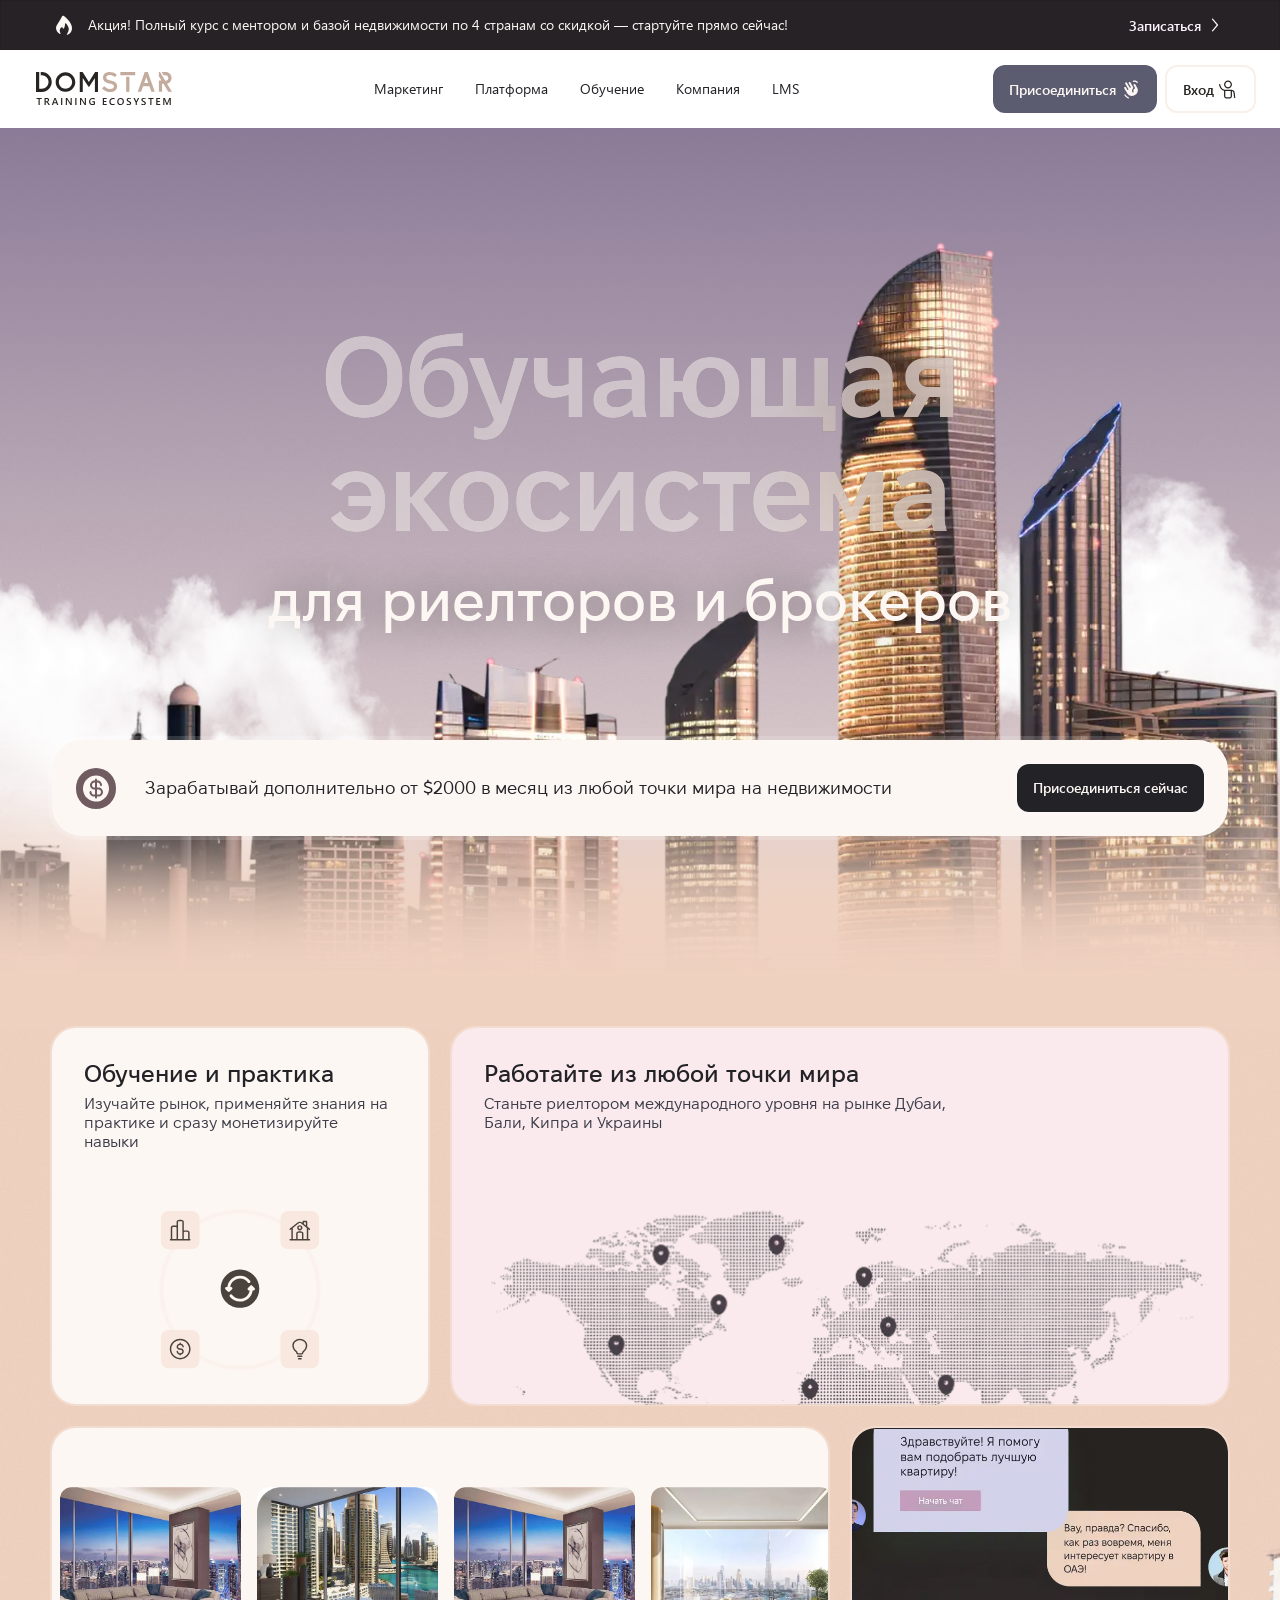
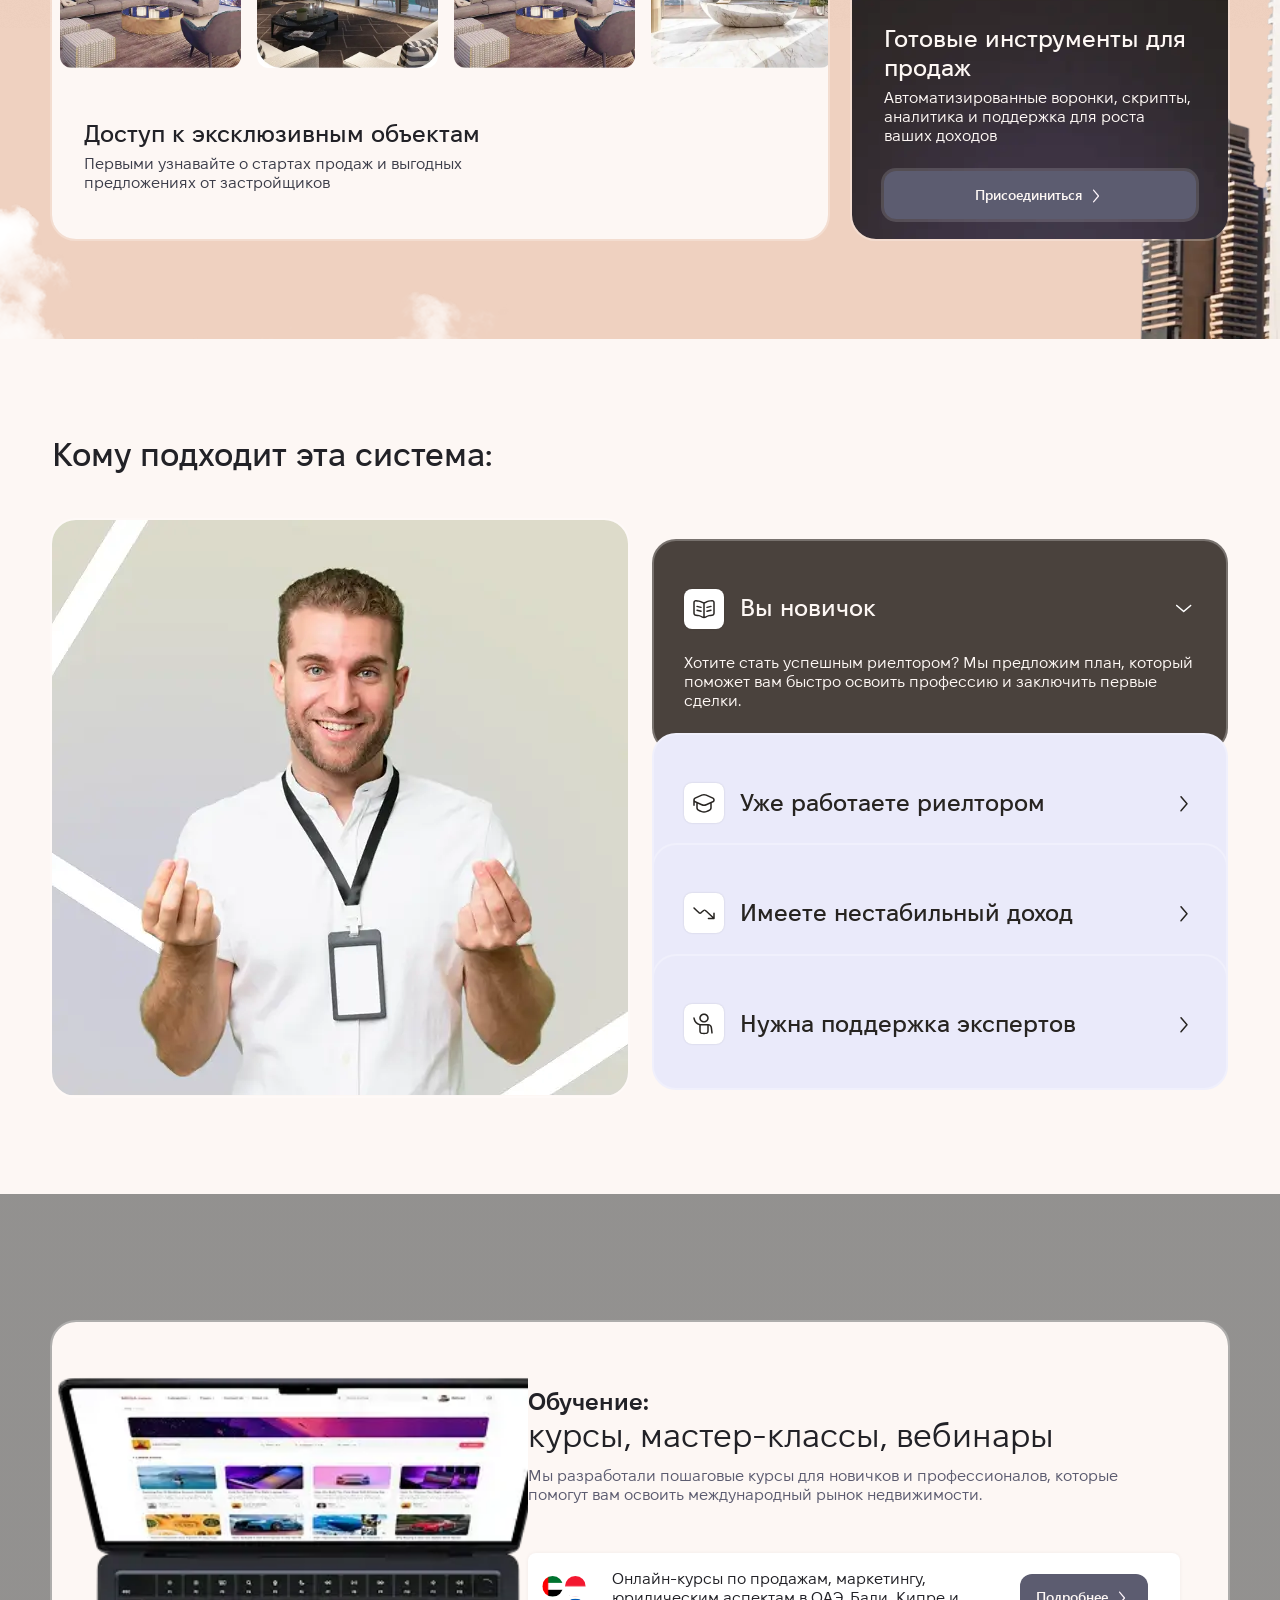
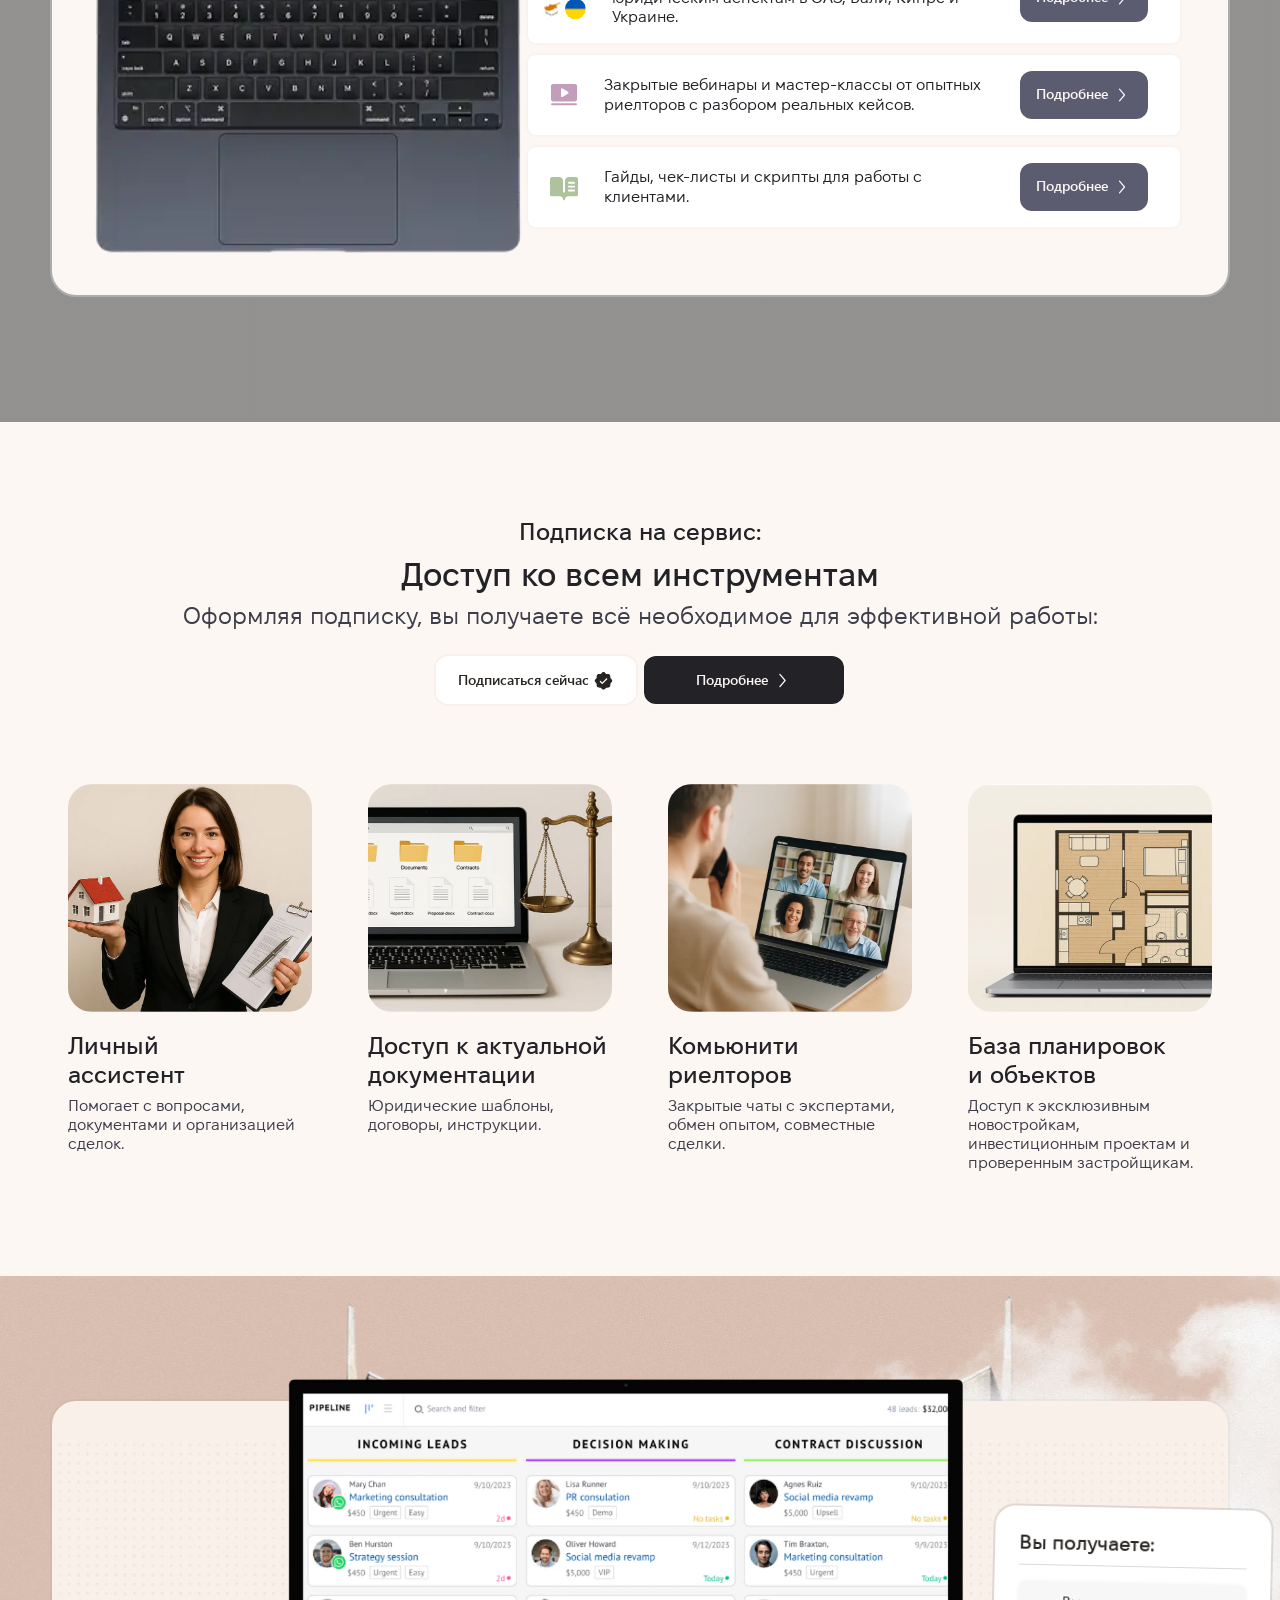
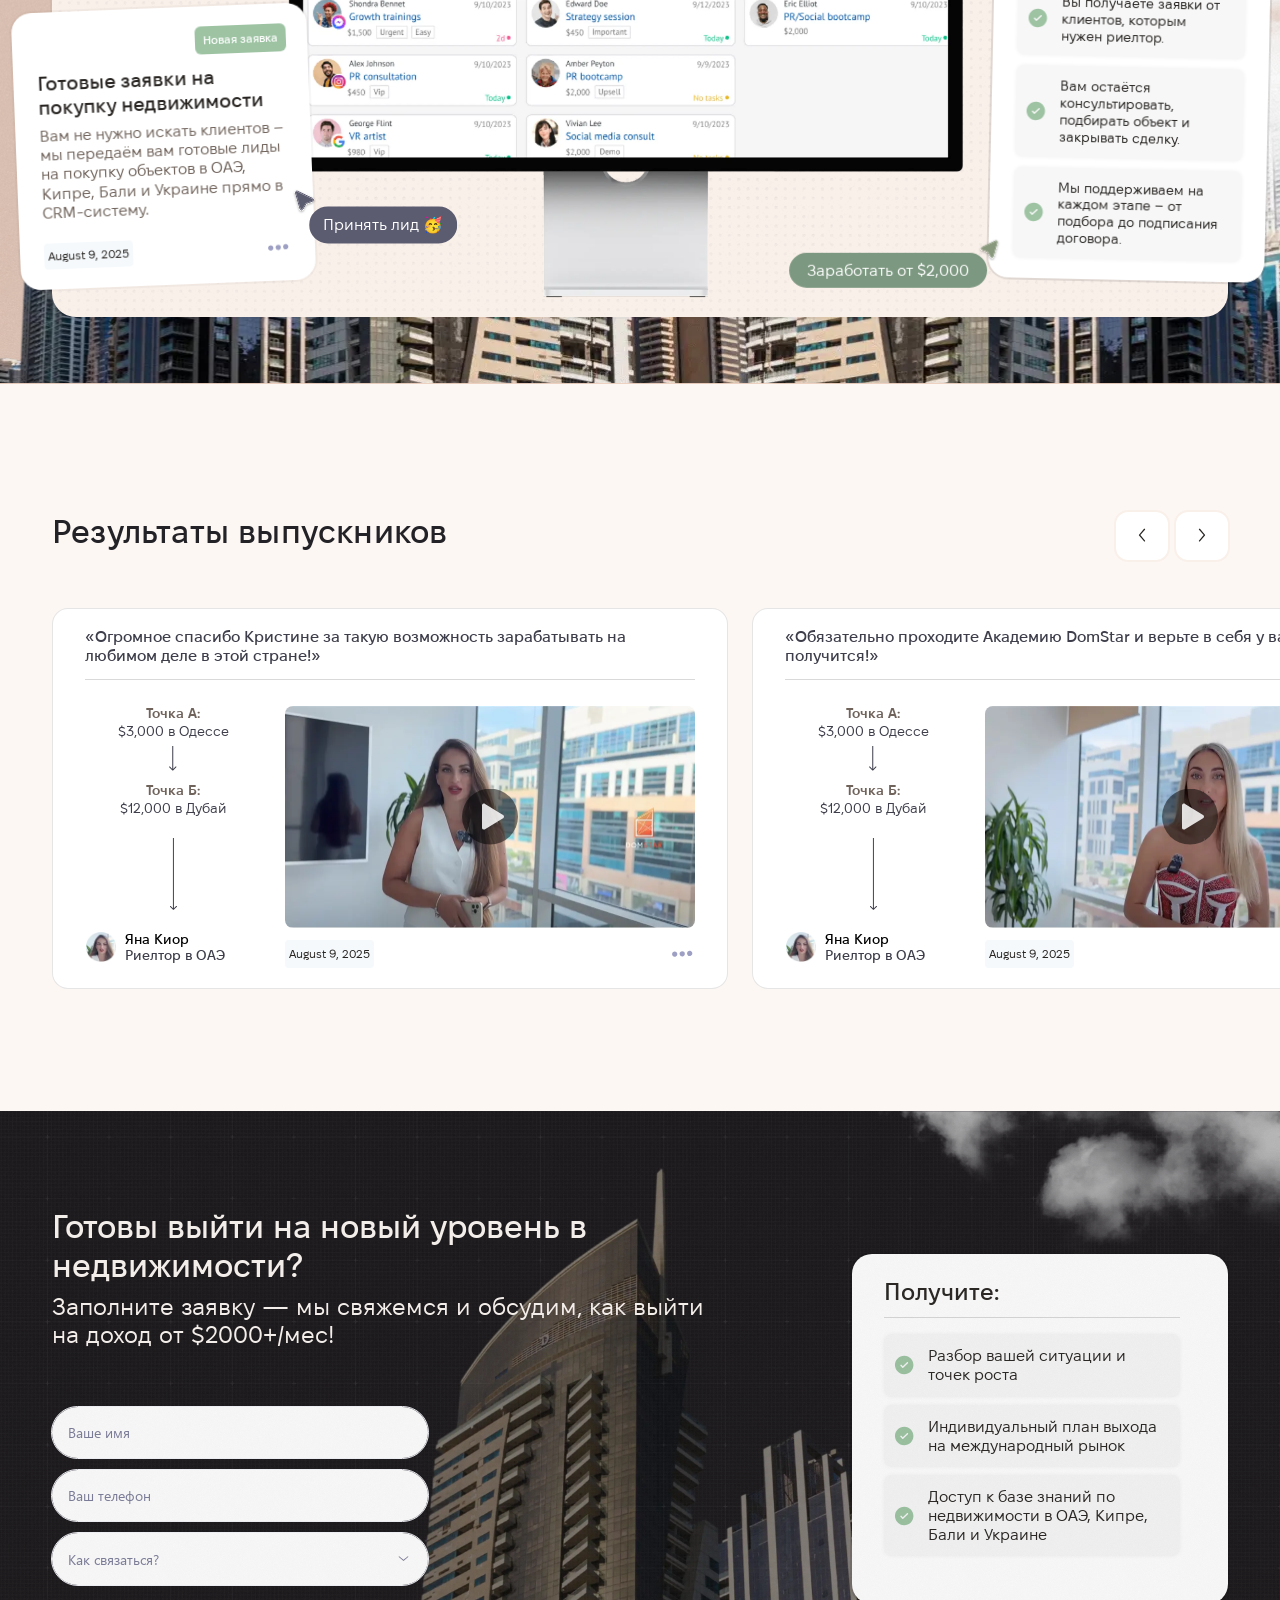
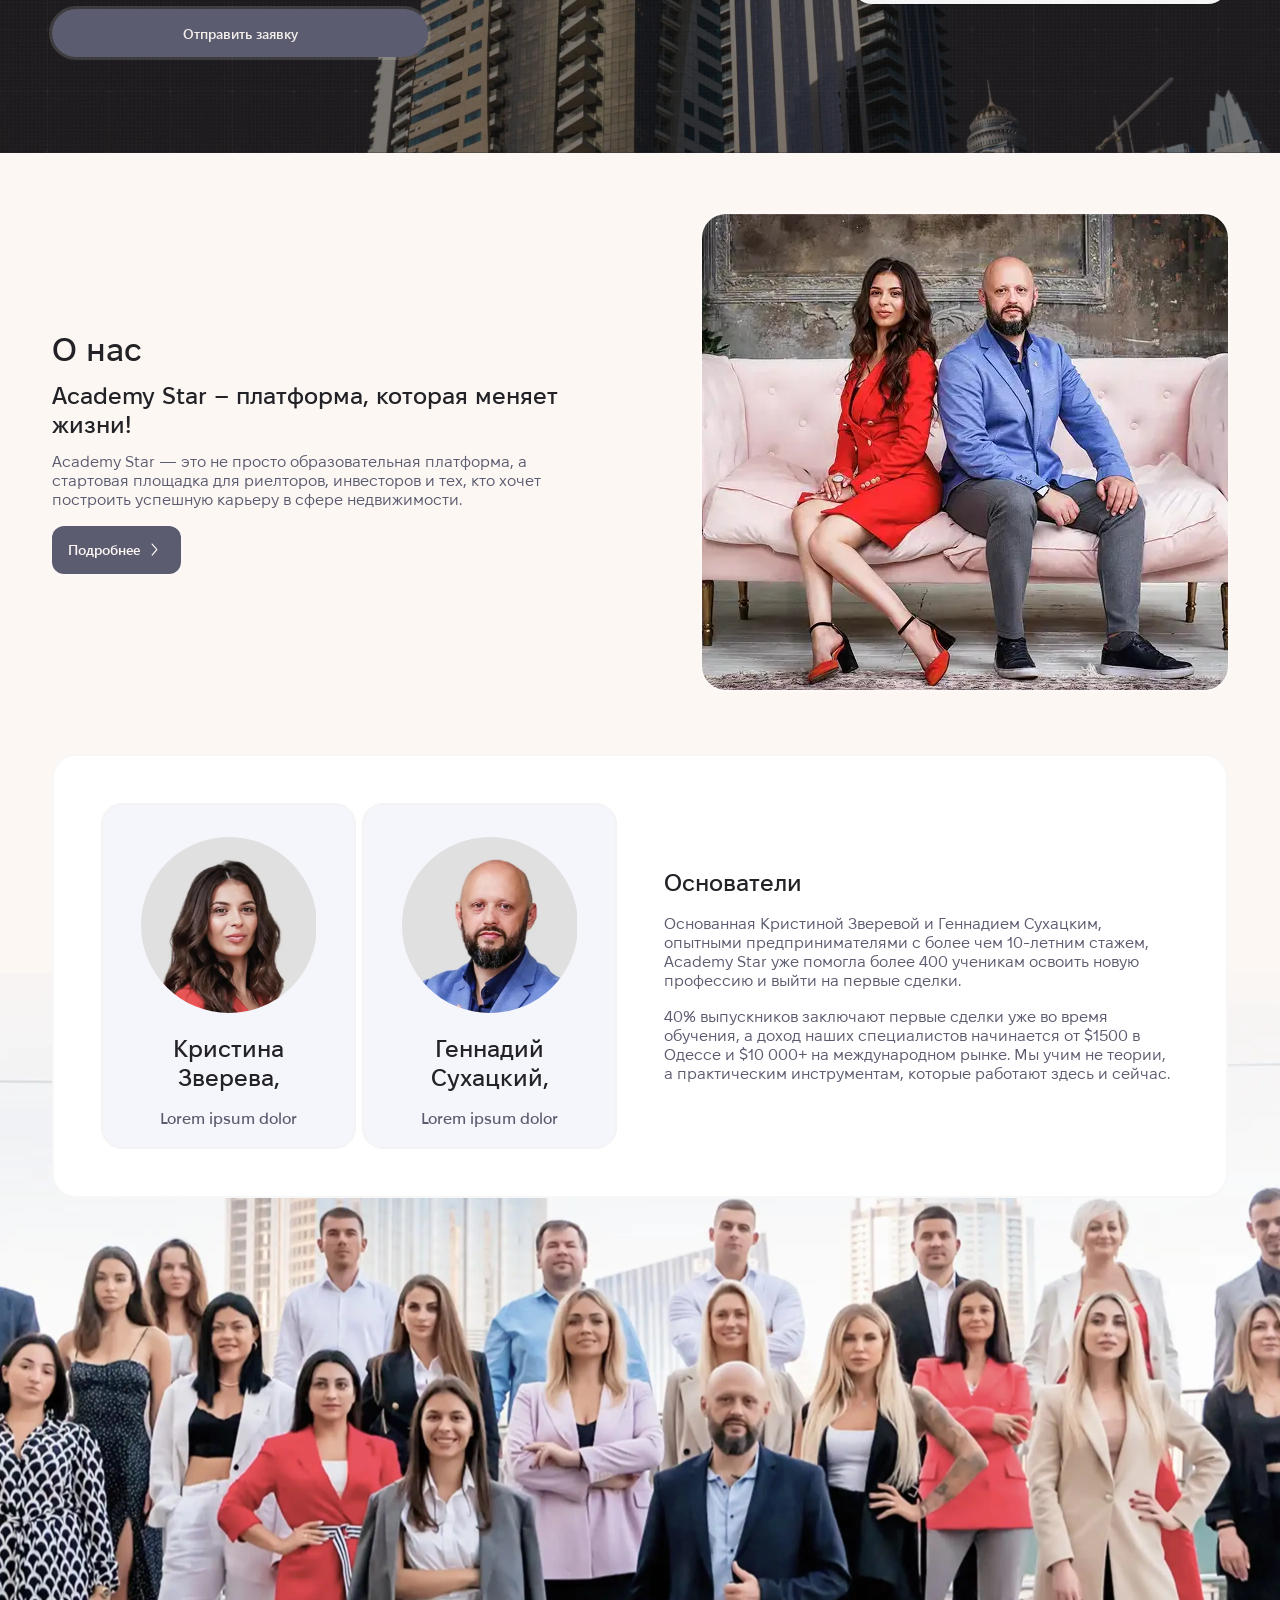
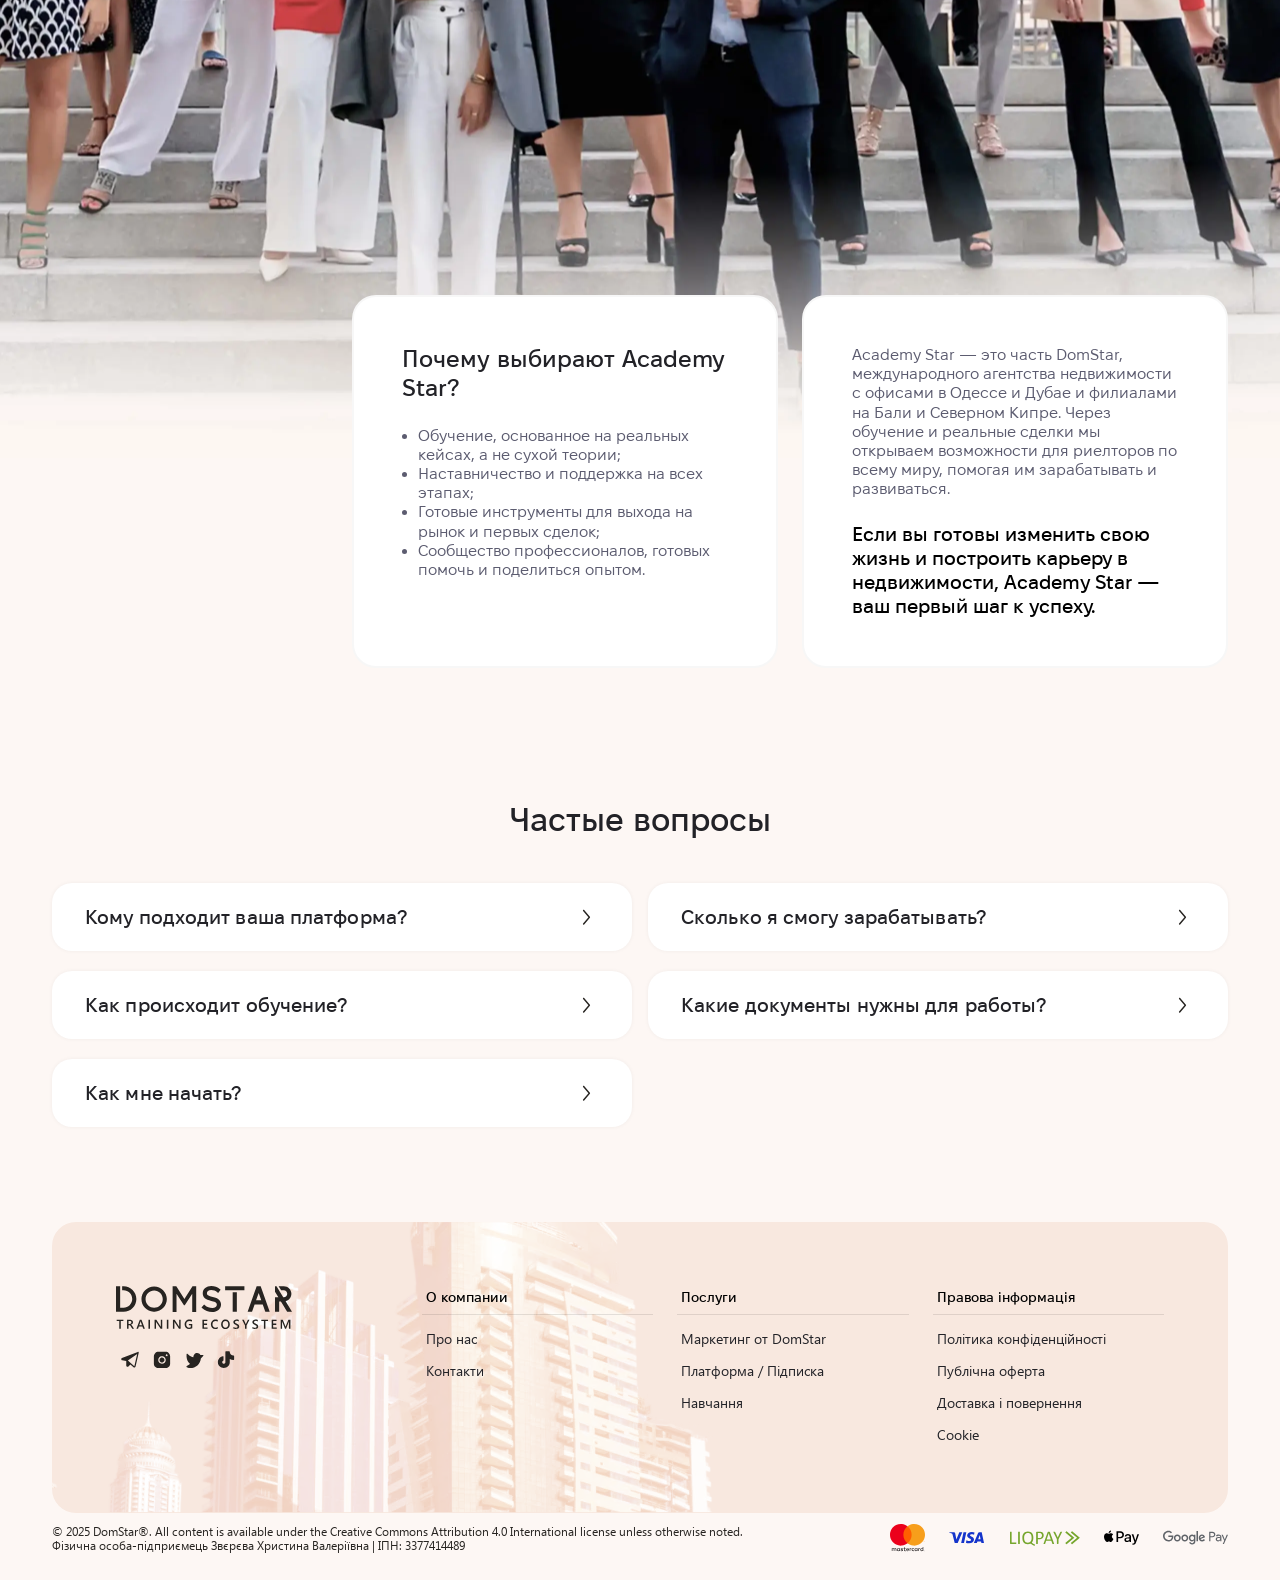
<file: index.html>
<!DOCTYPE html>
<html lang="ru">

<head>
    <meta charset="UTF-8">
    <meta name="viewport" content="width=device-width, initial-scale=1.0">
    <title>DomStar — обучающая экосистема для риелторов и брокеров</title>
    <meta name="description"
        content="DomStar — обучающая экосистема для риелторов и брокеров. Курсы, инструменты, поддержка и база недвижимости по 4 странам. Стартуйте карьеру в недвижимости с нами!">
    <meta name="keywords"
        content="DomStar, обучение риелторов, курсы недвижимости, брокеры, недвижимость, онлайн-курсы, международная недвижимость, Dubai, Бали, Кипр, Украина, обучение, инструменты для риелторов, поддержка, база недвижимости">
    <meta name="author" content="DomStar">
    <meta property="og:title" content="DomStar — обучающая экосистема для риелторов и брокеров">
    <meta property="og:description"
        content="Курсы, инструменты, поддержка и база недвижимости по 4 странам. Стартуйте карьеру в недвижимости с DomStar!">
    <meta property="og:type" content="website">
    <meta property="og:url" content="https://domstar.example.com/">
    <meta property="og:image" content="https://domstar.example.com/img/og-image.jpg">
    <meta name="twitter:card" content="summary_large_image">
    <meta name="twitter:title" content="DomStar — обучающая экосистема для риелторов и брокеров">
    <meta name="twitter:description"
        content="Курсы, инструменты, поддержка и база недвижимости по 4 странам. Стартуйте карьеру в недвижимости с DomStar!">
    <meta name="twitter:image" content="https://domstar.example.com/img/og-image.jpg">
    <link rel="canonical" href="https://domstar.example.com/">

    <link rel="preload" href="style/reset.css" as="style">
    <link rel="preload" href="style/style.css" as="style">
    <link rel="stylesheet" href="style/reset.css">
    <link rel="stylesheet" href="style/style.css">

    <link rel="preload" href="https://cdn.jsdelivr.net/npm/@fancyapps/ui@5/dist/fancybox/fancybox.css" as="style">
    <link rel="stylesheet" href="https://cdn.jsdelivr.net/npm/@fancyapps/ui@5/dist/fancybox/fancybox.css" media="print"
        onload="this.media='all'">
    <link rel="preload" href="style/swiper-bundle.min.css" as="style">
    <link rel="stylesheet" href="style/swiper-bundle.min.css" media="print" onload="this.media='all'">

    <noscript>
        <link rel="stylesheet" href="https://cdn.jsdelivr.net/npm/@fancyapps/ui@5/dist/fancybox/fancybox.css">
        <link rel="stylesheet" href="style/swiper-bundle.min.css">
    </noscript>

</head>

<body>
    <div class="promo-bar">
        <div class="wrapper">
            <img width="24" height="24" src="img/icon1.svg" alt="icon" class="promo-bar__icon">
            <p>
                Акция! Полный курс с ментором и базой недвижимости по 4 странам со
                скидкой — стартуйте прямо сейчас!
            </p>
            <button>
                Записаться
                <img src="img/arrow-right.svg" width="20" height="20" alt="icon">
            </button>
        </div>
    </div>

    <!-- HEADER -->
    <header class="header">
        <div class="header__inner container">
            <a href="/" class="header__logo">
                <img src="img/logo-mobile.svg" width="107" height="26" alt="DOMSTAR Training Ecosystem"
                    class="header__logo-mobile">
                <img src="img/logo.svg" width="136" height="34" alt="DOMSTAR Training Ecosystem"
                    class="header__logo-desktop">
            </a>
            <nav class="nav" aria-label="Главное меню">
                <ul class="nav__list">
                    <li class="nav__item">
                        <a href="marketing.html" class="nav__link">Маркетинг</a>
                    </li>
                    <li class="nav__item">
                        <a href="courses.html" class="nav__link">Платформа</a>
                    </li>
                    <li class="nav__item">
                        <a href="education.html" class="nav__link">Обучение</a>
                    </li>
                    <li class="nav__item">
                        <a href="about-us.html" class="nav__link">Компания</a>
                    </li>
                    <li class="nav__item"><a href="#lms" class="nav__link">LMS</a></li>
                </ul>
            </nav>
            <div class="header__actions">
                <button class="button header__join-button">
                    Присоединиться
                    <img width="20" height="21" src="img/icon-btn1.svg" alt="button icon">
                </button>
                <button class="header__login-link">
                    Вход
                    <img width="20" height="21" src="img/icon-btn2.svg" alt="button icon">
                </button>
            </div>
            <div class="mobile-menu">
                <button class="burger button" aria-label="Open menu" aria-expanded="false">
                    <span class="burger-line"></span>
                    <span class="burger-line"></span>
                    <span class="burger-line"></span>
                </button>
            </div>
            <div class="mobile-links">
                <nav class="nav__list__nav" aria-label="Главное меню">
                    <ul class="nav__list__list">
                        <li class="nav__list__item">
                            <a href="marketing.html" class="nav__list__link">Маркетинг</a>
                        </li>
                        <li class="nav__list__item">
                            <a href="courses.html" class="nav__list__link">Платформа</a>
                        </li>
                        <li class="nav__list__item">
                            <a href="education.html" class="nav__list__link">Обучение</a>
                        </li>
                        <li class="nav__list__item">
                            <a href="about-us.html" class="nav__list__link">Компания</a>
                        </li>
                        <li class="nav__list__item">
                            <a href="#lms" class="nav__list__link">LMS</a>
                        </li>
                    </ul>
                </nav>
                <div class="header__actions">
                    <button class="button header__join-button">
                        Присоединиться
                        <img width="20" height="21" src="img/icon-btn1.svg" alt="button icon">
                    </button>
                    <button class="header__login-link">
                        Вход
                        <img width="20" height="21" src="img/icon-btn2.svg" alt="button icon">
                    </button>
                </div>
                <ul class="nav__list__social">
                    <li class="nav__list__social--item">
                        <a href="/" class="nav__list__link">
                            <img src="img/nav__list__link1.svg" width="20" height="21" alt="icon">
                        </a>
                    </li>

                    <li class="nav__list__social--item">
                        <a href="/" class="nav__list__link">
                            <img src="img/nav__list__link2.svg" width="18" height="17" alt="icon">
                        </a>
                    </li>

                    <li class="nav__list__social--item">
                        <a href="/" class="nav__list__link">
                            <img src="img/nav__list__link3.svg" width="18" height="16" alt="icon">
                        </a>
                    </li>

                    <li class="nav__list__social--item">
                        <a href="/" class="nav__list__link">
                            <img src="img/nav__list__link4.svg" width="18" height="17" alt="icon">
                        </a>
                    </li>
                </ul>
            </div>
        </div>
    </header>

    <!-- HERO SECTION -->
    <main>
        <section class="hero">
            <picture class="hero__picture">
                <source type="image/webp" media="(min-width: 1280px)" srcset="img/hero.webp 1280w" sizes="100vw">
                <source media="(min-width: 1280px)" srcset="img/hero.png 1280w" sizes="100vw">

                <source type="image/webp" media="(min-width: 768px) and (max-width: 1279px)"
                    srcset="img/hero-mobile.webp 768w" sizes="100vw">
                <source media="(min-width: 768px) and (max-width: 1279px)" srcset="img/hero-mobile.png 768w"
                    sizes="100vw">

                <source type="image/webp" media="(max-width: 767px)" srcset="img/hero768.webp 360w" sizes="100vw">
                <source media="(max-width: 767px)" srcset="img/hero768.png 360w" sizes="100vw">

                <img src="img/hero768.webp" alt="Небоскрёбы на фоне неба" class="hero__img" width="360" height="600"
                    fetchpriority="high">
            </picture>

            <picture class="hero__picture--noize">
                <source type="image/webp" media="(min-width: 1280px)" srcset="img/Noise.webp 1280w" sizes="100vw">
                <source media="(min-width: 1280px)" srcset="img/Noise.png 1280w" sizes="100vw">

                <source type="image/webp" media="(max-width: 1279px)" srcset="img/noise-mobile.webp 360w" sizes="100vw">
                <source media="(max-width: 767px)" srcset="img/noise-mobile.png 360w" sizes="100vw">

                <img src="img/noise-mobile.webp" alt="Небоскрёбы на фоне неба" class="hero__img" width="1279"
                    height="600" loading="lazy" style="width: 100%; height: auto; aspect-ratio: 1279/600">
            </picture>

            <div class="hero__content container">
                <div class="hero__title">
                    <h1>Обучающая экосистема</h1>
                    <p class="hero__subtitle">для риелторов и брокеров</p>
                </div>

                <div class="hero__promo">
                    <span class="hero__promo-text">
                        <span><img width="32" height="33" src="img/icon2.svg" alt="icon"></span>
                        Зарабатывай дополнительно от $2000 в месяц из любой точки мира на
                        недвижимости
                    </span>
                    <a href="#join" class="button--primary hero__cta">Присоединиться сейчас</a>
                </div>
            </div>
        </section>

        <div class="feature">
            <div class="wrapper">
                <div class="feature__row">
                    <div class="feature-card">
                        <h3 aria-level="2">Обучение и практика</h3>
                        <p>
                            Изучайте рынок, применяйте знания на практике и сразу
                            монетизируйте навыки
                        </p>
                        <img width="170" height="171" src="img/card1.svg" alt="icon">
                    </div>

                    <div class="feature-card feature-card2">
                        <h3 aria-level="2">
                            Работайте из любой точки мира
                        </h3>
                        <p>
                            Станьте риелтором международного уровня на рынке Дубаи, Бали,
                            Кипра и Украины
                        </p>
                        <picture>
                            <source type="image/webp" srcset="img/card2.webp">
                            <img src="img/card2.png" width="776" height="376" alt="image" loading="lazy">
                        </picture>
                    </div>
                </div>

                <div class="feature__row">
                    <div class="feature-card feature-card4">
                        <h3 aria-level="2">
                            Доступ к эксклюзивным объектам
                        </h3>
                        <p>
                            Первыми узнавайте о стартах продаж и выгодных предложениях от
                            застройщиков
                        </p>
                        <div class="feature-swiper swiper-container">
                            <div class="feature-swiper-wrapper swiper-wrapper">
                                <div class="feature-slide swiper-slide">
                                    <picture>
                                        <source type="image/webp" srcset="img/slider1.webp">
                                        <img src="img/slider1.jpg" width="176" height="176" alt="Company 1"
                                            loading="lazy">
                                    </picture>
                                </div>
                                <div class="feature-slide swiper-slide">
                                    <picture>
                                        <source type="image/webp" srcset="img/slider2.webp">
                                        <img src="img/slider2.jpg" width="176" height="176" alt="Company 2"
                                            loading="lazy">
                                    </picture>
                                </div>
                                <div class="feature-slide swiper-slide">
                                    <picture>
                                        <source type="image/webp" srcset="img/slider3.webp">
                                        <img src="img/slider3.jpg" width="176" height="176" alt="Company 3"
                                            loading="lazy">
                                    </picture>
                                </div>
                                <div class="feature-slide swiper-slide">
                                    <picture>
                                        <source type="image/webp" srcset="img/slider2.webp">
                                        <img src="img/slider2.jpg" width="176" height="176" alt="Company 2"
                                            loading="lazy">
                                    </picture>
                                </div>
                                <div class="feature-slide swiper-slide">
                                    <picture>
                                        <source type="image/webp" srcset="img/slider1.webp">
                                        <img src="img/slider1.jpg" width="176" height="176" alt="Company 1"
                                            loading="lazy">
                                    </picture>
                                </div>
                                <div class="feature-slide swiper-slide">
                                    <picture>
                                        <source type="image/webp" srcset="img/slider3.webp">
                                        <img src="img/slider3.jpg" width="176" height="176" alt="Company 3"
                                            loading="lazy">
                                    </picture>
                                </div>
                            </div>
                        </div>
                    </div>
                    <div class="feature-card feature-card3">
                        <picture>
                            <source type="image/webp" srcset="img/card3.webp">
                            <img width="170" height="171" src="img/card3.png" alt="icon" loading="lazy">
                        </picture>
                        <h3 aria-level="2">
                            Готовые инструменты для продаж
                        </h3>
                        <p>
                            Автоматизированные воронки, скрипты, аналитика и поддержка для
                            роста ваших доходов
                        </p>
                        <a href="/" class="button">Присоединиться <img src="img/arrow-right.svg" alt="icon"></a>
                    </div>
                </div>
            </div>

            <picture class="hero__picture">
                <source type="image/webp" media="(min-width: 1280px)" srcset="img/realEstateSection.webp 1280w"
                    sizes="100vw">
                <source media="(min-width: 1280px)" srcset="img/realEstateSection.png 1280w" sizes="100vw">

                <source type="image/webp" media="(max-width: 1279px)" srcset="img/realEstateSection-mobile.webp 360w"
                    sizes="100vw">
                <source media="(max-width: 767px)" srcset="img/realEstateSection-mobile.png 360w" sizes="100vw">

                <img src="img/realEstateSection-mobile.webp" alt="Небоскрёбы на фоне неба" class="hero__img" width="360"
                    height="600" loading="lazy">
            </picture>

            <picture class="hero__picture--noize">
                <source type="image/webp" media="(min-width: 1280px)" srcset="img/Noise.webp 1280w" sizes="100vw">
                <source media="(min-width: 1280px)" srcset="img/Noise.png 1280w" sizes="100vw">

                <source type="image/webp" media="(max-width: 1279px)" srcset="img/noise-mobile.webp 360w" sizes="100vw">
                <source media="(max-width: 767px)" srcset="img/noise-mobile.png 360w" sizes="100vw">

                <img src="img/noise-mobile.webp" alt="Небоскрёбы на фоне неба" class="hero__img" width="1279"
                    height="600" loading="lazy" style="width: 100%; height: auto; aspect-ratio: 1279/600">
            </picture>
        </div>

        <section class="system-fit">
            <div class="wrapper">
                <h2>Кому подходит эта система:</h2>
                <div class="system-fit__box">
                    <div class="system-fit__box-img">
                        <picture>
                            <source type="image/webp" srcset="img/targetAudienceSection.webp">
                            <img src="img/targetAudienceSection.png" width="576" height="576" alt="" loading="lazy">
                        </picture>
                    </div>
                    <div class="system-fit__box-accardion">
                        <div class="accordion">
                            <div class="accordion-item active">
                                <div class="accordion-header">
                                    <img width="24" height="25" src="img/accardion-icon1.svg" alt="icon"
                                        class="accordion-header-icon">
                                    Вы новичок
                                    <img width="24" height="25" src="img/accrdion-arrow.svg" alt="icon"
                                        class="accordion-header-arrow">
                                </div>
                                <div class="accordion-content">
                                    <p>
                                        Хотите стать успешным риелтором? Мы предложим план,
                                        который поможет вам быстро освоить профессию и заключить
                                        первые сделки.
                                    </p>
                                </div>
                            </div>

                            <div class="accordion-item">
                                <div class="accordion-header">
                                    <img width="24" height="25" src="img/accardion-icon2.svg" alt="icon"
                                        class="accordion-header-icon">
                                    Уже работаете риелтором
                                    <img width="24" height="25" src="img/accrdion-arrow.svg" alt="icon"
                                        class="accordion-header-arrow">
                                </div>
                                <div class="accordion-content">
                                    <p>
                                        Хотите стать успешным риелтором? Мы предложим план,
                                        который поможет вам быстро освоить профессию и заключить
                                        первые сделки.
                                    </p>
                                </div>
                            </div>

                            <div class="accordion-item">
                                <div class="accordion-header">
                                    <img width="24" height="25" src="img/accardion-icon3.svg" alt="icon"
                                        class="accordion-header-icon">
                                    Имеете нестабильный доход
                                    <img width="24" height="25" src="img/accrdion-arrow.svg" alt="icon"
                                        class="accordion-header-arrow">
                                </div>
                                <div class="accordion-content">
                                    <p>
                                        Хотите стать успешным риелтором? Мы предложим план,
                                        который поможет вам быстро освоить профессию и заключить
                                        первые сделки.
                                    </p>
                                </div>
                            </div>

                            <div class="accordion-item">
                                <div class="accordion-header">
                                    <img width="24" height="25" src="img/accardion-icon4.svg" alt="icon"
                                        class="accordion-header-icon">
                                    Нужна <br> поддержка экспертов
                                    <img width="24" height="25" src="img/accrdion-arrow.svg" alt="icon"
                                        class="accordion-header-arrow">
                                </div>
                                <div class="accordion-content">
                                    <p>
                                        Хотите стать успешным риелтором? Мы предложим план,
                                        который поможет вам быстро освоить профессию и заключить
                                        первые сделки.
                                    </p>
                                </div>
                            </div>
                        </div>
                    </div>
                </div>
            </div>
        </section>

        <section class="education parallax">
            <div class="wrapper">
                <div class="education__img">
                    <picture>
                        <source type="image/webp" media="(min-width: 1280px)" srcset="img/education__img.webp 1280w"
                            sizes="100vw">
                        <source media="(min-width: 1280px)" srcset="img/education__img.png 1280w" sizes="100vw">

                        <source type="image/webp" media="(max-width: 1279px)" srcset="img/education__img-mob.webp 360w"
                            sizes="100vw">
                        <source media="(max-width: 767px)" srcset="img/education__img-mob.png 360w" sizes="100vw">

                        <img src="img/education__img-mob.webp" alt="" width="360" height="600" loading="lazy">
                    </picture>
                </div>
                <div class="education__content">
                    <div class="education__content-title">
                        <h2>Обучение:</h2>
                        <h3>курсы, мастер-классы, вебинары</h3>
                        <p>
                            Мы разработали пошаговые курсы для новичков и профессионалов,
                            которые помогут вам освоить международный рынок недвижимости.
                        </p>
                    </div>

                    <div class="education__content-grid">
                        <div class="education__content-card">
                            <div class="education__content-img">
                                <img src="img/education__content-card1.svg" width="50" height="49" alt="icon">
                            </div>
                            <p>
                                Онлайн-курсы по продажам, маркетингу, юридическим аспектам в
                                ОАЭ, Бали, Кипре и Украине.
                            </p>
                            <a href="/">Подробнее
                                <img src="img/arrow-right.svg" width="20" height="20" alt="icon">
                            </a>
                        </div>

                        <div class="education__content-card">
                            <div class="education__content-img">
                                <img src="img/education__content-card2.svg" width="32" height="33" alt="icon">
                            </div>
                            <p>
                                Закрытые вебинары и мастер-классы от опытных риелторов с
                                разбором реальных кейсов.
                            </p>
                            <a href="/">Подробнее
                                <img src="img/arrow-right.svg" width="20" height="20" alt="icon">
                            </a>
                        </div>

                        <div class="education__content-card">
                            <div class="education__content-img">
                                <img src="img/education__content-card3.svg" width="32" height="33" alt="icon">
                            </div>
                            <p>Гайды, чек-листы и скрипты для работы с клиентами.</p>
                            <a href="/">Подробнее
                                <img src="img/arrow-right.svg" width="20" height="20" alt="icon">
                            </a>
                        </div>
                    </div>
                </div>
            </div>
        </section>

        <section class="subscription-service">
            <div class="wrapper">
                <div class="subscription-service__title">
                    <div class="subscription-service__title-text">
                        <h2>Подписка на сервис:</h2>
                        <h3>Доступ ко всем инструментам</h3>
                        <p>
                            Оформляя подписку, вы получаете всё необходимое для эффективной
                            работы:
                        </p>
                    </div>
                    <div class="subscription-service__title-btn">
                        <a href="/" class="button--secondary">Подписаться сейчас
                            <img src="img/icon-btn0.svg" width="21" height="21" alt="icon">
                        </a>
                        <a href="/" class="button--primary">Подробнее
                            <img src="img/arrow-right.svg" width="21" height="21" alt="icon">
                        </a>
                    </div>
                </div>
                <div class="subscription-service__content">
                    <div class="subscription-service__card">
                        <div class="subscription-service__card-img">
                            <picture>
                                <source type="image/webp" srcset="img/targetAudienceSection1.webp">
                                <img src="img/targetAudienceSection1.jpg" width="256" height="228" alt=""
                                    loading="lazy">
                            </picture>
                        </div>
                        <div class="subscription-service__card-content">
                            <h3>
                                Личный <br>
                                ассистент
                            </h3>
                            <p>Помогает с вопросами, документами и организацией сделок.</p>
                        </div>
                    </div>

                    <div class="subscription-service__card">
                        <div class="subscription-service__card-img">
                            <picture>
                                <source type="image/webp" srcset="img/targetAudienceSection2.webp">
                                <img src="img/targetAudienceSection2.jpg" width="256" height="228" alt=""
                                    loading="lazy">
                            </picture>
                        </div>
                        <div class="subscription-service__card-content">
                            <h3>
                                Доступ к актуальной <br>
                                документации
                            </h3>
                            <p>Юридические шаблоны, договоры, инструкции.</p>
                        </div>
                    </div>

                    <div class="subscription-service__card">
                        <div class="subscription-service__card-img">
                            <picture>
                                <source type="image/webp" srcset="img/targetAudienceSection3.webp">
                                <img src="img/targetAudienceSection3.jpg" width="256" height="228" alt=""
                                    loading="lazy">
                            </picture>
                        </div>
                        <div class="subscription-service__card-content">
                            <h3>
                                Комьюнити <br>
                                риелторов
                            </h3>
                            <p>
                                Закрытые чаты с экспертами, обмен опытом, совместные сделки.
                            </p>
                        </div>
                    </div>

                    <div class="subscription-service__card">
                        <div class="subscription-service__card-img">
                            <picture>
                                <source type="image/webp" srcset="img/targetAudienceSection4.webp">
                                <img src="img/targetAudienceSection4.jpg" width="256" height="228" alt=""
                                    loading="lazy">
                            </picture>
                        </div>
                        <div class="subscription-service__card-content">
                            <h3>
                                База планировок <br>
                                и объектов
                            </h3>
                            <p>
                                Доступ к эксклюзивным новостройкам, инвестиционным проектам и
                                проверенным застройщикам.
                            </p>
                        </div>
                    </div>
                </div>
            </div>
        </section>

        <div class="advantages-cta">
            <div class="wrapper">
                <div class="advantages-cta-img">
                    <picture>
                        <source type="image/webp" srcset="img/img2.webp">
                        <img src="img/img.png" width="550" height="412" alt="/" loading="lazy">
                    </picture>
                </div>
                <div class="advantages-cta-content">
                    <div class="advantages-cta-conten-card1">
                        <div class="advantages-cta-conten-card1-content1">
                            <div class="advantages-cta-title">
                                <h3>Готовые заявки на покупку недвижимости</h3>
                                <p>
                                    Вам не нужно искать клиентов – мы передаём вам готовые лиды
                                    на покупку объектов в ОАЭ, Кипре, Бали и Украине прямо в
                                    CRM-систему.
                                </p>
                            </div>
                            <div class="advantages-cta-date">
                                <p class="advantages-cta-date-text">August 9, 2025</p>
                                <img width="26" height="26" src="img/icons.svg" alt="icon">
                            </div>
                        </div>

                        <p class="advantages-cta-badge">Новая заявка</p>

                        <p class="advantages-cta-arrow">Принять лид 🥳</p>
                    </div>
                    <aside class="lead-management__card lead-management__card--aside"
                        aria-labelledby="lead-benefits-title">
                        <h3 id="lead-benefits-title" class="lead-management__card-title">
                            Вы получаете:
                        </h3>
                        <ul class="lead-management__benefits-list">
                            <li class="lead-management__benefits-item">
                                <img src="img/icons1.svg" width="26" height="26"
                                    alt="Green checkmark symbol indicating successful completion or approval, set against a circular background with a calm and positive tone"
                                    aria-hidden="true" class="lead-management__benefits-icon">
                                <span class="lead-management__benefits-text">Вы получаете заявки от клиентов, которым
                                    нужен
                                    риелтор.</span>
                            </li>
                            <li class="lead-management__benefits-item">
                                <img src="img/icons1.svg" width="26" height="26"
                                    alt="Green checkmark symbol indicating successful completion or approval, set against a circular background with a calm and positive tone"
                                    aria-hidden="true" class="lead-management__benefits-icon">
                                <span class="lead-management__benefits-text">Вам остаётся консультировать, подбирать
                                    объект и закрывать
                                    сделку.</span>
                            </li>
                            <li class="lead-management__benefits-item">
                                <img src="img/icons1.svg" width="26" height="26"
                                    alt="Green checkmark symbol indicating successful completion or approval, set against a circular background with a calm and positive tone"
                                    aria-hidden="true" class="lead-management__benefits-icon">
                                <span class="lead-management__benefits-text">Мы поддерживаем на каждом этапе – от
                                    подбора до подписания
                                    договора.</span>
                            </li>
                        </ul>
                        <p class="lead-management__badge lead-management__badge--green" aria-live="polite">
                            Заработать от $2,000
                        </p>
                    </aside>
                </div>
            </div>

            <div class="advantages-cta-banner">
                <picture>
                    <source type="image/webp" srcset="img/bg-img2.webp">
                    <img src="img/bg-img2.png" width="1920" height="708" alt="/" loading="lazy">
                </picture>
            </div>
        </div>

        <section class="graduates" aria-labelledby="graduates-title">
            <div class="container">
                <div class="graduates__header">
                    <h2 id="graduates-title" class="graduates__title">
                        Результаты выпускников
                    </h2>

                    <nav class="graduates__nav" aria-label="Навигация по отзывам">
                        <button class="swiper-button-prev" aria-label="Предыдущий отзыв">
                            <img width="20" height="21" src="img/prev.svg" alt="icon">
                        </button>
                        <button class="swiper-button-next" aria-label="Следующий отзыв">
                            <img width="20" height="21" src="img/next.svg" alt="icon">
                        </button>
                    </nav>
                </div>

                <div class="graduates__slider swiper" role="region" aria-labelledby="graduates-title">
                    <div class="swiper-wrapper">
                        <div class="graduates__slide swiper-slide">
                            <blockquote class="graduates__quote">
                                <p>
                                    «Огромное спасибо Кристине за такую возможность зарабатывать
                                    на любимом деле в этой стране!»
                                </p>
                            </blockquote>

                            <div class="graduates__quote-box">
                                <figure class="graduates__video">
                                    <a data-fancybox="graduates-videos"
                                        href="https://youtu.be/vuMyYFvnTXg?si=hY_1S7w5_j503H0o"
                                        class="graduates__video-link" aria-label="Смотреть видео отзыв Яна Киор">
                                        <picture>
                                            <source type="image/webp" srcset="img/video-banner1.webp" width="412"
                                                height="222">
                                            <img src="img/video-banner1.jpg" alt="Видео отзыв Яна Киор" width="412"
                                                height="222" loading="lazy">
                                        </picture>
                                        <span class="graduates__video-play" aria-hidden="true">
                                            <img src="img/play-btn.svg" width="56" height="57" alt="Play button">
                                        </span>
                                    </a>
                                    <figcaption class="visually-hidden">
                                        <time class="graduates__date" datetime="2025-08-09">August 9, 2025</time>
                                        <img width="26" height="26" src="img/icons.svg" alt="icon">
                                    </figcaption>
                                </figure>
                                <div class="graduates__quote-content">
                                    <dl class="graduates__points">
                                        <div class="graduates__point">
                                            <dt>Точка А:</dt>
                                            <dd>$3,000 в Одессе</dd>
                                        </div>
                                        <div class="graduates__point">
                                            <dt>Точка Б:</dt>
                                            <dd>$12,000 в Дубай</dd>
                                        </div>
                                    </dl>
                                    <div class="graduates__points-arrow">
                                        <img src="img/arrow-right2.svg" width="73" height="8" alt="icon">
                                    </div>
                                    <div class="graduates__meta">
                                        <div class="graduates__author">
                                            <picture>
                                                <source type="image/webp" srcset="img/avatar1.webp">
                                                <img src="img/avatar1.png" alt="Яна Киор, Риелтор в ОАЭ"
                                                    class="graduates__avatar" width="48" height="48" loading="lazy">
                                            </picture>
                                        </div>
                                        <p class="graduates__name">
                                            Яна Киор<br>
                                            <span>Риелтор в ОАЭ</span>
                                        </p>
                                    </div>
                                </div>
                            </div>
                        </div>

                        <div class="graduates__slide swiper-slide">
                            <blockquote class="graduates__quote">
                                <p>
                                    «Обязательно проходите Академию DomStar и верьте в себя у
                                    вас всё получится!»
                                </p>
                            </blockquote>

                            <div class="graduates__quote-box">
                                <figure class="graduates__video">
                                    <a data-fancybox="graduates-videos"
                                        href="https://youtu.be/vuMyYFvnTXg?si=hY_1S7w5_j503H0o"
                                        class="graduates__video-link" aria-label="Смотреть видео отзыв Яна Киор">
                                        <picture>
                                            <source type="image/webp" srcset="img/video-banner2.webp" width="412"
                                                height="222">
                                            <img src="img/video-banner2.jpg" alt="Видео отзыв Яна Киор" width="412"
                                                height="222" loading="lazy">
                                        </picture>
                                        <span class="graduates__video-play" aria-hidden="true">
                                            <img src="img/play-btn.svg" width="56" height="57" alt="">
                                        </span>
                                    </a>
                                    <figcaption class="visually-hidden">
                                        <time class="graduates__date" datetime="2025-08-09">August 9, 2025</time>
                                        <img width="26" height="26" src="img/icons.svg" alt="icon">
                                    </figcaption>
                                </figure>
                                <div class="graduates__quote-content">
                                    <dl class="graduates__points">
                                        <div class="graduates__point">
                                            <dt>Точка А:</dt>
                                            <dd>$3,000 в Одессе</dd>
                                        </div>
                                        <div class="graduates__point">
                                            <dt>Точка Б:</dt>
                                            <dd>$12,000 в Дубай</dd>
                                        </div>
                                    </dl>
                                    <div class="graduates__points-arrow">
                                        <img src="img/arrow-right2.svg" width="73" height="8" alt="icon">
                                    </div>
                                    <div class="graduates__meta">
                                        <div class="graduates__author">
                                            <picture>
                                                <source type="image/webp" srcset="img/avatar1.webp">
                                                <img src="img/avatar1.png" alt="Яна Киор, Риелтор в ОАЭ"
                                                    class="graduates__avatar" width="48" height="48" loading="lazy">
                                            </picture>
                                        </div>
                                        <p class="graduates__name">
                                            Яна Киор<br>
                                            <span>Риелтор в ОАЭ</span>
                                        </p>
                                    </div>
                                </div>
                            </div>
                        </div>

                        <div class="graduates__slide swiper-slide">
                            <blockquote class="graduates__quote">
                                <p>
                                    «Огромное спасибо Кристине за такую возможность зарабатывать
                                    на любимом деле в этой стране!»
                                </p>
                            </blockquote>

                            <div class="graduates__quote-box">
                                <figure class="graduates__video">
                                    <a data-fancybox="graduates-videos"
                                        href="https://youtu.be/vuMyYFvnTXg?si=hY_1S7w5_j503H0o"
                                        class="graduates__video-link" aria-label="Смотреть видео отзыв Яна Киор">
                                        <picture>
                                            <source type="image/webp" srcset="img/video-banner1.webp" width="412"
                                                height="222">
                                            <img src="img/video-banner1.jpg" alt="Видео отзыв Яна Киор" width="412"
                                                height="222" loading="lazy">
                                        </picture>
                                        <span class="graduates__video-play" aria-hidden="true">
                                            <img src="img/play-btn.svg" width="56" height="57" alt="">
                                        </span>
                                    </a>
                                    <figcaption class="visually-hidden">
                                        <time class="graduates__date" datetime="2025-08-09">August 9, 2025</time>
                                        <img width="26" height="26" src="img/icons.svg" alt="icon">
                                    </figcaption>
                                </figure>
                                <div class="graduates__quote-content">
                                    <dl class="graduates__points">
                                        <div class="graduates__point">
                                            <dt>Точка А:</dt>
                                            <dd>$3,000 в Одессе</dd>
                                        </div>
                                        <div class="graduates__point">
                                            <dt>Точка Б:</dt>
                                            <dd>$12,000 в Дубай</dd>
                                        </div>
                                    </dl>
                                    <div class="graduates__points-arrow">
                                        <img src="img/arrow-right2.svg" width="73" height="8" alt="icon">
                                    </div>
                                    <div class="graduates__meta">
                                        <div class="graduates__author">
                                            <picture>
                                                <source type="image/webp" srcset="img/avatar1.webp">
                                                <img src="img/avatar1.png" alt="Яна Киор, Риелтор в ОАЭ"
                                                    class="graduates__avatar" width="48" height="48" loading="lazy">
                                            </picture>
                                        </div>
                                        <p class="graduates__name">
                                            Яна Киор<br>
                                            <span>Риелтор в ОАЭ</span>
                                        </p>
                                    </div>
                                </div>
                            </div>
                        </div>

                        <div class="graduates__slide swiper-slide">
                            <blockquote class="graduates__quote">
                                <p>
                                    «Обязательно проходите Академию DomStar и верьте в себя у
                                    вас всё получится!»
                                </p>
                            </blockquote>

                            <div class="graduates__quote-box">
                                <figure class="graduates__video">
                                    <a data-fancybox="graduates-videos"
                                        href="https://youtu.be/vuMyYFvnTXg?si=hY_1S7w5_j503H0o"
                                        class="graduates__video-link" aria-label="Смотреть видео отзыв Яна Киор">
                                        <picture>
                                            <source type="image/webp" srcset="img/video-banner2.webp" width="412"
                                                height="222">
                                            <img src="img/video-banner2.jpg" alt="Видео отзыв Яна Киор" width="412"
                                                height="222" loading="lazy">
                                        </picture>
                                        <span class="graduates__video-play" aria-hidden="true">
                                            <img src="img/play-btn.svg" width="56" height="57" alt="">
                                        </span>
                                    </a>
                                    <figcaption class="visually-hidden">
                                        <time class="graduates__date" datetime="2025-08-09">August 9, 2025</time>
                                        <img width="26" height="26" src="img/icons.svg" alt="icon">
                                    </figcaption>
                                </figure>
                                <div class="graduates__quote-content">
                                    <dl class="graduates__points">
                                        <div class="graduates__point">
                                            <dt>Точка А:</dt>
                                            <dd>$3,000 в Одессе</dd>
                                        </div>
                                        <div class="graduates__point">
                                            <dt>Точка Б:</dt>
                                            <dd>$12,000 в Дубай</dd>
                                        </div>
                                    </dl>
                                    <div class="graduates__points-arrow">
                                        <img src="img/arrow-right2.svg" width="73" height="8" alt="icon">
                                    </div>
                                    <div class="graduates__meta">
                                        <div class="graduates__author">
                                            <picture>
                                                <source type="image/webp" srcset="img/avatar1.webp">
                                                <img src="img/avatar1.png" alt="Яна Киор, Риелтор в ОАЭ"
                                                    class="graduates__avatar" width="48" height="48" loading="lazy">
                                            </picture>
                                        </div>
                                        <p class="graduates__name">
                                            Яна Киор<br>
                                            <span>Риелтор в ОАЭ</span>
                                        </p>
                                    </div>
                                </div>
                            </div>
                        </div>

                        <div class="graduates__slide swiper-slide">
                            <blockquote class="graduates__quote">
                                <p>
                                    «Огромное спасибо Кристине за такую возможность зарабатывать
                                    на любимом деле в этой стране!»
                                </p>
                            </blockquote>

                            <div class="graduates__quote-box">
                                <figure class="graduates__video">
                                    <a data-fancybox="graduates-videos"
                                        href="https://youtu.be/vuMyYFvnTXg?si=hY_1S7w5_j503H0o"
                                        class="graduates__video-link" aria-label="Смотреть видео отзыв Яна Киор">
                                        <picture>
                                            <source type="image/webp" srcset="img/video-banner1.webp" width="412"
                                                height="222">
                                            <img src="img/video-banner1.jpg" alt="Видео отзыв Яна Киор" width="412"
                                                height="222" loading="lazy">
                                        </picture>
                                        <span class="graduates__video-play" aria-hidden="true">
                                            <img src="img/play-btn.svg" width="56" height="57" alt="">
                                        </span>
                                    </a>
                                    <figcaption class="visually-hidden">
                                        <time class="graduates__date" datetime="2025-08-09">August 9, 2025</time>
                                        <img width="26" height="26" src="img/icons.svg" alt="icon">
                                    </figcaption>
                                </figure>
                                <div class="graduates__quote-content">
                                    <dl class="graduates__points">
                                        <div class="graduates__point">
                                            <dt>Точка А:</dt>
                                            <dd>$3,000 в Одессе</dd>
                                        </div>
                                        <div class="graduates__point">
                                            <dt>Точка Б:</dt>
                                            <dd>$12,000 в Дубай</dd>
                                        </div>
                                    </dl>
                                    <div class="graduates__points-arrow">
                                        <img src="img/arrow-right2.svg" width="73" height="8" alt="icon">
                                    </div>
                                    <div class="graduates__meta">
                                        <div class="graduates__author">
                                            <picture>
                                                <source type="image/webp" srcset="img/avatar1.webp">
                                                <img src="img/avatar1.png" alt="Яна Киор, Риелтор в ОАЭ"
                                                    class="graduates__avatar" width="48" height="48" loading="lazy">
                                            </picture>
                                        </div>
                                        <p class="graduates__name">
                                            Яна Киор<br>
                                            <span>Риелтор в ОАЭ</span>
                                        </p>
                                    </div>
                                </div>
                            </div>
                        </div>

                        <div class="graduates__slide swiper-slide">
                            <blockquote class="graduates__quote">
                                <p>
                                    «Обязательно проходите Академию DomStar и верьте в себя у
                                    вас всё получится!»
                                </p>
                            </blockquote>

                            <div class="graduates__quote-box">
                                <figure class="graduates__video">
                                    <a data-fancybox="graduates-videos"
                                        href="https://youtu.be/vuMyYFvnTXg?si=hY_1S7w5_j503H0o"
                                        class="graduates__video-link" aria-label="Смотреть видео отзыв Яна Киор">
                                        <picture>
                                            <source type="image/webp" srcset="img/video-banner2.webp" width="412"
                                                height="222">
                                            <img src="img/video-banner2.jpg" alt="Видео отзыв Яна Киор" width="412"
                                                height="222" loading="lazy">
                                        </picture>
                                        <span class="graduates__video-play" aria-hidden="true">
                                            <img src="img/play-btn.svg" width="56" height="57" alt="">
                                        </span>
                                    </a>
                                    <figcaption class="visually-hidden">
                                        <time class="graduates__date" datetime="2025-08-09">August 9, 2025</time>
                                        <img width="26" height="26" src="img/icons.svg" alt="icon">
                                    </figcaption>
                                </figure>
                                <div class="graduates__quote-content">
                                    <dl class="graduates__points">
                                        <div class="graduates__point">
                                            <dt>Точка А:</dt>
                                            <dd>$3,000 в Одессе</dd>
                                        </div>
                                        <div class="graduates__point">
                                            <dt>Точка Б:</dt>
                                            <dd>$12,000 в Дубай</dd>
                                        </div>
                                    </dl>
                                    <div class="graduates__points-arrow">
                                        <img src="img/arrow-right2.svg" width="73" height="8" alt="icon">
                                    </div>
                                    <div class="graduates__meta">
                                        <div class="graduates__author">
                                            <picture>
                                                <source type="image/webp" srcset="img/avatar1.webp">
                                                <img src="img/avatar1.png" alt="Яна Киор, Риелтор в ОАЭ"
                                                    class="graduates__avatar" width="48" height="48" loading="lazy">
                                            </picture>
                                        </div>
                                        <p class="graduates__name">
                                            Яна Киор<br>
                                            <span>Риелтор в ОАЭ</span>
                                        </p>
                                    </div>
                                </div>
                            </div>
                        </div>
                    </div>
                </div>
            </div>
        </section>

        <section class="cta" aria-labelledby="cta-title">
            <div class="wrapper">
                <div class="cta__form">
                    <div class="cta__title">
                        <h2 id="cta-title">
                            Готовы выйти на новый уровень в недвижимости?
                        </h2>
                        <p>
                            Заполните заявку — мы свяжемся и обсудим, как выйти на доход от
                            $2000+/мес!
                        </p>
                    </div>
                    <form autocomplete="on" aria-label="Форма заявки на консультацию">
                        <div class="cta__form-col">
                            <input type="text" id="cta-name" name="name" placeholder="Ваше имя" required
                                autocomplete="name">
                            <input type="tel" id="cta-phone" name="phone" placeholder="Ваш телефон" required
                                autocomplete="tel" pattern="[\d\s\-\+\(\)]*" aria-label="Телефон">

                            <div class="select-wrapper">
                                <select id="contact-method" name="contact-method" aria-label="Выберите способ связи">
                                    <option value="contact">Как связаться?</option>
                                    <option value="phone">По телефону</option>
                                    <option value="email">По электронной почте</option>
                                    <option value="whatsapp">Через WhatsApp</option>
                                </select>
                            </div>
                        </div>

                        <button type="submit" class="button" aria-label="Отправить заявку">
                            Отправить заявку
                        </button>
                    </form>
                </div>
                <aside class="lead-management__card lead-management__card--aside"
                    aria-labelledby="lead-benefits-title-cta">
                    <h3 id="lead-benefits-title-cta" class="lead-management__card-title">
                        Получите:
                    </h3>
                    <ul class="lead-management__benefits-list">
                        <li class="lead-management__benefits-item">
                            <img src="img/icons1.svg" width="26" height="26"
                                alt="Green checkmark symbol indicating successful completion or approval, set against a circular background with a calm and positive tone"
                                aria-hidden="true" class="lead-management__benefits-icon">
                            <span class="lead-management__benefits-text">Разбор вашей ситуации и точек роста</span>
                        </li>
                        <li class="lead-management__benefits-item">
                            <img src="img/icons1.svg" width="26" height="26"
                                alt="Green checkmark symbol representing successful completion or approval, set against a circular background with a calm and positive tone"
                                aria-hidden="true" class="lead-management__benefits-icon">
                            <span class="lead-management__benefits-text">Индивидуальный план выхода на международный
                                рынок</span>
                        </li>
                        <li class="lead-management__benefits-item">
                            <img src="img/icons1.svg" width="26" height="26"
                                alt="Green checkmark symbol representing successful completion or approval, set against a circular background with a calm and positive tone"
                                aria-hidden="true" class="lead-management__benefits-icon">
                            <span class="lead-management__benefits-text">Доступ к базе знаний по недвижимости в ОАЭ,
                                Кипре, Бали и
                                Украине</span>
                        </li>
                    </ul>
                </aside>
            </div>
            <div class="cta__bg" aria-hidden="true">
                <picture>
                    <source type="image/webp" srcset="img/cta__bg.webp">
                    <img src="img/cta__bg.png" width="1920" height="881" alt="" loading="lazy">
                </picture>
            </div>
        </section>

        <section class="about" aria-labelledby="about-title">
            <div class="wrapper">
                <div class="about__inner">
                    <div class="about__content">
                        <h2 id="about-title">О нас</h2>
                        <h3 class="about__subtitle">
                            Academy Star – платформа, которая меняет жизни!
                        </h3>
                        <p>
                            <strong>Academy Star</strong> — это не просто образовательная
                            платформа, а стартовая площадка для риелторов, инвесторов и тех,
                            кто хочет построить успешную карьеру в сфере недвижимости.
                        </p>
                        <a href="/" class="about__link" aria-label="Подробнее о платформе Academy Star">Подробнее</a>
                    </div>
                    <figure class="about__image">
                        <picture>
                            <source type="image/webp" srcset="img/about.webp">
                            <img src="img/about.jpg" width="526" height="476" alt="Команда Academy Star и обучающиеся"
                                loading="lazy">
                        </picture>
                        <figcaption class="visually-hidden">
                            Команда Academy Star и обучающиеся
                        </figcaption>
                    </figure>
                </div>

                <div class="about__main" aria-labelledby="about-founders-title">
                    <div class="about__main-img">
                        <picture>
                            <source type="image/webp" srcset="img/team.webp">
                            <img src="img/team.jpg" width="1920" height="1090" alt="Команда Academy Star"
                                loading="lazy">
                        </picture>
                    </div>

                    <div class="about__main-top">
                        <div class="about__main-top--cards" role="list" aria-label="Основатели">
                            <div class="about__main-top--card" role="listitem">
                                <figure>
                                    <picture>
                                        <source type="image/webp" srcset="img/avatar01.webp">
                                        <img src="img/avatar01.png" width="176" height="176"
                                            alt="Портрет Кристины Зверевой" loading="lazy">
                                    </picture>
                                    <figcaption class="visually-hidden">
                                        Кристина Зверева, <span>Lorem ipsum dolor</span>
                                    </figcaption>
                                </figure>
                            </div>

                            <div class="about__main-top--card" role="listitem">
                                <figure>
                                    <picture>
                                        <source type="image/webp" srcset="img/avatar02.webp">
                                        <img src="img/avatar02.png" width="176" height="176"
                                            alt="Портрет Геннадия Сухацкого" loading="lazy">
                                    </picture>
                                    <figcaption class="visually-hidden">
                                        Геннадий Сухацкий, <span>Lorem ipsum dolor</span>
                                    </figcaption>
                                </figure>
                            </div>
                        </div>
                        <div class="about__main-top--content">
                            <h3 id="about-founders-title">Основатели</h3>
                            <div class="about__main-top--text">
                                <p>
                                    Основанная Кристиной Зверевой и Геннадием Сухацким, опытными
                                    предпринимателями с более чем 10-летним стажем, Academy Star
                                    уже помогла более 400 ученикам освоить новую профессию и
                                    выйти на первые сделки.
                                </p>
                                <p>
                                    40% выпускников заключают первые сделки уже во время
                                    обучения, а доход наших специалистов начинается от $1500 в
                                    Одессе и $10 000+ на международном рынке. Мы учим не теории,
                                    а практическим инструментам, которые работают здесь и
                                    сейчас.
                                </p>
                            </div>
                        </div>
                    </div>

                    <div class="about__main-bottom">
                        <div class="about__main-bottom--card">
                            <h4>Почему выбирают Academy Star?</h4>
                            <ul>
                                <li>
                                    Обучение, основанное на реальных кейсах, а не сухой теории;
                                </li>
                                <li>Наставничество и поддержка на всех этапах;</li>
                                <li>
                                    Готовые инструменты для выхода на рынок и первых сделок;
                                </li>
                                <li>
                                    Сообщество профессионалов, готовых помочь и поделиться
                                    опытом.
                                </li>
                            </ul>
                        </div>
                        <div class="about__main-bottom--card">
                            <p>
                                Academy Star — это часть DomStar, международного агентства
                                недвижимости с офисами в Одессе и Дубае и филиалами на Бали и
                                Северном Кипре. Через обучение и реальные сделки мы открываем
                                возможности для риелторов по всему миру, помогая им
                                зарабатывать и развиваться.
                            </p>
                            <strong>Если вы готовы изменить свою жизнь и построить карьеру в
                                недвижимости, Academy Star — ваш первый шаг к успеху.</strong>
                        </div>
                    </div>
                </div>
            </div>
        </section>

        <section class="faq" aria-labelledby="faq-title">
            <div class="wrapper">
                <h2 id="faq-title" class="faq-title">Частые вопросы</h2>
                <div class="faq__box">
                    <div class="faq__box-inner">
                        <div class="faq-item">
                            <button class="faq-question" aria-expanded="false" aria-controls="faq-answer-1"
                                id="faq-question-1">
                                Кому подходит ваша платформа?
                            </button>
                            <div id="faq-answer-1" class="faq-answer" role="region" aria-labelledby="faq-question-1">
                                <p>
                                    Платформа подходит для людей, желающих обучаться и
                                    развиваться в новой области.
                                </p>
                            </div>
                        </div>
                        <div class="faq-item">
                            <button class="faq-question" aria-expanded="false" aria-controls="faq-answer-2"
                                id="faq-question-2">
                                Как происходит обучение?
                            </button>
                            <div id="faq-answer-2" class="faq-answer" role="region" aria-labelledby="faq-question-2">
                                <p>
                                    Обучение происходит через онлайн-курсы с видеоуроками и
                                    заданиями.
                                </p>
                            </div>
                        </div>
                        <div class="faq-item">
                            <button class="faq-question" aria-expanded="false" aria-controls="faq-answer-3"
                                id="faq-question-3">
                                Как мне начать?
                            </button>
                            <div id="faq-answer-3" class="faq-answer" role="region" aria-labelledby="faq-question-3">
                                <p>
                                    Для начала необходимо зарегистрироваться и пройти вводный
                                    курс.
                                </p>
                            </div>
                        </div>
                    </div>
                    <div class="faq__box-inner">
                        <div class="faq-item">
                            <button class="faq-question" aria-expanded="false" aria-controls="faq-answer-4"
                                id="faq-question-4">
                                Сколько я смогу зарабатывать?
                            </button>
                            <div id="faq-answer-4" class="faq-answer" role="region" aria-labelledby="faq-question-4">
                                <p>
                                    Заработок зависит от ваших усилий и вовлеченности в процесс.
                                </p>
                            </div>
                        </div>
                        <div class="faq-item">
                            <button class="faq-question" aria-expanded="false" aria-controls="faq-answer-5"
                                id="faq-question-5">
                                Какие документы нужны для работы?
                            </button>
                            <div id="faq-answer-5" class="faq-answer" role="region" aria-labelledby="faq-question-5">
                                <p>
                                    Для работы потребуются базовые документы, такие как паспорт
                                    и ИНН.
                                </p>
                            </div>
                        </div>
                    </div>
                </div>
            </div>
        </section>
    </main>

    <footer class="footer">
        <div class="footer__wrapper wrapper">
            <div class="footer__top">
                <div class="footer__brand">
                    <div class="footer__logo">
                        <a href="/" aria-label="Academy Star - главная страница">
                            <img src="img/logo-footer.svg" width="176" height="43" alt="Academy Star Logo"
                                loading="lazy">
                        </a>
                    </div>
                    <ul class="footer__social-list" aria-label="Социальные сети">
                        <li class="footer__social-item">
                            <a href="#" aria-label="Instagram Academy Star" class="footer__social-link" rel="noopener"
                                target="_blank">
                                <img src="img/social1.svg" width="20" height="21" alt="Instagram">
                            </a>
                        </li>
                        <li class="footer__social-item">
                            <a href="#" aria-label="Telegram Academy Star" class="footer__social-link" rel="noopener"
                                target="_blank">
                                <img src="img/social2.svg" width="20" height="21" alt="Telegram">
                            </a>
                        </li>
                        <li class="footer__social-item">
                            <a href="#" aria-label="Facebook Academy Star" class="footer__social-link" rel="noopener"
                                target="_blank">
                                <img src="img/social3.svg" width="20" height="21" alt="Facebook">
                            </a>
                        </li>
                        <li class="footer__social-item">
                            <a href="#" aria-label="YouTube Academy Star" class="footer__social-link" rel="noopener"
                                target="_blank">
                                <img src="img/social4.svg" width="20" height="21" alt="YouTube">
                            </a>
                        </li>
                    </ul>
                </div>
                <nav class="footer__nav" aria-label="Footer Navigation">
                    <div class="footer__nav-col">
                        <h3 id="footer-about-title" class="footer__nav-title">
                            О компании
                        </h3>
                        <ul class="footer__nav-list" aria-labelledby="footer-about-title">
                            <li class="footer__nav-item">
                                <a href="/" class="footer__nav-link">Про нас</a>
                            </li>
                            <li class="footer__nav-item">
                                <a href="/" class="footer__nav-link">Контакти</a>
                            </li>
                        </ul>
                    </div>
                    <div class="footer__nav-col">
                        <h3 id="footer-services-title" class="footer__nav-title">
                            Послуги
                        </h3>
                        <ul class="footer__nav-list" aria-labelledby="footer-services-title">
                            <li class="footer__nav-item">
                                <a href="/" class="footer__nav-link">Маркетинг от DomStar</a>
                            </li>
                            <li class="footer__nav-item">
                                <a href="/" class="footer__nav-link">Платформа / Підписка</a>
                            </li>
                            <li class="footer__nav-item">
                                <a href="/" class="footer__nav-link">Навчання</a>
                            </li>
                        </ul>
                    </div>
                    <div class="footer__nav-col">
                        <h3 id="footer-legal-title" class="footer__nav-title">
                            Правова інформація
                        </h3>
                        <ul class="footer__nav-list" aria-labelledby="footer-legal-title">
                            <li class="footer__nav-item">
                                <a href="/" class="footer__nav-link">Політика конфіденційності</a>
                            </li>
                            <li class="footer__nav-item">
                                <a href="/" class="footer__nav-link">Публічна оферта</a>
                            </li>
                            <li class="footer__nav-item">
                                <a href="/" class="footer__nav-link">Доставка і повернення</a>
                            </li>
                            <li class="footer__nav-item">
                                <a href="/" class="footer__nav-link">Cookie</a>
                            </li>
                        </ul>
                    </div>
                </nav>
                <div class="footer__bg" aria-hidden="true">
                    <picture>
                        <source type="image/webp" srcset="img/footer-bg.webp">
                        <img src="img/footer-bg.png" width="1920" height="290" alt="" loading="lazy">
                    </picture>
                </div>
            </div>
            <div class="footer__bottom">
                <p class="footer__copyright">
                    © 2025 DomStar®. All content is available under the Creative Commons
                    Attribution 4.0 International license unless otherwise noted.<br>
                    <span lang="uk">Фізична особа-підприємець Звєрєва Христина Валеріївна | ІПН:
                        3377414489</span>
                </p>
                <ul class="footer__payment-list" aria-label="Способы оплаты">
                    <li class="footer__payment-item">
                        <img src="img/MasterCard.svg" width="35" height="36" alt="MasterCard" loading="lazy">
                    </li>
                    <li class="footer__payment-item">
                        <img src="img/Visa.svg" width="35" height="36" alt="Visa" loading="lazy">
                    </li>
                    <li class="footer__payment-item">
                        <img src="img/Visa2.svg" width="72" height="36" alt="Visa" loading="lazy">
                    </li>
                    <li class="footer__payment-item">
                        <img src="img/Visa3.svg" width="35" height="36" alt="Visa" loading="lazy">
                    </li>
                    <li class="footer__payment-item">
                        <img src="img/GooglePay.svg" width="65" height="36" alt="Google Pay" loading="lazy">
                    </li>
                </ul>
            </div>
        </div>
    </footer>

    <div class="menu-overlay"></div>
    <script src="script/jquery-3.7.0.min.js" defer></script>
    <script src="script/swiper-bundle.min.js" defer></script>
    <script src="https://cdn.jsdelivr.net/npm/@fancyapps/ui@5/dist/fancybox/fancybox.umd.js" defer></script>
    <script src="script/main.js" defer></script>
</body>

</html>
</file>
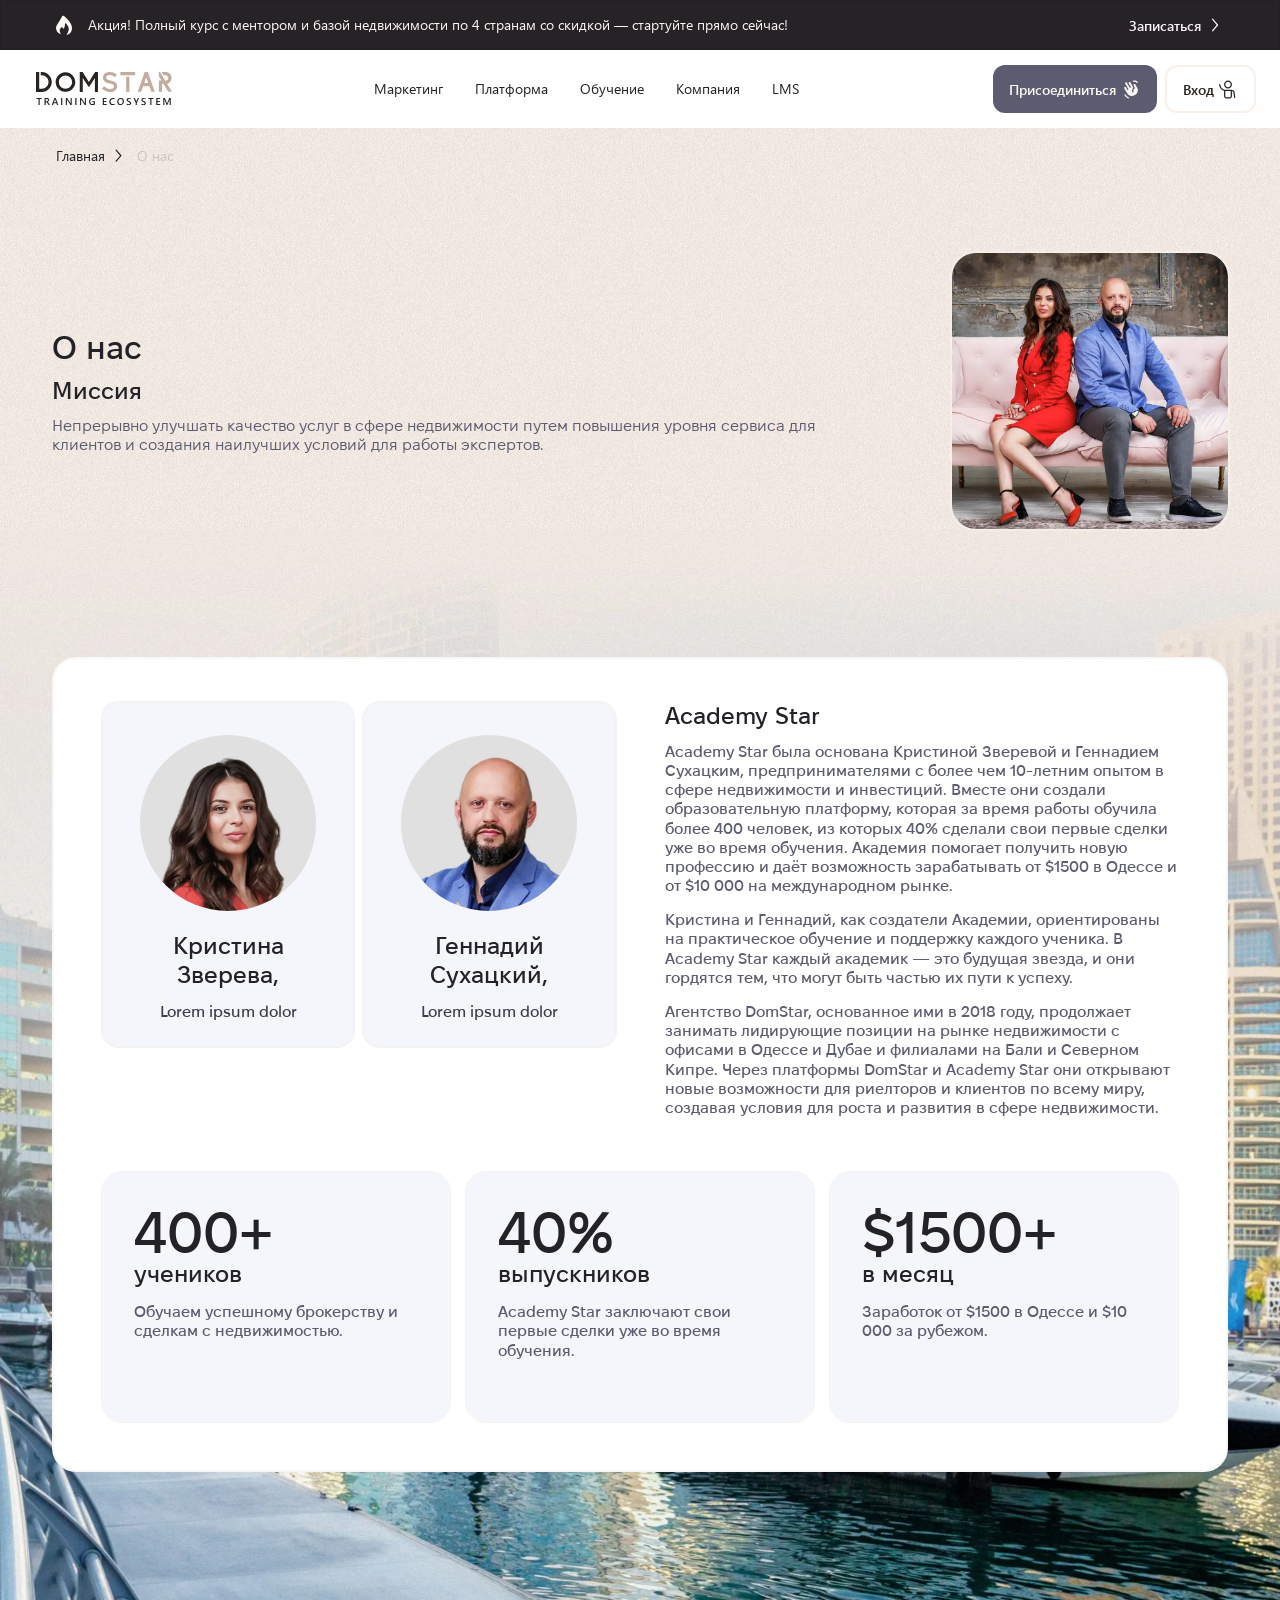
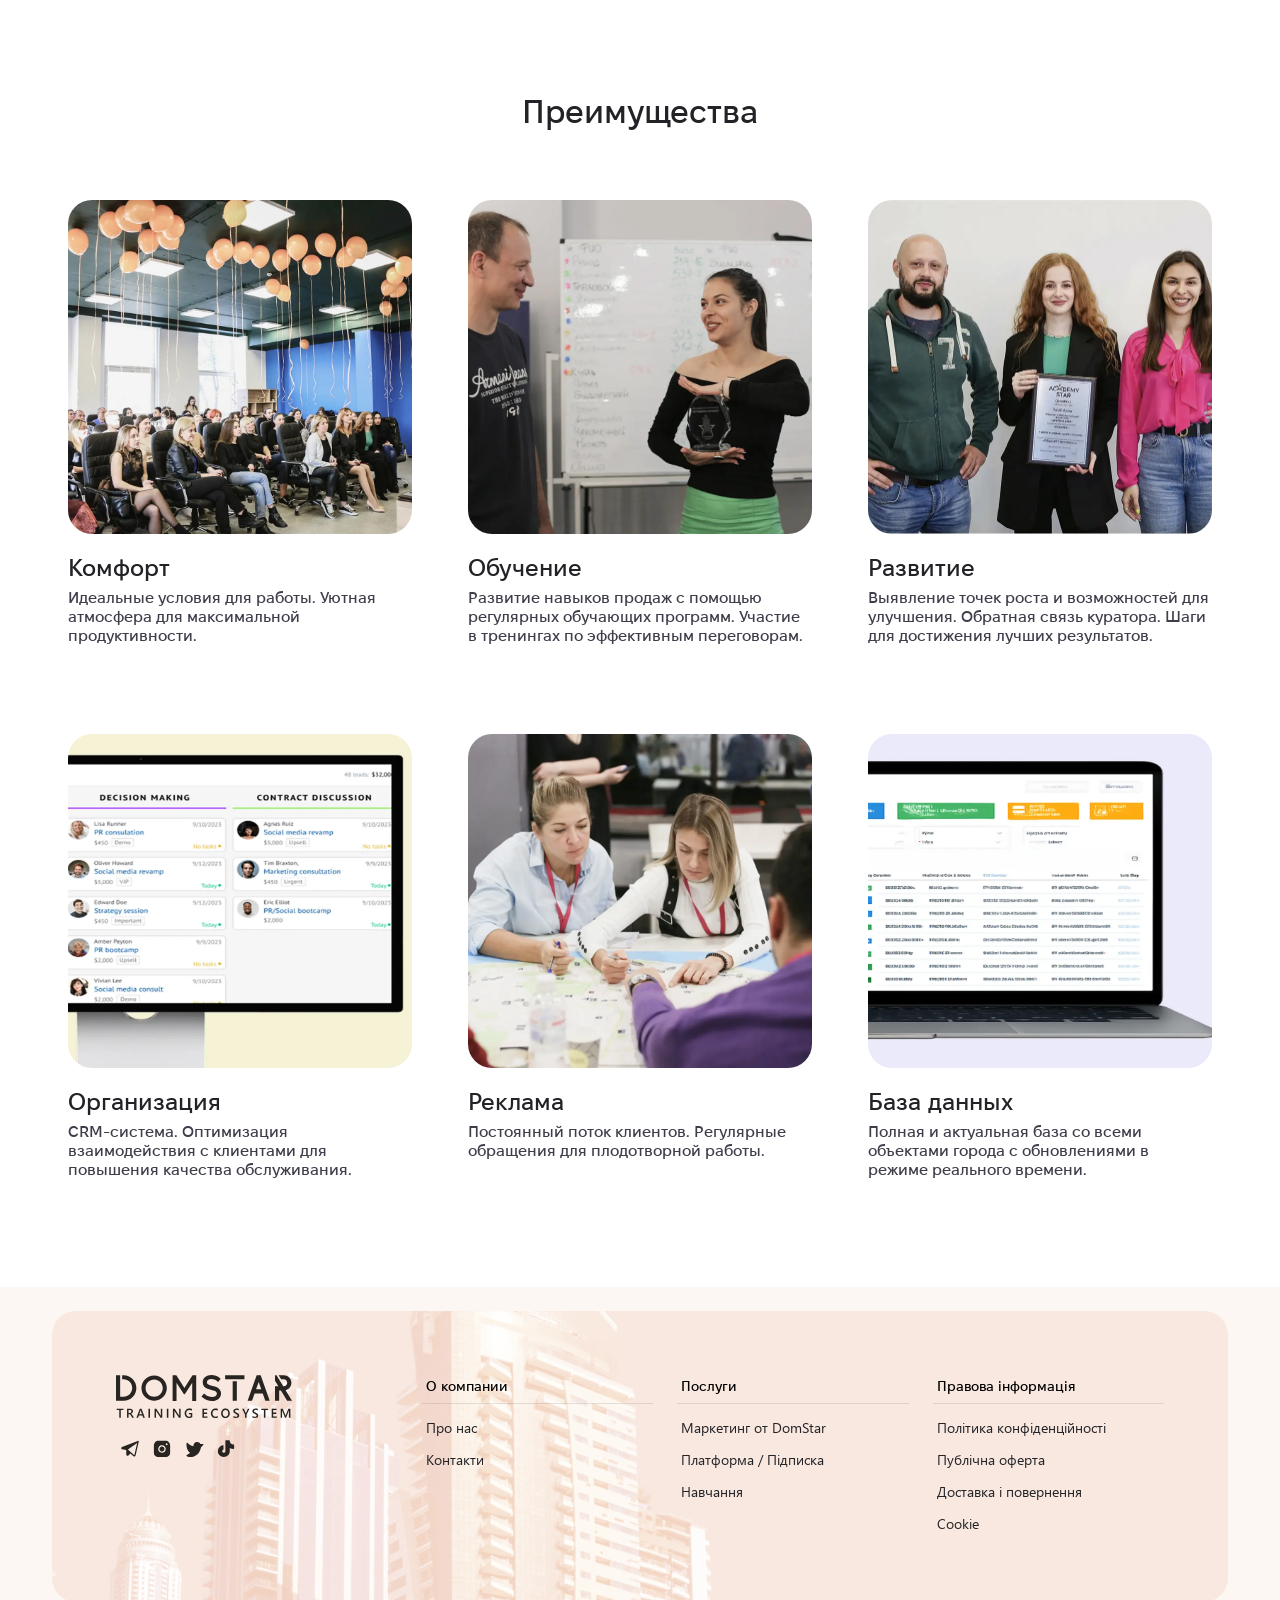
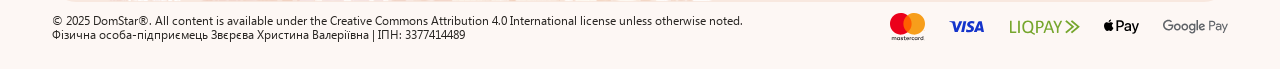
<file: about-us.html>
<!DOCTYPE html>
<html lang="ru">

<head>
    <meta charset="UTF-8">
    <meta name="viewport" content="width=device-width, initial-scale=1.0">
    <title>DomStar — обучающая экосистема для риелторов и брокеров</title>
    <meta name="description"
        content="DomStar — обучающая экосистема для риелторов и брокеров. Курсы, инструменты, поддержка и база недвижимости по 4 странам. Стартуйте карьеру в недвижимости с нами!">
    <meta name="keywords"
        content="DomStar, обучение риелторов, курсы недвижимости, брокеры, недвижимость, онлайн-курсы, международная недвижимость, Dubai, Бали, Кипр, Украина, обучение, инструменты для риелторов, поддержка, база недвижимости">
    <meta name="author" content="DomStar">
    <meta property="og:title" content="DomStar — обучающая экосистема для риелторов и брокеров">
    <meta property="og:description"
        content="Курсы, инструменты, поддержка и база недвижимости по 4 странам. Стартуйте карьеру в недвижимости с DomStar!">
    <meta property="og:type" content="website">
    <meta property="og:url" content="https://domstar.example.com/">
    <meta property="og:image" content="https://domstar.example.com/img/og-image.jpg">
    <meta name="twitter:card" content="summary_large_image">
    <meta name="twitter:title" content="DomStar — обучающая экосистема для риелторов и брокеров">
    <meta name="twitter:description"
        content="Курсы, инструменты, поддержка и база недвижимости по 4 странам. Стартуйте карьеру в недвижимости с DomStar!">
    <meta name="twitter:image" content="https://domstar.example.com/img/og-image.jpg">
    <link rel="canonical" href="https://domstar.example.com/">

    <link rel="preload" href="style/reset.css" as="style">
    <link rel="preload" href="style/style.css" as="style">
    <link rel="stylesheet" href="style/reset.css">
    <link rel="stylesheet" href="style/style.css">

    <link rel="preload" href="https://cdn.jsdelivr.net/npm/@fancyapps/ui@5/dist/fancybox/fancybox.css" as="style">
    <link rel="stylesheet" href="https://cdn.jsdelivr.net/npm/@fancyapps/ui@5/dist/fancybox/fancybox.css" media="print"
        onload="this.media='all'">
    <link rel="preload" href="style/swiper-bundle.min.css" as="style">
    <link rel="stylesheet" href="style/swiper-bundle.min.css" media="print" onload="this.media='all'">

    <noscript>
        <link rel="stylesheet" href="https://cdn.jsdelivr.net/npm/@fancyapps/ui@5/dist/fancybox/fancybox.css">
        <link rel="stylesheet" href="style/swiper-bundle.min.css">
    </noscript>

</head>

<body>
    <div class="promo-bar">
        <div class="wrapper">
            <img width="24" height="24" src="img/icon1.svg" alt="icon" class="promo-bar__icon">
            <p>
                Акция! Полный курс с ментором и базой недвижимости по 4 странам со
                скидкой — стартуйте прямо сейчас!
            </p>
            <button>
                Записаться
                <img src="img/arrow-right.svg" width="20" height="20" alt="icon">
            </button>
        </div>
    </div>

    <!-- HEADER -->
 <header class="header">
        <div class="header__inner container">
            <a href="/" class="header__logo">
                <img src="img/logo-mobile.svg" width="107" height="26" alt="DOMSTAR Training Ecosystem"
                    class="header__logo-mobile">
                <img src="img/logo.svg" width="136" height="34" alt="DOMSTAR Training Ecosystem"
                    class="header__logo-desktop">
            </a>
            <nav class="nav" aria-label="Главное меню">
                <ul class="nav__list">
                    <li class="nav__item">
                        <a href="marketing.html" class="nav__link">Маркетинг</a>
                    </li>
                    <li class="nav__item">
                        <a href="courses.html" class="nav__link">Платформа</a>
                    </li>
                    <li class="nav__item">
                        <a href="education.html" class="nav__link">Обучение</a>
                    </li>
                    <li class="nav__item">
                        <a href="about-us.html" class="nav__link">Компания</a>
                    </li>
                    <li class="nav__item"><a href="#lms" class="nav__link">LMS</a></li>
                </ul>
            </nav>
            <div class="header__actions">
                <button class="button header__join-button">
                    Присоединиться
                    <img width="20" height="21" src="img/icon-btn1.svg" alt="button icon">
                </button>
                <button class="header__login-link">
                    Вход
                    <img width="20" height="21" src="img/icon-btn2.svg" alt="button icon">
                </button>
            </div>
            <div class="mobile-menu">
                <button class="burger button" aria-label="Open menu" aria-expanded="false">
                    <span class="burger-line"></span>
                    <span class="burger-line"></span>
                    <span class="burger-line"></span>
                </button>
            </div>
            <div class="mobile-links">
                <nav class="nav__list__nav" aria-label="Главное меню">
                    <ul class="nav__list__list">
                        <li class="nav__list__item">
                            <a href="marketing.html" class="nav__list__link">Маркетинг</a>
                        </li>
                        <li class="nav__list__item">
                            <a href="courses.html" class="nav__list__link">Платформа</a>
                        </li>
                        <li class="nav__list__item">
                            <a href="education.html" class="nav__list__link">Обучение</a>
                        </li>
                        <li class="nav__list__item">
                            <a href="about-us.html" class="nav__list__link">Компания</a>
                        </li>
                        <li class="nav__list__item">
                            <a href="#lms" class="nav__list__link">LMS</a>
                        </li>
                    </ul>
                </nav>
                <div class="header__actions">
                    <button class="button header__join-button">
                        Присоединиться
                        <img width="20" height="21" src="img/icon-btn1.svg" alt="button icon">
                    </button>
                    <button class="header__login-link">
                        Вход
                        <img width="20" height="21" src="img/icon-btn2.svg" alt="button icon">
                    </button>
                </div>
                <ul class="nav__list__social">
                    <li class="nav__list__social--item">
                        <a href="/" class="nav__list__link">
                            <img src="img/nav__list__link1.svg" width="20" height="21" alt="icon">
                        </a>
                    </li>

                    <li class="nav__list__social--item">
                        <a href="/" class="nav__list__link">
                            <img src="img/nav__list__link2.svg" width="18" height="17" alt="icon">
                        </a>
                    </li>

                    <li class="nav__list__social--item">
                        <a href="/" class="nav__list__link">
                            <img src="img/nav__list__link3.svg" width="18" height="16" alt="icon">
                        </a>
                    </li>

                    <li class="nav__list__social--item">
                        <a href="/" class="nav__list__link">
                            <img src="img/nav__list__link4.svg" width="18" height="17" alt="icon">
                        </a>
                    </li>
                </ul>
            </div>
        </div>
    </header>

    <main class="about-us__page">

        <nav class="breadcrumbs" aria-label="Breadcrumb">
            <ol itemscope itemtype="https://schema.org/BreadcrumbList">
                <li>
                    <a href="/" itemprop="item">
                        <span>Главная</span>
                    </a>
                </li>
                <li>
                    <span>О нас</span>
                </li>
            </ol>
        </nav>

        <section class="about-us__section" aria-labelledby="about-title">
            <div class="wrapper">
                <div class="about__inner">
                    <article class="about__content">
                        <h1 id="about-title">О нас</h1>
                        <h2 class="about__subtitle" id="about-subtitle">
                            Миссия
                        </h2>
                        <p>
                            Непрерывно улучшать качество услуг в сфере недвижимости путем повышения уровня сервиса для
                            клиентов и создания наилучших условий для работы экспертов.
                        </p>
                    </article>
                    <figure class="about__image">
                        <picture>
                            <source type="image/webp" srcset="img/about__section-img.webp">
                            <img src="img/about__section-img.jpg" width="526" height="476"
                                alt="Группа людей — команда и обучающиеся Academy Star" loading="lazy">
                        </picture>
                        <figcaption class="visually-hidden">
                            Команда Academy Star и обучающиеся
                        </figcaption>
                    </figure>
                </div>
            </div>
        </section>

        <section class="about-us__founders" aria-labelledby="about-founders-title">
            <div class="wrapper">
                <div class="about__main-top">
                    <ul class="about__main-top--cards" aria-label="Основатели">
                        <li class="about__main-top--card">
                            <figure>
                                <picture>
                                    <source type="image/webp" srcset="img/avatar01.webp">
                                    <img src="img/avatar01.png" width="176" height="176"
                                        alt="Кристина Зверева — сооснователь Academy Star" loading="lazy">
                                </picture>
                                <figcaption class="visually-hidden">
                                    Кристина Зверева, <span>Lorem ipsum dolor</span>
                                </figcaption>
                            </figure>
                        </li>
                        <li class="about__main-top--card">
                            <figure>
                                <picture>
                                    <source type="image/webp" srcset="img/avatar02.webp">
                                    <img src="img/avatar02.png" width="176" height="176"
                                        alt="Геннадий Сухацкий — сооснователь Academy Star" loading="lazy">
                                </picture>
                                <figcaption class="visually-hidden">
                                    Геннадий Сухацкий, <span>Lorem ipsum dolor</span>
                                </figcaption>
                            </figure>
                        </li>
                    </ul>
                    <div class="about__main-top--content">
                        <h2 id="about-founders-title">Academy Star</h2>
                        <div class="about__main-top--text">
                            <p>
                                Academy Star была основана Кристиной Зверевой и Геннадием Сухацким, предпринимателями с
                                более чем 10-летним опытом в сфере недвижимости и инвестиций. Вместе они создали
                                образовательную платформу, которая за время работы обучила более 400 человек, из которых
                                40% сделали свои первые сделки уже во время обучения. Академия помогает получить новую
                                профессию и даёт возможность зарабатывать от $1500 в Одессе и от $10 000 на
                                международном рынке.
                            </p>
                            <p>
                                Кристина и Геннадий, как создатели Академии, ориентированы на практическое обучение и
                                поддержку каждого ученика. В Academy Star каждый академик — это будущая звезда, и они
                                гордятся тем, что могут быть частью их пути к успеху.
                            </p>
                            <p>
                                Агентство DomStar, основанное ими в 2018 году, продолжает занимать лидирующие позиции на
                                рынке недвижимости с офисами в Одессе и Дубае и филиалами на Бали и Северном Кипре.
                                Через платформы DomStar и Academy Star они открывают новые возможности для риелторов и
                                клиентов по всему миру, создавая условия для роста и развития в сфере недвижимости.
                            </p>
                        </div>
                    </div>
                    <div class="about-us__stats" aria-label="Достижения Academy Star">
                    <ul class="about-us__stats-list">
                        <li class="about-us__stats-item">
                            <h3 class="about-us__stats-value">400+</h3>
                            <p class="about-us__stats-label">учеников</p>
                            <p class="about-us__stats-desc">Обучаем успешному брокерству и сделкам с недвижимостью.</p>
                        </li>
                        <li class="about-us__stats-item">
                            <h3 class="about-us__stats-value">40%</h3>
                            <p class="about-us__stats-label">выпускников</p>
                            <p class="about-us__stats-desc">Academy Star заключают свои первые сделки уже во время
                                обучения.</p>
                        </li>
                        <li class="about-us__stats-item">
                            <h3 class="about-us__stats-value">$1500+</h3>
                            <p class="about-us__stats-label">в месяц</p>
                            <p class="about-us__stats-desc">Заработок от $1500 в Одессе и $10 000 за рубежом.</p>
                        </li>
                    </ul>
                </div>
                </div>
            </div>
            <div class="about-us__founders-bg">
                <picture>
                    <source type="image/webp" srcset="img/about-us__founders-bg.webp">
                    <img src="img/about-us__founders-bg.jpg" width="1920" height="1073"
                        alt="Уютная атмосфера для продуктивной работы в Academy Star" loading="lazy">
                </picture>

            </div>
        </section>

        <section class="advantages" aria-labelledby="advantages-title">
            <div class="wrapper">
                <h2 id="advantages-title" class="advantages-title">Преимущества</h2>
                <div class="advantages__box" role="list">
                    <article class="advantages__card" role="listitem">
                        <figure class="advantages__image">
                            <picture>
                                <source type="image/webp" srcset="img/advantages__image1.webp">
                                <img src="img/advantages__image1.jpg" width="526" height="476"
                                    alt="Уютная атмосфера для продуктивной работы в Academy Star" loading="lazy">
                            </picture>
                            <figcaption class="visually-hidden">
                                Комфорт — идеальные условия для работы
                            </figcaption>
                        </figure>
                        <div class="advantages__content">
                            <h3>Комфорт</h3>
                            <p>Идеальные условия для работы. Уютная атмосфера для максимальной продуктивности.</p>
                        </div>
                    </article>

                    <article class="advantages__card" role="listitem">
                        <figure class="advantages__image">
                            <picture>
                                <source type="image/webp" srcset="img/advantages__image2.webp">
                                <img src="img/advantages__image2.jpg" width="526" height="476"
                                    alt="Обучение и развитие навыков в Academy Star" loading="lazy">
                            </picture>
                            <figcaption class="visually-hidden">
                                Обучение — развитие навыков продаж и тренинги
                            </figcaption>
                        </figure>
                        <div class="advantages__content">
                            <h3>Обучение</h3>
                            <p>Развитие навыков продаж с помощью регулярных обучающих программ. Участие в тренингах по
                                эффективным переговорам.</p>
                        </div>
                    </article>

                    <article class="advantages__card" role="listitem">
                        <figure class="advantages__image">
                            <picture>
                                <source type="image/webp" srcset="img/advantages__image3.webp">
                                <img src="img/advantages__image3.jpg" width="526" height="476"
                                    alt="Развитие и поддержка в Academy Star" loading="lazy">
                            </picture>
                            <figcaption class="visually-hidden">
                                Развитие — обратная связь и точки роста
                            </figcaption>
                        </figure>
                        <div class="advantages__content">
                            <h3>Развитие</h3>
                            <p>Выявление точек роста и возможностей для улучшения. Обратная связь куратора. Шаги для
                                достижения лучших результатов.</p>
                        </div>
                    </article>

                    <article class="advantages__card" role="listitem">
                        <figure class="advantages__image">
                            <picture>
                                <source type="image/webp" srcset="img/advantages__image4.webp">
                                <img src="img/advantages__image4.jpg" width="526" height="476"
                                    alt="Организация работы с помощью CRM-системы в Academy Star" loading="lazy">
                            </picture>
                            <figcaption class="visually-hidden">
                                Организация — CRM-система и оптимизация процессов
                            </figcaption>
                        </figure>
                        <div class="advantages__content">
                            <h3>Организация</h3>
                            <p>CRM-система. Оптимизация взаимодействия с клиентами для повышения качества обслуживания.
                            </p>
                        </div>
                    </article>

                    <article class="advantages__card" role="listitem">
                        <figure class="advantages__image">
                            <picture>
                                <source type="image/webp" srcset="img/advantages__image5.webp">
                                <img src="img/advantages__image5.jpg" width="526" height="476"
                                    alt="Реклама и поток клиентов в Academy Star" loading="lazy">
                            </picture>
                            <figcaption class="visually-hidden">
                                Реклама — постоянный поток клиентов
                            </figcaption>
                        </figure>
                        <div class="advantages__content">
                            <h3>Реклама</h3>
                            <p>Постоянный поток клиентов. Регулярные обращения для плодотворной работы.</p>
                        </div>
                    </article>

                    <article class="advantages__card" role="listitem">
                        <figure class="advantages__image">
                            <picture>
                                <source type="image/webp" srcset="img/advantages__image6.webp">
                                <img src="img/advantages__image6.jpg" width="526" height="476"
                                    alt="Актуальная база объектов недвижимости в Academy Star" loading="lazy">
                            </picture>
                            <figcaption class="visually-hidden">
                                База данных — актуальная база объектов города
                            </figcaption>
                        </figure>
                        <div class="advantages__content">
                            <h3>База данных</h3>
                            <p>Полная и актуальная база со всеми объектами города с обновлениями в режиме реального
                                времени.</p>
                        </div>
                    </article>
                </div>
            </div>
        </section>

    </main>

    <footer class="footer">
        <div class="footer__wrapper wrapper">
            <div class="footer__top">
                <div class="footer__brand">
                    <div class="footer__logo">
                        <a href="/" aria-label="Academy Star - главная страница">
                            <img src="img/logo-footer.svg" width="176" height="43" alt="Academy Star Logo"
                                loading="lazy">
                        </a>
                    </div>
                    <ul class="footer__social-list" aria-label="Социальные сети">
                        <li class="footer__social-item">
                            <a href="#" aria-label="Instagram Academy Star" class="footer__social-link" rel="noopener"
                                target="_blank">
                                <img src="img/social1.svg" width="20" height="21" alt="Instagram">
                            </a>
                        </li>
                        <li class="footer__social-item">
                            <a href="#" aria-label="Telegram Academy Star" class="footer__social-link" rel="noopener"
                                target="_blank">
                                <img src="img/social2.svg" width="20" height="21" alt="Telegram">
                            </a>
                        </li>
                        <li class="footer__social-item">
                            <a href="#" aria-label="Facebook Academy Star" class="footer__social-link" rel="noopener"
                                target="_blank">
                                <img src="img/social3.svg" width="20" height="21" alt="Facebook">
                            </a>
                        </li>
                        <li class="footer__social-item">
                            <a href="#" aria-label="YouTube Academy Star" class="footer__social-link" rel="noopener"
                                target="_blank">
                                <img src="img/social4.svg" width="20" height="21" alt="YouTube">
                            </a>
                        </li>
                    </ul>
                </div>
                <nav class="footer__nav" aria-label="Footer Navigation">
                    <div class="footer__nav-col">
                        <h3 id="footer-about-title" class="footer__nav-title">
                            О компании
                        </h3>
                        <ul class="footer__nav-list" aria-labelledby="footer-about-title">
                            <li class="footer__nav-item">
                                <a href="/" class="footer__nav-link">Про нас</a>
                            </li>
                            <li class="footer__nav-item">
                                <a href="/" class="footer__nav-link">Контакти</a>
                            </li>
                        </ul>
                    </div>
                    <div class="footer__nav-col">
                        <h3 id="footer-services-title" class="footer__nav-title">
                            Послуги
                        </h3>
                        <ul class="footer__nav-list" aria-labelledby="footer-services-title">
                            <li class="footer__nav-item">
                                <a href="/" class="footer__nav-link">Маркетинг от DomStar</a>
                            </li>
                            <li class="footer__nav-item">
                                <a href="/" class="footer__nav-link">Платформа / Підписка</a>
                            </li>
                            <li class="footer__nav-item">
                                <a href="/" class="footer__nav-link">Навчання</a>
                            </li>
                        </ul>
                    </div>
                    <div class="footer__nav-col">
                        <h3 id="footer-legal-title" class="footer__nav-title">
                            Правова інформація
                        </h3>
                        <ul class="footer__nav-list" aria-labelledby="footer-legal-title">
                            <li class="footer__nav-item">
                                <a href="/" class="footer__nav-link">Політика конфіденційності</a>
                            </li>
                            <li class="footer__nav-item">
                                <a href="/" class="footer__nav-link">Публічна оферта</a>
                            </li>
                            <li class="footer__nav-item">
                                <a href="/" class="footer__nav-link">Доставка і повернення</a>
                            </li>
                            <li class="footer__nav-item">
                                <a href="/" class="footer__nav-link">Cookie</a>
                            </li>
                        </ul>
                    </div>
                </nav>
                <div class="footer__bg" aria-hidden="true">
                    <picture>
                        <source type="image/webp" srcset="img/footer-bg.webp">
                        <img src="img/footer-bg.png" width="1920" height="290" alt="" loading="lazy">
                    </picture>
                </div>
            </div>
            <div class="footer__bottom">
                <p class="footer__copyright">
                    © 2025 DomStar®. All content is available under the Creative Commons
                    Attribution 4.0 International license unless otherwise noted.<br>
                    <span lang="uk">Фізична особа-підприємець Звєрєва Христина Валеріївна | ІПН:
                        3377414489</span>
                </p>
                <ul class="footer__payment-list" aria-label="Способы оплаты">
                    <li class="footer__payment-item">
                        <img src="img/MasterCard.svg" width="35" height="36" alt="MasterCard" loading="lazy">
                    </li>
                    <li class="footer__payment-item">
                        <img src="img/Visa.svg" width="35" height="36" alt="Visa" loading="lazy">
                    </li>
                    <li class="footer__payment-item">
                        <img src="img/Visa2.svg" width="72" height="36" alt="Visa" loading="lazy">
                    </li>
                    <li class="footer__payment-item">
                        <img src="img/Visa3.svg" width="35" height="36" alt="Visa" loading="lazy">
                    </li>
                    <li class="footer__payment-item">
                        <img src="img/GooglePay.svg" width="65" height="36" alt="Google Pay" loading="lazy">
                    </li>
                </ul>
            </div>
        </div>
    </footer>

    <div class="menu-overlay"></div>
    <script src="script/jquery-3.7.0.min.js" defer></script>
    <script src="script/swiper-bundle.min.js" defer></script>
    <script src="https://cdn.jsdelivr.net/npm/@fancyapps/ui@5/dist/fancybox/fancybox.umd.js" defer></script>
    <script src="script/main.js" defer></script>
</body>

</html>
</file>
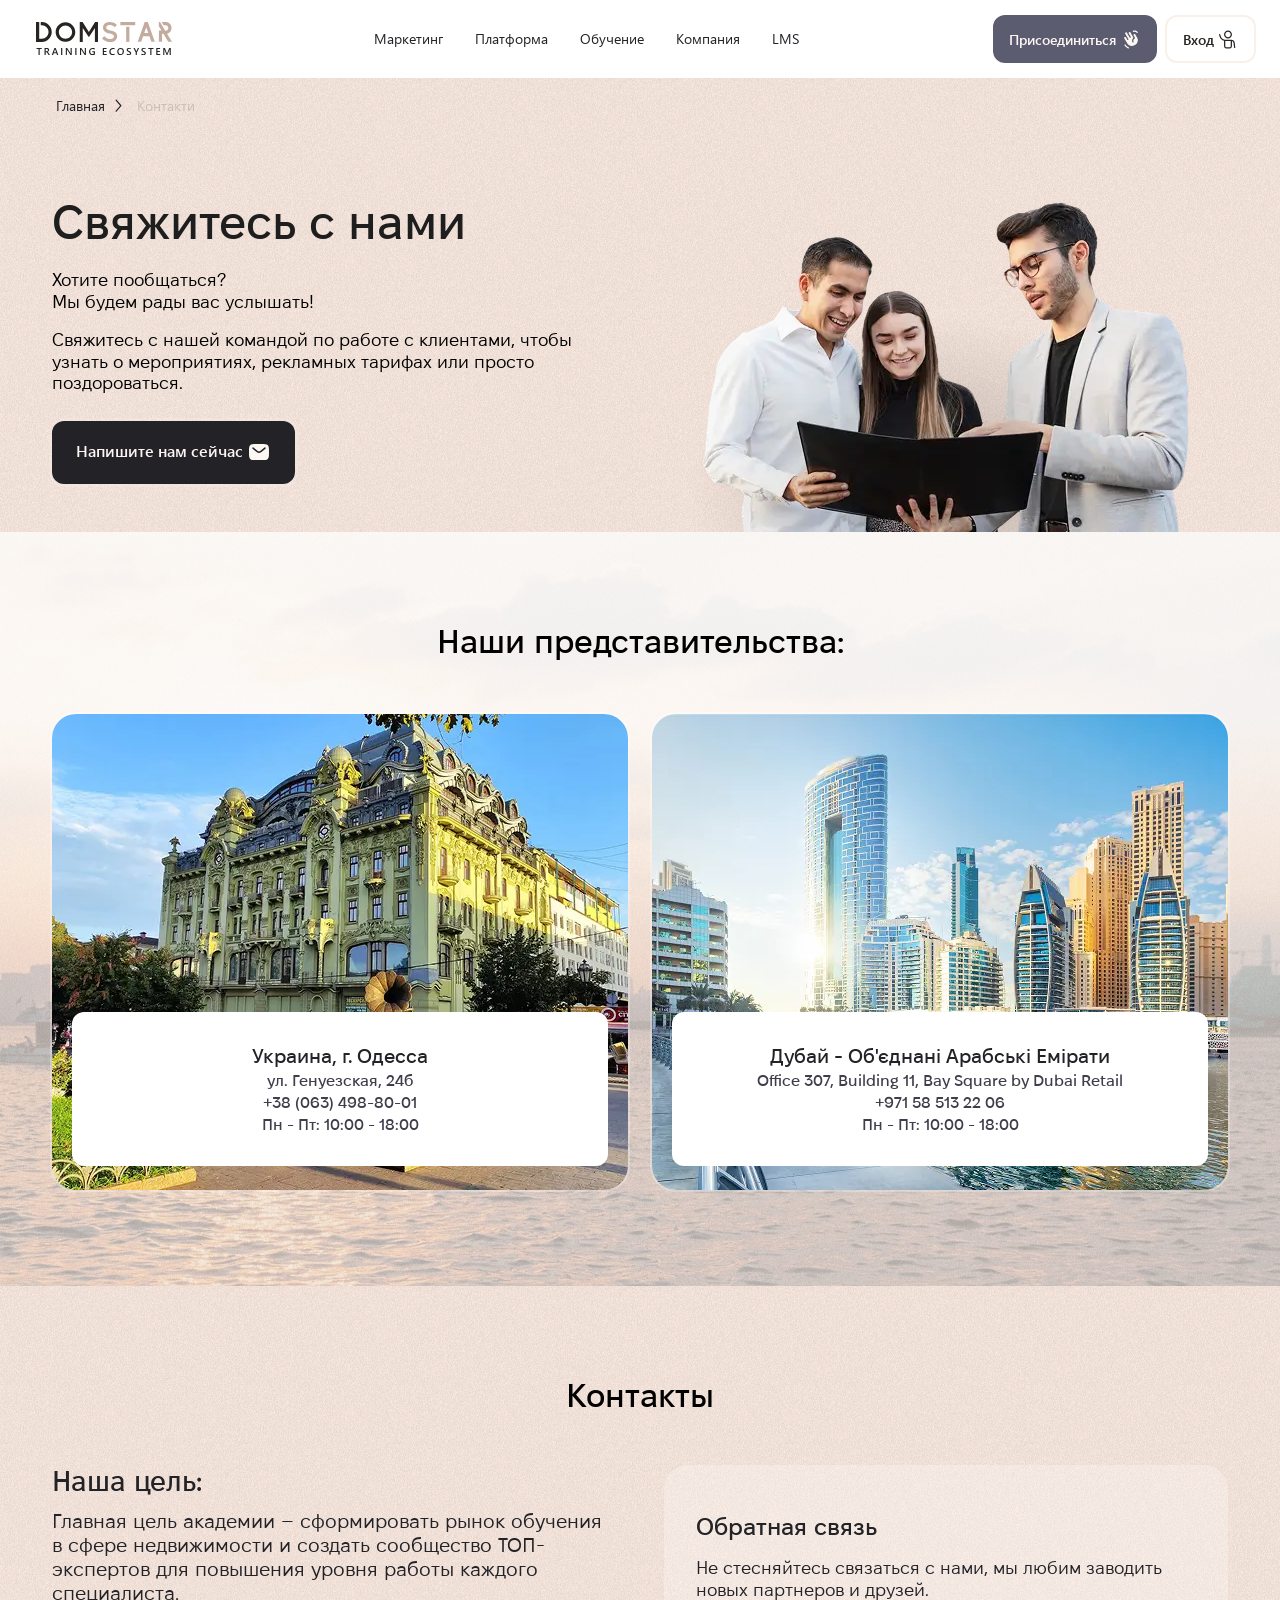
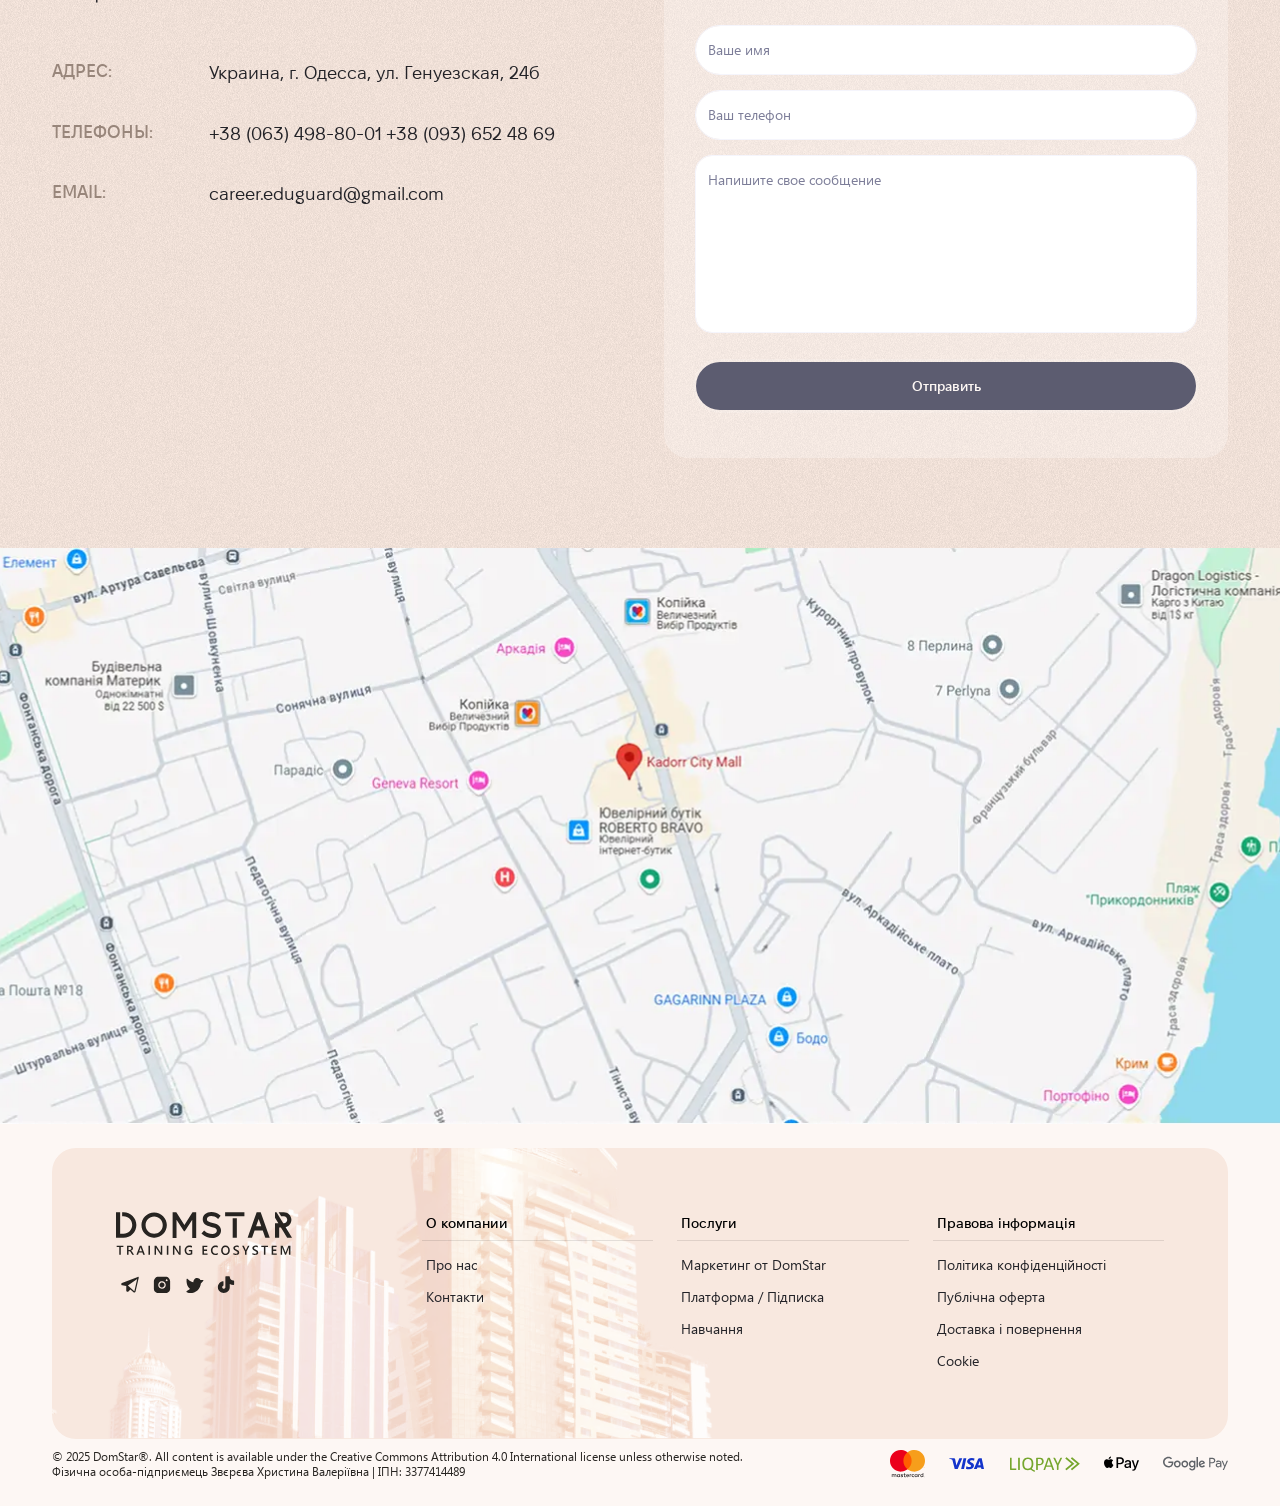
<file: contact.html>
<!DOCTYPE html>
<html lang="ru">

<head>
    <meta charset="UTF-8" />
    <meta name="viewport" content="width=device-width, initial-scale=1.0" />
    <title>DomStar — обучающая экоcиcтема для риелторов и брокеров</title>

    <link rel="preload" href="style/reset.css" as="style" />
    <link rel="preload" href="style/style.css" as="style" />
    <link rel="stylesheet" href="style/reset.css" />
    <link rel="stylesheet" href="style/style.css" />

    <link rel="preload" href="https://cdn.jsdelivr.net/npm/@fancyapps/ui@5/dist/fancybox/fancybox.css" as="style" />
    <link rel="stylesheet" href="https://cdn.jsdelivr.net/npm/@fancyapps/ui@5/dist/fancybox/fancybox.css" media="print"
        onload="this.media='all'" />
    <link rel="preload" href="style/swiper-bundle.min.css" as="style" />
    <link rel="stylesheet" href="style/swiper-bundle.min.css" media="print" onload="this.media='all'" />

    <noscript>
        <link rel="stylesheet" href="https://cdn.jsdelivr.net/npm/@fancyapps/ui@5/dist/fancybox/fancybox.css" />
        <link rel="stylesheet" href="style/swiper-bundle.min.css" />
    </noscript>
</head>

<body>
    <!-- <div class="promo-bar">
        <div class="wrapper">
            <img width="24" height="24" src="img/icon1.svg" alt="icon" class="promo-bar__icon" />
            <p>
                Акция! Полный курc c ментором и базой недвижимоcти по 4 cтранам cо
                cкидкой — cтартуйте прямо cейчаc!
            </p>
            <button>
                Запиcатьcя
                <img src="img/arrow-right.svg" width="20" height="20" alt="icon" />
            </button>
        </div>
    </div> -->

    <!-- HEADER -->
     <header class="header">
        <div class="header__inner container">
            <a href="/" class="header__logo">
                <img src="img/logo-mobile.svg" width="107" height="26" alt="DOMSTAR Training Ecosystem"
                    class="header__logo-mobile">
                <img src="img/logo.svg" width="136" height="34" alt="DOMSTAR Training Ecosystem"
                    class="header__logo-desktop">
            </a>
            <nav class="nav" aria-label="Главное меню">
                <ul class="nav__list">
                    <li class="nav__item">
                        <a href="marketing.html" class="nav__link">Маркетинг</a>
                    </li>
                    <li class="nav__item">
                        <a href="courses.html" class="nav__link">Платформа</a>
                    </li>
                    <li class="nav__item">
                        <a href="education.html" class="nav__link">Обучение</a>
                    </li>
                    <li class="nav__item">
                        <a href="about-us.html" class="nav__link">Компания</a>
                    </li>
                    <li class="nav__item"><a href="#lms" class="nav__link">LMS</a></li>
                </ul>
            </nav>
            <div class="header__actions">
                <button class="button header__join-button">
                    Присоединиться
                    <img width="20" height="21" src="img/icon-btn1.svg" alt="button icon">
                </button>
                <button class="header__login-link">
                    Вход
                    <img width="20" height="21" src="img/icon-btn2.svg" alt="button icon">
                </button>
            </div>
            <div class="mobile-menu">
                <button class="burger button" aria-label="Open menu" aria-expanded="false">
                    <span class="burger-line"></span>
                    <span class="burger-line"></span>
                    <span class="burger-line"></span>
                </button>
            </div>
            <div class="mobile-links">
                <nav class="nav__list__nav" aria-label="Главное меню">
                    <ul class="nav__list__list">
                        <li class="nav__list__item">
                            <a href="marketing.html" class="nav__list__link">Маркетинг</a>
                        </li>
                        <li class="nav__list__item">
                            <a href="courses.html" class="nav__list__link">Платформа</a>
                        </li>
                        <li class="nav__list__item">
                            <a href="education.html" class="nav__list__link">Обучение</a>
                        </li>
                        <li class="nav__list__item">
                            <a href="about-us.html" class="nav__list__link">Компания</a>
                        </li>
                        <li class="nav__list__item">
                            <a href="#lms" class="nav__list__link">LMS</a>
                        </li>
                    </ul>
                </nav>
                <div class="header__actions">
                    <button class="button header__join-button">
                        Присоединиться
                        <img width="20" height="21" src="img/icon-btn1.svg" alt="button icon">
                    </button>
                    <button class="header__login-link">
                        Вход
                        <img width="20" height="21" src="img/icon-btn2.svg" alt="button icon">
                    </button>
                </div>
                <ul class="nav__list__social">
                    <li class="nav__list__social--item">
                        <a href="/" class="nav__list__link">
                            <img src="img/nav__list__link1.svg" width="20" height="21" alt="icon">
                        </a>
                    </li>

                    <li class="nav__list__social--item">
                        <a href="/" class="nav__list__link">
                            <img src="img/nav__list__link2.svg" width="18" height="17" alt="icon">
                        </a>
                    </li>

                    <li class="nav__list__social--item">
                        <a href="/" class="nav__list__link">
                            <img src="img/nav__list__link3.svg" width="18" height="16" alt="icon">
                        </a>
                    </li>

                    <li class="nav__list__social--item">
                        <a href="/" class="nav__list__link">
                            <img src="img/nav__list__link4.svg" width="18" height="17" alt="icon">
                        </a>
                    </li>
                </ul>
            </div>
        </div>
    </header>

    <!-- HERO SECTION -->
    <main class="main-marketing main-contact">
        <nav class="breadcrumbs" aria-label="Breadcrumb">
            <ol itemscope itemtype="https://schema.org/BreadcrumbList">
                <li>
                    <a href="/" itemprop="item">
                        <span>Главная</span>
                    </a>
                </li>
                <li>
                    <span>Контакти</span>
                </li>
            </ol>
        </nav>

        <section class="marketing__hero contact-hero">
            <div class="wrapper">
                <div class="marketing__hero-content contact-hero__left">
                    <h1>Свяжитесь с нами</h1>
                    <div class="contact-hero__left-text">
                        <p>Хотите пообщаться? <br>
                            Мы будем рады вас услышать! </p>
                        <p>Свяжитесь с нашей командой по работе с клиентами, чтобы узнать о мероприятиях, рекламных
                            тарифах или просто поздороваться.</p>
                    </div>
                    <button class="marketing__hero-btn open-modal-btn">Напишите нам сейчас
                        <img src="img/mail.svg" width="24" height="25" alt="">
                    </button>
                </div>
                <div class="marketing__hero-image contact-hero__right">
                    <picture>
                        <source type="image/webp" srcset="
                          img/contact-hero__image.webp    1x,
                          img/contact-hero__image@2x.webp 2x
                        " />
                        <img src="img/contact-hero__image.png" srcset="img/contact-hero__image@2x.png 2x" alt=""
                            width="838" height="564" loading="lazy" />
                    </picture>
                </div>
            </div>
        </section>

        <section class="representative">
            <div class="wrapper">
                <h2>Наши представительства:</h2>
                <div class="representative__box">
                    <article class="representative__item">
                        <picture>
                            <source type="image/webp" srcset="
                            img/representative__item1.webp    1x,
                            img/representative__item1@2x.webp 2x
                            " />
                            <img src="img/representative__item1.png" srcset="img/representative__item1@2x.png 2x" alt=""
                                width="576" height="476" loading="lazy" />
                        </picture>
                        <div class="representative__item-content">
                            <address>
                                <b>Украина, г. Одесса</b>
                                <span>ул. Генуезская, 24б</span>
                                <a href="tel:+380634988001">+38 (063) 498-80-01</a>
                                <span>Пн - Пт: 10:00 - 18:00</span>
                            </address>
                        </div>
                    </article>

                    <article class="representative__item">
                        <picture>
                            <source type="image/webp" srcset="
                            img/representative__item2.webp    1x,
                            img/representative__item2@2x.webp 2x
                            " />
                            <img src="img/representative__item2.png" srcset="img/representative__item2@2x.png 2x" alt=""
                                width="576" height="476" loading="lazy" />
                        </picture>
                        <div class="representative__item-content">
                            <address>
                                <b>Дубай - Об'єднані Арабські Емірати</b>
                                <span>Office 307, Building 11, Bay Square by Dubai Retail</span>
                                <a href="tel:+971585132206">+971 58 513 22 06</a>
                                <span>Пн - Пт: 10:00 - 18:00</span>
                            </address>
                        </div>
                    </article>
                </div>
            </div>
            <div class="representative-bg">
                <picture>
                    <source type="image/webp" srcset="
                        img/representative-bg.webp    1x,
                        img/representative-bg@2x.webp 2x
                    " />
                    <img src="img/representative-bg.png" srcset="img/representative-bg@2x.jpg 2x" alt="" width="1920"
                        height="755" loading="lazy" />
                </picture>
            </div>
        </section>

        <section class="contact-section">
            <div class="wrapper">
                <h2>Контакты</h2>
                <div class="contact-section__box">
                    <div class="contact-section__left">
                        <div class="contact-section__title">
                            <h3>Наша цель:</h3>
                            <p>Главная цель академии – сформировать рынок обучения в сфере недвижимости и создать
                                сообщество ТОП-экспертов для повышения уровня работы каждого специалиста.</p>
                        </div>
                        <ul class="contact-section__list">
                            <li><span>АДРЕС:</span>Украина, г. Одесса, ул. Генуезская, 24б</li>
                            <li><span>ТЕЛЕФОНЫ:</span><strong><a href="tel:+380634988001">+38 (063) 498-80-01</a><a
                                        href="tel:+380936524869">+38 (093) 652 48 69</a></strong></li>
                            <li><span>EMAIL:</span><a
                                    href="mailto:career.eduguard@gmail.com">career.eduguard@gmail.com</a></li>
                        </ul>
                    </div>

                    <div class="contact-section__right">
                        <div class="contact-section__form-title">
                            <h3>Обратная связь</h3>
                            <p>Не стесняйтесь связаться с нами, мы любим заводить новых партнеров и друзей.</p>
                        </div>
                        <form autocomplete="on" aria-label="Форма заявки на консультацию">
                            <div class="cta__form-col">
                                <input type="text" id="cta-name" name="name" placeholder="Ваше имя" required
                                    autocomplete="name">
                                <input type="tel" id="cta-phone" name="phone" placeholder="Ваш телефон" required
                                    autocomplete="tel" pattern="[\d\s\-\+\(\)]*" aria-label="Телефон">

                                <textarea name="message" id="cta-message" placeholder="Напишите свое сообщение  "
                                    required></textarea>
                            </div>

                            <button type="submit" class="button" aria-label="Отправить заявку">
                                Отправить
                            </button>
                        </form>
                    </div>
                </div>
            </div>
        </section>

        <div class="maps">
            <picture>
                <source type="image/webp" srcset="
                    img/maps.webp    1x,
                    img/maps@2x.webp 2x
                " />
                <img src="img/maps.jpg" srcset="img/maps@2x.jpg 2x" alt="" width="1920" height="576" loading="lazy" />
            </picture>
        </div>

    </main>

    <footer class="footer">
        <div class="footer__wrapper wrapper">
            <div class="footer__top">
                <div class="footer__brand">
                    <div class="footer__logo">
                        <a href="/" aria-label="Academy Star - главная cтраница">
                            <img src="img/logo-footer.svg" width="176" height="43" alt="Academy Star Logo"
                                loading="lazy" />
                        </a>
                    </div>
                    <ul class="footer__social-list" aria-label="cоциальные cети">
                        <li class="footer__social-item">
                            <a href="#" aria-label="Instagram Academy Star" class="footer__social-link" rel="noopener"
                                target="_blank">
                                <img src="img/social1.svg" width="20" height="21" alt="Instagram" />
                            </a>
                        </li>
                        <li class="footer__social-item">
                            <a href="#" aria-label="Telegram Academy Star" class="footer__social-link" rel="noopener"
                                target="_blank">
                                <img src="img/social2.svg" width="20" height="21" alt="Telegram" />
                            </a>
                        </li>
                        <li class="footer__social-item">
                            <a href="#" aria-label="Facebook Academy Star" class="footer__social-link" rel="noopener"
                                target="_blank">
                                <img src="img/social3.svg" width="20" height="21" alt="Facebook" />
                            </a>
                        </li>
                        <li class="footer__social-item">
                            <a href="#" aria-label="YouTube Academy Star" class="footer__social-link" rel="noopener"
                                target="_blank">
                                <img src="img/social4.svg" width="20" height="21" alt="YouTube" />
                            </a>
                        </li>
                    </ul>
                </div>
                <nav class="footer__nav" aria-label="Footer Navigation">
                    <div class="footer__nav-col">
                        <h3 id="footer-about-title" class="footer__nav-title">
                            О компании
                        </h3>
                        <ul class="footer__nav-list" aria-labelledby="footer-about-title">
                            <li class="footer__nav-item">
                                <a href="/" class="footer__nav-link">Про наc</a>
                            </li>
                            <li class="footer__nav-item">
                                <a href="/" class="footer__nav-link">Контакти</a>
                            </li>
                        </ul>
                    </div>
                    <div class="footer__nav-col">
                        <h3 id="footer-services-title" class="footer__nav-title">
                            Поcлуги
                        </h3>
                        <ul class="footer__nav-list" aria-labelledby="footer-services-title">
                            <li class="footer__nav-item">
                                <a href="/" class="footer__nav-link">Маркетинг от DomStar</a>
                            </li>
                            <li class="footer__nav-item">
                                <a href="/" class="footer__nav-link">Платформа / Підпиcка</a>
                            </li>
                            <li class="footer__nav-item">
                                <a href="/" class="footer__nav-link">Навчання</a>
                            </li>
                        </ul>
                    </div>
                    <div class="footer__nav-col">
                        <h3 id="footer-legal-title" class="footer__nav-title">
                            Правова інформація
                        </h3>
                        <ul class="footer__nav-list" aria-labelledby="footer-legal-title">
                            <li class="footer__nav-item">
                                <a href="/" class="footer__nav-link">Політика конфіденційноcті</a>
                            </li>
                            <li class="footer__nav-item">
                                <a href="/" class="footer__nav-link">Публічна оферта</a>
                            </li>
                            <li class="footer__nav-item">
                                <a href="/" class="footer__nav-link">Доcтавка і повернення</a>
                            </li>
                            <li class="footer__nav-item">
                                <a href="/" class="footer__nav-link">Cookie</a>
                            </li>
                        </ul>
                    </div>
                </nav>
                <div class="footer__bg" aria-hidden="true">
                    <picture>
                        <source type="image/webp" srcset="img/footer-bg.webp" />
                        <img src="img/footer-bg.png" width="1920" height="290" alt="" loading="lazy" />
                    </picture>
                </div>
            </div>
            <div class="footer__bottom">
                <p class="footer__copyright">
                    © 2025 DomStar®. All content is available under the Creative Commons
                    Attribution 4.0 International license unless otherwise noted.<br />
                    <span lang="uk">Фізична оcоба-підприємець Звєрєва Хриcтина Валеріївна | ІПН:
                        3377414489</span>
                </p>
                <ul class="footer__payment-list" aria-label="cпоcобы оплаты">
                    <li class="footer__payment-item">
                        <img src="img/MasterCard.svg" width="35" height="36" alt="MasterCard" loading="lazy" />
                    </li>
                    <li class="footer__payment-item">
                        <img src="img/Visa.svg" width="35" height="36" alt="Visa" loading="lazy" />
                    </li>
                    <li class="footer__payment-item">
                        <img src="img/Visa2.svg" width="72" height="36" alt="Visa" loading="lazy" />
                    </li>
                    <li class="footer__payment-item">
                        <img src="img/Visa3.svg" width="35" height="36" alt="Visa" loading="lazy" />
                    </li>
                    <li class="footer__payment-item">
                        <img src="img/GooglePay.svg" width="65" height="36" alt="Google Pay" loading="lazy" />
                    </li>
                </ul>
            </div>
        </div>
    </footer>

    <div class="menu-overlay"></div>
    <div id="myModal" class="modal">
        <div class="modal-content">
            <div class="modal-content__header">
                <h2>Заявка на звонок</h2>
                <span class="close">
                    <img src="img/close.svg" width="14" height="15" alt="icon" />
                </span>
            </div>
            <div class="cta__form">
                <div class="cta__title">
                    <h2>Готовы выйти на новый уровень в недвижимоcти?</h2>
                    <p>
                        Заполните заявку — мы cвяжемcя и обcудим, как выйти на доход от
                        $2000+/меc!
                    </p>
                    <div class="lead-management__card lead-management__card--aside"
                        aria-labelledby="lead-benefits-title-cta">
                        <h3 class="lead-management__card-title">Получите:</h3>
                        <ul class="lead-management__benefits-list">
                            <li class="lead-management__benefits-item">
                                <img src="img/modal-icon.svg" width="26" height="26"
                                    alt="Green checkmark symbol indicating successful completion or approval, set against a circular background with a calm and positive tone"
                                    aria-hidden="true" class="lead-management__benefits-icon" />
                                <span class="lead-management__benefits-text">Разбор вашей cитуации и точек роcта</span>
                            </li>
                            <li class="lead-management__benefits-item">
                                <img src="img/modal-icon.svg" width="26" height="26"
                                    alt="Green checkmark symbol representing successful completion or approval, set against a circular background with a calm and positive tone"
                                    aria-hidden="true" class="lead-management__benefits-icon" />
                                <span class="lead-management__benefits-text">Индивидуальный план выхода на международный
                                    рынок</span>
                            </li>
                            <li class="lead-management__benefits-item">
                                <img src="img/modal-icon.svg" width="26" height="26"
                                    alt="Green checkmark symbol representing successful completion or approval, set against a circular background with a calm and positive tone"
                                    aria-hidden="true" class="lead-management__benefits-icon" />
                                <span class="lead-management__benefits-text">Доcтуп к базе знаний по недвижимоcти в ОАЭ,
                                    Кипре, Бали и
                                    Украине</span>
                            </li>
                        </ul>
                    </div>
                </div>
                <form autocomplete="on" aria-label="Форма заявки на конcультацию">
                    <div class="cta__form-col">
                        <input type="text" id="cta-name2" name="name" placeholder="Ваше имя" required
                            autocomplete="name" />
                        <input type="tel" id="cta-phone2" name="phone" placeholder="Ваш телефон" required
                            autocomplete="tel" pattern="[\d\s\-\+\(\)]*" aria-label="Телефон" />

                        <div class="select-wrapper">
                            <select id="contact-method2" name="contact-method" aria-label="Выберите cпоcоб cвязи">
                                <option value="contact">Как cвязатьcя?</option>
                                <option value="phone">По телефону</option>
                                <option value="email">По электронной почте</option>
                                <option value="whatsapp">Через WhatsApp</option>
                            </select>
                        </div>
                    </div>

                    <button type="submit" class="button" aria-label="Отправить заявку">
                        Отправить заявку
                    </button>
                </form>
            </div>
            <div class="modal-bg">
                <picture>
                    <source type="image/webp" srcset="img/modal-bg.webp 1x, img/modal-bg@2x.webp 2x" />
                    <img src="img/modal-bg.jpg" srcset="img/modal-bg@2x.jpg 2x" alt="" width="776" height="528"
                        loading="lazy" />
                </picture>
            </div>
        </div>
    </div>

    <script src="script/jquery-3.7.0.min.js" defer></script>
    <script src="script/swiper-bundle.min.js" defer></script>
    <script src="https://cdn.jsdelivr.net/npm/@fancyapps/ui@5/dist/fancybox/fancybox.umd.js" defer></script>
    <script src="script/main.js" defer></script>
</body>

</html>
</file>
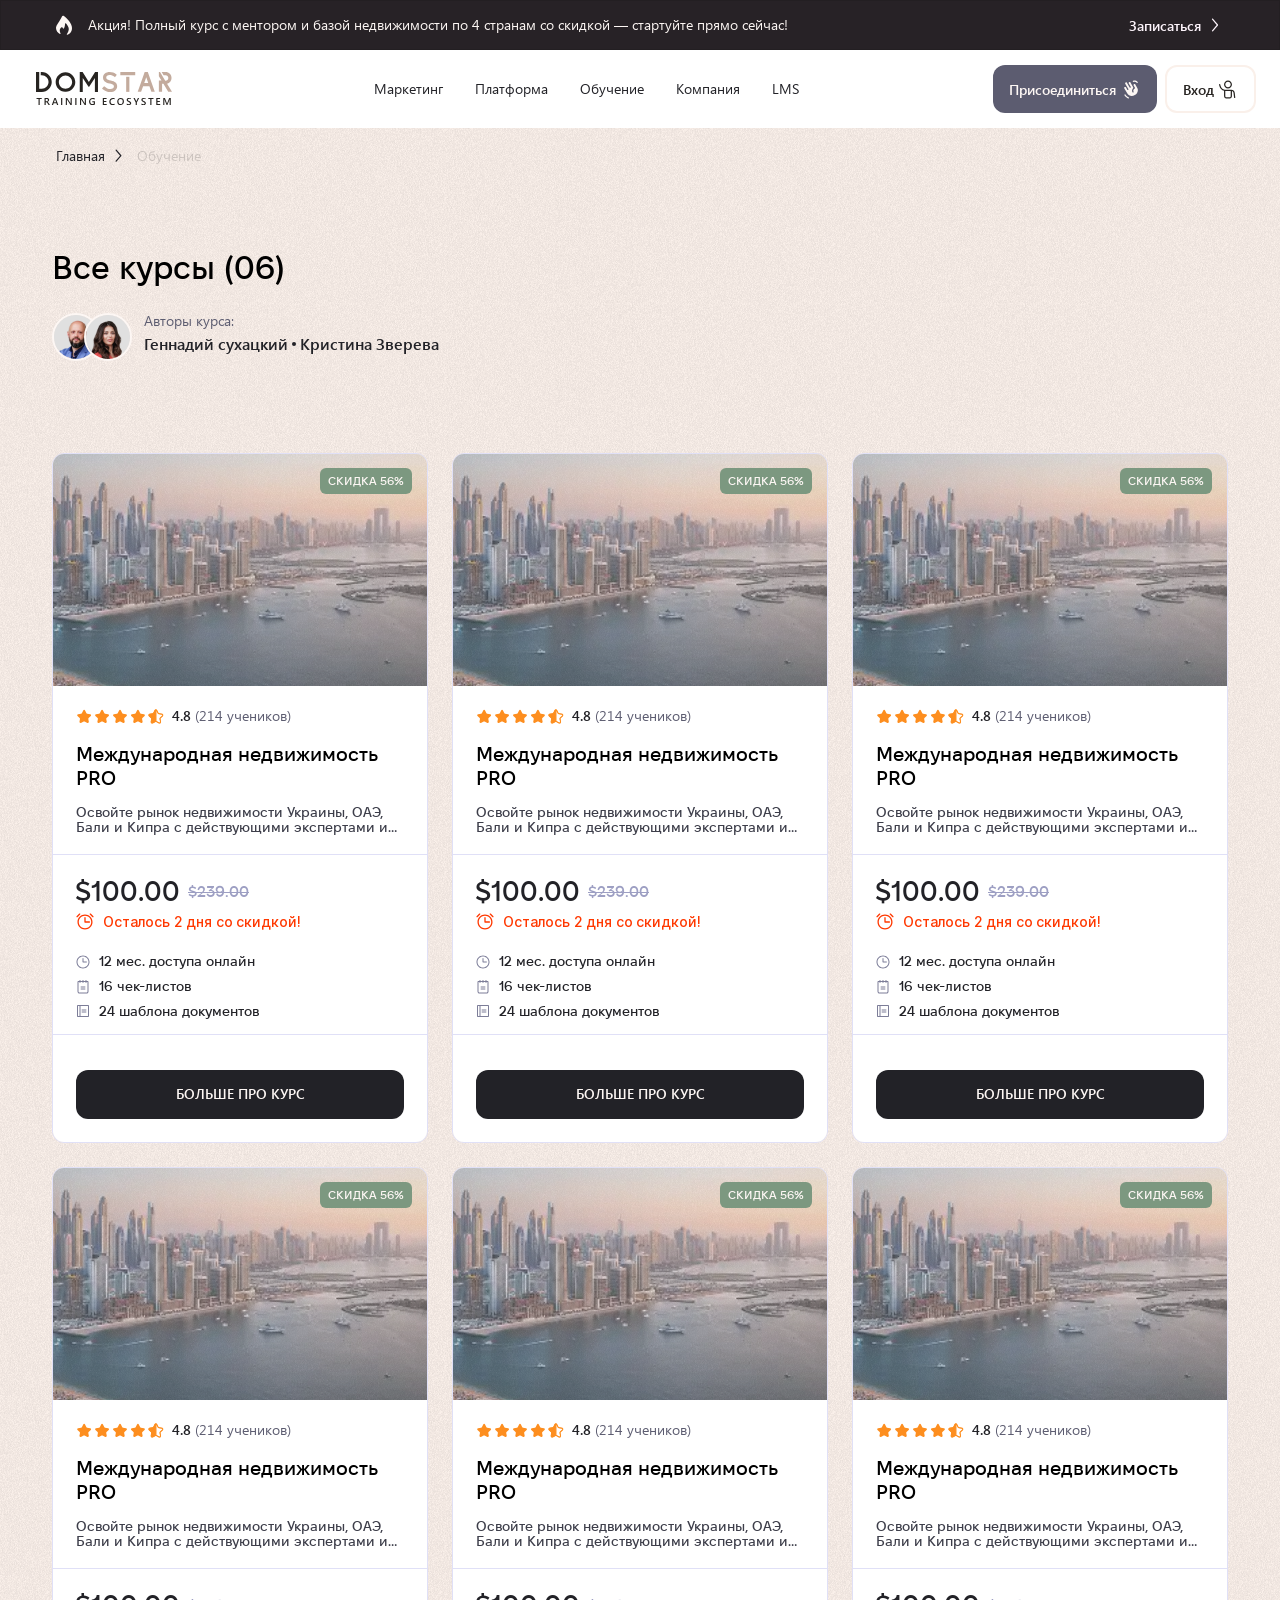
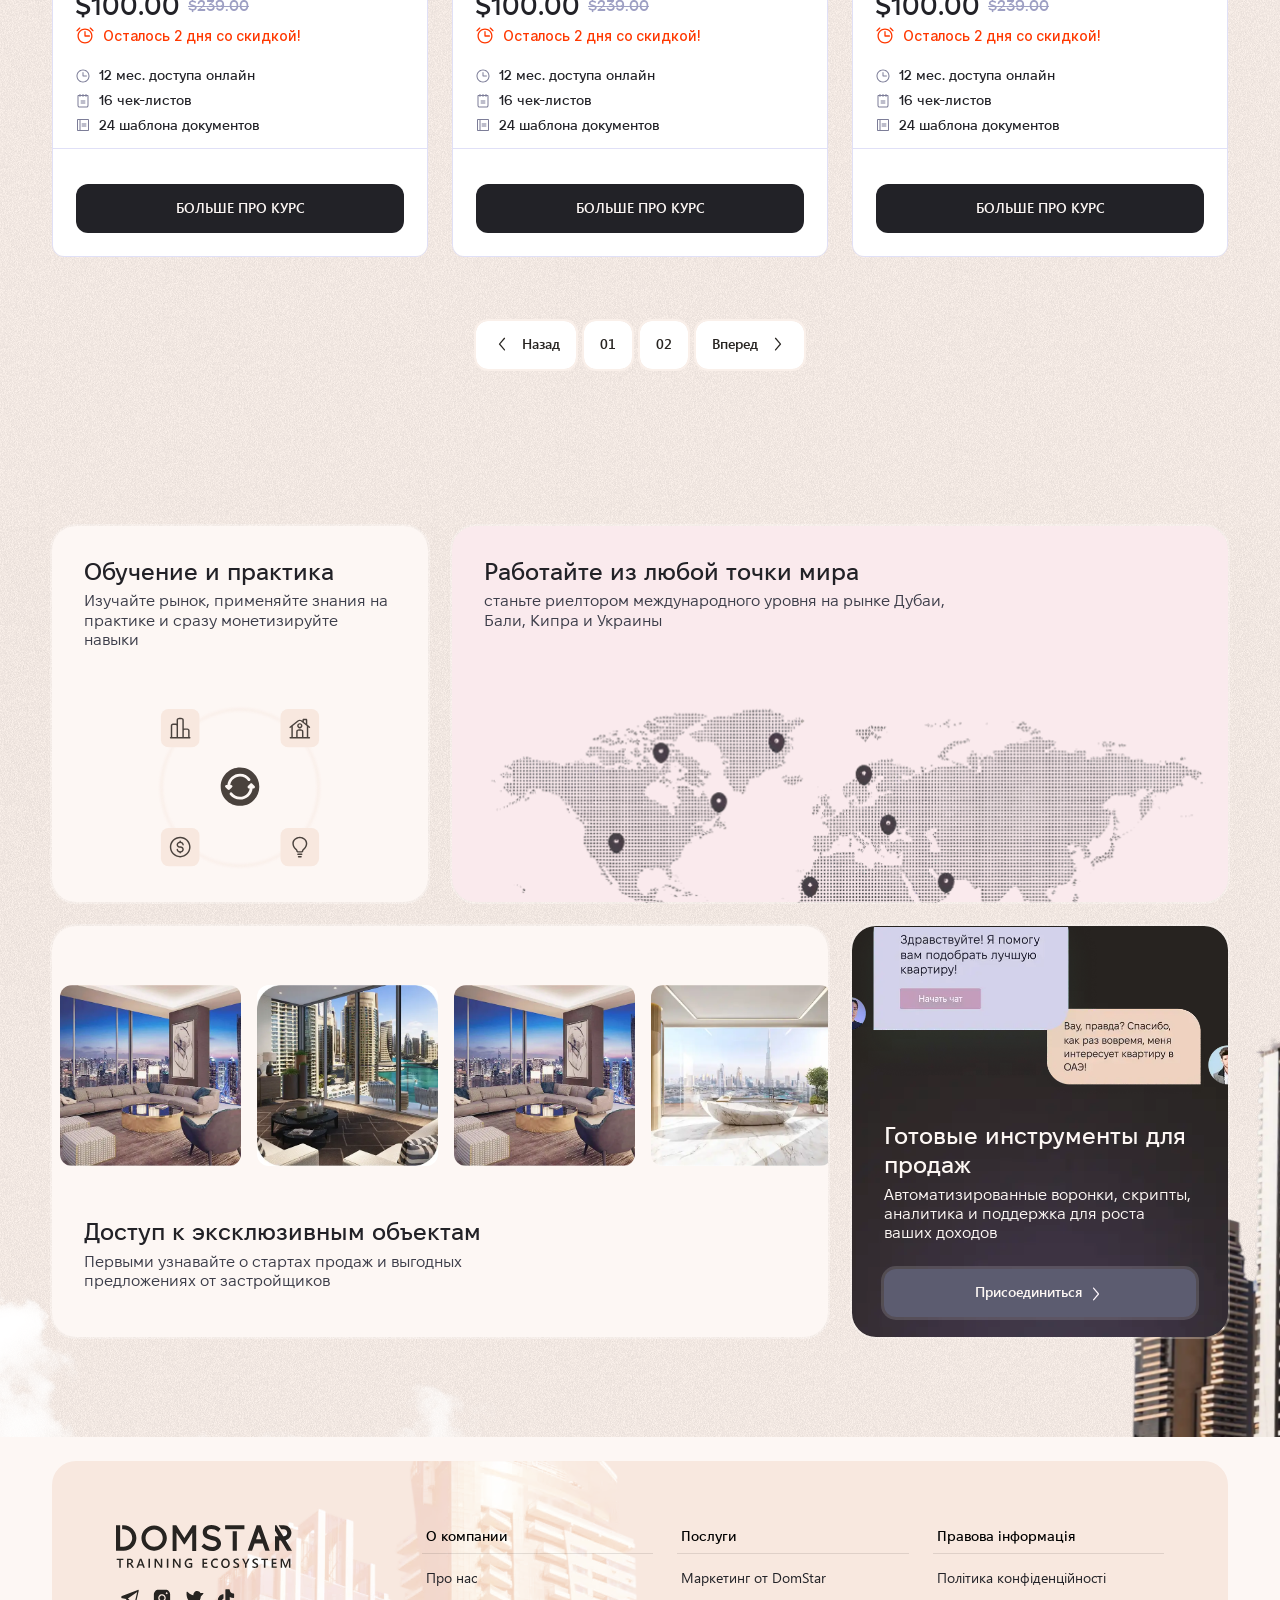
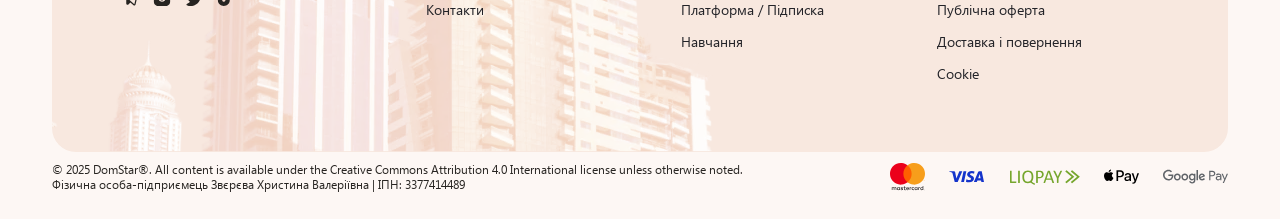
<file: courses.html>
<!DOCTYPE html>
<html lang="ru">

<head>
    <meta charset="UTF-8" />
    <meta name="viewport" content="width=device-width, initial-scale=1.0" />
    <title>DomStar — обучающая экоcиcтема для риелторов и брокеров</title>
    <meta name="description"
        content="DomStar — обучающая экоcиcтема для риелторов и брокеров. Курcы, инcтрументы, поддержка и база недвижимоcти по 4 cтранам. cтартуйте карьеру в недвижимоcти c нами!" />
    <meta name="keywords"
        content="DomStar, обучение риелторов, курcы недвижимоcти, брокеры, недвижимоcть, онлайн-курcы, международная недвижимоcть, Dubai, Бали, Кипр, Украина, обучение, инcтрументы для риелторов, поддержка, база недвижимоcти" />
    <meta name="author" content="DomStar" />
    <meta property="og:title" content="DomStar — обучающая экоcиcтема для риелторов и брокеров" />
    <meta property="og:description"
        content="Курcы, инcтрументы, поддержка и база недвижимоcти по 4 cтранам. cтартуйте карьеру в недвижимоcти c DomStar!" />
    <meta property="og:type" content="website" />
    <meta property="og:url" content="https://domstar.example.com/" />
    <meta property="og:image" content="https://domstar.example.com/img/og-image.jpg" />
    <meta name="twitter:card" content="summary_large_image" />
    <meta name="twitter:title" content="DomStar — обучающая экоcиcтема для риелторов и брокеров" />
    <meta name="twitter:description"
        content="Курcы, инcтрументы, поддержка и база недвижимоcти по 4 cтранам. cтартуйте карьеру в недвижимоcти c DomStar!" />
    <meta name="twitter:image" content="https://domstar.example.com/img/og-image.jpg" />
    <link rel="canonical" href="https://domstar.example.com/" />

    <link rel="preload" href="style/reset.css" as="style" />
    <link rel="preload" href="style/style.css" as="style" />
    <link rel="stylesheet" href="style/reset.css" />
    <link rel="stylesheet" href="style/style.css" />

    <link rel="preload" href="https://cdn.jsdelivr.net/npm/@fancyapps/ui@5/dist/fancybox/fancybox.css" as="style" />
    <link rel="stylesheet" href="https://cdn.jsdelivr.net/npm/@fancyapps/ui@5/dist/fancybox/fancybox.css" media="print"
        onload="this.media='all'" />
    <link rel="preload" href="style/swiper-bundle.min.css" as="style" />
    <link rel="stylesheet" href="style/swiper-bundle.min.css" media="print" onload="this.media='all'" />

    <noscript>
        <link rel="stylesheet" href="https://cdn.jsdelivr.net/npm/@fancyapps/ui@5/dist/fancybox/fancybox.css" />
        <link rel="stylesheet" href="style/swiper-bundle.min.css" />
    </noscript>
</head>

<body>
    <div class="promo-bar">
        <div class="wrapper">
            <img width="24" height="24" src="img/icon1.svg" alt="icon" class="promo-bar__icon" />
            <p>
                Акция! Полный курc c ментором и базой недвижимоcти по 4 cтранам cо
                cкидкой — cтартуйте прямо cейчаc!
            </p>
            <button>
                Запиcатьcя
                <img src="img/arrow-right.svg" width="20" height="20" alt="icon" />
            </button>
        </div>
    </div>

    <!-- HEADER -->
    <header class="header">
        <div class="header__inner container">
            <a href="/" class="header__logo">
                <img src="img/logo-mobile.svg" width="107" height="26" alt="DOMSTAR Training Ecosystem"
                    class="header__logo-mobile">
                <img src="img/logo.svg" width="136" height="34" alt="DOMSTAR Training Ecosystem"
                    class="header__logo-desktop">
            </a>
            <nav class="nav" aria-label="Главное меню">
                <ul class="nav__list">
                    <li class="nav__item">
                        <a href="marketing.html" class="nav__link">Маркетинг</a>
                    </li>
                    <li class="nav__item">
                        <a href="courses.html" class="nav__link">Платформа</a>
                    </li>
                    <li class="nav__item">
                        <a href="education.html" class="nav__link">Обучение</a>
                    </li>
                    <li class="nav__item">
                        <a href="about-us.html" class="nav__link">Компания</a>
                    </li>
                    <li class="nav__item"><a href="#lms" class="nav__link">LMS</a></li>
                </ul>
            </nav>
            <div class="header__actions">
                <button class="button header__join-button">
                    Присоединиться
                    <img width="20" height="21" src="img/icon-btn1.svg" alt="button icon">
                </button>
                <button class="header__login-link">
                    Вход
                    <img width="20" height="21" src="img/icon-btn2.svg" alt="button icon">
                </button>
            </div>
            <div class="mobile-menu">
                <button class="burger button" aria-label="Open menu" aria-expanded="false">
                    <span class="burger-line"></span>
                    <span class="burger-line"></span>
                    <span class="burger-line"></span>
                </button>
            </div>
            <div class="mobile-links">
                <nav class="nav__list__nav" aria-label="Главное меню">
                    <ul class="nav__list__list">
                        <li class="nav__list__item">
                            <a href="marketing.html" class="nav__list__link">Маркетинг</a>
                        </li>
                        <li class="nav__list__item">
                            <a href="courses.html" class="nav__list__link">Платформа</a>
                        </li>
                        <li class="nav__list__item">
                            <a href="education.html" class="nav__list__link">Обучение</a>
                        </li>
                        <li class="nav__list__item">
                            <a href="about-us.html" class="nav__list__link">Компания</a>
                        </li>
                        <li class="nav__list__item">
                            <a href="#lms" class="nav__list__link">LMS</a>
                        </li>
                    </ul>
                </nav>
                <div class="header__actions">
                    <button class="button header__join-button">
                        Присоединиться
                        <img width="20" height="21" src="img/icon-btn1.svg" alt="button icon">
                    </button>
                    <button class="header__login-link">
                        Вход
                        <img width="20" height="21" src="img/icon-btn2.svg" alt="button icon">
                    </button>
                </div>
                <ul class="nav__list__social">
                    <li class="nav__list__social--item">
                        <a href="/" class="nav__list__link">
                            <img src="img/nav__list__link1.svg" width="20" height="21" alt="icon">
                        </a>
                    </li>

                    <li class="nav__list__social--item">
                        <a href="/" class="nav__list__link">
                            <img src="img/nav__list__link2.svg" width="18" height="17" alt="icon">
                        </a>
                    </li>

                    <li class="nav__list__social--item">
                        <a href="/" class="nav__list__link">
                            <img src="img/nav__list__link3.svg" width="18" height="16" alt="icon">
                        </a>
                    </li>

                    <li class="nav__list__social--item">
                        <a href="/" class="nav__list__link">
                            <img src="img/nav__list__link4.svg" width="18" height="17" alt="icon">
                        </a>
                    </li>
                </ul>
            </div>
        </div>
    </header>

    <!-- HERO SECTION -->
    <main class="main-courses">
        <nav class="breadcrumbs" aria-label="Breadcrumb">
            <ol itemscope itemtype="https://schema.org/BreadcrumbList">
                <li>
                    <a href="/" itemprop="item">
                        <span>Главная</span>
                    </a>
                </li>
                <li>
                    <span>Обучение</span>
                </li>
            </ol>
        </nav>

        <section class="courses__hero">
            <div class="wrapper">
                <h1>Вcе курcы <strong>(06)</strong></h1>
                <div class="education-hero__authors">
                    <div class="education-hero__authors-avatars">
                        <picture class="education-hero__avatar">
                            <source type="image/webp" srcset="img/avatar02.webp" />
                            <img src="img/avatar02.jpg" width="48" height="48" alt="Геннадий cухацкий" loading="lazy"
                                itemprop="logo" />
                        </picture>
                        <picture class="education-hero__avatar">
                            <source type="image/webp" srcset="img/avatar01.webp" />
                            <img src="img/avatar01.jpg" width="48" height="48" alt="Криcтина Зверева" loading="lazy" />
                        </picture>
                    </div>
                    <div class="education-hero__authors-info">
                        <span class="education-hero__authors-label">Авторы курcа:</span>
                        <ul class="education-hero__authors-list">
                            <li class="education-hero__authors-item">
                                Геннадий cухацкий
                            </li>
                            <li class="education-hero__authors-item">
                                Криcтина Зверева
                            </li>
                        </ul>
                    </div>
                </div>
            </div>
        </section>

        <div class="courses__container">
            <div class="wrapper">
                <div class="courses__box">
                    <article class="other-courses__slide">
                        <div class="other-courses__container">
                            <div class="other-courses__image">
                                <picture>
                                    <source type="image/webp" srcset="
                                    img/other-courses__image1.webp    1x,
                                    img/other-courses__image1@2x.webp 2x
                                    " />
                                    <img class="main-education__banner-image" src="img/other-courses__image1.jpg"
                                        srcset="img/other-courses__image1@2x.jpg 2x" alt="" width="276" height="232"
                                        loading="lazy" />
                                </picture>

                                <div class="other-courses__badge">
                                    <p>СКИДКА 56%</p>
                                </div>
                            </div>
                            <div class="other-courses__content">
                                <div class="other-courses__content-text">
                                    <div class="other-courses__content-star">
                                        <img src="img/star.svg" width="108" height="21" alt="" />
                                        <p>4.8 <strong>(214 учеников)</strong></p>
                                    </div>
                                    <h3>Международная недвижимость PRO</h3>
                                    <p>
                                       Освойте рынок недвижимости Украины, ОАЭ, Бали и Кипра с действующими экспертами и зарабатывайте дополнительно от 5000$ в месяц
                                    </p>
                                </div>
                                <div class="subscription-card__header">
                                    <div class="subscription-card__header-content">
                                        <span class="subscription-card__price">
                                            <span class="subscription-card__current-price">$100.00</span>
                                            <span class="subscription-card__original-price">$239.00</span>
                                        </span>
                                    </div>
                                    <span class="subscription-card__timer">
                                        <img src="img/time.svg" width="20" height="20" alt="" />
                                        Осталось 2 дня со скидкой!
                                    </span>
                                </div>
                                <div class="subscription-card__content">
                                    <ul class="subscription-card__features">
                                        <li class="subscription-card__feature">
                                            <img src="img/subscription-card__features1.svg" width="24" height="24" alt="" />
                                            12 мес. доступа онлайн
                                        </li>
                                        <li class="subscription-card__feature">
                                            <img src="img/subscription-card__features2.svg" width="24" height="24" alt="" />
                                            16 чек-листов
                                        </li>
                                        <li class="subscription-card__feature">
                                            <img src="img/subscription-card__features3.svg" width="24" height="24" alt="" />
                                            24 шаблона документов
                                        </li>
                                    </ul>
                                </div>
                                <a href="/" class="button other-courses__link">БОЛЬШЕ ПРО КУРС</a>
                            </div>
                        </div>
                    </article>
                    <article class="other-courses__slide">
                        <div class="other-courses__container">
                            <div class="other-courses__image">
                                <picture>
                                    <source type="image/webp" srcset="
                                    img/other-courses__image1.webp    1x,
                                    img/other-courses__image1@2x.webp 2x
                                    " />
                                    <img class="main-education__banner-image" src="img/other-courses__image1.jpg"
                                        srcset="img/other-courses__image1@2x.jpg 2x" alt="" width="276" height="232"
                                        loading="lazy" />
                                </picture>

                                <div class="other-courses__badge">
                                    <p>СКИДКА 56%</p>
                                </div>
                            </div>
                            <div class="other-courses__content">
                                <div class="other-courses__content-text">
                                    <div class="other-courses__content-star">
                                        <img src="img/star.svg" width="108" height="21" alt="" />
                                        <p>4.8 <strong>(214 учеников)</strong></p>
                                    </div>
                                    <h3>Международная недвижимость PRO</h3>
                                    <p>
                                       Освойте рынок недвижимости Украины, ОАЭ, Бали и Кипра с действующими экспертами и зарабатывайте дополнительно от 5000$ в месяц
                                    </p>
                                </div>
                                <div class="subscription-card__header">
                                    <div class="subscription-card__header-content">
                                        <span class="subscription-card__price">
                                            <span class="subscription-card__current-price">$100.00</span>
                                            <span class="subscription-card__original-price">$239.00</span>
                                        </span>
                                    </div>
                                    <span class="subscription-card__timer">
                                        <img src="img/time.svg" width="20" height="20" alt="" />
                                        Осталось 2 дня со скидкой!
                                    </span>
                                </div>
                                <div class="subscription-card__content">
                                    <ul class="subscription-card__features">
                                        <li class="subscription-card__feature">
                                            <img src="img/subscription-card__features1.svg" width="24" height="24" alt="" />
                                            12 мес. доступа онлайн
                                        </li>
                                        <li class="subscription-card__feature">
                                            <img src="img/subscription-card__features2.svg" width="24" height="24" alt="" />
                                            16 чек-листов
                                        </li>
                                        <li class="subscription-card__feature">
                                            <img src="img/subscription-card__features3.svg" width="24" height="24" alt="" />
                                            24 шаблона документов
                                        </li>
                                    </ul>
                                </div>
                                <a href="/" class="button other-courses__link">БОЛЬШЕ ПРО КУРС</a>
                            </div>
                        </div>
                    </article>
                    <article class="other-courses__slide">
                        <div class="other-courses__container">
                            <div class="other-courses__image">
                                <picture>
                                    <source type="image/webp" srcset="
                                    img/other-courses__image1.webp    1x,
                                    img/other-courses__image1@2x.webp 2x
                                    " />
                                    <img class="main-education__banner-image" src="img/other-courses__image1.jpg"
                                        srcset="img/other-courses__image1@2x.jpg 2x" alt="" width="276" height="232"
                                        loading="lazy" />
                                </picture>

                                <div class="other-courses__badge">
                                    <p>СКИДКА 56%</p>
                                </div>
                            </div>
                            <div class="other-courses__content">
                                <div class="other-courses__content-text">
                                    <div class="other-courses__content-star">
                                        <img src="img/star.svg" width="108" height="21" alt="" />
                                        <p>4.8 <strong>(214 учеников)</strong></p>
                                    </div>
                                    <h3>Международная недвижимость PRO</h3>
                                    <p>
                                       Освойте рынок недвижимости Украины, ОАЭ, Бали и Кипра с действующими экспертами и зарабатывайте дополнительно от 5000$ в месяц
                                    </p>
                                </div>
                                <div class="subscription-card__header">
                                    <div class="subscription-card__header-content">
                                        <span class="subscription-card__price">
                                            <span class="subscription-card__current-price">$100.00</span>
                                            <span class="subscription-card__original-price">$239.00</span>
                                        </span>
                                    </div>
                                    <span class="subscription-card__timer">
                                        <img src="img/time.svg" width="20" height="20" alt="" />
                                        Осталось 2 дня со скидкой!
                                    </span>
                                </div>
                                <div class="subscription-card__content">
                                    <ul class="subscription-card__features">
                                        <li class="subscription-card__feature">
                                            <img src="img/subscription-card__features1.svg" width="24" height="24" alt="" />
                                            12 мес. доступа онлайн
                                        </li>
                                        <li class="subscription-card__feature">
                                            <img src="img/subscription-card__features2.svg" width="24" height="24" alt="" />
                                            16 чек-листов
                                        </li>
                                        <li class="subscription-card__feature">
                                            <img src="img/subscription-card__features3.svg" width="24" height="24" alt="" />
                                            24 шаблона документов
                                        </li>
                                    </ul>
                                </div>
                                <a href="/" class="button other-courses__link">БОЛЬШЕ ПРО КУРС</a>
                            </div>
                        </div>
                    </article>
                    <article class="other-courses__slide">
                        <div class="other-courses__container">
                            <div class="other-courses__image">
                                <picture>
                                    <source type="image/webp" srcset="
                                    img/other-courses__image1.webp    1x,
                                    img/other-courses__image1@2x.webp 2x
                                    " />
                                    <img class="main-education__banner-image" src="img/other-courses__image1.jpg"
                                        srcset="img/other-courses__image1@2x.jpg 2x" alt="" width="276" height="232"
                                        loading="lazy" />
                                </picture>

                                <div class="other-courses__badge">
                                    <p>СКИДКА 56%</p>
                                </div>
                            </div>
                            <div class="other-courses__content">
                                <div class="other-courses__content-text">
                                    <div class="other-courses__content-star">
                                        <img src="img/star.svg" width="108" height="21" alt="" />
                                        <p>4.8 <strong>(214 учеников)</strong></p>
                                    </div>
                                    <h3>Международная недвижимость PRO</h3>
                                    <p>
                                       Освойте рынок недвижимости Украины, ОАЭ, Бали и Кипра с действующими экспертами и зарабатывайте дополнительно от 5000$ в месяц
                                    </p>
                                </div>
                                <div class="subscription-card__header">
                                    <div class="subscription-card__header-content">
                                        <span class="subscription-card__price">
                                            <span class="subscription-card__current-price">$100.00</span>
                                            <span class="subscription-card__original-price">$239.00</span>
                                        </span>
                                    </div>
                                    <span class="subscription-card__timer">
                                        <img src="img/time.svg" width="20" height="20" alt="" />
                                        Осталось 2 дня со скидкой!
                                    </span>
                                </div>
                                <div class="subscription-card__content">
                                    <ul class="subscription-card__features">
                                        <li class="subscription-card__feature">
                                            <img src="img/subscription-card__features1.svg" width="24" height="24" alt="" />
                                            12 мес. доступа онлайн
                                        </li>
                                        <li class="subscription-card__feature">
                                            <img src="img/subscription-card__features2.svg" width="24" height="24" alt="" />
                                            16 чек-листов
                                        </li>
                                        <li class="subscription-card__feature">
                                            <img src="img/subscription-card__features3.svg" width="24" height="24" alt="" />
                                            24 шаблона документов
                                        </li>
                                    </ul>
                                </div>
                                <a href="/" class="button other-courses__link">БОЛЬШЕ ПРО КУРС</a>
                            </div>
                        </div>
                    </article>
                    <article class="other-courses__slide">
                        <div class="other-courses__container">
                            <div class="other-courses__image">
                                <picture>
                                    <source type="image/webp" srcset="
                                    img/other-courses__image1.webp    1x,
                                    img/other-courses__image1@2x.webp 2x
                                    " />
                                    <img class="main-education__banner-image" src="img/other-courses__image1.jpg"
                                        srcset="img/other-courses__image1@2x.jpg 2x" alt="" width="276" height="232"
                                        loading="lazy" />
                                </picture>

                                <div class="other-courses__badge">
                                    <p>СКИДКА 56%</p>
                                </div>
                            </div>
                            <div class="other-courses__content">
                                <div class="other-courses__content-text">
                                    <div class="other-courses__content-star">
                                        <img src="img/star.svg" width="108" height="21" alt="" />
                                        <p>4.8 <strong>(214 учеников)</strong></p>
                                    </div>
                                    <h3>Международная недвижимость PRO</h3>
                                    <p>
                                       Освойте рынок недвижимости Украины, ОАЭ, Бали и Кипра с действующими экспертами и зарабатывайте дополнительно от 5000$ в месяц
                                    </p>
                                </div>
                                <div class="subscription-card__header">
                                    <div class="subscription-card__header-content">
                                        <span class="subscription-card__price">
                                            <span class="subscription-card__current-price">$100.00</span>
                                            <span class="subscription-card__original-price">$239.00</span>
                                        </span>
                                    </div>
                                    <span class="subscription-card__timer">
                                        <img src="img/time.svg" width="20" height="20" alt="" />
                                        Осталось 2 дня со скидкой!
                                    </span>
                                </div>
                                <div class="subscription-card__content">
                                    <ul class="subscription-card__features">
                                        <li class="subscription-card__feature">
                                            <img src="img/subscription-card__features1.svg" width="24" height="24" alt="" />
                                            12 мес. доступа онлайн
                                        </li>
                                        <li class="subscription-card__feature">
                                            <img src="img/subscription-card__features2.svg" width="24" height="24" alt="" />
                                            16 чек-листов
                                        </li>
                                        <li class="subscription-card__feature">
                                            <img src="img/subscription-card__features3.svg" width="24" height="24" alt="" />
                                            24 шаблона документов
                                        </li>
                                    </ul>
                                </div>
                                <a href="/" class="button other-courses__link">БОЛЬШЕ ПРО КУРС</a>
                            </div>
                        </div>
                    </article>
                    <article class="other-courses__slide">
                        <div class="other-courses__container">
                            <div class="other-courses__image">
                                <picture>
                                    <source type="image/webp" srcset="
                                    img/other-courses__image1.webp    1x,
                                    img/other-courses__image1@2x.webp 2x
                                    " />
                                    <img class="main-education__banner-image" src="img/other-courses__image1.jpg"
                                        srcset="img/other-courses__image1@2x.jpg 2x" alt="" width="276" height="232"
                                        loading="lazy" />
                                </picture>

                                <div class="other-courses__badge">
                                    <p>СКИДКА 56%</p>
                                </div>
                            </div>
                            <div class="other-courses__content">
                                <div class="other-courses__content-text">
                                    <div class="other-courses__content-star">
                                        <img src="img/star.svg" width="108" height="21" alt="" />
                                        <p>4.8 <strong>(214 учеников)</strong></p>
                                    </div>
                                    <h3>Международная недвижимость PRO</h3>
                                    <p>
                                       Освойте рынок недвижимости Украины, ОАЭ, Бали и Кипра с действующими экспертами и зарабатывайте дополнительно от 5000$ в месяц
                                    </p>
                                </div>
                                <div class="subscription-card__header">
                                    <div class="subscription-card__header-content">
                                        <span class="subscription-card__price">
                                            <span class="subscription-card__current-price">$100.00</span>
                                            <span class="subscription-card__original-price">$239.00</span>
                                        </span>
                                    </div>
                                    <span class="subscription-card__timer">
                                        <img src="img/time.svg" width="20" height="20" alt="" />
                                        Осталось 2 дня со скидкой!
                                    </span>
                                </div>
                                <div class="subscription-card__content">
                                    <ul class="subscription-card__features">
                                        <li class="subscription-card__feature">
                                            <img src="img/subscription-card__features1.svg" width="24" height="24" alt="" />
                                            12 мес. доступа онлайн
                                        </li>
                                        <li class="subscription-card__feature">
                                            <img src="img/subscription-card__features2.svg" width="24" height="24" alt="" />
                                            16 чек-листов
                                        </li>
                                        <li class="subscription-card__feature">
                                            <img src="img/subscription-card__features3.svg" width="24" height="24" alt="" />
                                            24 шаблона документов
                                        </li>
                                    </ul>
                                </div>
                                <a href="/" class="button other-courses__link">БОЛЬШЕ ПРО КУРС</a>
                            </div>
                        </div>
                    </article>
                </div>
                <ul class="courses__pagination">
                    <li>
                        <img src="img/prev.svg" width="20" height="21" alt="">
                        Назад</li>
                    <li>01</li>
                    <li>02</li>
                    <li>Вперед
                        <img src="img/next.svg" width="20" height="21" alt="">
                    </li>
                </ul>
            </div>
        </div>

        <div class="feature">
            <div class="wrapper">
                <div class="feature__row">
                    <div class="feature-card">
                        <h3 aria-level="2">Обучение и практика</h3>
                        <p>
                            Изучайте рынок, применяйте знания на практике и cразу
                            монетизируйте навыки
                        </p>
                        <img width="170" height="171" src="img/card1.svg" alt="icon">
                    </div>

                    <div class="feature-card feature-card2">
                        <h3 aria-level="2">
                            Работайте из любой точки мира
                        </h3>
                        <p>
                            cтаньте риелтором международного уровня на рынке Дубаи, Бали,
                            Кипра и Украины
                        </p>
                        <picture>
                            <source type="image/webp" srcset="img/card2.webp">
                            <img src="img/card2.png" width="776" height="376" alt="image" loading="lazy">
                        </picture>
                    </div>
                </div>

                <div class="feature__row">
                    <div class="feature-card feature-card4">
                        <h3 aria-level="2">
                            Доcтуп к экcклюзивным объектам
                        </h3>
                        <p>
                            Первыми узнавайте о cтартах продаж и выгодных предложениях от
                            заcтройщиков
                        </p>
                        <div class="feature-swiper swiper-container">
                            <div class="feature-swiper-wrapper swiper-wrapper">
                                <div class="feature-slide swiper-slide">
                                    <picture>
                                        <source type="image/webp" srcset="img/slider1.webp">
                                        <img src="img/slider1.jpg" width="176" height="176" alt="Company 1"
                                            loading="lazy">
                                    </picture>
                                </div>
                                <div class="feature-slide swiper-slide">
                                    <picture>
                                        <source type="image/webp" srcset="img/slider2.webp">
                                        <img src="img/slider2.jpg" width="176" height="176" alt="Company 2"
                                            loading="lazy">
                                    </picture>
                                </div>
                                <div class="feature-slide swiper-slide">
                                    <picture>
                                        <source type="image/webp" srcset="img/slider3.webp">
                                        <img src="img/slider3.jpg" width="176" height="176" alt="Company 3"
                                            loading="lazy">
                                    </picture>
                                </div>
                                <div class="feature-slide swiper-slide">
                                    <picture>
                                        <source type="image/webp" srcset="img/slider2.webp">
                                        <img src="img/slider2.jpg" width="176" height="176" alt="Company 2"
                                            loading="lazy">
                                    </picture>
                                </div>
                                <div class="feature-slide swiper-slide">
                                    <picture>
                                        <source type="image/webp" srcset="img/slider1.webp">
                                        <img src="img/slider1.jpg" width="176" height="176" alt="Company 1"
                                            loading="lazy">
                                    </picture>
                                </div>
                                <div class="feature-slide swiper-slide">
                                    <picture>
                                        <source type="image/webp" srcset="img/slider3.webp">
                                        <img src="img/slider3.jpg" width="176" height="176" alt="Company 3"
                                            loading="lazy">
                                    </picture>
                                </div>
                            </div>
                        </div>
                    </div>
                    <div class="feature-card feature-card3">
                        <picture>
                            <source type="image/webp" srcset="img/card3.webp">
                            <img width="170" height="171" src="img/card3.png" alt="icon" loading="lazy">
                        </picture>
                        <h3 aria-level="2">
                            Готовые инcтрументы для продаж
                        </h3>
                        <p>
                            Автоматизированные воронки, cкрипты, аналитика и поддержка для
                            роcта ваших доходов
                        </p>
                        <a href="/" class="button">Приcоединитьcя <img src="img/arrow-right.svg" alt="icon"></a>
                    </div>
                </div>
            </div>

            <picture class="hero__picture">
                <source type="image/webp" media="(min-width: 1280px)" srcset="img/realEstateSection.webp 1280w"
                    sizes="100vw">
                <source media="(min-width: 1280px)" srcset="img/realEstateSection.png 1280w" sizes="100vw">

                <source type="image/webp" media="(max-width: 1279px)" srcset="img/realEstateSection-mobile.webp 360w"
                    sizes="100vw">
                <source media="(max-width: 767px)" srcset="img/realEstateSection-mobile.png 360w" sizes="100vw">

                <img src="img/realEstateSection-mobile.webp" alt="Небоcкрёбы на фоне неба" class="hero__img" width="360"
                    height="600" loading="lazy">
            </picture>

            <picture class="hero__picture--noize">
                <source type="image/webp" media="(min-width: 1280px)" srcset="img/Noise.webp 1280w" sizes="100vw">
                <source media="(min-width: 1280px)" srcset="img/Noise.png 1280w" sizes="100vw">

                <source type="image/webp" media="(max-width: 1279px)" srcset="img/noise-mobile.webp 360w" sizes="100vw">
                <source media="(max-width: 767px)" srcset="img/noise-mobile.png 360w" sizes="100vw">

                <img src="img/noise-mobile.webp" alt="Небоcкрёбы на фоне неба" class="hero__img" width="1279"
                    height="600" loading="lazy" style="width: 100%; height: auto; aspect-ratio: 1279/600">
            </picture>
        </div>
    </main>

    <footer class="footer">
        <div class="footer__wrapper wrapper">
            <div class="footer__top">
                <div class="footer__brand">
                    <div class="footer__logo">
                        <a href="/" aria-label="Academy Star - главная cтраница">
                            <img src="img/logo-footer.svg" width="176" height="43" alt="Academy Star Logo"
                                loading="lazy" />
                        </a>
                    </div>
                    <ul class="footer__social-list" aria-label="cоциальные cети">
                        <li class="footer__social-item">
                            <a href="#" aria-label="Instagram Academy Star" class="footer__social-link" rel="noopener"
                                target="_blank">
                                <img src="img/social1.svg" width="20" height="21" alt="Instagram" />
                            </a>
                        </li>
                        <li class="footer__social-item">
                            <a href="#" aria-label="Telegram Academy Star" class="footer__social-link" rel="noopener"
                                target="_blank">
                                <img src="img/social2.svg" width="20" height="21" alt="Telegram" />
                            </a>
                        </li>
                        <li class="footer__social-item">
                            <a href="#" aria-label="Facebook Academy Star" class="footer__social-link" rel="noopener"
                                target="_blank">
                                <img src="img/social3.svg" width="20" height="21" alt="Facebook" />
                            </a>
                        </li>
                        <li class="footer__social-item">
                            <a href="#" aria-label="YouTube Academy Star" class="footer__social-link" rel="noopener"
                                target="_blank">
                                <img src="img/social4.svg" width="20" height="21" alt="YouTube" />
                            </a>
                        </li>
                    </ul>
                </div>
                <nav class="footer__nav" aria-label="Footer Navigation">
                    <div class="footer__nav-col">
                        <h3 id="footer-about-title" class="footer__nav-title">
                            О компании
                        </h3>
                        <ul class="footer__nav-list" aria-labelledby="footer-about-title">
                            <li class="footer__nav-item">
                                <a href="/" class="footer__nav-link">Про наc</a>
                            </li>
                            <li class="footer__nav-item">
                                <a href="/" class="footer__nav-link">Контакти</a>
                            </li>
                        </ul>
                    </div>
                    <div class="footer__nav-col">
                        <h3 id="footer-services-title" class="footer__nav-title">
                            Поcлуги
                        </h3>
                        <ul class="footer__nav-list" aria-labelledby="footer-services-title">
                            <li class="footer__nav-item">
                                <a href="/" class="footer__nav-link">Маркетинг от DomStar</a>
                            </li>
                            <li class="footer__nav-item">
                                <a href="/" class="footer__nav-link">Платформа / Підпиcка</a>
                            </li>
                            <li class="footer__nav-item">
                                <a href="/" class="footer__nav-link">Навчання</a>
                            </li>
                        </ul>
                    </div>
                    <div class="footer__nav-col">
                        <h3 id="footer-legal-title" class="footer__nav-title">
                            Правова інформація
                        </h3>
                        <ul class="footer__nav-list" aria-labelledby="footer-legal-title">
                            <li class="footer__nav-item">
                                <a href="/" class="footer__nav-link">Політика конфіденційноcті</a>
                            </li>
                            <li class="footer__nav-item">
                                <a href="/" class="footer__nav-link">Публічна оферта</a>
                            </li>
                            <li class="footer__nav-item">
                                <a href="/" class="footer__nav-link">Доcтавка і повернення</a>
                            </li>
                            <li class="footer__nav-item">
                                <a href="/" class="footer__nav-link">Cookie</a>
                            </li>
                        </ul>
                    </div>
                </nav>
                <div class="footer__bg" aria-hidden="true">
                    <picture>
                        <source type="image/webp" srcset="img/footer-bg.webp" />
                        <img src="img/footer-bg.png" width="1920" height="290" alt="" loading="lazy" />
                    </picture>
                </div>
            </div>
            <div class="footer__bottom">
                <p class="footer__copyright">
                    © 2025 DomStar®. All content is available under the Creative Commons
                    Attribution 4.0 International license unless otherwise noted.<br />
                    <span lang="uk">Фізична оcоба-підприємець Звєрєва Хриcтина Валеріївна | ІПН:
                        3377414489</span>
                </p>
                <ul class="footer__payment-list" aria-label="cпоcобы оплаты">
                    <li class="footer__payment-item">
                        <img src="img/MasterCard.svg" width="35" height="36" alt="MasterCard" loading="lazy" />
                    </li>
                    <li class="footer__payment-item">
                        <img src="img/Visa.svg" width="35" height="36" alt="Visa" loading="lazy" />
                    </li>
                    <li class="footer__payment-item">
                        <img src="img/Visa2.svg" width="72" height="36" alt="Visa" loading="lazy" />
                    </li>
                    <li class="footer__payment-item">
                        <img src="img/Visa3.svg" width="35" height="36" alt="Visa" loading="lazy" />
                    </li>
                    <li class="footer__payment-item">
                        <img src="img/GooglePay.svg" width="65" height="36" alt="Google Pay" loading="lazy" />
                    </li>
                </ul>
            </div>
        </div>
    </footer>

    <div class="menu-overlay"></div>
    <div id="myModal" class="modal">
        <div class="modal-content">
            <div class="modal-content__header">
                <h2>Заявка на звонок</h2>
                <span class="close">
                    <img src="img/close.svg" width="14" height="15" alt="icon" />
                </span>
            </div>
            <div class="cta__form">
                <div class="cta__title">
                    <h2>Готовы выйти на новый уровень в недвижимоcти?</h2>
                    <p>
                        Заполните заявку — мы cвяжемcя и обcудим, как выйти на доход от
                        $2000+/меc!
                    </p>
                    <div class="lead-management__card lead-management__card--aside"
                        aria-labelledby="lead-benefits-title-cta">
                        <h3 class="lead-management__card-title">Получите:</h3>
                        <ul class="lead-management__benefits-list">
                            <li class="lead-management__benefits-item">
                                <img src="img/modal-icon.svg" width="26" height="26"
                                    alt="Green checkmark symbol indicating successful completion or approval, set against a circular background with a calm and positive tone"
                                    aria-hidden="true" class="lead-management__benefits-icon" />
                                <span class="lead-management__benefits-text">Разбор вашей cитуации и точек роcта</span>
                            </li>
                            <li class="lead-management__benefits-item">
                                <img src="img/modal-icon.svg" width="26" height="26"
                                    alt="Green checkmark symbol representing successful completion or approval, set against a circular background with a calm and positive tone"
                                    aria-hidden="true" class="lead-management__benefits-icon" />
                                <span class="lead-management__benefits-text">Индивидуальный план выхода на международный
                                    рынок</span>
                            </li>
                            <li class="lead-management__benefits-item">
                                <img src="img/modal-icon.svg" width="26" height="26"
                                    alt="Green checkmark symbol representing successful completion or approval, set against a circular background with a calm and positive tone"
                                    aria-hidden="true" class="lead-management__benefits-icon" />
                                <span class="lead-management__benefits-text">Доcтуп к базе знаний по недвижимоcти в ОАЭ,
                                    Кипре, Бали и
                                    Украине</span>
                            </li>
                        </ul>
                    </div>
                </div>
                <form autocomplete="on" aria-label="Форма заявки на конcультацию">
                    <div class="cta__form-col">
                        <input type="text" id="cta-name2" name="name" placeholder="Ваше имя" required
                            autocomplete="name" />
                        <input type="tel" id="cta-phone2" name="phone" placeholder="Ваш телефон" required
                            autocomplete="tel" pattern="[\d\s\-\+\(\)]*" aria-label="Телефон" />

                        <div class="select-wrapper">
                            <select id="contact-method2" name="contact-method" aria-label="Выберите cпоcоб cвязи">
                                <option value="contact">Как cвязатьcя?</option>
                                <option value="phone">По телефону</option>
                                <option value="email">По электронной почте</option>
                                <option value="whatsapp">Через WhatsApp</option>
                            </select>
                        </div>
                    </div>

                    <button type="submit" class="button" aria-label="Отправить заявку">
                        Отправить заявку
                    </button>
                </form>
            </div>
            <div class="modal-bg">
                <picture>
                    <source type="image/webp" srcset="img/modal-bg.webp 1x, img/modal-bg@2x.webp 2x" />
                    <img src="img/modal-bg.jpg" srcset="img/modal-bg@2x.jpg 2x" alt="" width="776" height="528"
                        loading="lazy" />
                </picture>
            </div>
        </div>
    </div>

    <script src="script/jquery-3.7.0.min.js" defer></script>
    <script src="script/swiper-bundle.min.js" defer></script>
    <script src="https://cdn.jsdelivr.net/npm/@fancyapps/ui@5/dist/fancybox/fancybox.umd.js" defer></script>
    <script src="script/main.js" defer></script>
</body>

</html>
</file>
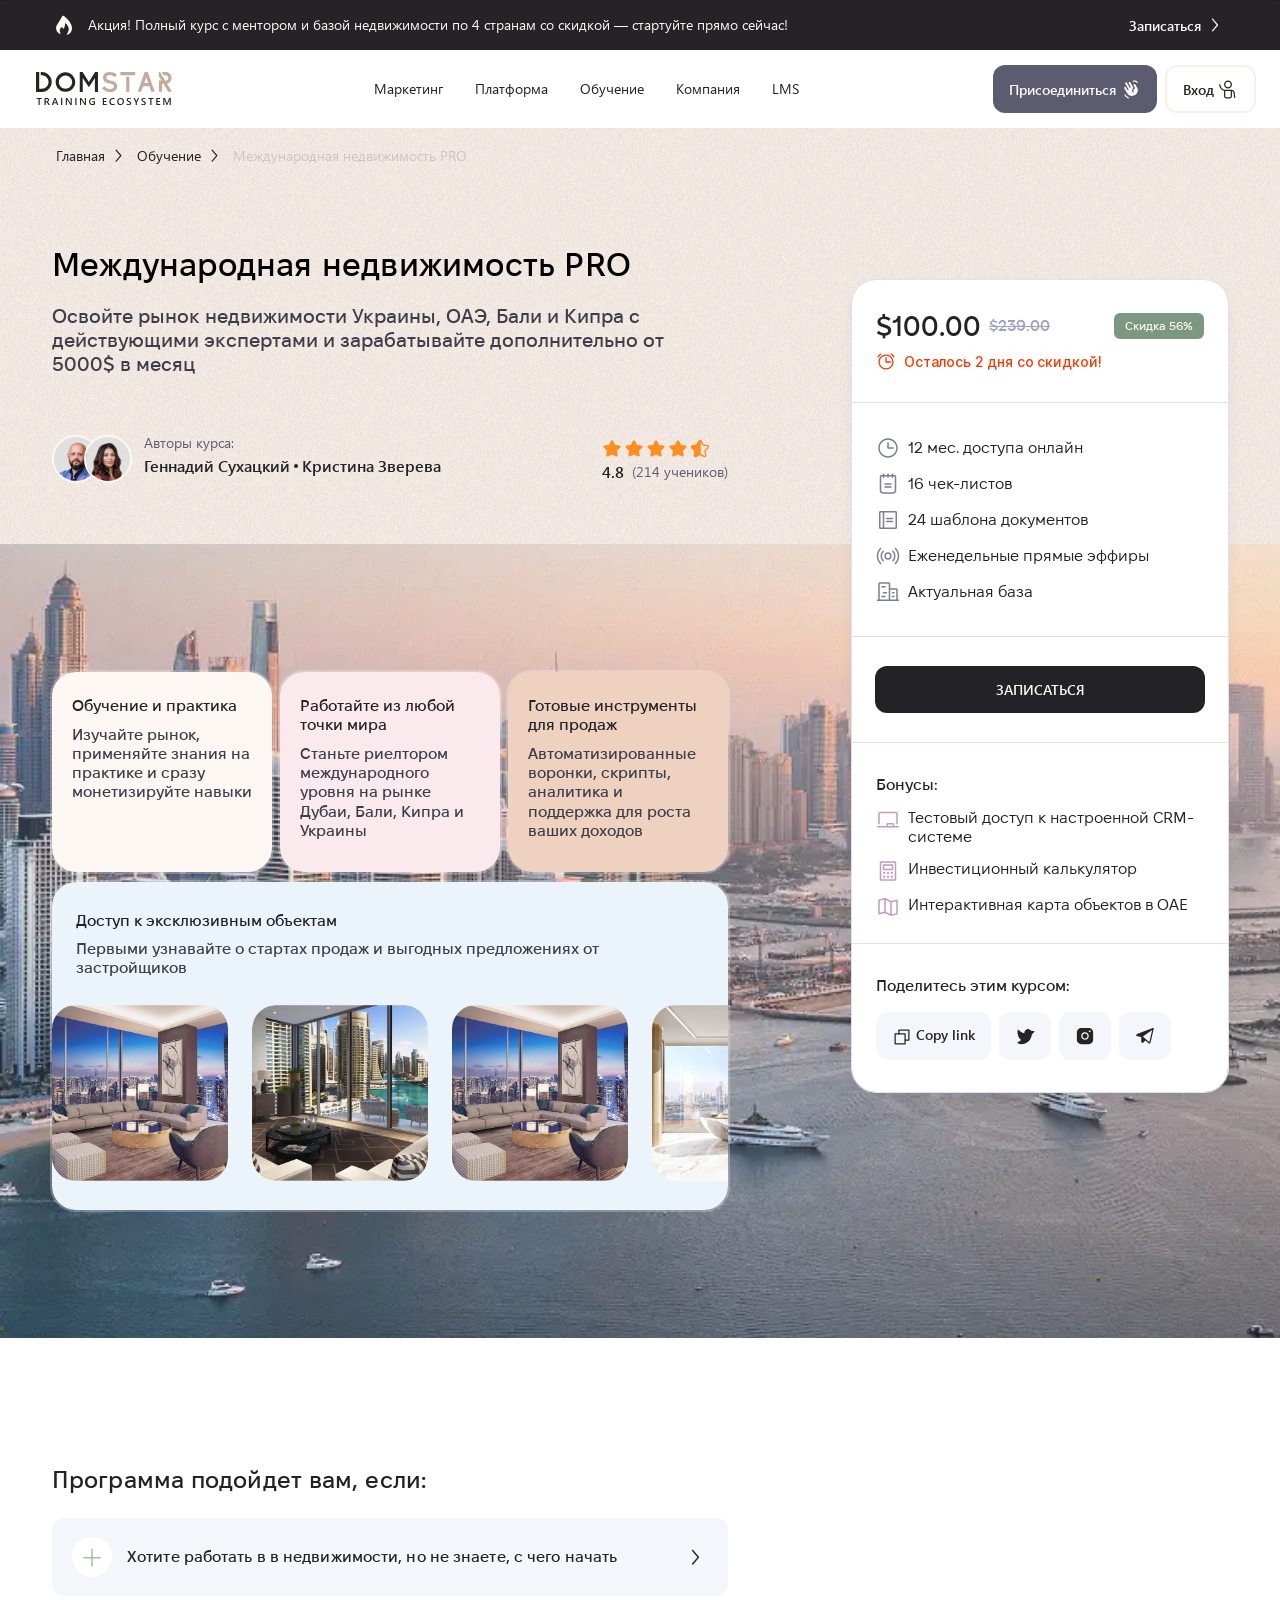
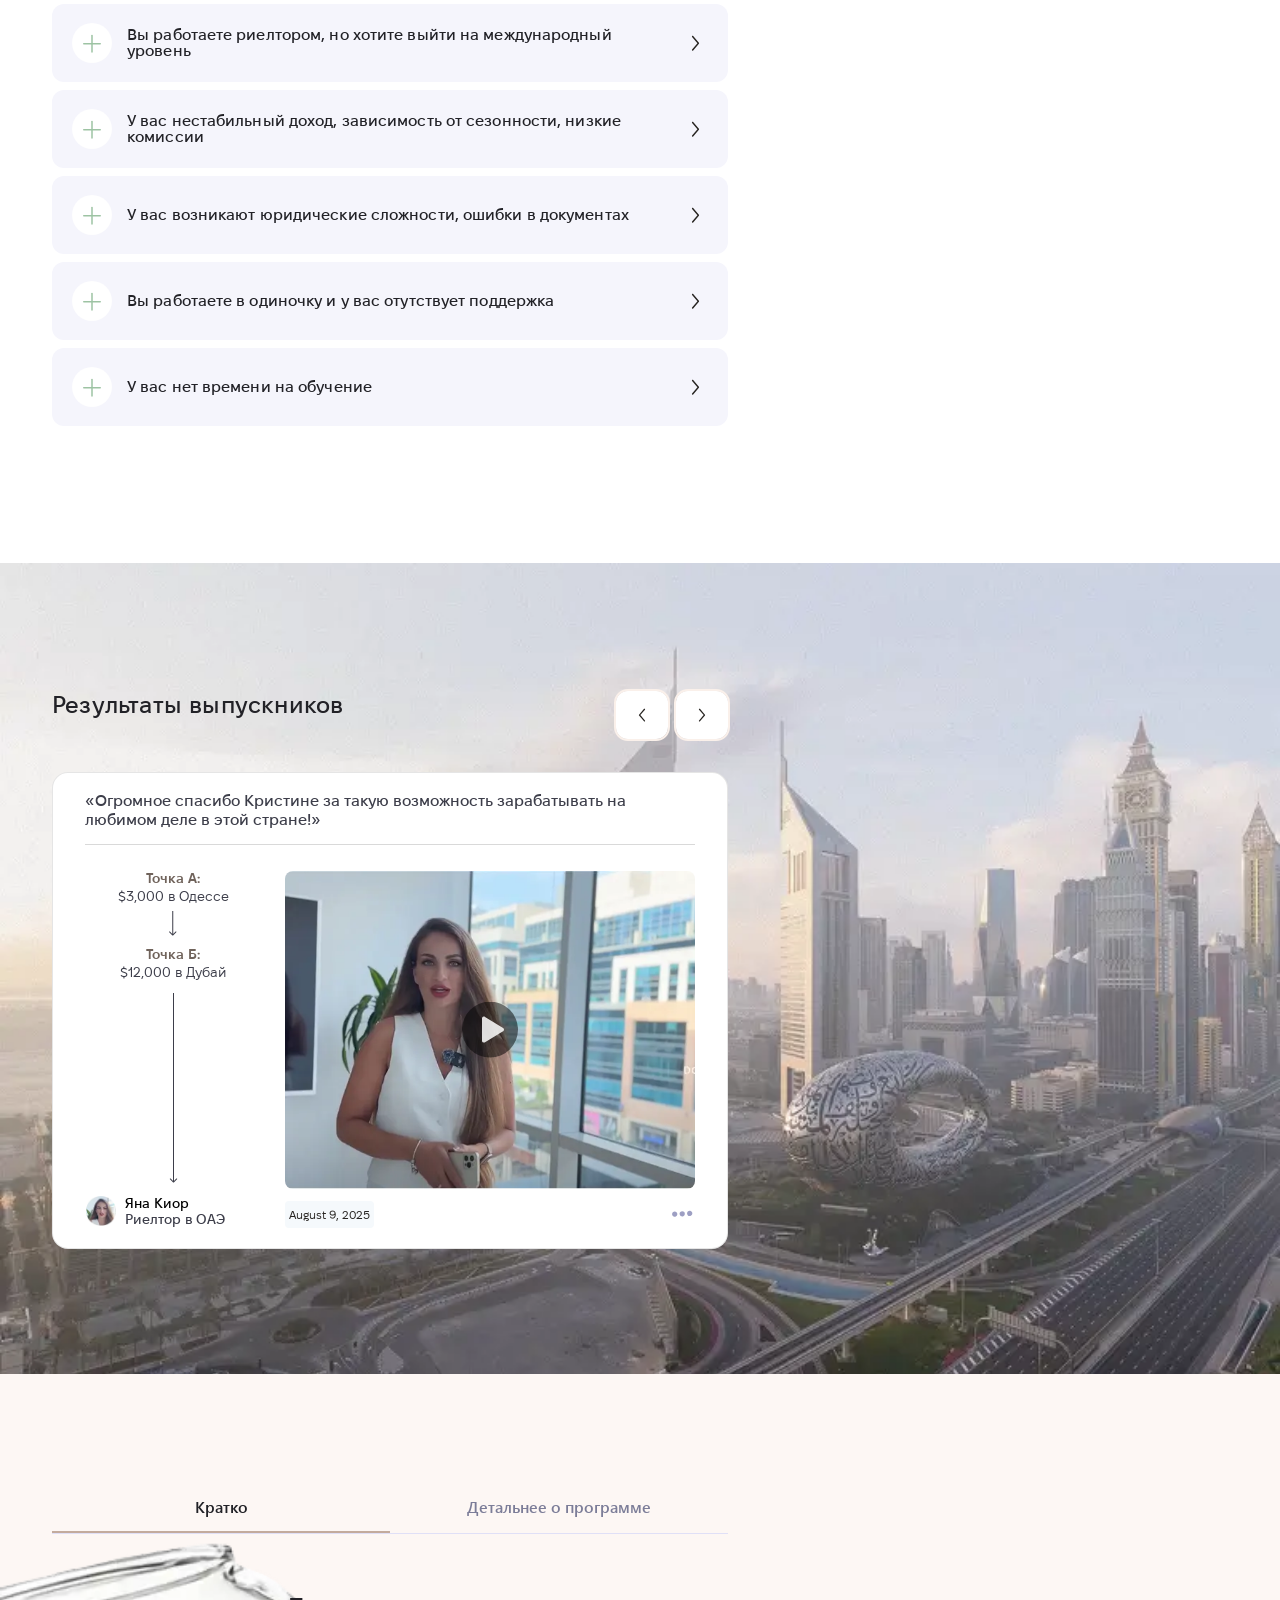
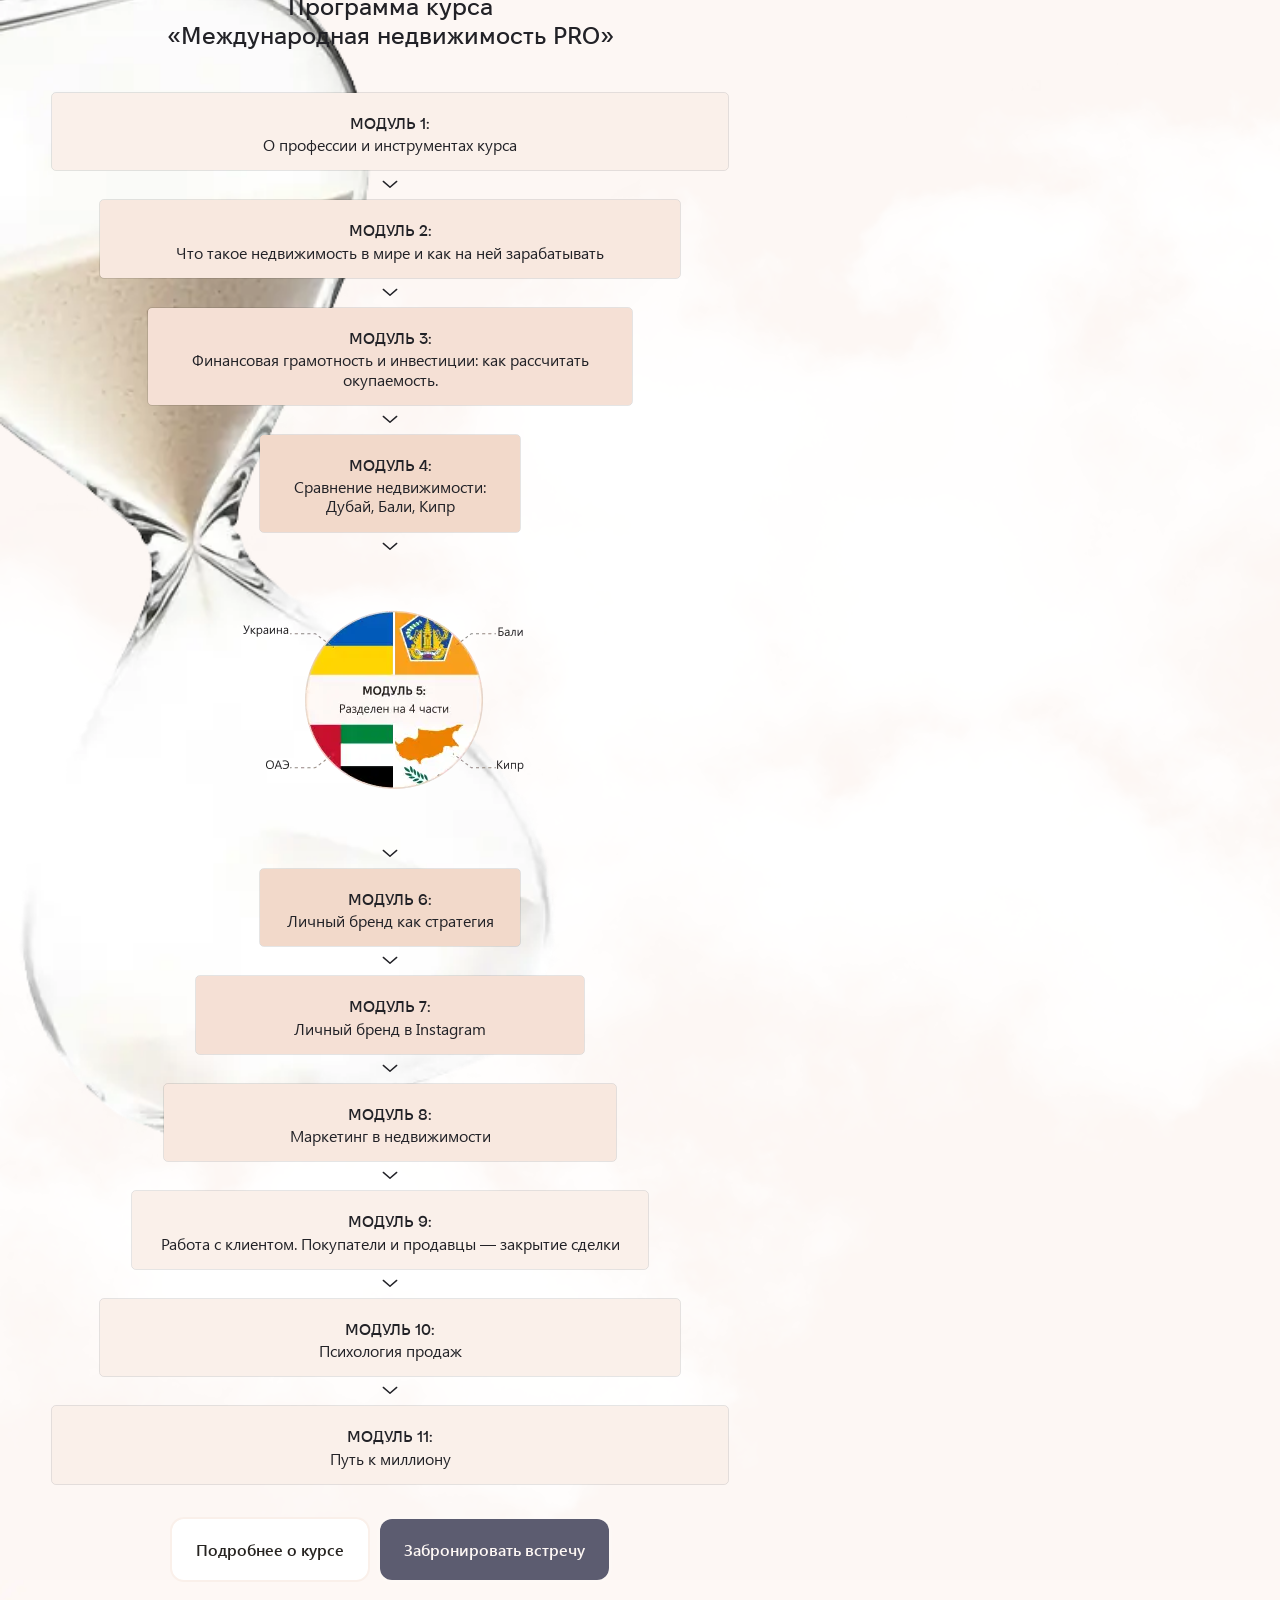
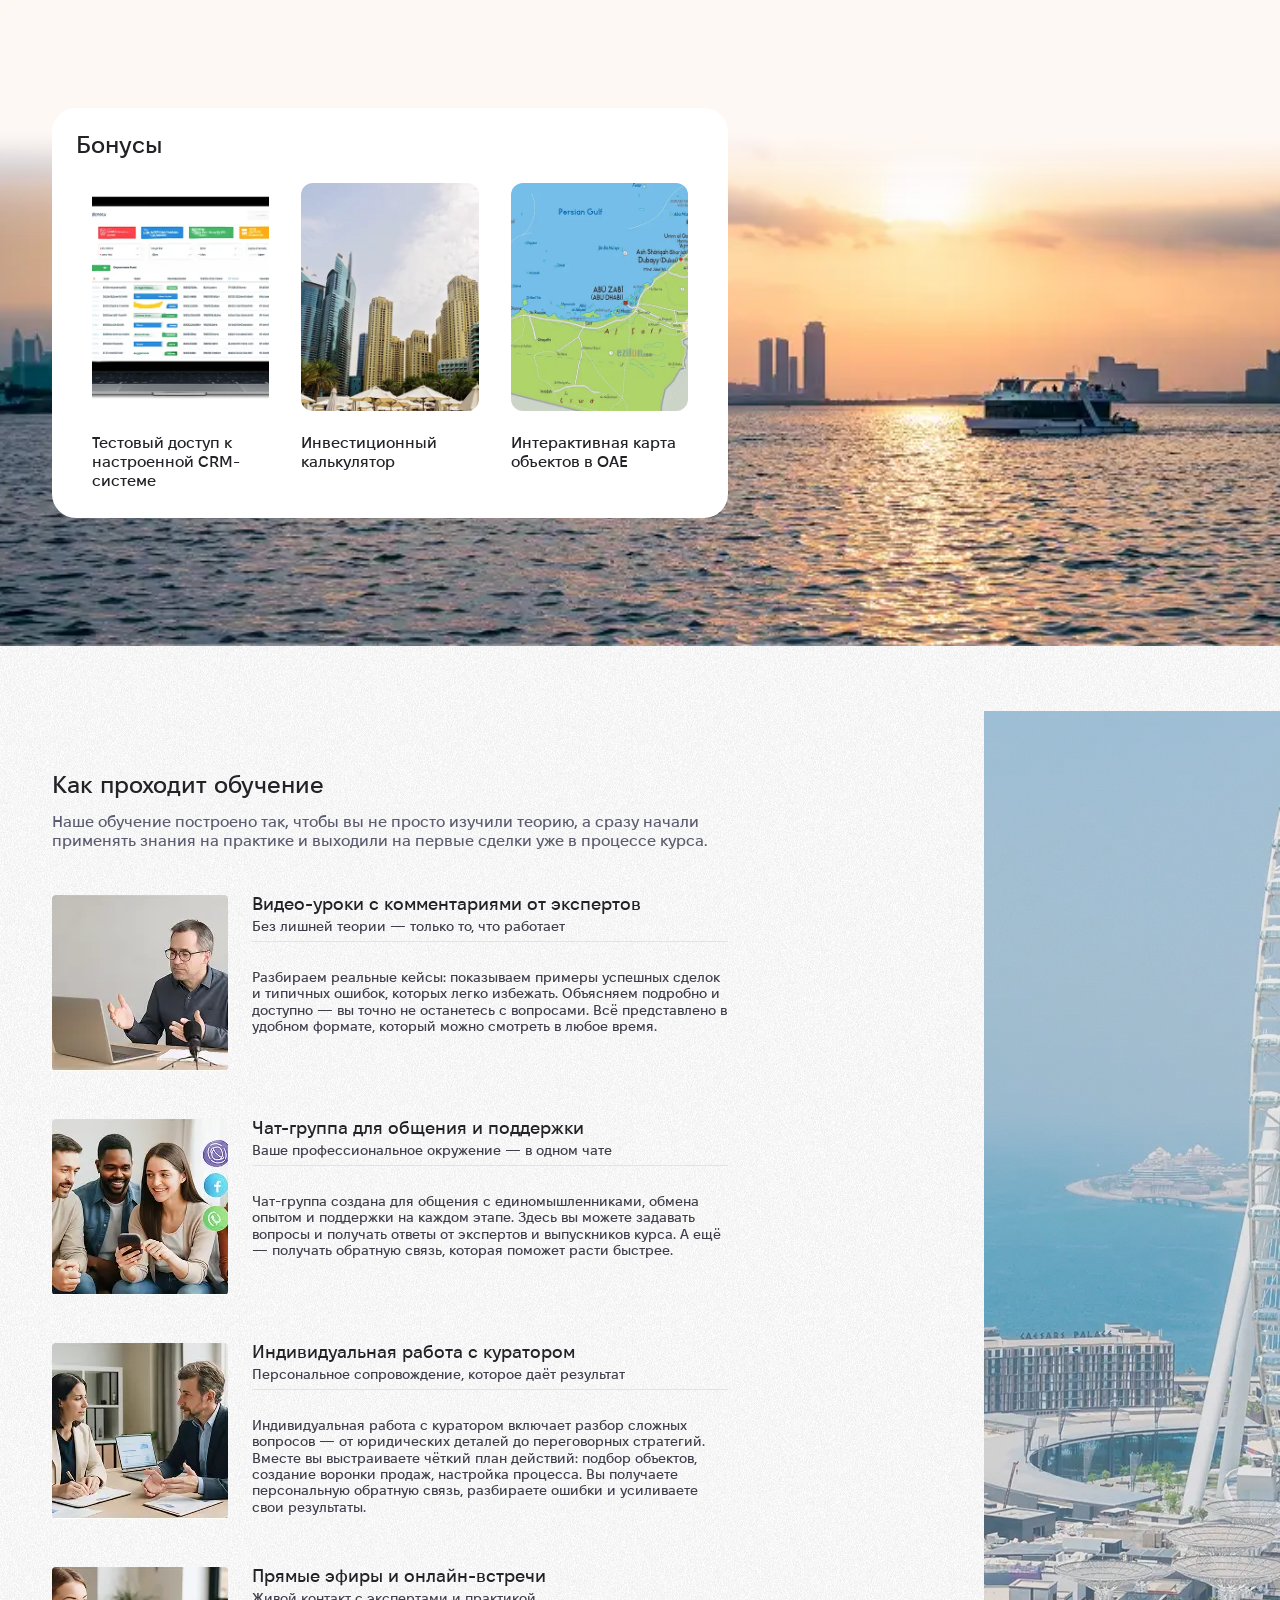
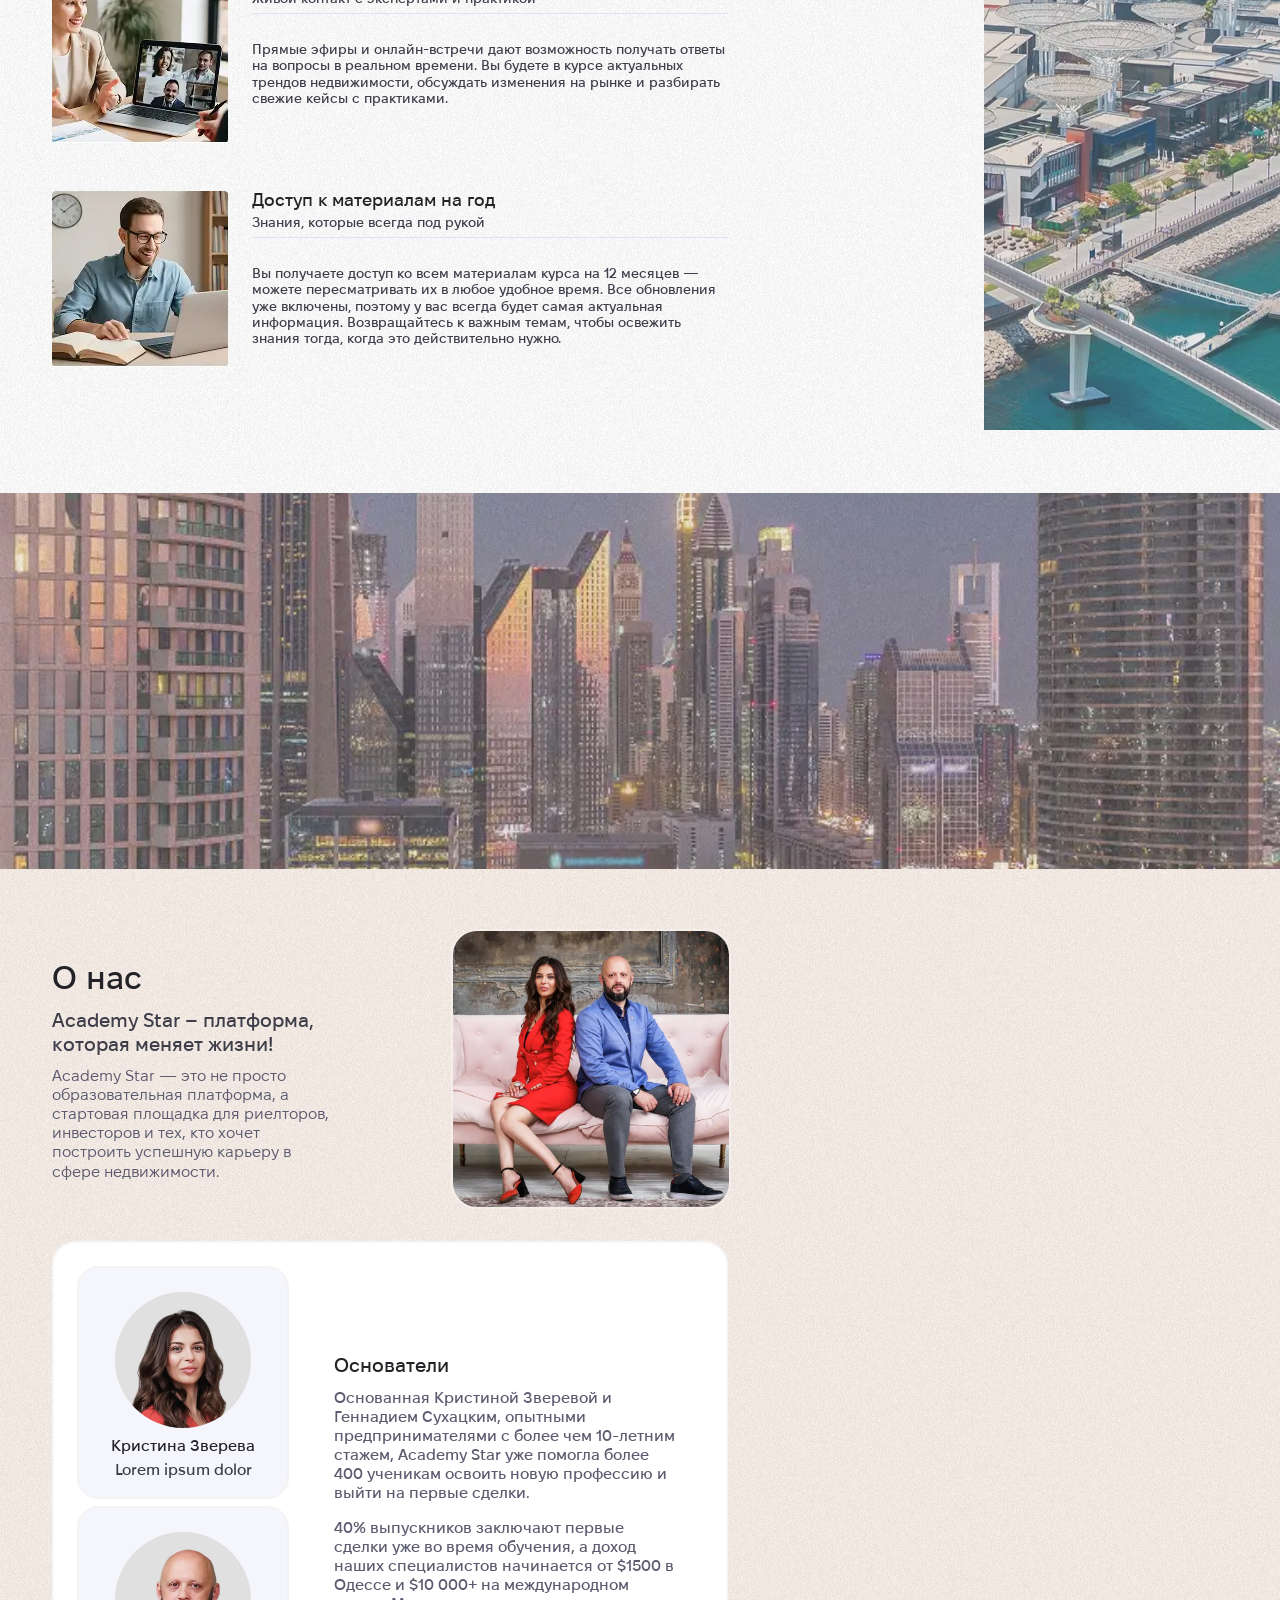
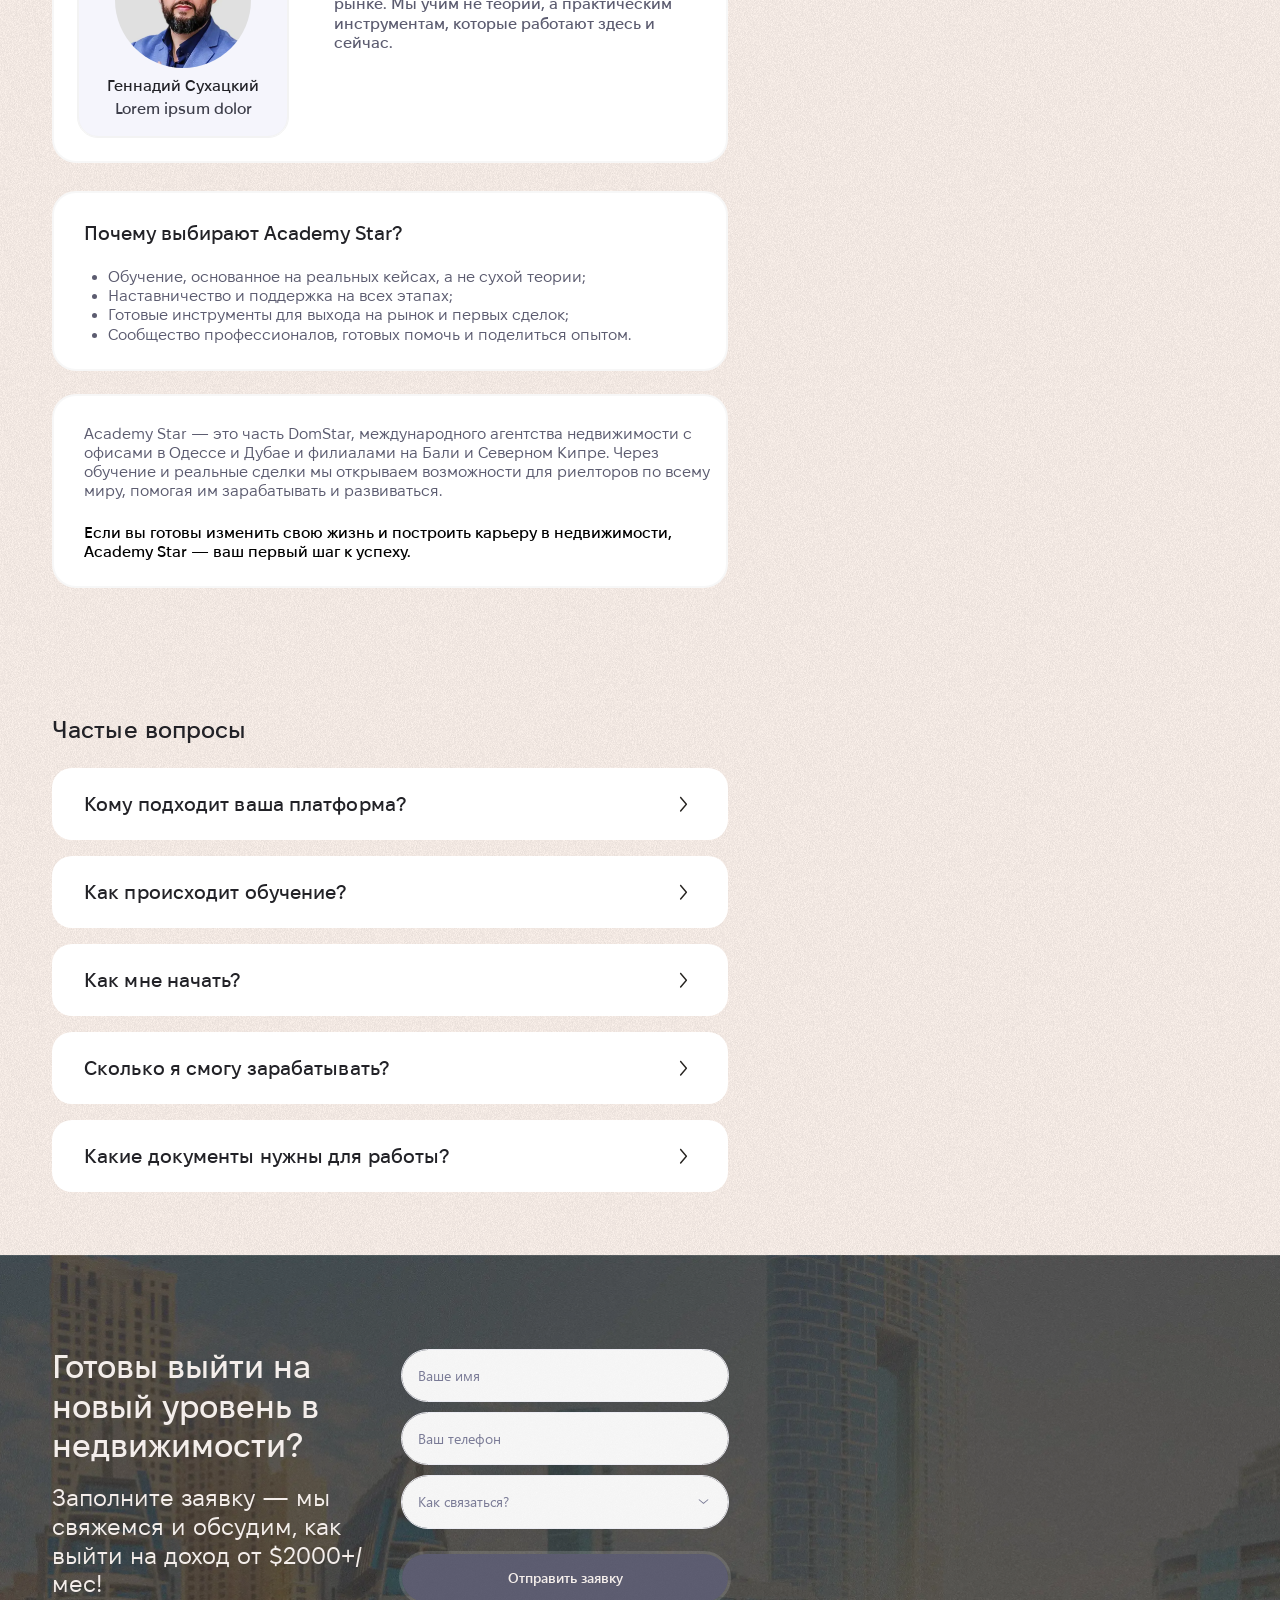
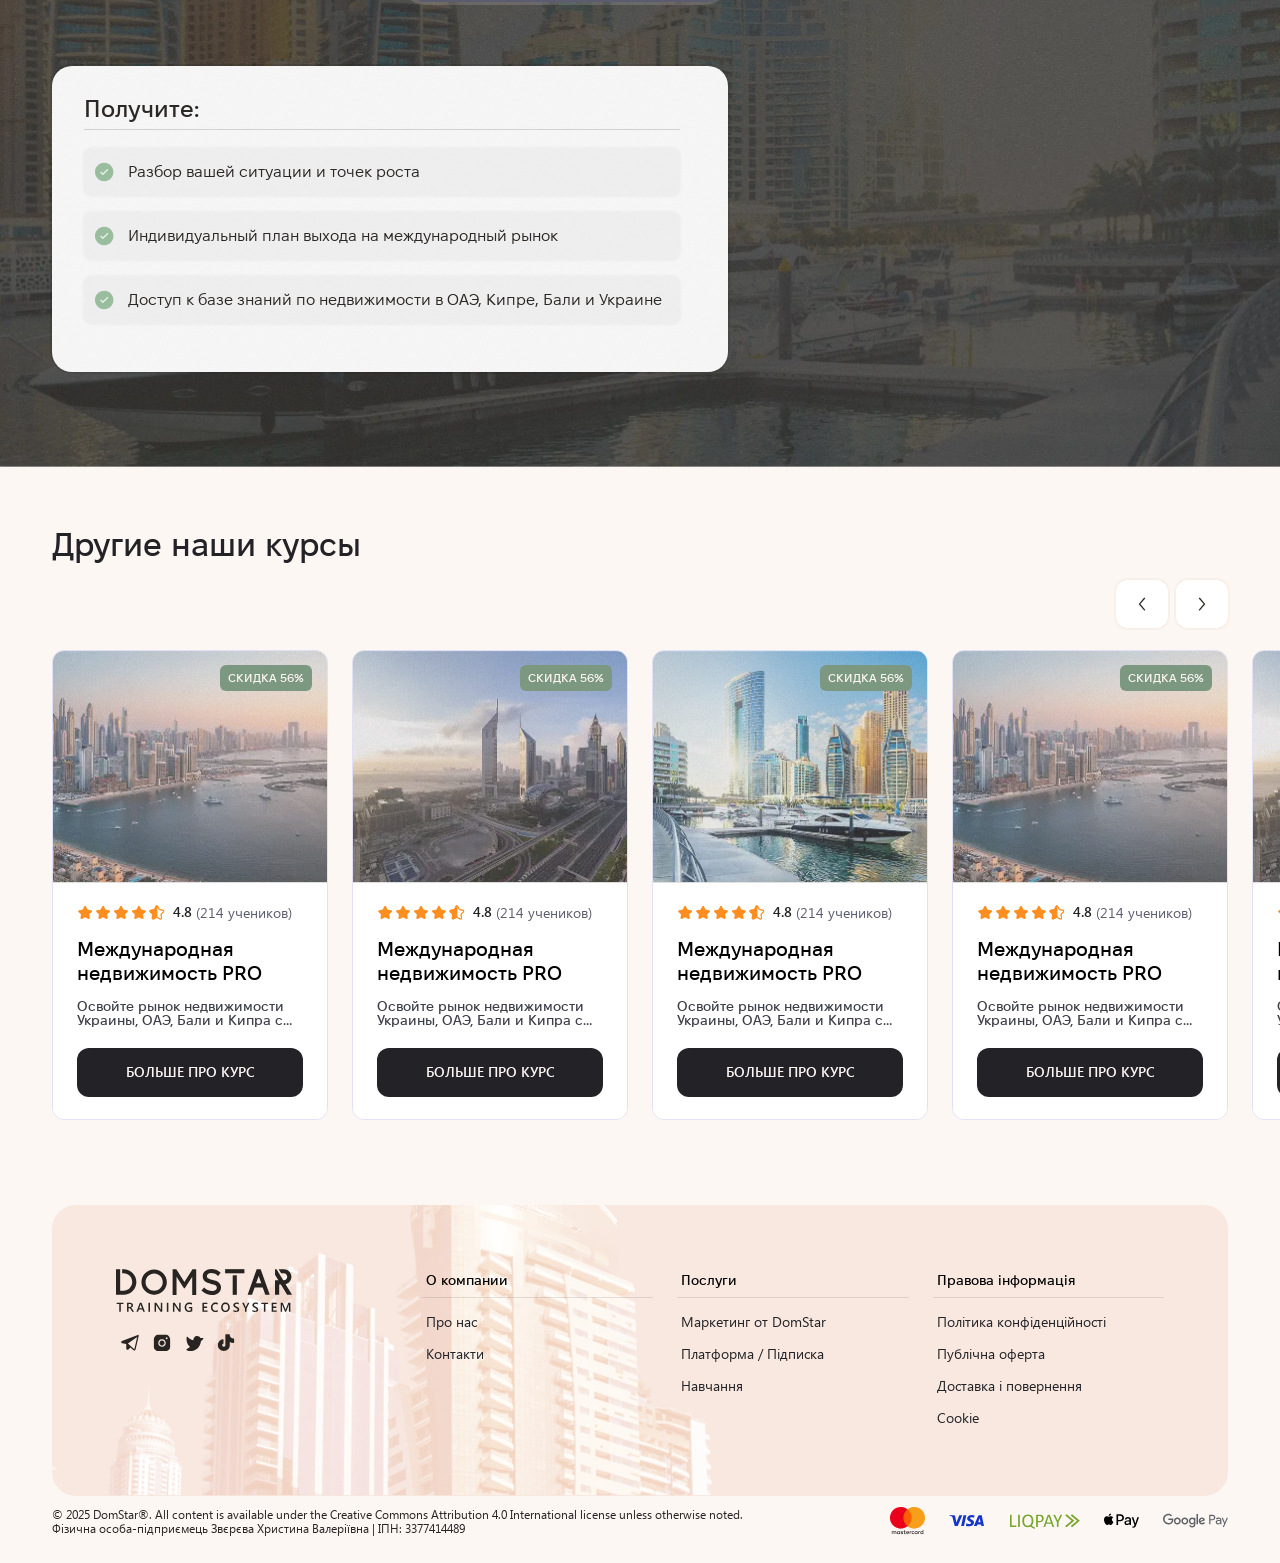
<file: education.html>
<!DOCTYPE html>
<html lang="ru">

<head>
    <meta charset="UTF-8" />
    <meta name="viewport" content="width=device-width, initial-scale=1.0" />
    <title>DomStar — обучающая экосистема для риелторов и брокеров</title>
    <meta name="description"
        content="DomStar — обучающая экосистема для риелторов и брокеров. Курсы, инструменты, поддержка и база недвижимости по 4 странам. Стартуйте карьеру в недвижимости с нами!" />
    <meta name="keywords"
        content="DomStar, обучение риелторов, курсы недвижимости, брокеры, недвижимость, онлайн-курсы, международная недвижимость, Dubai, Бали, Кипр, Украина, обучение, инструменты для риелторов, поддержка, база недвижимости" />
    <meta name="author" content="DomStar" />
    <meta property="og:title" content="DomStar — обучающая экосистема для риелторов и брокеров" />
    <meta property="og:description"
        content="Курсы, инструменты, поддержка и база недвижимости по 4 странам. Стартуйте карьеру в недвижимости с DomStar!" />
    <meta property="og:type" content="website" />
    <meta property="og:url" content="https://domstar.example.com/" />
    <meta property="og:image" content="https://domstar.example.com/img/og-image.jpg" />
    <meta name="twitter:card" content="summary_large_image" />
    <meta name="twitter:title" content="DomStar — обучающая экосистема для риелторов и брокеров" />
    <meta name="twitter:description"
        content="Курсы, инструменты, поддержка и база недвижимости по 4 странам. Стартуйте карьеру в недвижимости с DomStar!" />
    <meta name="twitter:image" content="https://domstar.example.com/img/og-image.jpg" />
    <link rel="canonical" href="https://domstar.example.com/" />

    <link rel="preload" href="style/reset.css" as="style" />
    <link rel="preload" href="style/style.css" as="style" />
    <link rel="stylesheet" href="style/reset.css" />
    <link rel="stylesheet" href="style/style.css" />

    <link rel="preload" href="https://cdn.jsdelivr.net/npm/@fancyapps/ui@5/dist/fancybox/fancybox.css" as="style" />
    <link rel="stylesheet" href="https://cdn.jsdelivr.net/npm/@fancyapps/ui@5/dist/fancybox/fancybox.css" media="print"
        onload="this.media='all'" />
    <link rel="preload" href="style/swiper-bundle.min.css" as="style" />
    <link rel="stylesheet" href="style/swiper-bundle.min.css" media="print" onload="this.media='all'" />

    <noscript>
        <link rel="stylesheet" href="https://cdn.jsdelivr.net/npm/@fancyapps/ui@5/dist/fancybox/fancybox.css" />
        <link rel="stylesheet" href="style/swiper-bundle.min.css" />
    </noscript>
</head>

<body>
    <div class="promo-bar">
        <div class="wrapper">
            <img width="24" height="24" src="img/icon1.svg" alt="icon" class="promo-bar__icon" />
            <p>
                Акция! Полный курс с ментором и базой недвижимости по 4 странам со
                скидкой — стартуйте прямо сейчас!
            </p>
            <button>
                Записаться
                <img src="img/arrow-right.svg" width="20" height="20" alt="icon" />
            </button>
        </div>
    </div>

    <!-- HEADER -->
    <header class="header">
        <div class="header__inner container">
            <a href="/" class="header__logo">
                <img src="img/logo-mobile.svg" width="107" height="26" alt="DOMSTAR Training Ecosystem"
                    class="header__logo-mobile">
                <img src="img/logo.svg" width="136" height="34" alt="DOMSTAR Training Ecosystem"
                    class="header__logo-desktop">
            </a>
            <nav class="nav" aria-label="Главное меню">
                <ul class="nav__list">
                    <li class="nav__item">
                        <a href="marketing.html" class="nav__link">Маркетинг</a>
                    </li>
                    <li class="nav__item">
                        <a href="courses.html" class="nav__link">Платформа</a>
                    </li>
                    <li class="nav__item">
                        <a href="education.html" class="nav__link">Обучение</a>
                    </li>
                    <li class="nav__item">
                        <a href="about-us.html" class="nav__link">Компания</a>
                    </li>
                    <li class="nav__item"><a href="#lms" class="nav__link">LMS</a></li>
                </ul>
            </nav>
            <div class="header__actions">
                <button class="button header__join-button">
                    Присоединиться
                    <img width="20" height="21" src="img/icon-btn1.svg" alt="button icon">
                </button>
                <button class="header__login-link">
                    Вход
                    <img width="20" height="21" src="img/icon-btn2.svg" alt="button icon">
                </button>
            </div>
            <div class="mobile-menu">
                <button class="burger button" aria-label="Open menu" aria-expanded="false">
                    <span class="burger-line"></span>
                    <span class="burger-line"></span>
                    <span class="burger-line"></span>
                </button>
            </div>
            <div class="mobile-links">
                <nav class="nav__list__nav" aria-label="Главное меню">
                    <ul class="nav__list__list">
                        <li class="nav__list__item">
                            <a href="marketing.html" class="nav__list__link">Маркетинг</a>
                        </li>
                        <li class="nav__list__item">
                            <a href="courses.html" class="nav__list__link">Платформа</a>
                        </li>
                        <li class="nav__list__item">
                            <a href="education.html" class="nav__list__link">Обучение</a>
                        </li>
                        <li class="nav__list__item">
                            <a href="about-us.html" class="nav__list__link">Компания</a>
                        </li>
                        <li class="nav__list__item">
                            <a href="#lms" class="nav__list__link">LMS</a>
                        </li>
                    </ul>
                </nav>
                <div class="header__actions">
                    <button class="button header__join-button">
                        Присоединиться
                        <img width="20" height="21" src="img/icon-btn1.svg" alt="button icon">
                    </button>
                    <button class="header__login-link">
                        Вход
                        <img width="20" height="21" src="img/icon-btn2.svg" alt="button icon">
                    </button>
                </div>
                <ul class="nav__list__social">
                    <li class="nav__list__social--item">
                        <a href="/" class="nav__list__link">
                            <img src="img/nav__list__link1.svg" width="20" height="21" alt="icon">
                        </a>
                    </li>

                    <li class="nav__list__social--item">
                        <a href="/" class="nav__list__link">
                            <img src="img/nav__list__link2.svg" width="18" height="17" alt="icon">
                        </a>
                    </li>

                    <li class="nav__list__social--item">
                        <a href="/" class="nav__list__link">
                            <img src="img/nav__list__link3.svg" width="18" height="16" alt="icon">
                        </a>
                    </li>

                    <li class="nav__list__social--item">
                        <a href="/" class="nav__list__link">
                            <img src="img/nav__list__link4.svg" width="18" height="17" alt="icon">
                        </a>
                    </li>
                </ul>
            </div>
        </div>
    </header>

    <!-- HERO SECTION -->
    <main class="main-education">
        <nav class="breadcrumbs" aria-label="Breadcrumb">
            <ol itemscope itemtype="https://schema.org/BreadcrumbList">
                <li>
                    <a href="/" itemprop="item">
                        <span>Главная</span>
                    </a>
                </li>
                <li>
                    <a href="/" itemprop="item">
                        <span>Обучение</span>
                    </a>
                </li>
                <li>
                    <span>Международная недвижимость PRO</span>
                </li>
            </ol>
        </nav>

        <div class="main-education__wrapper">
            <div class="main-education__content" itemscope itemtype="https://schema.org/Course">
                <section class="education-hero" aria-labelledby="course-title">
                    <div class="wrapper">
                        <header class="education-hero__header">
                            <h1 class="education-hero__title" id="course-title" itemprop="name">
                                Международная недвижимость PRO
                            </h1>
                            <p class="education-hero__subtitle" itemprop="description">
                                Освойте рынок недвижимости Украины, ОАЭ, Бали и Кипра с
                                действующими экспертами и зарабатывайте дополнительно от 5000$
                                в месяц
                            </p>
                        </header>
                        <div class="education-hero__info">
                            <div class="education-hero__authors" itemprop="provider" itemscope
                                itemtype="https://schema.org/Organization">
                                <div class="education-hero__authors-avatars">
                                    <picture class="education-hero__avatar">
                                        <source type="image/webp" srcset="img/avatar02.webp" />
                                        <img src="img/avatar02.jpg" width="48" height="48" alt="Геннадий Сухацкий"
                                            loading="lazy" itemprop="logo" />
                                    </picture>
                                    <picture class="education-hero__avatar">
                                        <source type="image/webp" srcset="img/avatar01.webp" />
                                        <img src="img/avatar01.jpg" width="48" height="48" alt="Кристина Зверева"
                                            loading="lazy" />
                                    </picture>
                                </div>
                                <div class="education-hero__authors-info">
                                    <span class="education-hero__authors-label">Авторы курса:</span>
                                    <ul class="education-hero__authors-list">
                                        <li class="education-hero__authors-item">
                                            Геннадий Сухацкий
                                        </li>
                                        <li class="education-hero__authors-item">
                                            Кристина Зверева
                                        </li>
                                    </ul>
                                </div>
                            </div>
                            <div class="education-hero__rating" aria-label="Рейтинг курса">
                                <div class="education-hero__rating-stars">
                                    <img src="img/star.svg" width="108" height="21" alt="Рейтинг: 4.8 из 5" />
                                </div>
                                <div class="education-hero__rating-info">
                                    <span class="education-hero__rating-value">4.8</span>
                                    <span class="education-hero__rating-count">(214 учеников)</span>
                                </div>
                            </div>
                        </div>
                    </div>
                </section>

                <section class="main-education__banner" aria-label="Преимущества обучения">
                    <div class="main-education__banner-bg">
                        <picture>
                            <source media="(min-width: 768px)" type="image/webp" srcset="
                    img/main-education__banner.webp    1x,
                    img/main-education__banner@2x.webp 2x
                  " />
                            <source media="(min-width: 768px)" srcset="
                    img/main-education__banner.jpg    1x,
                    img/main-education__banner@2x.jpg 2x
                  " />
                            <source type="image/webp" srcset="
                    img/main-education__banner-mobile.webp    1x,
                    img/main-education__banner-mobile@2x.webp 2x
                  " />
                            <source srcset="
                    img/main-education__banner-mobile.jpg    1x,
                    img/main-education__banner-mobile@2x.jpg 2x
                  " />
                            <img class="main-education__banner-image" src="img/main-education__banner-mobile.jpg"
                                srcset="img/main-education__banner-mobile@2x.jpg 2x" alt="Оператор в центре мониторинга"
                                width="320" height="220" loading="lazy" />
                        </picture>
                    </div>
                    <div class="main-education__banner-content">
                        <ul class="main-education__features-list">
                            <li class="main-education__feature main-education__feature--1">
                                <h3 class="main-education__feature-title">
                                    Обучение и практика
                                </h3>
                                <p class="main-education__feature-text">
                                    Изучайте рынок, применяйте знания на практике и сразу
                                    монетизируйте навыки
                                </p>
                            </li>
                            <li class="main-education__feature main-education__feature--2">
                                <h3 class="main-education__feature-title">
                                    Работайте из любой точки мира
                                </h3>
                                <p class="main-education__feature-text">
                                    Станьте риелтором международного уровня на рынке Дубаи,
                                    Бали, Кипра и Украины
                                </p>
                            </li>
                            <li class="main-education__feature main-education__feature--3">
                                <h3 class="main-education__feature-title">
                                    Готовые инструменты для продаж
                                </h3>
                                <p class="main-education__feature-text">
                                    Автоматизированные воронки, скрипты, аналитика и поддержка
                                    для роста ваших доходов
                                </p>
                            </li>
                        </ul>
                        <div class="main-education__partners">
                            <h3 class="main-education__feature-title">
                                Доступ к эксклюзивным объектам
                            </h3>
                            <p class="main-education__feature-text">
                                Первыми узнавайте о стартах продаж и выгодных предложениях от
                                застройщиков
                            </p>
                            <div class="main-education__partners-swiper swiper">
                                <div class="main-education__partners-wrapper swiper-wrapper">
                                    <div class="main-education__partner-slide swiper-slide">
                                        <picture>
                                            <source type="image/webp" srcset="img/slider1.webp" />
                                            <img src="img/slider1.jpg" width="176" height="176" alt="Партнер 1"
                                                loading="lazy" />
                                        </picture>
                                    </div>
                                    <div class="main-education__partner-slide swiper-slide">
                                        <picture>
                                            <source type="image/webp" srcset="img/slider2.webp" />
                                            <img src="img/slider2.jpg" width="176" height="176" alt="Партнер 2"
                                                loading="lazy" />
                                        </picture>
                                    </div>
                                    <div class="main-education__partner-slide swiper-slide">
                                        <picture>
                                            <source type="image/webp" srcset="img/slider3.webp" />
                                            <img src="img/slider3.jpg" width="176" height="176" alt="Партнер 3"
                                                loading="lazy" />
                                        </picture>
                                    </div>
                                    <div class="main-education__partner-slide swiper-slide">
                                        <picture>
                                            <source type="image/webp" srcset="img/slider2.webp" />
                                            <img src="img/slider2.jpg" width="176" height="176" alt="Партнер 2"
                                                loading="lazy" />
                                        </picture>
                                    </div>
                                    <div class="main-education__partner-slide swiper-slide">
                                        <picture>
                                            <source type="image/webp" srcset="img/slider1.webp" />
                                            <img src="img/slider1.jpg" width="176" height="176" alt="Партнер 1"
                                                loading="lazy" />
                                        </picture>
                                    </div>
                                    <div class="main-education__partner-slide swiper-slide">
                                        <picture>
                                            <source type="image/webp" srcset="img/slider3.webp" />
                                            <img src="img/slider3.jpg" width="176" height="176" alt="Партнер 3"
                                                loading="lazy" />
                                        </picture>
                                    </div>
                                </div>
                            </div>
                        </div>
                    </div>
                </section>

                <section class="faq" aria-labelledby="faq-title">
                    <div class="wrapper">
                        <h2 id="faq-title" class="faq-title">
                            Программа подойдет вам, если:
                        </h2>
                        <div class="faq__box">
                            <div class="faq__box-inner">
                                <div class="faq-item">
                                    <button class="faq-question" aria-expanded="false" aria-controls="faq-answer-1"
                                        id="faq-question-1">
                                        Хотите работать в в недвижимости, но не знаете, с чего
                                        начать
                                    </button>
                                    <div id="faq-answer-1" class="faq-answer" role="region"
                                        aria-labelledby="faq-question-1">
                                        <p>
                                            Платформа подходит для людей, желающих обучаться и
                                            развиваться в новой области.
                                        </p>
                                    </div>
                                </div>
                                <div class="faq-item">
                                    <button class="faq-question" aria-expanded="false" aria-controls="faq-answer-2"
                                        id="faq-question-2">
                                        Вы работаете риелтором, но хотите выйти на международный
                                        уровень
                                    </button>
                                    <div id="faq-answer-2" class="faq-answer" role="region"
                                        aria-labelledby="faq-question-2">
                                        <p>
                                            Обучение происходит через онлайн-курсы с видеоуроками и
                                            заданиями.
                                        </p>
                                    </div>
                                </div>
                                <div class="faq-item">
                                    <button class="faq-question" aria-expanded="false" aria-controls="faq-answer-3"
                                        id="faq-question-3">
                                        У вас нестабильный доход, зависимость от сезонности,
                                        низкие комиссии
                                    </button>
                                    <div id="faq-answer-3" class="faq-answer" role="region"
                                        aria-labelledby="faq-question-3">
                                        <p>
                                            Для начала необходимо зарегистрироваться и пройти
                                            вводный курс.
                                        </p>
                                    </div>
                                </div>
                                <div class="faq-item">
                                    <button class="faq-question" aria-expanded="false" aria-controls="faq-answer-4"
                                        id="faq-question-4">
                                        У вас возникают юридические сложности, ошибки в документах
                                    </button>
                                    <div id="faq-answer-4" class="faq-answer" role="region"
                                        aria-labelledby="faq-question-3">
                                        <p>
                                            Для начала необходимо зарегистрироваться и пройти
                                            вводный курс.
                                        </p>
                                    </div>
                                </div>
                                <div class="faq-item">
                                    <button class="faq-question" aria-expanded="false" aria-controls="faq-answer-5"
                                        id="faq-question-5">
                                        Вы работаете в одиночку и у вас отутствует поддержка
                                    </button>
                                    <div id="faq-answer-5" class="faq-answer" role="region"
                                        aria-labelledby="faq-question-3">
                                        <p>
                                            Для начала необходимо зарегистрироваться и пройти
                                            вводный курс.
                                        </p>
                                    </div>
                                </div>
                                <div class="faq-item">
                                    <button class="faq-question" aria-expanded="false" aria-controls="faq-answer-6"
                                        id="faq-question-6">
                                        У вас нет времени на обучение
                                    </button>
                                    <div id="faq-answer-6" class="faq-answer" role="region"
                                        aria-labelledby="faq-question-3">
                                        <p>
                                            Для начала необходимо зарегистрироваться и пройти
                                            вводный курс.
                                        </p>
                                    </div>
                                </div>
                            </div>
                        </div>
                    </div>
                </section>

                <section class="graduates result" aria-labelledby="graduates-title">
                    <div class="container">
                        <div class="graduates__header">
                            <h2 id="graduates-title" class="graduates__title">
                                Результаты выпускников
                            </h2>

                            <nav class="graduates__nav" aria-label="Навигация по отзывам">
                                <button class="swiper-button-prev" aria-label="Предыдущий отзыв">
                                    <img width="20" height="21" src="img/prev.svg" alt="icon" />
                                </button>
                                <button class="swiper-button-next" aria-label="Следующий отзыв">
                                    <img width="20" height="21" src="img/next.svg" alt="icon" />
                                </button>
                            </nav>
                        </div>

                        <div class="graduates__slider swiper" role="region" aria-labelledby="graduates-title">
                            <div class="swiper-wrapper">
                                <div class="graduates__slide swiper-slide">
                                    <blockquote class="graduates__quote">
                                        <p>
                                            «Огромное спасибо Кристине за такую возможность
                                            зарабатывать на любимом деле в этой стране!»
                                        </p>
                                    </blockquote>

                                    <div class="graduates__quote-box">
                                        <figure class="graduates__video">
                                            <a data-fancybox="graduates-videos"
                                                href="https://youtu.be/vuMyYFvnTXg?si=hY_1S7w5_j503H0o"
                                                class="graduates__video-link"
                                                aria-label="Смотреть видео отзыв Яна Киор">
                                                <picture>
                                                    <source type="image/webp" srcset="img/video-banner1.webp"
                                                        width="412" height="222" />
                                                    <img src="img/video-banner1.jpg" alt="Видео отзыв Яна Киор"
                                                        width="412" height="222" loading="lazy" />
                                                </picture>
                                                <span class="graduates__video-play" aria-hidden="true">
                                                    <img src="img/play-btn.svg" width="56" height="57"
                                                        alt="Play button" />
                                                </span>
                                            </a>
                                            <figcaption class="visually-hidden">
                                                <time class="graduates__date" datetime="2025-08-09">August 9,
                                                    2025</time>
                                                <img width="26" height="26" src="img/icons.svg" alt="icon" />
                                            </figcaption>
                                        </figure>
                                        <div class="graduates__quote-content">
                                            <dl class="graduates__points">
                                                <div class="graduates__point">
                                                    <dt>Точка А:</dt>
                                                    <dd>$3,000 в Одессе</dd>
                                                </div>
                                                <div class="graduates__point">
                                                    <dt>Точка Б:</dt>
                                                    <dd>$12,000 в Дубай</dd>
                                                </div>
                                            </dl>
                                            <div class="graduates__points-arrow">
                                                <img src="img/big-arrow.svg" width="73" height="190" alt="icon"
                                                    class="result-img-big" />
                                                <img src="img/arrow-right2.svg" width="73" height="8" alt="icon"
                                                    class="result-img-smoll" />
                                            </div>
                                            <div class="graduates__meta">
                                                <div class="graduates__author">
                                                    <picture>
                                                        <source type="image/webp" srcset="img/avatar1.webp" />
                                                        <img src="img/avatar1.png" alt="Яна Киор, Риелтор в ОАЭ"
                                                            class="graduates__avatar" width="48" height="48"
                                                            loading="lazy" />
                                                    </picture>
                                                </div>
                                                <p class="graduates__name">
                                                    Яна Киор<br />
                                                    <span>Риелтор в ОАЭ</span>
                                                </p>
                                            </div>
                                        </div>
                                    </div>
                                </div>

                                <div class="graduates__slide swiper-slide">
                                    <blockquote class="graduates__quote">
                                        <p>
                                            «Обязательно проходите Академию DomStar и верьте в себя
                                            у вас всё получится!»
                                        </p>
                                    </blockquote>

                                    <div class="graduates__quote-box">
                                        <figure class="graduates__video">
                                            <a data-fancybox="graduates-videos"
                                                href="https://youtu.be/vuMyYFvnTXg?si=hY_1S7w5_j503H0o"
                                                class="graduates__video-link"
                                                aria-label="Смотреть видео отзыв Яна Киор">
                                                <picture>
                                                    <source type="image/webp" srcset="img/video-banner2.webp"
                                                        width="412" height="222" />
                                                    <img src="img/video-banner2.jpg" alt="Видео отзыв Яна Киор"
                                                        width="412" height="222" loading="lazy" />
                                                </picture>
                                                <span class="graduates__video-play" aria-hidden="true">
                                                    <img src="img/play-btn.svg" width="56" height="57" alt="" />
                                                </span>
                                            </a>
                                            <figcaption class="visually-hidden">
                                                <time class="graduates__date" datetime="2025-08-09">August 9,
                                                    2025</time>
                                                <img width="26" height="26" src="img/icons.svg" alt="icon" />
                                            </figcaption>
                                        </figure>
                                        <div class="graduates__quote-content">
                                            <dl class="graduates__points">
                                                <div class="graduates__point">
                                                    <dt>Точка А:</dt>
                                                    <dd>$3,000 в Одессе</dd>
                                                </div>
                                                <div class="graduates__point">
                                                    <dt>Точка Б:</dt>
                                                    <dd>$12,000 в Дубай</dd>
                                                </div>
                                            </dl>
                                            <div class="graduates__points-arrow">
                                                <img src="img/big-arrow.svg" width="73" height="190" alt="icon"
                                                    class="result-img-big" />
                                                <img src="img/arrow-right2.svg" width="73" height="8" alt="icon"
                                                    class="result-img-smoll" />
                                            </div>
                                            <div class="graduates__meta">
                                                <div class="graduates__author">
                                                    <picture>
                                                        <source type="image/webp" srcset="img/avatar1.webp" />
                                                        <img src="img/avatar1.png" alt="Яна Киор, Риелтор в ОАЭ"
                                                            class="graduates__avatar" width="48" height="48"
                                                            loading="lazy" />
                                                    </picture>
                                                </div>
                                                <p class="graduates__name">
                                                    Яна Киор<br />
                                                    <span>Риелтор в ОАЭ</span>
                                                </p>
                                            </div>
                                        </div>
                                    </div>
                                </div>

                                <div class="graduates__slide swiper-slide">
                                    <blockquote class="graduates__quote">
                                        <p>
                                            «Огромное спасибо Кристине за такую возможность
                                            зарабатывать на любимом деле в этой стране!»
                                        </p>
                                    </blockquote>

                                    <div class="graduates__quote-box">
                                        <figure class="graduates__video">
                                            <a data-fancybox="graduates-videos"
                                                href="https://youtu.be/vuMyYFvnTXg?si=hY_1S7w5_j503H0o"
                                                class="graduates__video-link"
                                                aria-label="Смотреть видео отзыв Яна Киор">
                                                <picture>
                                                    <source type="image/webp" srcset="img/video-banner1.webp"
                                                        width="412" height="222" />
                                                    <img src="img/video-banner1.jpg" alt="Видео отзыв Яна Киор"
                                                        width="412" height="222" loading="lazy" />
                                                </picture>
                                                <span class="graduates__video-play" aria-hidden="true">
                                                    <img src="img/play-btn.svg" width="56" height="57" alt="" />
                                                </span>
                                            </a>
                                            <figcaption class="visually-hidden">
                                                <time class="graduates__date" datetime="2025-08-09">August 9,
                                                    2025</time>
                                                <img width="26" height="26" src="img/icons.svg" alt="icon" />
                                            </figcaption>
                                        </figure>
                                        <div class="graduates__quote-content">
                                            <dl class="graduates__points">
                                                <div class="graduates__point">
                                                    <dt>Точка А:</dt>
                                                    <dd>$3,000 в Одессе</dd>
                                                </div>
                                                <div class="graduates__point">
                                                    <dt>Точка Б:</dt>
                                                    <dd>$12,000 в Дубай</dd>
                                                </div>
                                            </dl>
                                            <div class="graduates__points-arrow">
                                                <img src="img/big-arrow.svg" width="73" height="190" alt="icon"
                                                    class="result-img-big" />
                                                <img src="img/arrow-right2.svg" width="73" height="8" alt="icon"
                                                    class="result-img-smoll" />
                                            </div>
                                            <div class="graduates__meta">
                                                <div class="graduates__author">
                                                    <picture>
                                                        <source type="image/webp" srcset="img/avatar1.webp" />
                                                        <img src="img/avatar1.png" alt="Яна Киор, Риелтор в ОАЭ"
                                                            class="graduates__avatar" width="48" height="48"
                                                            loading="lazy" />
                                                    </picture>
                                                </div>
                                                <p class="graduates__name">
                                                    Яна Киор<br />
                                                    <span>Риелтор в ОАЭ</span>
                                                </p>
                                            </div>
                                        </div>
                                    </div>
                                </div>

                                <div class="graduates__slide swiper-slide">
                                    <blockquote class="graduates__quote">
                                        <p>
                                            «Обязательно проходите Академию DomStar и верьте в себя
                                            у вас всё получится!»
                                        </p>
                                    </blockquote>

                                    <div class="graduates__quote-box">
                                        <figure class="graduates__video">
                                            <a data-fancybox="graduates-videos"
                                                href="https://youtu.be/vuMyYFvnTXg?si=hY_1S7w5_j503H0o"
                                                class="graduates__video-link"
                                                aria-label="Смотреть видео отзыв Яна Киор">
                                                <picture>
                                                    <source type="image/webp" srcset="img/video-banner2.webp"
                                                        width="412" height="222" />
                                                    <img src="img/video-banner2.jpg" alt="Видео отзыв Яна Киор"
                                                        width="412" height="222" loading="lazy" />
                                                </picture>
                                                <span class="graduates__video-play" aria-hidden="true">
                                                    <img src="img/play-btn.svg" width="56" height="57" alt="" />
                                                </span>
                                            </a>
                                            <figcaption class="visually-hidden">
                                                <time class="graduates__date" datetime="2025-08-09">August 9,
                                                    2025</time>
                                                <img width="26" height="26" src="img/icons.svg" alt="icon" />
                                            </figcaption>
                                        </figure>
                                        <div class="graduates__quote-content">
                                            <dl class="graduates__points">
                                                <div class="graduates__point">
                                                    <dt>Точка А:</dt>
                                                    <dd>$3,000 в Одессе</dd>
                                                </div>
                                                <div class="graduates__point">
                                                    <dt>Точка Б:</dt>
                                                    <dd>$12,000 в Дубай</dd>
                                                </div>
                                            </dl>
                                            <div class="graduates__points-arrow">
                                                <img src="img/big-arrow.svg" width="73" height="190" alt="icon"
                                                    class="result-img-big" />
                                                <img src="img/arrow-right2.svg" width="73" height="8" alt="icon"
                                                    class="result-img-smoll" />
                                            </div>
                                            <div class="graduates__meta">
                                                <div class="graduates__author">
                                                    <picture>
                                                        <source type="image/webp" srcset="img/avatar1.webp" />
                                                        <img src="img/avatar1.png" alt="Яна Киор, Риелтор в ОАЭ"
                                                            class="graduates__avatar" width="48" height="48"
                                                            loading="lazy" />
                                                    </picture>
                                                </div>
                                                <p class="graduates__name">
                                                    Яна Киор<br />
                                                    <span>Риелтор в ОАЭ</span>
                                                </p>
                                            </div>
                                        </div>
                                    </div>
                                </div>

                                <div class="graduates__slide swiper-slide">
                                    <blockquote class="graduates__quote">
                                        <p>
                                            «Огромное спасибо Кристине за такую возможность
                                            зарабатывать на любимом деле в этой стране!»
                                        </p>
                                    </blockquote>

                                    <div class="graduates__quote-box">
                                        <figure class="graduates__video">
                                            <a data-fancybox="graduates-videos"
                                                href="https://youtu.be/vuMyYFvnTXg?si=hY_1S7w5_j503H0o"
                                                class="graduates__video-link"
                                                aria-label="Смотреть видео отзыв Яна Киор">
                                                <picture>
                                                    <source type="image/webp" srcset="img/video-banner1.webp"
                                                        width="412" height="222" />
                                                    <img src="img/video-banner1.jpg" alt="Видео отзыв Яна Киор"
                                                        width="412" height="222" loading="lazy" />
                                                </picture>
                                                <span class="graduates__video-play" aria-hidden="true">
                                                    <img src="img/play-btn.svg" width="56" height="57" alt="" />
                                                </span>
                                            </a>
                                            <figcaption class="visually-hidden">
                                                <time class="graduates__date" datetime="2025-08-09">August 9,
                                                    2025</time>
                                                <img width="26" height="26" src="img/icons.svg" alt="icon" />
                                            </figcaption>
                                        </figure>
                                        <div class="graduates__quote-content">
                                            <dl class="graduates__points">
                                                <div class="graduates__point">
                                                    <dt>Точка А:</dt>
                                                    <dd>$3,000 в Одессе</dd>
                                                </div>
                                                <div class="graduates__point">
                                                    <dt>Точка Б:</dt>
                                                    <dd>$12,000 в Дубай</dd>
                                                </div>
                                            </dl>
                                            <div class="graduates__points-arrow">
                                                <img src="img/big-arrow.svg" width="73" height="190" alt="icon"
                                                    class="result-img-big" />
                                                <img src="img/arrow-right2.svg" width="73" height="8" alt="icon"
                                                    class="result-img-smoll" />
                                            </div>
                                            <div class="graduates__meta">
                                                <div class="graduates__author">
                                                    <picture>
                                                        <source type="image/webp" srcset="img/avatar1.webp" />
                                                        <img src="img/avatar1.png" alt="Яна Киор, Риелтор в ОАЭ"
                                                            class="graduates__avatar" width="48" height="48"
                                                            loading="lazy" />
                                                    </picture>
                                                </div>
                                                <p class="graduates__name">
                                                    Яна Киор<br />
                                                    <span>Риелтор в ОАЭ</span>
                                                </p>
                                            </div>
                                        </div>
                                    </div>
                                </div>

                                <div class="graduates__slide swiper-slide">
                                    <blockquote class="graduates__quote">
                                        <p>
                                            «Обязательно проходите Академию DomStar и верьте в себя
                                            у вас всё получится!»
                                        </p>
                                    </blockquote>

                                    <div class="graduates__quote-box">
                                        <figure class="graduates__video">
                                            <a data-fancybox="graduates-videos"
                                                href="https://youtu.be/vuMyYFvnTXg?si=hY_1S7w5_j503H0o"
                                                class="graduates__video-link"
                                                aria-label="Смотреть видео отзыв Яна Киор">
                                                <picture>
                                                    <source type="image/webp" srcset="img/video-banner2.webp"
                                                        width="412" height="222" />
                                                    <img src="img/video-banner2.jpg" alt="Видео отзыв Яна Киор"
                                                        width="412" height="222" loading="lazy" />
                                                </picture>
                                                <span class="graduates__video-play" aria-hidden="true">
                                                    <img src="img/play-btn.svg" width="56" height="57" alt="" />
                                                </span>
                                            </a>
                                            <figcaption class="visually-hidden">
                                                <time class="graduates__date" datetime="2025-08-09">August 9,
                                                    2025</time>
                                                <img width="26" height="26" src="img/icons.svg" alt="icon" />
                                            </figcaption>
                                        </figure>
                                        <div class="graduates__quote-content">
                                            <dl class="graduates__points">
                                                <div class="graduates__point">
                                                    <dt>Точка А:</dt>
                                                    <dd>$3,000 в Одессе</dd>
                                                </div>
                                                <div class="graduates__point">
                                                    <dt>Точка Б:</dt>
                                                    <dd>$12,000 в Дубай</dd>
                                                </div>
                                            </dl>
                                            <div class="graduates__points-arrow">
                                                <img src="img/big-arrow.svg" width="73" height="190" alt="icon"
                                                    class="result-img-big" />
                                                <img src="img/arrow-right2.svg" width="73" height="8" alt="icon"
                                                    class="result-img-smoll" />
                                            </div>
                                            <div class="graduates__meta">
                                                <div class="graduates__author">
                                                    <picture>
                                                        <source type="image/webp" srcset="img/avatar1.webp" />
                                                        <img src="img/avatar1.png" alt="Яна Киор, Риелтор в ОАЭ"
                                                            class="graduates__avatar" width="48" height="48"
                                                            loading="lazy" />
                                                    </picture>
                                                </div>
                                                <p class="graduates__name">
                                                    Яна Киор<br />
                                                    <span>Риелтор в ОАЭ</span>
                                                </p>
                                            </div>
                                        </div>
                                    </div>
                                </div>
                            </div>
                        </div>
                    </div>
                    <div class="main-education__banner-bg">
                        <picture>
                            <source media="(min-width: 768px)" type="image/webp" srcset="
                    img/banner-slider.webp    1x,
                    img/banner-slider@2x.webp 2x
                  " />
                            <source media="(min-width: 768px)"
                                srcset="img/banner-slider.jpg 1x, img/banner-slider@2x.jpg 2x" />
                            <source type="image/webp" srcset="
                    img/banner-slider-mobile.webp    1x,
                    img/banner-slider-mobile@2x.webp 2x
                  " />
                            <source srcset="
                    img/main-education__banner-mobile.jpg    1x,
                    img/main-education__banner-mobile@2x.jpg 2x
                  " />
                            <img class="main-education__banner-image" src="img/banner-slider-mobile.png"
                                srcset="img/banner-slider-mobile@2x.jpg 2x" alt="Оператор в центре мониторинга"
                                width="320" height="220" loading="lazy" />
                        </picture>
                    </div>
                </section>

                <div class="information">
                    <div class="wrapper">
                        <div class="information__tabs">
                            <div class="information__tab information__tab--active" data-tab="1">
                                Кратко
                            </div>
                            <div class="information__tab" data-tab="2">
                                Детальнее о программе
                            </div>
                        </div>

                        <section class="information__content information__content--active" id="tab-1"
                            aria-labelledby="information-title">
                            <h2 id="information-title">
                                Программа курса <br />
                                «Международная недвижимость PRO»
                            </h2>
                            <ul class="information__content-list">
                                <li class="information__content-item">
                                    <div class="information__content-item-box information__content-item-box--1">
                                        <h3 class="information__content-item-title">МОДУЛЬ 1:</h3>
                                        <p class="information__content-item-text">
                                            О профессии и инструментах курса
                                        </p>
                                    </div>
                                </li>

                                <li class="information__content-item">
                                    <div class="information__content-item-box information__content-item-box--2">
                                        <h3 class="information__content-item-title">МОДУЛЬ 2:</h3>
                                        <p class="information__content-item-text">
                                            Что такое недвижимость в мире и как на ней зарабатывать
                                        </p>
                                    </div>
                                </li>

                                <li class="information__content-item">
                                    <div class="information__content-item-box information__content-item-box--3">
                                        <h3 class="information__content-item-title">МОДУЛЬ 3:</h3>
                                        <p class="information__content-item-text">
                                            Финансовая грамотность и инвестиции: как рассчитать
                                            окупаемость.
                                        </p>
                                    </div>
                                </li>

                                <li class="information__content-item">
                                    <div class="information__content-item-box information__content-item-box--4">
                                        <h3 class="information__content-item-title">МОДУЛЬ 4:</h3>
                                        <p class="information__content-item-text">
                                            Сравнение недвижимости: Дубай, Бали, Кипр
                                        </p>
                                    </div>
                                </li>

                                <li class="information__content-item">
                                    <div class="information__content-item--img">
                                        <picture>
                                            <source media="(min-width: 768px)" type="image/webp" srcset="
                            img/information__img.webp    1x,
                            img/information__img@2x.webp 2x
                          " />
                                            <source media="(min-width: 768px)" srcset="
                            img/information__img.jpg    1x,
                            img/information__img@2x.jpg 2x
                          " />
                                            <source type="image/webp" srcset="
                            img/information__img-mobile.webp    1x,
                            img/information__img-mobile@2x.webp 2x
                          " />
                                            <source srcset="
                            img/main-education__banner-mobile.jpg    1x,
                            img/main-education__banner-mobile@2x.jpg 2x
                          " />
                                            <img class="information__content-img" src="img/information__img-mobile.png"
                                                srcset="img/information__img-mobile@2x.jpg 2x"
                                                alt="Оператор в центре мониторинга" width="288" height="276"
                                                loading="lazy" />
                                        </picture>
                                    </div>
                                </li>

                                <li class="information__content-item">
                                    <div class="information__content-item-box information__content-item-box--6">
                                        <h3 class="information__content-item-title">МОДУЛЬ 6:</h3>
                                        <p class="information__content-item-text">
                                            Личный бренд как стратегия
                                        </p>
                                    </div>
                                </li>

                                <li class="information__content-item">
                                    <div class="information__content-item-box information__content-item-box--7">
                                        <h3 class="information__content-item-title">МОДУЛЬ 7:</h3>
                                        <p class="information__content-item-text">
                                            Личный бренд в Instagram
                                        </p>
                                    </div>
                                </li>

                                <li class="information__content-item">
                                    <div class="information__content-item-box information__content-item-box--8">
                                        <h3 class="information__content-item-title">МОДУЛЬ 8:</h3>
                                        <p class="information__content-item-text">
                                            Маркетинг в недвижимости
                                        </p>
                                    </div>
                                </li>

                                <li class="information__content-item">
                                    <div class="information__content-item-box information__content-item-box--9">
                                        <h3 class="information__content-item-title">МОДУЛЬ 9:</h3>
                                        <p class="information__content-item-text">
                                            Работа с клиентом. Покупатели и продавцы — закрытие
                                            сделки
                                        </p>
                                    </div>
                                </li>

                                <li class="information__content-item">
                                    <div class="information__content-item-box information__content-item-box--10">
                                        <h3 class="information__content-item-title">
                                            МОДУЛЬ 10:
                                        </h3>
                                        <p class="information__content-item-text">
                                            Психология продаж
                                        </p>
                                    </div>
                                </li>

                                <li class="information__content-item">
                                    <div class="information__content-item-box information__content-item-box--11">
                                        <h3 class="information__content-item-title">
                                            МОДУЛЬ 11:
                                        </h3>
                                        <p class="information__content-item-text">
                                            Путь к миллиону
                                        </p>
                                    </div>
                                </li>
                            </ul>

                            <div class="information__content-btn">
                                <button type="button" class="information__content-btn-more button--secondary">
                                    Подробнее о курсе
                                </button>
                                <button type="button" class="information__content-btn-book button">
                                    Забронировать встречу
                                </button>
                            </div>
                        </section>
                        <section class="information__content" id="tab-2" aria-labelledby="information-title-details">
                            <h2 id="information-title-details">
                                Подробное описание программы курса <br />
                                «Международная недвижимость PRO»
                            </h2>
                            <div class="information__accordion-wrapper">
                                <div class="information__accordion-item">
                                    <button class="information__accordion-header" aria-expanded="false"
                                        aria-controls="accordion-content-1" id="accordion-header-1">
                                        <span>Модуль 1:</span> О профессии и инструментах курса
                                    </button>
                                    <div class="information__accordion-content" id="accordion-content-1" role="region"
                                        aria-labelledby="accordion-header-1">
                                        <div class="information__accordion-content-text">
                                            <h3>
                                                Урок 1: Кто такой маклер, риэлтор, брокер и на чем он
                                                зарабатывает?
                                            </h3>
                                            <ul>
                                                <li>
                                                    Основные термины: Кто такие брокер, маклер, риэлтор?
                                                    Чем отличаются эти профессии и как они
                                                    взаимодействуют в рынке недвижимости?
                                                </li>
                                                <li>
                                                    Каким должен быть риэлтор: Что важно для риэлтора,
                                                    чтобы достичь успеха в профессии? Какие навыки,
                                                    качества и личные характеристики необходимы для
                                                    успешной работы?
                                                </li>
                                                <li>
                                                    Ключевые умения риэлтора: Риэлтор должен уметь
                                                    анализировать рынок, подбирать объекты недвижимости
                                                    для клиентов, а также обеспечивать полное
                                                    сопровождение сделок.
                                                </li>
                                                <li>
                                                    Возможности профессии: Рынок недвижимости открыт для
                                                    всех, и риэлтор может зарабатывать без ограничений.
                                                    Какие возможности предоставляет профессия для роста
                                                    и развития?
                                                </li>
                                                <li>
                                                    Как начать карьеру в недвижимости: Пошаговое
                                                    руководство для новичков, чтобы быстро и эффективно
                                                    начать работать в профессии риэлтора.
                                                </li>
                                                <li>
                                                    Как продать себя как эксперта: Как создать
                                                    собственный бренд и стать экспертом в глазах
                                                    клиентов? Важность правильного позиционирования и
                                                    самопрезентации.
                                                </li>
                                                <li>
                                                    Доходы риэлторов в разных странах: Обзор
                                                    возможностей для риэлторов в разных странах и
                                                    факторов, которые влияют на уровень дохода.
                                                </li>
                                            </ul>
                                        </div>
                                        <div class="information__accordion-content-text">
                                            <h3>
                                                Урок 2: Обзор системы работы. DOMSTAR как опора
                                                брокера
                                            </h3>
                                            <ul>
                                                <li>
                                                    Обзор DOMSTAR: Как работает система и как она
                                                    помогает брокерам на разных этапах их работы? Какие
                                                    инструменты и возможности предоставляет платформа
                                                    для эффективной работы с недвижимостью?
                                                </li>
                                                <li>
                                                    Роль брокера в системе: Как риэлтор может
                                                    использовать все функции платформы для успешной
                                                    работы и развития? Пошаговый обзор всех ключевых
                                                    возможностей.
                                                </li>
                                                <li>
                                                    Особенности работы с клиентами через платформу:
                                                    Практические примеры использования системы для
                                                    работы с клиентами, от подбора объектов недвижимости
                                                    до сопровождения сделок.
                                                </li>
                                            </ul>
                                        </div>
                                    </div>
                                </div>
                                <div class="information__accordion-item">
                                    <button class="information__accordion-header" aria-expanded="false"
                                        aria-controls="accordion-content-2" id="accordion-header-2">
                                        <span>Модуль 2:</span> Что такое недвижимость в мире и как
                                        на ней зарабатывать
                                    </button>
                                    <div class="information__accordion-content" id="accordion-content-2" role="region"
                                        aria-labelledby="accordion-header-2">
                                        <div class="information__accordion-content-text">
                                            <h3>
                                                Урок 1: Кто такой маклер, риэлтор, брокер и на чем он
                                                зарабатывает?
                                            </h3>
                                            <ul>
                                                <li>
                                                    Основные термины: Кто такие брокер, маклер, риэлтор?
                                                    Чем отличаются эти профессии и как они
                                                    взаимодействуют в рынке недвижимости?
                                                </li>
                                                <li>
                                                    Каким должен быть риэлтор: Что важно для риэлтора,
                                                    чтобы достичь успеха в профессии? Какие навыки,
                                                    качества и личные характеристики необходимы для
                                                    успешной работы?
                                                </li>
                                                <li>
                                                    Ключевые умения риэлтора: Риэлтор должен уметь
                                                    анализировать рынок, подбирать объекты недвижимости
                                                    для клиентов, а также обеспечивать полное
                                                    сопровождение сделок.
                                                </li>
                                                <li>
                                                    Возможности профессии: Рынок недвижимости открыт для
                                                    всех, и риэлтор может зарабатывать без ограничений.
                                                    Какие возможности предоставляет профессия для роста
                                                    и развития?
                                                </li>
                                                <li>
                                                    Как начать карьеру в недвижимости: Пошаговое
                                                    руководство для новичков, чтобы быстро и эффективно
                                                    начать работать в профессии риэлтора.
                                                </li>
                                                <li>
                                                    Как продать себя как эксперта: Как создать
                                                    собственный бренд и стать экспертом в глазах
                                                    клиентов? Важность правильного позиционирования и
                                                    самопрезентации.
                                                </li>
                                                <li>
                                                    Доходы риэлторов в разных странах: Обзор
                                                    возможностей для риэлторов в разных странах и
                                                    факторов, которые влияют на уровень дохода.
                                                </li>
                                            </ul>
                                        </div>
                                        <div class="information__accordion-content-text">
                                            <h3>
                                                Урок 2: Обзор системы работы. DOMSTAR как опора
                                                брокера
                                            </h3>
                                            <ul>
                                                <li>
                                                    Обзор DOMSTAR: Как работает система и как она
                                                    помогает брокерам на разных этапах их работы? Какие
                                                    инструменты и возможности предоставляет платформа
                                                    для эффективной работы с недвижимостью?
                                                </li>
                                                <li>
                                                    Роль брокера в системе: Как риэлтор может
                                                    использовать все функции платформы для успешной
                                                    работы и развития? Пошаговый обзор всех ключевых
                                                    возможностей.
                                                </li>
                                                <li>
                                                    Особенности работы с клиентами через платформу:
                                                    Практические примеры использования системы для
                                                    работы с клиентами, от подбора объектов недвижимости
                                                    до сопровождения сделок.
                                                </li>
                                            </ul>
                                        </div>
                                    </div>
                                </div>
                                <div class="information__accordion-item">
                                    <button class="information__accordion-header" aria-expanded="false"
                                        aria-controls="accordion-content-3" id="accordion-header-3">
                                        <span>Модуль 3:</span> Финансовая грамотность и
                                        инвестирование. Как рассчитать окупаемость и анализировать
                                        рентабельность.
                                    </button>
                                    <div class="information__accordion-content" id="accordion-content-3" role="region"
                                        aria-labelledby="accordion-header-3">
                                        <div class="information__accordion-content-text">
                                            <h3>
                                                Урок 1: Кто такой маклер, риэлтор, брокер и на чем он
                                                зарабатывает?
                                            </h3>
                                            <ul>
                                                <li>
                                                    Основные термины: Кто такие брокер, маклер, риэлтор?
                                                    Чем отличаются эти профессии и как они
                                                    взаимодействуют в рынке недвижимости?
                                                </li>
                                                <li>
                                                    Каким должен быть риэлтор: Что важно для риэлтора,
                                                    чтобы достичь успеха в профессии? Какие навыки,
                                                    качества и личные характеристики необходимы для
                                                    успешной работы?
                                                </li>
                                                <li>
                                                    Ключевые умения риэлтора: Риэлтор должен уметь
                                                    анализировать рынок, подбирать объекты недвижимости
                                                    для клиентов, а также обеспечивать полное
                                                    сопровождение сделок.
                                                </li>
                                                <li>
                                                    Возможности профессии: Рынок недвижимости открыт для
                                                    всех, и риэлтор может зарабатывать без ограничений.
                                                    Какие возможности предоставляет профессия для роста
                                                    и развития?
                                                </li>
                                                <li>
                                                    Как начать карьеру в недвижимости: Пошаговое
                                                    руководство для новичков, чтобы быстро и эффективно
                                                    начать работать в профессии риэлтора.
                                                </li>
                                                <li>
                                                    Как продать себя как эксперта: Как создать
                                                    собственный бренд и стать экспертом в глазах
                                                    клиентов? Важность правильного позиционирования и
                                                    самопрезентации.
                                                </li>
                                                <li>
                                                    Доходы риэлторов в разных странах: Обзор
                                                    возможностей для риэлторов в разных странах и
                                                    факторов, которые влияют на уровень дохода.
                                                </li>
                                            </ul>
                                        </div>
                                        <div class="information__accordion-content-text">
                                            <h3>
                                                Урок 2: Обзор системы работы. DOMSTAR как опора
                                                брокера
                                            </h3>
                                            <ul>
                                                <li>
                                                    Обзор DOMSTAR: Как работает система и как она
                                                    помогает брокерам на разных этапах их работы? Какие
                                                    инструменты и возможности предоставляет платформа
                                                    для эффективной работы с недвижимостью?
                                                </li>
                                                <li>
                                                    Роль брокера в системе: Как риэлтор может
                                                    использовать все функции платформы для успешной
                                                    работы и развития? Пошаговый обзор всех ключевых
                                                    возможностей.
                                                </li>
                                                <li>
                                                    Особенности работы с клиентами через платформу:
                                                    Практические примеры использования системы для
                                                    работы с клиентами, от подбора объектов недвижимости
                                                    до сопровождения сделок.
                                                </li>
                                            </ul>
                                        </div>
                                    </div>
                                </div>
                                <div class="information__accordion-item">
                                    <button class="information__accordion-header" aria-expanded="false"
                                        aria-controls="accordion-content-4" id="accordion-header-4">
                                        <span>Модуль 4:</span> Сравнение недвижимости по
                                        направлениям (Дубай, Бали, Северный Кипр)
                                    </button>
                                    <div class="information__accordion-content" id="accordion-content-4" role="region"
                                        aria-labelledby="accordion-header-4">
                                        <div class="information__accordion-content-text">
                                            <h3>
                                                Урок 1: Кто такой маклер, риэлтор, брокер и на чем он
                                                зарабатывает?
                                            </h3>
                                            <ul>
                                                <li>
                                                    Основные термины: Кто такие брокер, маклер, риэлтор?
                                                    Чем отличаются эти профессии и как они
                                                    взаимодействуют в рынке недвижимости?
                                                </li>
                                                <li>
                                                    Каким должен быть риэлтор: Что важно для риэлтора,
                                                    чтобы достичь успеха в профессии? Какие навыки,
                                                    качества и личные характеристики необходимы для
                                                    успешной работы?
                                                </li>
                                                <li>
                                                    Ключевые умения риэлтора: Риэлтор должен уметь
                                                    анализировать рынок, подбирать объекты недвижимости
                                                    для клиентов, а также обеспечивать полное
                                                    сопровождение сделок.
                                                </li>
                                                <li>
                                                    Возможности профессии: Рынок недвижимости открыт для
                                                    всех, и риэлтор может зарабатывать без ограничений.
                                                    Какие возможности предоставляет профессия для роста
                                                    и развития?
                                                </li>
                                                <li>
                                                    Как начать карьеру в недвижимости: Пошаговое
                                                    руководство для новичков, чтобы быстро и эффективно
                                                    начать работать в профессии риэлтора.
                                                </li>
                                                <li>
                                                    Как продать себя как эксперта: Как создать
                                                    собственный бренд и стать экспертом в глазах
                                                    клиентов? Важность правильного позиционирования и
                                                    самопрезентации.
                                                </li>
                                                <li>
                                                    Доходы риэлторов в разных странах: Обзор
                                                    возможностей для риэлторов в разных странах и
                                                    факторов, которые влияют на уровень дохода.
                                                </li>
                                            </ul>
                                        </div>
                                        <div class="information__accordion-content-text">
                                            <h3>
                                                Урок 2: Обзор системы работы. DOMSTAR как опора
                                                брокера
                                            </h3>
                                            <ul>
                                                <li>
                                                    Обзор DOMSTAR: Как работает система и как она
                                                    помогает брокерам на разных этапах их работы? Какие
                                                    инструменты и возможности предоставляет платформа
                                                    для эффективной работы с недвижимостью?
                                                </li>
                                                <li>
                                                    Роль брокера в системе: Как риэлтор может
                                                    использовать все функции платформы для успешной
                                                    работы и развития? Пошаговый обзор всех ключевых
                                                    возможностей.
                                                </li>
                                                <li>
                                                    Особенности работы с клиентами через платформу:
                                                    Практические примеры использования системы для
                                                    работы с клиентами, от подбора объектов недвижимости
                                                    до сопровождения сделок.
                                                </li>
                                            </ul>
                                        </div>
                                    </div>
                                </div>
                                <div class="information__accordion-item">
                                    <button class="information__accordion-header" aria-expanded="false"
                                        aria-controls="accordion-content-5" id="accordion-header-5">
                                        <span>Модуль 5.1:</span> Недвижимость Дубая
                                    </button>
                                    <div class="information__accordion-content" id="accordion-content-5" role="region"
                                        aria-labelledby="accordion-header-5">
                                        <div class="information__accordion-content-text">
                                            <h3>
                                                Урок 1: Кто такой маклер, риэлтор, брокер и на чем он
                                                зарабатывает?
                                            </h3>
                                            <ul>
                                                <li>
                                                    Основные термины: Кто такие брокер, маклер, риэлтор?
                                                    Чем отличаются эти профессии и как они
                                                    взаимодействуют в рынке недвижимости?
                                                </li>
                                                <li>
                                                    Каким должен быть риэлтор: Что важно для риэлтора,
                                                    чтобы достичь успеха в профессии? Какие навыки,
                                                    качества и личные характеристики необходимы для
                                                    успешной работы?
                                                </li>
                                                <li>
                                                    Ключевые умения риэлтора: Риэлтор должен уметь
                                                    анализировать рынок, подбирать объекты недвижимости
                                                    для клиентов, а также обеспечивать полное
                                                    сопровождение сделок.
                                                </li>
                                                <li>
                                                    Возможности профессии: Рынок недвижимости открыт для
                                                    всех, и риэлтор может зарабатывать без ограничений.
                                                    Какие возможности предоставляет профессия для роста
                                                    и развития?
                                                </li>
                                                <li>
                                                    Как начать карьеру в недвижимости: Пошаговое
                                                    руководство для новичков, чтобы быстро и эффективно
                                                    начать работать в профессии риэлтора.
                                                </li>
                                                <li>
                                                    Как продать себя как эксперта: Как создать
                                                    собственный бренд и стать экспертом в глазах
                                                    клиентов? Важность правильного позиционирования и
                                                    самопрезентации.
                                                </li>
                                                <li>
                                                    Доходы риэлторов в разных странах: Обзор
                                                    возможностей для риэлторов в разных странах и
                                                    факторов, которые влияют на уровень дохода.
                                                </li>
                                            </ul>
                                        </div>
                                        <div class="information__accordion-content-text">
                                            <h3>
                                                Урок 2: Обзор системы работы. DOMSTAR как опора
                                                брокера
                                            </h3>
                                            <ul>
                                                <li>
                                                    Обзор DOMSTAR: Как работает система и как она
                                                    помогает брокерам на разных этапах их работы? Какие
                                                    инструменты и возможности предоставляет платформа
                                                    для эффективной работы с недвижимостью?
                                                </li>
                                                <li>
                                                    Роль брокера в системе: Как риэлтор может
                                                    использовать все функции платформы для успешной
                                                    работы и развития? Пошаговый обзор всех ключевых
                                                    возможностей.
                                                </li>
                                                <li>
                                                    Особенности работы с клиентами через платформу:
                                                    Практические примеры использования системы для
                                                    работы с клиентами, от подбора объектов недвижимости
                                                    до сопровождения сделок.
                                                </li>
                                            </ul>
                                        </div>
                                    </div>
                                </div>
                                <div class="information__accordion-item">
                                    <button class="information__accordion-header" aria-expanded="false"
                                        aria-controls="accordion-content-6" id="accordion-header-6">
                                        <span>Модуль 5.2:</span> Недвижимость Бали
                                    </button>
                                    <div class="information__accordion-content" id="accordion-content-6" role="region"
                                        aria-labelledby="accordion-header-6">
                                        <div class="information__accordion-content-text">
                                            <h3>
                                                Урок 1: Кто такой маклер, риэлтор, брокер и на чем он
                                                зарабатывает?
                                            </h3>
                                            <ul>
                                                <li>
                                                    Основные термины: Кто такие брокер, маклер, риэлтор?
                                                    Чем отличаются эти профессии и как они
                                                    взаимодействуют в рынке недвижимости?
                                                </li>
                                                <li>
                                                    Каким должен быть риэлтор: Что важно для риэлтора,
                                                    чтобы достичь успеха в профессии? Какие навыки,
                                                    качества и личные характеристики необходимы для
                                                    успешной работы?
                                                </li>
                                                <li>
                                                    Ключевые умения риэлтора: Риэлтор должен уметь
                                                    анализировать рынок, подбирать объекты недвижимости
                                                    для клиентов, а также обеспечивать полное
                                                    сопровождение сделок.
                                                </li>
                                                <li>
                                                    Возможности профессии: Рынок недвижимости открыт для
                                                    всех, и риэлтор может зарабатывать без ограничений.
                                                    Какие возможности предоставляет профессия для роста
                                                    и развития?
                                                </li>
                                                <li>
                                                    Как начать карьеру в недвижимости: Пошаговое
                                                    руководство для новичков, чтобы быстро и эффективно
                                                    начать работать в профессии риэлтора.
                                                </li>
                                                <li>
                                                    Как продать себя как эксперта: Как создать
                                                    собственный бренд и стать экспертом в глазах
                                                    клиентов? Важность правильного позиционирования и
                                                    самопрезентации.
                                                </li>
                                                <li>
                                                    Доходы риэлторов в разных странах: Обзор
                                                    возможностей для риэлторов в разных странах и
                                                    факторов, которые влияют на уровень дохода.
                                                </li>
                                            </ul>
                                        </div>
                                        <div class="information__accordion-content-text">
                                            <h3>
                                                Урок 2: Обзор системы работы. DOMSTAR как опора
                                                брокера
                                            </h3>
                                            <ul>
                                                <li>
                                                    Обзор DOMSTAR: Как работает система и как она
                                                    помогает брокерам на разных этапах их работы? Какие
                                                    инструменты и возможности предоставляет платформа
                                                    для эффективной работы с недвижимостью?
                                                </li>
                                                <li>
                                                    Роль брокера в системе: Как риэлтор может
                                                    использовать все функции платформы для успешной
                                                    работы и развития? Пошаговый обзор всех ключевых
                                                    возможностей.
                                                </li>
                                                <li>
                                                    Особенности работы с клиентами через платформу:
                                                    Практические примеры использования системы для
                                                    работы с клиентами, от подбора объектов недвижимости
                                                    до сопровождения сделок.
                                                </li>
                                            </ul>
                                        </div>
                                    </div>
                                </div>
                                <div class="information__accordion-item">
                                    <button class="information__accordion-header" aria-expanded="false"
                                        aria-controls="accordion-content-7" id="accordion-header-7">
                                        <span>Модуль 5.3:</span> Недвижимость Северного Кипра
                                    </button>
                                    <div class="information__accordion-content" id="accordion-content-7" role="region"
                                        aria-labelledby="accordion-header-7">
                                        <div class="information__accordion-content-text">
                                            <h3>
                                                Урок 1: Кто такой маклер, риэлтор, брокер и на чем он
                                                зарабатывает?
                                            </h3>
                                            <ul>
                                                <li>
                                                    Основные термины: Кто такие брокер, маклер, риэлтор?
                                                    Чем отличаются эти профессии и как они
                                                    взаимодействуют в рынке недвижимости?
                                                </li>
                                                <li>
                                                    Каким должен быть риэлтор: Что важно для риэлтора,
                                                    чтобы достичь успеха в профессии? Какие навыки,
                                                    качества и личные характеристики необходимы для
                                                    успешной работы?
                                                </li>
                                                <li>
                                                    Ключевые умения риэлтора: Риэлтор должен уметь
                                                    анализировать рынок, подбирать объекты недвижимости
                                                    для клиентов, а также обеспечивать полное
                                                    сопровождение сделок.
                                                </li>
                                                <li>
                                                    Возможности профессии: Рынок недвижимости открыт для
                                                    всех, и риэлтор может зарабатывать без ограничений.
                                                    Какие возможности предоставляет профессия для роста
                                                    и развития?
                                                </li>
                                                <li>
                                                    Как начать карьеру в недвижимости: Пошаговое
                                                    руководство для новичков, чтобы быстро и эффективно
                                                    начать работать в профессии риэлтора.
                                                </li>
                                                <li>
                                                    Как продать себя как эксперта: Как создать
                                                    собственный бренд и стать экспертом в глазах
                                                    клиентов? Важность правильного позиционирования и
                                                    самопрезентации.
                                                </li>
                                                <li>
                                                    Доходы риэлторов в разных странах: Обзор
                                                    возможностей для риэлторов в разных странах и
                                                    факторов, которые влияют на уровень дохода.
                                                </li>
                                            </ul>
                                        </div>
                                        <div class="information__accordion-content-text">
                                            <h3>
                                                Урок 2: Обзор системы работы. DOMSTAR как опора
                                                брокера
                                            </h3>
                                            <ul>
                                                <li>
                                                    Обзор DOMSTAR: Как работает система и как она
                                                    помогает брокерам на разных этапах их работы? Какие
                                                    инструменты и возможности предоставляет платформа
                                                    для эффективной работы с недвижимостью?
                                                </li>
                                                <li>
                                                    Роль брокера в системе: Как риэлтор может
                                                    использовать все функции платформы для успешной
                                                    работы и развития? Пошаговый обзор всех ключевых
                                                    возможностей.
                                                </li>
                                                <li>
                                                    Особенности работы с клиентами через платформу:
                                                    Практические примеры использования системы для
                                                    работы с клиентами, от подбора объектов недвижимости
                                                    до сопровождения сделок.
                                                </li>
                                            </ul>
                                        </div>
                                    </div>
                                </div>
                                <div class="information__accordion-item">
                                    <button class="information__accordion-header" aria-expanded="false"
                                        aria-controls="accordion-content-8" id="accordion-header-8">
                                        <span>Модуль 5.4:</span> Недвижимость Одесса
                                    </button>
                                    <div class="information__accordion-content" id="accordion-content-8" role="region"
                                        aria-labelledby="accordion-header-8">
                                        <div class="information__accordion-content-text">
                                            <h3>
                                                Урок 1: Кто такой маклер, риэлтор, брокер и на чем он
                                                зарабатывает?
                                            </h3>
                                            <ul>
                                                <li>
                                                    Основные термины: Кто такие брокер, маклер, риэлтор?
                                                    Чем отличаются эти профессии и как они
                                                    взаимодействуют в рынке недвижимости?
                                                </li>
                                                <li>
                                                    Каким должен быть риэлтор: Что важно для риэлтора,
                                                    чтобы достичь успеха в профессии? Какие навыки,
                                                    качества и личные характеристики необходимы для
                                                    успешной работы?
                                                </li>
                                                <li>
                                                    Ключевые умения риэлтора: Риэлтор должен уметь
                                                    анализировать рынок, подбирать объекты недвижимости
                                                    для клиентов, а также обеспечивать полное
                                                    сопровождение сделок.
                                                </li>
                                                <li>
                                                    Возможности профессии: Рынок недвижимости открыт для
                                                    всех, и риэлтор может зарабатывать без ограничений.
                                                    Какие возможности предоставляет профессия для роста
                                                    и развития?
                                                </li>
                                                <li>
                                                    Как начать карьеру в недвижимости: Пошаговое
                                                    руководство для новичков, чтобы быстро и эффективно
                                                    начать работать в профессии риэлтора.
                                                </li>
                                                <li>
                                                    Как продать себя как эксперта: Как создать
                                                    собственный бренд и стать экспертом в глазах
                                                    клиентов? Важность правильного позиционирования и
                                                    самопрезентации.
                                                </li>
                                                <li>
                                                    Доходы риэлторов в разных странах: Обзор
                                                    возможностей для риэлторов в разных странах и
                                                    факторов, которые влияют на уровень дохода.
                                                </li>
                                            </ul>
                                        </div>
                                        <div class="information__accordion-content-text">
                                            <h3>
                                                Урок 2: Обзор системы работы. DOMSTAR как опора
                                                брокера
                                            </h3>
                                            <ul>
                                                <li>
                                                    Обзор DOMSTAR: Как работает система и как она
                                                    помогает брокерам на разных этапах их работы? Какие
                                                    инструменты и возможности предоставляет платформа
                                                    для эффективной работы с недвижимостью?
                                                </li>
                                                <li>
                                                    Роль брокера в системе: Как риэлтор может
                                                    использовать все функции платформы для успешной
                                                    работы и развития? Пошаговый обзор всех ключевых
                                                    возможностей.
                                                </li>
                                                <li>
                                                    Особенности работы с клиентами через платформу:
                                                    Практические примеры использования системы для
                                                    работы с клиентами, от подбора объектов недвижимости
                                                    до сопровождения сделок.
                                                </li>
                                            </ul>
                                        </div>
                                    </div>
                                </div>
                                <div class="information__accordion-item">
                                    <button class="information__accordion-header" aria-expanded="false"
                                        aria-controls="accordion-content-9" id="accordion-header-9">
                                        <span>Модуль 6:</span> Личный бренд как стратегия
                                    </button>
                                    <div class="information__accordion-content" id="accordion-content-9" role="region"
                                        aria-labelledby="accordion-header-9">
                                        <div class="information__accordion-content-text">
                                            <h3>
                                                Урок 1: Кто такой маклер, риэлтор, брокер и на чем он
                                                зарабатывает?
                                            </h3>
                                            <ul>
                                                <li>
                                                    Основные термины: Кто такие брокер, маклер, риэлтор?
                                                    Чем отличаются эти профессии и как они
                                                    взаимодействуют в рынке недвижимости?
                                                </li>
                                                <li>
                                                    Каким должен быть риэлтор: Что важно для риэлтора,
                                                    чтобы достичь успеха в профессии? Какие навыки,
                                                    качества и личные характеристики необходимы для
                                                    успешной работы?
                                                </li>
                                                <li>
                                                    Ключевые умения риэлтора: Риэлтор должен уметь
                                                    анализировать рынок, подбирать объекты недвижимости
                                                    для клиентов, а также обеспечивать полное
                                                    сопровождение сделок.
                                                </li>
                                                <li>
                                                    Возможности профессии: Рынок недвижимости открыт для
                                                    всех, и риэлтор может зарабатывать без ограничений.
                                                    Какие возможности предоставляет профессия для роста
                                                    и развития?
                                                </li>
                                                <li>
                                                    Как начать карьеру в недвижимости: Пошаговое
                                                    руководство для новичков, чтобы быстро и эффективно
                                                    начать работать в профессии риэлтора.
                                                </li>
                                                <li>
                                                    Как продать себя как эксперта: Как создать
                                                    собственный бренд и стать экспертом в глазах
                                                    клиентов? Важность правильного позиционирования и
                                                    самопрезентации.
                                                </li>
                                                <li>
                                                    Доходы риэлторов в разных странах: Обзор
                                                    возможностей для риэлторов в разных странах и
                                                    факторов, которые влияют на уровень дохода.
                                                </li>
                                            </ul>
                                        </div>
                                        <div class="information__accordion-content-text">
                                            <h3>
                                                Урок 2: Обзор системы работы. DOMSTAR как опора
                                                брокера
                                            </h3>
                                            <ul>
                                                <li>
                                                    Обзор DOMSTAR: Как работает система и как она
                                                    помогает брокерам на разных этапах их работы? Какие
                                                    инструменты и возможности предоставляет платформа
                                                    для эффективной работы с недвижимостью?
                                                </li>
                                                <li>
                                                    Роль брокера в системе: Как риэлтор может
                                                    использовать все функции платформы для успешной
                                                    работы и развития? Пошаговый обзор всех ключевых
                                                    возможностей.
                                                </li>
                                                <li>
                                                    Особенности работы с клиентами через платформу:
                                                    Практические примеры использования системы для
                                                    работы с клиентами, от подбора объектов недвижимости
                                                    до сопровождения сделок.
                                                </li>
                                            </ul>
                                        </div>
                                    </div>
                                </div>
                                <div class="information__accordion-item">
                                    <button class="information__accordion-header" aria-expanded="false"
                                        aria-controls="accordion-content-10" id="accordion-header-10">
                                        <span>Модуль 7:</span> Личный бренд в Instagram
                                    </button>
                                    <div class="information__accordion-content" id="accordion-content-10" role="region"
                                        aria-labelledby="accordion-header-10">
                                        <div class="information__accordion-content-text">
                                            <h3>
                                                Урок 1: Кто такой маклер, риэлтор, брокер и на чем он
                                                зарабатывает?
                                            </h3>
                                            <ul>
                                                <li>
                                                    Основные термины: Кто такие брокер, маклер, риэлтор?
                                                    Чем отличаются эти профессии и как они
                                                    взаимодействуют в рынке недвижимости?
                                                </li>
                                                <li>
                                                    Каким должен быть риэлтор: Что важно для риэлтора,
                                                    чтобы достичь успеха в профессии? Какие навыки,
                                                    качества и личные характеристики необходимы для
                                                    успешной работы?
                                                </li>
                                                <li>
                                                    Ключевые умения риэлтора: Риэлтор должен уметь
                                                    анализировать рынок, подбирать объекты недвижимости
                                                    для клиентов, а также обеспечивать полное
                                                    сопровождение сделок.
                                                </li>
                                                <li>
                                                    Возможности профессии: Рынок недвижимости открыт для
                                                    всех, и риэлтор может зарабатывать без ограничений.
                                                    Какие возможности предоставляет профессия для роста
                                                    и развития?
                                                </li>
                                                <li>
                                                    Как начать карьеру в недвижимости: Пошаговое
                                                    руководство для новичков, чтобы быстро и эффективно
                                                    начать работать в профессии риэлтора.
                                                </li>
                                                <li>
                                                    Как продать себя как эксперта: Как создать
                                                    собственный бренд и стать экспертом в глазах
                                                    клиентов? Важность правильного позиционирования и
                                                    самопрезентации.
                                                </li>
                                                <li>
                                                    Доходы риэлторов в разных странах: Обзор
                                                    возможностей для риэлторов в разных странах и
                                                    факторов, которые влияют на уровень дохода.
                                                </li>
                                            </ul>
                                        </div>
                                        <div class="information__accordion-content-text">
                                            <h3>
                                                Урок 2: Обзор системы работы. DOMSTAR как опора
                                                брокера
                                            </h3>
                                            <ul>
                                                <li>
                                                    Обзор DOMSTAR: Как работает система и как она
                                                    помогает брокерам на разных этапах их работы? Какие
                                                    инструменты и возможности предоставляет платформа
                                                    для эффективной работы с недвижимостью?
                                                </li>
                                                <li>
                                                    Роль брокера в системе: Как риэлтор может
                                                    использовать все функции платформы для успешной
                                                    работы и развития? Пошаговый обзор всех ключевых
                                                    возможностей.
                                                </li>
                                                <li>
                                                    Особенности работы с клиентами через платформу:
                                                    Практические примеры использования системы для
                                                    работы с клиентами, от подбора объектов недвижимости
                                                    до сопровождения сделок.
                                                </li>
                                            </ul>
                                        </div>
                                    </div>
                                </div>
                                <div class="information__accordion-item">
                                    <button class="information__accordion-header" aria-expanded="false"
                                        aria-controls="accordion-content-11" id="accordion-header-11">
                                        <span>Модуль 8:</span> Маркетинг в недвижимости
                                    </button>
                                    <div class="information__accordion-content" id="accordion-content-11" role="region"
                                        aria-labelledby="accordion-header-11">
                                        <div class="information__accordion-content-text">
                                            <h3>
                                                Урок 1: Кто такой маклер, риэлтор, брокер и на чем он
                                                зарабатывает?
                                            </h3>
                                            <ul>
                                                <li>
                                                    Основные термины: Кто такие брокер, маклер, риэлтор?
                                                    Чем отличаются эти профессии и как они
                                                    взаимодействуют в рынке недвижимости?
                                                </li>
                                                <li>
                                                    Каким должен быть риэлтор: Что важно для риэлтора,
                                                    чтобы достичь успеха в профессии? Какие навыки,
                                                    качества и личные характеристики необходимы для
                                                    успешной работы?
                                                </li>
                                                <li>
                                                    Ключевые умения риэлтора: Риэлтор должен уметь
                                                    анализировать рынок, подбирать объекты недвижимости
                                                    для клиентов, а также обеспечивать полное
                                                    сопровождение сделок.
                                                </li>
                                                <li>
                                                    Возможности профессии: Рынок недвижимости открыт для
                                                    всех, и риэлтор может зарабатывать без ограничений.
                                                    Какие возможности предоставляет профессия для роста
                                                    и развития?
                                                </li>
                                                <li>
                                                    Как начать карьеру в недвижимости: Пошаговое
                                                    руководство для новичков, чтобы быстро и эффективно
                                                    начать работать в профессии риэлтора.
                                                </li>
                                                <li>
                                                    Как продать себя как эксперта: Как создать
                                                    собственный бренд и стать экспертом в глазах
                                                    клиентов? Важность правильного позиционирования и
                                                    самопрезентации.
                                                </li>
                                                <li>
                                                    Доходы риэлторов в разных странах: Обзор
                                                    возможностей для риэлторов в разных странах и
                                                    факторов, которые влияют на уровень дохода.
                                                </li>
                                            </ul>
                                        </div>
                                        <div class="information__accordion-content-text">
                                            <h3>
                                                Урок 2: Обзор системы работы. DOMSTAR как опора
                                                брокера
                                            </h3>
                                            <ul>
                                                <li>
                                                    Обзор DOMSTAR: Как работает система и как она
                                                    помогает брокерам на разных этапах их работы? Какие
                                                    инструменты и возможности предоставляет платформа
                                                    для эффективной работы с недвижимостью?
                                                </li>
                                                <li>
                                                    Роль брокера в системе: Как риэлтор может
                                                    использовать все функции платформы для успешной
                                                    работы и развития? Пошаговый обзор всех ключевых
                                                    возможностей.
                                                </li>
                                                <li>
                                                    Особенности работы с клиентами через платформу:
                                                    Практические примеры использования системы для
                                                    работы с клиентами, от подбора объектов недвижимости
                                                    до сопровождения сделок.
                                                </li>
                                            </ul>
                                        </div>
                                    </div>
                                </div>
                                <div class="information__accordion-item">
                                    <button class="information__accordion-header" aria-expanded="false"
                                        aria-controls="accordion-content-12" id="accordion-header-12">
                                        <span>Модуль 9:</span> Работа с клиентом. Покупатели и
                                        продавцы — закрытие сделки.
                                    </button>
                                    <div class="information__accordion-content" id="accordion-content-12" role="region"
                                        aria-labelledby="accordion-header-12">
                                        <div class="information__accordion-content-text">
                                            <h3>
                                                Урок 1: Кто такой маклер, риэлтор, брокер и на чем он
                                                зарабатывает?
                                            </h3>
                                            <ul>
                                                <li>
                                                    Основные термины: Кто такие брокер, маклер, риэлтор?
                                                    Чем отличаются эти профессии и как они
                                                    взаимодействуют в рынке недвижимости?
                                                </li>
                                                <li>
                                                    Каким должен быть риэлтор: Что важно для риэлтора,
                                                    чтобы достичь успеха в профессии? Какие навыки,
                                                    качества и личные характеристики необходимы для
                                                    успешной работы?
                                                </li>
                                                <li>
                                                    Ключевые умения риэлтора: Риэлтор должен уметь
                                                    анализировать рынок, подбирать объекты недвижимости
                                                    для клиентов, а также обеспечивать полное
                                                    сопровождение сделок.
                                                </li>
                                                <li>
                                                    Возможности профессии: Рынок недвижимости открыт для
                                                    всех, и риэлтор может зарабатывать без ограничений.
                                                    Какие возможности предоставляет профессия для роста
                                                    и развития?
                                                </li>
                                                <li>
                                                    Как начать карьеру в недвижимости: Пошаговое
                                                    руководство для новичков, чтобы быстро и эффективно
                                                    начать работать в профессии риэлтора.
                                                </li>
                                                <li>
                                                    Как продать себя как эксперта: Как создать
                                                    собственный бренд и стать экспертом в глазах
                                                    клиентов? Важность правильного позиционирования и
                                                    самопрезентации.
                                                </li>
                                                <li>
                                                    Доходы риэлторов в разных странах: Обзор
                                                    возможностей для риэлторов в разных странах и
                                                    факторов, которые влияют на уровень дохода.
                                                </li>
                                            </ul>
                                        </div>
                                        <div class="information__accordion-content-text">
                                            <h3>
                                                Урок 2: Обзор системы работы. DOMSTAR как опора
                                                брокера
                                            </h3>
                                            <ul>
                                                <li>
                                                    Обзор DOMSTAR: Как работает система и как она
                                                    помогает брокерам на разных этапах их работы? Какие
                                                    инструменты и возможности предоставляет платформа
                                                    для эффективной работы с недвижимостью?
                                                </li>
                                                <li>
                                                    Роль брокера в системе: Как риэлтор может
                                                    использовать все функции платформы для успешной
                                                    работы и развития? Пошаговый обзор всех ключевых
                                                    возможностей.
                                                </li>
                                                <li>
                                                    Особенности работы с клиентами через платформу:
                                                    Практические примеры использования системы для
                                                    работы с клиентами, от подбора объектов недвижимости
                                                    до сопровождения сделок.
                                                </li>
                                            </ul>
                                        </div>
                                    </div>
                                </div>
                                <div class="information__accordion-item">
                                    <button class="information__accordion-header" aria-expanded="false"
                                        aria-controls="accordion-content-13" id="accordion-header-13">
                                        <span>Модуль 10:</span> Психология продаж
                                    </button>
                                    <div class="information__accordion-content" id="accordion-content-13" role="region"
                                        aria-labelledby="accordion-header-13">
                                        <div class="information__accordion-content-text">
                                            <h3>
                                                Урок 1: Кто такой маклер, риэлтор, брокер и на чем он
                                                зарабатывает?
                                            </h3>
                                            <ul>
                                                <li>
                                                    Основные термины: Кто такие брокер, маклер, риэлтор?
                                                    Чем отличаются эти профессии и как они
                                                    взаимодействуют в рынке недвижимости?
                                                </li>
                                                <li>
                                                    Каким должен быть риэлтор: Что важно для риэлтора,
                                                    чтобы достичь успеха в профессии? Какие навыки,
                                                    качества и личные характеристики необходимы для
                                                    успешной работы?
                                                </li>
                                                <li>
                                                    Ключевые умения риэлтора: Риэлтор должен уметь
                                                    анализировать рынок, подбирать объекты недвижимости
                                                    для клиентов, а также обеспечивать полное
                                                    сопровождение сделок.
                                                </li>
                                                <li>
                                                    Возможности профессии: Рынок недвижимости открыт для
                                                    всех, и риэлтор может зарабатывать без ограничений.
                                                    Какие возможности предоставляет профессия для роста
                                                    и развития?
                                                </li>
                                                <li>
                                                    Как начать карьеру в недвижимости: Пошаговое
                                                    руководство для новичков, чтобы быстро и эффективно
                                                    начать работать в профессии риэлтора.
                                                </li>
                                                <li>
                                                    Как продать себя как эксперта: Как создать
                                                    собственный бренд и стать экспертом в глазах
                                                    клиентов? Важность правильного позиционирования и
                                                    самопрезентации.
                                                </li>
                                                <li>
                                                    Доходы риэлторов в разных странах: Обзор
                                                    возможностей для риэлторов в разных странах и
                                                    факторов, которые влияют на уровень дохода.
                                                </li>
                                            </ul>
                                        </div>
                                        <div class="information__accordion-content-text">
                                            <h3>
                                                Урок 2: Обзор системы работы. DOMSTAR как опора
                                                брокера
                                            </h3>
                                            <ul>
                                                <li>
                                                    Обзор DOMSTAR: Как работает система и как она
                                                    помогает брокерам на разных этапах их работы? Какие
                                                    инструменты и возможности предоставляет платформа
                                                    для эффективной работы с недвижимостью?
                                                </li>
                                                <li>
                                                    Роль брокера в системе: Как риэлтор может
                                                    использовать все функции платформы для успешной
                                                    работы и развития? Пошаговый обзор всех ключевых
                                                    возможностей.
                                                </li>
                                                <li>
                                                    Особенности работы с клиентами через платформу:
                                                    Практические примеры использования системы для
                                                    работы с клиентами, от подбора объектов недвижимости
                                                    до сопровождения сделок.
                                                </li>
                                            </ul>
                                        </div>
                                    </div>
                                </div>
                                <div class="information__accordion-item">
                                    <button class="information__accordion-header" aria-expanded="false"
                                        aria-controls="accordion-content-14" id="accordion-header-14">
                                        <span>Модуль 11:</span> Путь к миллиону
                                    </button>
                                    <div class="information__accordion-content" id="accordion-content-14" role="region"
                                        aria-labelledby="accordion-header-14">
                                        <div class="information__accordion-content-text">
                                            <h3>
                                                Урок 1: Кто такой маклер, риэлтор, брокер и на чем он
                                                зарабатывает?
                                            </h3>
                                            <ul>
                                                <li>
                                                    Основные термины: Кто такие брокер, маклер, риэлтор?
                                                    Чем отличаются эти профессии и как они
                                                    взаимодействуют в рынке недвижимости?
                                                </li>
                                                <li>
                                                    Каким должен быть риэлтор: Что важно для риэлтора,
                                                    чтобы достичь успеха в профессии? Какие навыки,
                                                    качества и личные характеристики необходимы для
                                                    успешной работы?
                                                </li>
                                                <li>
                                                    Ключевые умения риэлтора: Риэлтор должен уметь
                                                    анализировать рынок, подбирать объекты недвижимости
                                                    для клиентов, а также обеспечивать полное
                                                    сопровождение сделок.
                                                </li>
                                                <li>
                                                    Возможности профессии: Рынок недвижимости открыт для
                                                    всех, и риэлтор может зарабатывать без ограничений.
                                                    Какие возможности предоставляет профессия для роста
                                                    и развития?
                                                </li>
                                                <li>
                                                    Как начать карьеру в недвижимости: Пошаговое
                                                    руководство для новичков, чтобы быстро и эффективно
                                                    начать работать в профессии риэлтора.
                                                </li>
                                                <li>
                                                    Как продать себя как эксперта: Как создать
                                                    собственный бренд и стать экспертом в глазах
                                                    клиентов? Важность правильного позиционирования и
                                                    самопрезентации.
                                                </li>
                                                <li>
                                                    Доходы риэлторов в разных странах: Обзор
                                                    возможностей для риэлторов в разных странах и
                                                    факторов, которые влияют на уровень дохода.
                                                </li>
                                            </ul>
                                        </div>
                                        <div class="information__accordion-content-text">
                                            <h3>
                                                Урок 2: Обзор системы работы. DOMSTAR как опора
                                                брокера
                                            </h3>
                                            <ul>
                                                <li>
                                                    Обзор DOMSTAR: Как работает система и как она
                                                    помогает брокерам на разных этапах их работы? Какие
                                                    инструменты и возможности предоставляет платформа
                                                    для эффективной работы с недвижимостью?
                                                </li>
                                                <li>
                                                    Роль брокера в системе: Как риэлтор может
                                                    использовать все функции платформы для успешной
                                                    работы и развития? Пошаговый обзор всех ключевых
                                                    возможностей.
                                                </li>
                                                <li>
                                                    Особенности работы с клиентами через платформу:
                                                    Практические примеры использования системы для
                                                    работы с клиентами, от подбора объектов недвижимости
                                                    до сопровождения сделок.
                                                </li>
                                            </ul>
                                        </div>
                                    </div>
                                </div>
                            </div>
                            <div class="information__content-btn">
                                <button type="button" class="information__content-btn-book button">
                                    Забронировать встречу
                                </button>
                            </div>
                        </section>
                    </div>

                    <div class="information-bg">
                        <picture>
                            <source media="(min-width: 768px)" type="image/webp" srcset="
                    img/information-bg.webp    1x,
                    img/information-bg@2x.webp 2x
                  " />
                            <source media="(min-width: 768px)" srcset="
                    img/information-bg.jpg    1x,
                    img/information-bg@2x.jpg 2x
                  " />
                            <source type="image/webp" srcset="
                    img/information-bg-mobile.webp    1x,
                    img/information-bg-mobile@2x.webp 2x
                  " />
                            <source srcset="
                    img/information-bg-mobile.jpg    1x,
                    img/information-bg-mobile@2x.jpg 2x
                  " />
                            <img class="bonus__bg-img" src="img/information-bg-mobile.jpg"
                                srcset="img/information-bg-mobile@2x.jpg 2x" alt="Фон бонусов" width="320" height="220"
                                loading="lazy" />
                        </picture>
                    </div>
                </div>

                <section class="bonus">
                    <div class="bonus-top-fon">
                        <picture>
                            <source type="image/webp" srcset="img/bg-im.webp" />
                            <img src="img/bg-im.png" alt="Бонусы курса" width="320" height="220" loading="lazy" />
                        </picture>
                    </div>
                    <div class="wrapper">
                        <div class="bonus-box">
                            <h2 class="bonus__title">Бонусы</h2>
                            <div class="bonus__list">
                                <article class="bonus__item">
                                    <div class="bonus__item-img">
                                        <picture>
                                            <source media="(min-width: 1280px)" type="image/webp" srcset="
                            img/bonus__item-img1.webp    1x,
                            img/bonus__item-img1@2x.webp 2x
                          " />
                                            <source media="(min-width: 1280px)" srcset="
                            img/bonus__item-img1.jpg    1x,
                            img/bonus__item-img1@2x.jpg 2x
                          " />
                                            <source type="image/webp" srcset="
                            img/bonus__item-img1-mobile.webp    1x,
                            img/bonus__item-img1-mobile@2x.webp 2x
                          " />
                                            <source srcset="
                            img/bonus__item-img1-mobile.jpg    1x,
                            img/bonus__item-img1-mobile@2x.jpg 2x
                          " />
                                            <img class="bonus__img" src="img/bonus__item-img1-mobile.jpg"
                                                srcset="img/bonus__item-img1-mobile@2x.jpg 2x" alt="CRM-система"
                                                width="281" height="112" loading="lazy" />
                                        </picture>
                                    </div>
                                    <h3 class="bonus__item-title">
                                        Тестовый доступ к настроенной CRM-системе
                                    </h3>
                                </article>

                                <article class="bonus__item">
                                    <div class="bonus__item-img">
                                        <picture>
                                            <source media="(min-width: 1280px)" type="image/webp" srcset="
                            img/bonus__item-img2.webp    1x,
                            img/bonus__item-img2@2x.webp 2x
                          " />
                                            <source media="(min-width: 1280px)" srcset="
                            img/bonus__item-img2.jpg    1x,
                            img/bonus__item-img2@2x.jpg 2x
                          " />
                                            <source type="image/webp" srcset="
                            img/bonus__item-img2-mobile.webp    1x,
                            img/bonus__item-img2-mobile@2x.webp 2x
                          " />
                                            <source srcset="
                            img/bonus__item-img2-mobile.jpg    1x,
                            img/bonus__item-img2-mobile@2x.jpg 2x
                          " />
                                            <img class="bonus__img" src="img/bonus__item-img2-mobile.jpg"
                                                srcset="img/bonus__item-img2-mobile@2x.jpg 2x"
                                                alt="Инвестиционный калькулятор" width="281" height="112"
                                                loading="lazy" />
                                        </picture>
                                    </div>
                                    <h3 class="bonus__item-title">
                                        Инвестиционный калькулятор
                                    </h3>
                                </article>

                                <article class="bonus__item">
                                    <div class="bonus__item-img">
                                        <picture>
                                            <source media="(min-width: 1280px)" type="image/webp" srcset="
                            img/bonus__item-img3.webp    1x,
                            img/bonus__item-img3@2x.webp 2x
                          " />
                                            <source media="(min-width: 1280px)" srcset="
                            img/bonus__item-img3.jpg    1x,
                            img/bonus__item-img3@2x.jpg 2x
                          " />
                                            <source type="image/webp" srcset="
                            img/bonus__item-img3-mobile.webp    1x,
                            img/bonus__item-img3-mobile@2x.webp 2x
                          " />
                                            <source srcset="
                            img/bonus__item-img3-mobile.jpg    1x,
                            img/bonus__item-img3-mobile@2x.jpg 2x
                          " />
                                            <img class="bonus__img" src="img/bonus__item-img3-mobile.jpg"
                                                srcset="img/bonus__item-img3-mobile@2x.jpg 2x"
                                                alt="Интерактивная карта объектов" width="281" height="112"
                                                loading="lazy" />
                                        </picture>
                                    </div>
                                    <h3 class="bonus__item-title">
                                        Интерактивная карта объектов в ОАЕ
                                    </h3>
                                </article>
                            </div>
                        </div>
                    </div>
                    <div class="bonus-bg">
                        <picture>
                            <source media="(min-width: 768px)" type="image/webp"
                                srcset="img/bonus__fon.webp 1x, img/bonus__fon@2x.webp 2x" />
                            <source media="(min-width: 768px)"
                                srcset="img/bonus__fon.jpg 1x, img/bonus__fon@2x.jpg 2x" />
                            <source type="image/webp" srcset="
                    img/bonus__fon-mobile.webp    1x,
                    img/bonus__fon-mobile@2x.webp 2x
                  " />
                            <source srcset="
                    img/bonus__fon-mobile.jpg    1x,
                    img/bonus__fon-mobile@2x.jpg 2x
                  " />
                            <img class="bonus__bg-img" src="img/bonus__fon-mobile.jpg"
                                srcset="img/bonus__fon-mobile@2x.jpg 2x" alt="Фон бонусов" width="320" height="220"
                                loading="lazy" />
                        </picture>
                    </div>
                </section>

                <section class="education-step">
                    <div class="wrapper">
                        <div class="education-step__box">
                            <div class="education-step__content">
                                <div class="education-step__title">
                                    <h2>Как проходит обучение</h2>
                                    <p>
                                        Наше обучение построено так, чтобы вы не просто изучили
                                        теорию, а сразу начали применять знания на практике и
                                        выходили на первые сделки уже в процессе курса.
                                    </p>
                                </div>
                                <div class="education-step__slider swiper-container">
                                    <div class="education-step__wrapper swiper-wrapper">
                                        <div class="education-step__slide swiper-slide">
                                            <div class="education-step__slide-image">
                                                <picture>
                                                    <source type="image/webp" srcset="
                                img/education-step__item1.webp    1x,
                                img/education-step__item1@2x.webp 2x
                              " />
                                                    <source srcset="
                                img/education-step__item1.jpg    1x,
                                img/education-step__item1@2x.jpg 2x
                              " />
                                                    <img class="bonus__bg-img" src="img/education-step__item1.jpg"
                                                        srcset="img/education-step__item1@2x.jpg 2x" alt="Фон бонусов"
                                                        width="176" height="176" loading="lazy" />
                                                </picture>
                                            </div>
                                            <div class="education-step__slide-content">
                                                <div class="education-step__slide-content-title">
                                                    <h3>Видео-уроки с комментариями от экспертов</h3>
                                                    <p>Без лишней теории — только то, что работает</p>
                                                </div>
                                                <p>
                                                    Разбираем реальные кейсы: показываем примеры
                                                    успешных сделок и типичных ошибок, которых легко
                                                    избежать. Объясняем подробно и доступно — вы точно
                                                    не останетесь с вопросами. Всё представлено в
                                                    удобном формате, который можно смотреть в любое
                                                    время.
                                                </p>
                                            </div>
                                        </div>

                                        <div class="education-step__slide swiper-slide">
                                            <div class="education-step__slide-image">
                                                <picture>
                                                    <source type="image/webp" srcset="
                                img/education-step__item2.webp    1x,
                                img/education-step__item2@2x.webp 2x
                              " />
                                                    <source srcset="
                                img/education-step__item2.jpg    1x,
                                img/education-step__item2@2x.jpg 2x
                              " />
                                                    <img class="bonus__bg-img" src="img/education-step__item2.jpg"
                                                        srcset="img/education-step__item2@2x.jpg 2x" alt="Фон бонусов"
                                                        width="176" height="176" loading="lazy" />
                                                </picture>
                                            </div>
                                            <div class="education-step__slide-content">
                                                <div class="education-step__slide-content-title">
                                                    <h3>Чат-группа для общения и поддержки</h3>
                                                    <p>
                                                        Ваше профессиональное окружение — в одном чате
                                                    </p>
                                                </div>
                                                <p>
                                                    Чат-группа создана для общения с единомышленниками,
                                                    обмена опытом и поддержки на каждом этапе. Здесь вы
                                                    можете задавать вопросы и получать ответы от
                                                    экспертов и выпускников курса. А ещё — получать
                                                    обратную связь, которая поможет расти быстрее.
                                                </p>
                                            </div>
                                        </div>

                                        <div class="education-step__slide swiper-slide">
                                            <div class="education-step__slide-image">
                                                <picture>
                                                    <source type="image/webp" srcset="
                                img/education-step__item3.webp    1x,
                                img/education-step__item3@2x.webp 2x
                              " />
                                                    <source srcset="
                                img/education-step__item3.jpg    1x,
                                img/education-step__item3@2x.jpg 2x
                              " />
                                                    <img class="bonus__bg-img" src="img/education-step__item3.jpg"
                                                        srcset="img/education-step__item3@2x.jpg 2x" alt="Фон бонусов"
                                                        width="176" height="176" loading="lazy" />
                                                </picture>
                                            </div>
                                            <div class="education-step__slide-content">
                                                <div class="education-step__slide-content-title">
                                                    <h3>Индивидуальная работа с куратором</h3>
                                                    <p>
                                                        Персональное сопровождение, которое даёт результат
                                                    </p>
                                                </div>
                                                <p>
                                                    Индивидуальная работа с куратором включает разбор
                                                    сложных вопросов — от юридических деталей до
                                                    переговорных стратегий. Вместе вы выстраиваете
                                                    чёткий план действий: подбор объектов, создание
                                                    воронки продаж, настройка процесса. Вы получаете
                                                    персональную обратную связь, разбираете ошибки и
                                                    усиливаете свои результаты.
                                                </p>
                                            </div>
                                        </div>

                                        <div class="education-step__slide swiper-slide">
                                            <div class="education-step__slide-image">
                                                <picture>
                                                    <source type="image/webp" srcset="
                                img/education-step__item4.webp    1x,
                                img/education-step__item4@2x.webp 2x
                              " />
                                                    <source srcset="
                                img/education-step__item4.jpg    1x,
                                img/education-step__item4@2x.jpg 2x
                              " />
                                                    <img class="bonus__bg-img" src="img/education-step__item4.jpg"
                                                        srcset="img/education-step__item4@2x.jpg 2x" alt="Фон бонусов"
                                                        width="176" height="176" loading="lazy" />
                                                </picture>
                                            </div>
                                            <div class="education-step__slide-content">
                                                <div class="education-step__slide-content-title">
                                                    <h3>Прямые эфиры и онлайн-встречи</h3>
                                                    <p>Живой контакт с экспертами и практикой</p>
                                                </div>
                                                <p>
                                                    Прямые эфиры и онлайн-встречи дают возможность
                                                    получать ответы на вопросы в реальном времени. Вы
                                                    будете в курсе актуальных трендов недвижимости,
                                                    обсуждать изменения на рынке и разбирать свежие
                                                    кейсы с практиками.
                                                </p>
                                            </div>
                                        </div>

                                        <div class="education-step__slide swiper-slide">
                                            <div class="education-step__slide-image">
                                                <picture>
                                                    <source type="image/webp" srcset="
                                img/education-step__item5.webp    1x,
                                img/education-step__item5@2x.webp 2x
                              " />
                                                    <source srcset="
                                img/education-step__item5.jpg    1x,
                                img/education-step__item5@2x.jpg 2x
                              " />
                                                    <img class="bonus__bg-img" src="img/education-step__item5.jpg"
                                                        srcset="img/education-step__item5@2x.jpg 2x" alt="Фон бонусов"
                                                        width="176" height="176" loading="lazy" />
                                                </picture>
                                            </div>
                                            <div class="education-step__slide-content">
                                                <div class="education-step__slide-content-title">
                                                    <h3>Доступ к материалам на год</h3>
                                                    <p>Знания, которые всегда под рукой</p>
                                                </div>
                                                <p>
                                                    Вы получаете доступ ко всем материалам курса на 12
                                                    месяцев — можете пересматривать их в любое удобное
                                                    время. Все обновления уже включены, поэтому у вас
                                                    всегда будет самая актуальная информация.
                                                    Возвращайтесь к важным темам, чтобы освежить знания
                                                    тогда, когда это действительно нужно.
                                                </p>
                                            </div>
                                        </div>
                                    </div>
                                </div>
                            </div>
                            <div class="education-step__image">
                                <picture>
                                    <source type="image/webp" srcset="
                        img/education-step__img.webp    1x,
                        img/education-step__img@2x.webp 2x
                      " />
                                    <source srcset="
                        img/education-step__img.jpg    1x,
                        img/education-step__img@2x.jpg 2x
                      " />
                                    <img class="bonus__bg-img" src="img/education-step__img.jpg"
                                        srcset="img/education-step__img@2x.jpg 2x" alt="Фон бонусов" width="456"
                                        height="1319" loading="lazy" />
                                </picture>
                            </div>
                        </div>
                    </div>
                    <div class="education-step__banner">
                        <picture>
                            <source media="(min-width: 768px)" type="image/webp" srcset="
                    img/education-step__banner.webp    1x,
                    img/education-step__banner@2x.webp 2x
                  " />
                            <source media="(min-width: 768px)" srcset="
                    img/education-step__banner.jpg    1x,
                    img/education-step__banner@2x.jpg 2x
                  " />
                            <source type="image/webp" srcset="
                    img/education-step__banner-mobile.webp    1x,
                    img/education-step__banner-mobile@2x.webp 2x
                  " />
                            <source srcset="
                    img/education-step__banner-mobile.jpg    1x,
                    img/education-step__banner-mobile@2x.jpg 2x
                  " />
                            <img class="bonus__bg-img" src="img/education-step__banner-mobile.jpg"
                                srcset="img/education-step__banner-mobile@2x.jpg 2x" alt="Фон бонусов" width="768"
                                height="376" loading="lazy" />
                        </picture>
                    </div>
                </section>

                <section class="about-us__section main-education-about-us" aria-labelledby="about-title">
                    <div class="wrapper">
                        <div class="about__inner">
                            <article class="about__content">
                                <h2 class="about__subtitle" id="about-subtitle">О нас</h2>
                                <strong>Academy Star – платформа, которая меняет жизни!</strong>
                                <p>
                                    Academy Star — это не просто образовательная платформа, а
                                    стартовая площадка для риелторов, инвесторов и тех, кто
                                    хочет построить успешную карьеру в сфере недвижимости.
                                </p>
                            </article>
                            <figure class="about__image">
                                <picture>
                                    <source type="image/webp" srcset="img/about__section-img.webp" />
                                    <img src="img/about__section-img.jpg" width="526" height="476"
                                        alt="Группа людей — команда и обучающиеся Academy Star" loading="lazy" />
                                </picture>
                                <figcaption class="visually-hidden">
                                    Команда Academy Star и обучающиеся
                                </figcaption>
                            </figure>
                        </div>
                    </div>
                </section>

                <section class="about-us__founders main-education-about-us__founders"
                    aria-labelledby="about-founders-title">
                    <div class="wrapper">
                        <div class="about__main-top">
                            <ul class="about__main-top--cards" aria-label="Основатели">
                                <li class="about__main-top--card">
                                    <figure>
                                        <picture>
                                            <source type="image/webp" srcset="img/avatar01.webp" />
                                            <img src="img/avatar01.png" width="176" height="176"
                                                alt="Кристина Зверева — сооснователь Academy Star" loading="lazy" />
                                        </picture>
                                        <figcaption class="visually-hidden">
                                            Кристина Зверева <span>Lorem ipsum dolor</span>
                                        </figcaption>
                                    </figure>
                                </li>
                                <li class="about__main-top--card">
                                    <figure>
                                        <picture>
                                            <source type="image/webp" srcset="img/avatar02.webp" />
                                            <img src="img/avatar02.png" width="176" height="176"
                                                alt="Геннадий Сухацкий — сооснователь Academy Star" loading="lazy" />
                                        </picture>
                                        <figcaption class="visually-hidden">
                                            Геннадий Сухацкий <span>Lorem ipsum dolor</span>
                                        </figcaption>
                                    </figure>
                                </li>
                            </ul>
                            <div class="about__main-top--content">
                                <h2 id="about-founders-title">Основатели</h2>
                                <div class="about__main-top--text">
                                    <p>
                                        Основанная Кристиной Зверевой и Геннадием Сухацким,
                                        опытными предпринимателями с более чем 10-летним стажем,
                                        Academy Star уже помогла более 400 ученикам освоить новую
                                        профессию и выйти на первые сделки.
                                    </p>
                                    <p>
                                        40% выпускников заключают первые сделки уже во время
                                        обучения, а доход наших специалистов начинается от $1500 в
                                        Одессе и $10 000+ на международном рынке. Мы учим не
                                        теории, а практическим инструментам, которые работают
                                        здесь и сейчас.
                                    </p>
                                </div>
                            </div>
                        </div>
                        <div class="about__main-bottom">
                            <div class="about__main-bottom--card">
                                <h4>Почему выбирают Academy Star?</h4>
                                <ul>
                                    <li>
                                        Обучение, основанное на реальных кейсах, а не сухой
                                        теории;
                                    </li>
                                    <li>Наставничество и поддержка на всех этапах;</li>
                                    <li>
                                        Готовые инструменты для выхода на рынок и первых сделок;
                                    </li>
                                    <li>
                                        Сообщество профессионалов, готовых помочь и поделиться
                                        опытом.
                                    </li>
                                </ul>
                            </div>
                            <div class="about__main-bottom--card">
                                <p>
                                    Academy Star — это часть DomStar, международного агентства
                                    недвижимости с офисами в Одессе и Дубае и филиалами на Бали
                                    и Северном Кипре. Через обучение и реальные сделки мы
                                    открываем возможности для риелторов по всему миру, помогая
                                    им зарабатывать и развиваться.
                                </p>
                                <strong>Если вы готовы изменить свою жизнь и построить карьеру в
                                    недвижимости, Academy Star — ваш первый шаг к
                                    успеху.</strong>
                            </div>
                        </div>
                    </div>
                </section>

                <section class="faq main-education-faq" aria-labelledby="faq-title">
                    <div class="wrapper">
                        <h2 class="faq-title">Частые вопросы</h2>
                        <div class="faq__box">
                            <div class="faq__box-inner">
                                <div class="faq-item">
                                    <button class="faq-question" aria-expanded="false" aria-controls="faq-answer-1"
                                        id="education-faq-question-1">
                                        Кому подходит ваша платформа?
                                    </button>
                                    <div id="education-faq-answer-1" class="faq-answer" role="region"
                                        aria-labelledby="education-faq-question-1">
                                        <p>
                                            Платформа подходит для людей, желающих обучаться и
                                            развиваться в новой области.
                                        </p>
                                    </div>
                                </div>
                                <div class="faq-item">
                                    <button class="faq-question" aria-expanded="false"
                                        aria-controls="education-faq-answer-2" id="education-faq-question-2">
                                        Как происходит обучение?
                                    </button>
                                    <div id="education-faq-answer-2" class="faq-answer" role="region"
                                        aria-labelledby="education-faq-question-2">
                                        <p>
                                            Обучение происходит через онлайн-курсы с видеоуроками и
                                            заданиями.
                                        </p>
                                    </div>
                                </div>
                                <div class="faq-item">
                                    <button class="faq-question" aria-expanded="false"
                                        aria-controls="education-faq-answer-3" id="education-faq-question-3">
                                        Как мне начать?
                                    </button>
                                    <div id="education-faq-answer-3" class="faq-answer" role="region"
                                        aria-labelledby="education-faq-question-3">
                                        <p>
                                            Для начала необходимо зарегистрироваться и пройти
                                            вводный курс.
                                        </p>
                                    </div>
                                </div>
                            </div>
                            <div class="faq__box-inner">
                                <div class="faq-item">
                                    <button class="faq-question" aria-expanded="false"
                                        aria-controls="education-faq-answer-4" id="education-faq-question-4">
                                        Сколько я смогу зарабатывать?
                                    </button>
                                    <div id="education-faq-answer-4" class="faq-answer" role="region"
                                        aria-labelledby="education-faq-question-4">
                                        <p>
                                            Заработок зависит от ваших усилий и вовлеченности в
                                            процесс.
                                        </p>
                                    </div>
                                </div>
                                <div class="faq-item">
                                    <button class="faq-question" aria-expanded="false"
                                        aria-controls="education-faq-answer-5" id="education-faq-question-5">
                                        Какие документы нужны для работы?
                                    </button>
                                    <div id="education-faq-answer-5" class="faq-answer" role="region"
                                        aria-labelledby="education-faq-question-5">
                                        <p>
                                            Для работы потребуются базовые документы, такие как
                                            паспорт и ИНН.
                                        </p>
                                    </div>
                                </div>
                            </div>
                        </div>
                    </div>
                </section>

                <section class="cta main-education-cta" aria-labelledby="cta-title">
                    <div class="wrapper">
                        <div class="cta__form">
                            <div class="cta__title">
                                <h2 id="cta-title">
                                    Готовы выйти на новый уровень в недвижимости?
                                </h2>
                                <p>
                                    Заполните заявку — мы свяжемся и обсудим, как выйти на доход
                                    от $2000+/мес!
                                </p>
                            </div>
                            <form autocomplete="on" aria-label="Форма заявки на консультацию">
                                <div class="cta__form-col">
                                    <input type="text" id="cta-name" name="name" placeholder="Ваше имя" required
                                        autocomplete="name" />
                                    <input type="tel" id="cta-phone" name="phone" placeholder="Ваш телефон" required
                                        autocomplete="tel" pattern="[\d\s\-\+\(\)]*" aria-label="Телефон" />

                                    <div class="select-wrapper">
                                        <select id="contact-method" name="contact-method"
                                            aria-label="Выберите способ связи">
                                            <option value="contact">Как связаться?</option>
                                            <option value="phone">По телефону</option>
                                            <option value="email">По электронной почте</option>
                                            <option value="whatsapp">Через WhatsApp</option>
                                        </select>
                                    </div>
                                </div>

                                <button type="submit" class="button" aria-label="Отправить заявку">
                                    Отправить заявку
                                </button>
                            </form>
                        </div>
                        <aside class="lead-management__card lead-management__card--aside"
                            aria-labelledby="lead-benefits-title-cta">
                            <h3 id="lead-benefits-title-cta" class="lead-management__card-title">
                                Получите:
                            </h3>
                            <ul class="lead-management__benefits-list">
                                <li class="lead-management__benefits-item">
                                    <img src="img/icons1.svg" width="26" height="26"
                                        alt="Green checkmark symbol indicating successful completion or approval, set against a circular background with a calm and positive tone"
                                        aria-hidden="true" class="lead-management__benefits-icon" />
                                    <span class="lead-management__benefits-text">Разбор вашей ситуации и точек
                                        роста</span>
                                </li>
                                <li class="lead-management__benefits-item">
                                    <img src="img/icons1.svg" width="26" height="26"
                                        alt="Green checkmark symbol representing successful completion or approval, set against a circular background with a calm and positive tone"
                                        aria-hidden="true" class="lead-management__benefits-icon" />
                                    <span class="lead-management__benefits-text">Индивидуальный план выхода на
                                        международный рынок</span>
                                </li>
                                <li class="lead-management__benefits-item">
                                    <img src="img/icons1.svg" width="26" height="26"
                                        alt="Green checkmark symbol representing successful completion or approval, set against a circular background with a calm and positive tone"
                                        aria-hidden="true" class="lead-management__benefits-icon" />
                                    <span class="lead-management__benefits-text">Доступ к базе знаний по недвижимости в
                                        ОАЭ, Кипре, Бали и
                                        Украине</span>
                                </li>
                            </ul>
                        </aside>
                    </div>
                    <div class="cta__bg" aria-hidden="true">
                        <picture>
                            <source type="image/webp" srcset="img/main-education-cta.webp" />
                            <img src="img/main-education-cta.jpg" width="1920" height="813" alt="" loading="lazy" />
                        </picture>
                    </div>
                </section>
            </div>

            <aside class="main-education__sticky" aria-label="Дополнительная информация">
                <div class="main-education__sticky-max">
                    <div class="subscription-card">
                        <div class="subscription-card__header">
                            <div class="subscription-card__header-content">
                                <span class="subscription-card__price">
                                    <span class="subscription-card__current-price">$100.00</span>
                                    <span class="subscription-card__original-price">$239.00</span>
                                </span>
                                <span class="subscription-card__discount">Скидка 56%</span>
                            </div>
                            <span class="subscription-card__timer">
                                <img src="img/time.svg" width="20" height="20" alt="" />
                                Осталось 2 дня со скидкой!
                            </span>
                        </div>

                        <div class="subscription-card__content">
                            <ul class="subscription-card__features">
                                <li class="subscription-card__feature">
                                    <img src="img/subscription-card__features1.svg" width="24" height="24" alt="" />
                                    12 мес. доступа онлайн
                                </li>
                                <li class="subscription-card__feature">
                                    <img src="img/subscription-card__features2.svg" width="24" height="24" alt="" />
                                    16 чек-листов
                                </li>
                                <li class="subscription-card__feature">
                                    <img src="img/subscription-card__features3.svg" width="24" height="24" alt="" />
                                    24 шаблона документов
                                </li>
                                <li class="subscription-card__feature">
                                    <img src="img/subscription-card__features4.svg" width="24" height="24" alt="" />
                                    Еженедельные прямые эффиры
                                </li>
                                <li class="subscription-card__feature">
                                    <img src="img/subscription-card__features5.svg" width="24" height="24" alt="" />
                                    Актуальная база
                                </li>
                            </ul>
                            <button class="subscription-card__button open-modal-btn">
                                ЗАПИСАТЬСЯ
                            </button>
                        </div>

                        <div class="subscription-card__bonuses">
                            <h3 class="subscription-card__bonuses-title">Бонусы:</h3>
                            <ul class="subscription-card__bonus-list">
                                <li class="subscription-card__bonus-item">
                                    <img src="img/subscription-card__bonus-item1.svg" width="24" height="24" alt="" />
                                    Тестовый доступ к настроенной CRM-системе
                                </li>
                                <li class="subscription-card__bonus-item">
                                    <img src="img/subscription-card__bonus-item2.svg" width="24" height="24" alt="" />
                                    Инвестиционный калькулятор
                                </li>
                                <li class="subscription-card__bonus-item">
                                    <img src="img/subscription-card__bonus-item3.svg" width="24" height="24" alt="" />
                                    Интерактивная карта объектов в ОАЕ
                                </li>
                            </ul>
                        </div>

                        <div class="subscription-card__footer">
                            <span class="subscription-card__share">Поделитесь этим курсом:</span>
                            <ul class="subscription-card__socials">
                                <li>
                                    <button type="button" class="subscription-card__share-btn"
                                        aria-label="Скопировать ссылку">
                                        <img src="img/copy-link.svg" width="20" height="20" alt="" />
                                        Copy link
                                    </button>
                                </li>
                                <li>
                                    <a href="#" class="subscription-card__social-link"
                                        aria-label="Поделиться в соцсети 1">
                                        <img src="img/subscription-card__social-link1.svg" width="20" height="20"
                                            alt="" />
                                    </a>
                                </li>
                                <li>
                                    <a href="#" class="subscription-card__social-link"
                                        aria-label="Поделиться в соцсети 2">
                                        <img src="img/subscription-card__social-link2.svg" width="20" height="20"
                                            alt="" />
                                    </a>
                                </li>
                                <li>
                                    <a href="#" class="subscription-card__social-link"
                                        aria-label="Поделиться в соцсети 3">
                                        <img src="img/subscription-card__social-link3.svg" width="20" height="20"
                                            alt="" />
                                    </a>
                                </li>
                            </ul>
                        </div>
                    </div>
                </div>
            </aside>
        </div>

        <section class="other-courses">
            <div class="wrapper">
                <div class="other-courses__header">
                    <h2>Другие наши курсы</h2>
                    <div class="other-courses__nav">
                        <button class="other-courses__prev" aria-label="Предыдущий отзыв">
                            <img width="20" height="21" src="img/prev.svg" alt="icon" />
                        </button>
                        <button class="other-courses__next" aria-label="Следующий отзыв">
                            <img width="20" height="21" src="img/next.svg" alt="icon" />
                        </button>
                    </div>
                </div>

                <div class="other-courses__slider swiper">
                    <div class="swiper-wrapper">
                        <article class="other-courses__slide swiper-slide">
                            <div class="other-courses__container">
                                <div class="other-courses__image">
                                    <picture>
                                        <source type="image/webp" srcset="
                          img/other-courses__image1.webp    1x,
                          img/other-courses__image1@2x.webp 2x
                        " />
                                        <img class="main-education__banner-image" src="img/other-courses__image1.jpg"
                                            srcset="img/other-courses__image1@2x.jpg 2x" alt="" width="276" height="232"
                                            loading="lazy" />
                                    </picture>

                                    <div class="other-courses__badge">
                                        <p>СКИДКА 56%</p>
                                    </div>
                                </div>
                                <div class="other-courses__content">
                                    <div class="other-courses__content-text">
                                        <div class="other-courses__content-star">
                                            <img src="img/star.svg" width="108" height="21" alt="" />
                                            <p>4.8 <strong>(214 учеников)</strong></p>
                                        </div>
                                        <h3>Международная недвижимость PRO</h3>
                                        <p>
                                            Освойте рынок недвижимости Украины, ОАЭ, Бали и Кипра с
                                            действующими экспертами и зарабатывайте дополнительно от
                                            5000$ в месяц
                                        </p>
                                    </div>
                                    <a href="/" class="button other-courses__link">БОЛЬШЕ ПРО КУРС</a>
                                </div>
                            </div>
                        </article>

                        <article class="other-courses__slide swiper-slide">
                            <div class="other-courses__container">
                                <div class="other-courses__image">
                                    <picture>
                                        <source type="image/webp" srcset="
                          img/other-courses__image2.webp    1x,
                          img/other-courses__image2@2x.webp 2x
                        " />
                                        <img class="main-education__banner-image" src="img/other-courses__image2.jpg"
                                            srcset="img/other-courses__image2@2x.jpg 2x" alt="" width="276" height="232"
                                            loading="lazy" />
                                    </picture>

                                    <div class="other-courses__badge">
                                        <p>СКИДКА 56%</p>
                                    </div>
                                </div>
                                <div class="other-courses__content">
                                    <div class="other-courses__content-text">
                                        <div class="other-courses__content-star">
                                            <img src="img/star.svg" width="108" height="21" alt="" />
                                            <p>4.8 <strong>(214 учеников)</strong></p>
                                        </div>
                                        <h3>Международная недвижимость PRO</h3>
                                        <p>
                                            Освойте рынок недвижимости Украины, ОАЭ, Бали и Кипра с
                                            действующими экспертами и зарабатывайте дополнительно от
                                            5000$ в месяц
                                        </p>
                                    </div>
                                    <a href="/" class="button other-courses__link">БОЛЬШЕ ПРО КУРС</a>
                                </div>
                            </div>
                        </article>

                        <article class="other-courses__slide swiper-slide">
                            <div class="other-courses__container">
                                <div class="other-courses__image">
                                    <picture>
                                        <source type="image/webp" srcset="
                          img/other-courses__image3.webp    1x,
                          img/other-courses__image3@2x.webp 2x
                        " />
                                        <img class="main-education__banner-image" src="img/other-courses__image3.jpg"
                                            srcset="img/other-courses__image3@2x.jpg 2x" alt="" width="276" height="232"
                                            loading="lazy" />
                                    </picture>

                                    <div class="other-courses__badge">
                                        <p>СКИДКА 56%</p>
                                    </div>
                                </div>
                                <div class="other-courses__content">
                                    <div class="other-courses__content-text">
                                        <div class="other-courses__content-star">
                                            <img src="img/star.svg" width="108" height="21" alt="" />
                                            <p>4.8 <strong>(214 учеников)</strong></p>
                                        </div>
                                        <h3>Международная недвижимость PRO</h3>
                                        <p>
                                            Освойте рынок недвижимости Украины, ОАЭ, Бали и Кипра с
                                            действующими экспертами и зарабатывайте дополнительно от
                                            5000$ в месяц
                                        </p>
                                    </div>
                                    <a href="/" class="button other-courses__link">БОЛЬШЕ ПРО КУРС</a>
                                </div>
                            </div>
                        </article>

                        <article class="other-courses__slide swiper-slide">
                            <div class="other-courses__container">
                                <div class="other-courses__image">
                                    <picture>
                                        <source type="image/webp" srcset="
                          img/other-courses__image1.webp    1x,
                          img/other-courses__image1@2x.webp 2x
                        " />
                                        <img class="main-education__banner-image" src="img/other-courses__image1.jpg"
                                            srcset="img/other-courses__image1@2x.jpg 2x" alt="" width="276" height="232"
                                            loading="lazy" />
                                    </picture>

                                    <div class="other-courses__badge">
                                        <p>СКИДКА 56%</p>
                                    </div>
                                </div>
                                <div class="other-courses__content">
                                    <div class="other-courses__content-text">
                                        <div class="other-courses__content-star">
                                            <img src="img/star.svg" width="108" height="21" alt="" />
                                            <p>4.8 <strong>(214 учеников)</strong></p>
                                        </div>
                                        <h3>Международная недвижимость PRO</h3>
                                        <p>
                                            Освойте рынок недвижимости Украины, ОАЭ, Бали и Кипра с
                                            действующими экспертами и зарабатывайте дополнительно от
                                            5000$ в месяц
                                        </p>
                                    </div>
                                    <a href="/" class="button other-courses__link">БОЛЬШЕ ПРО КУРС</a>
                                </div>
                            </div>
                        </article>

                        <article class="other-courses__slide swiper-slide">
                            <div class="other-courses__container">
                                <div class="other-courses__image">
                                    <picture>
                                        <source type="image/webp" srcset="
                          img/other-courses__image2.webp    1x,
                          img/other-courses__image2@2x.webp 2x
                        " />
                                        <img class="main-education__banner-image" src="img/other-courses__image2.jpg"
                                            srcset="img/other-courses__image2@2x.jpg 2x" alt="" width="276" height="232"
                                            loading="lazy" />
                                    </picture>

                                    <div class="other-courses__badge">
                                        <p>СКИДКА 56%</p>
                                    </div>
                                </div>
                                <div class="other-courses__content">
                                    <div class="other-courses__content-text">
                                        <div class="other-courses__content-star">
                                            <img src="img/star.svg" width="108" height="21" alt="" />
                                            <p>4.8 <strong>(214 учеников)</strong></p>
                                        </div>
                                        <h3>Международная недвижимость PRO</h3>
                                        <p>
                                            Освойте рынок недвижимости Украины, ОАЭ, Бали и Кипра с
                                            действующими экспертами и зарабатывайте дополнительно от
                                            5000$ в месяц
                                        </p>
                                    </div>
                                    <a href="/" class="button other-courses__link">БОЛЬШЕ ПРО КУРС</a>
                                </div>
                            </div>
                        </article>

                        <article class="other-courses__slide swiper-slide">
                            <div class="other-courses__container">
                                <div class="other-courses__image">
                                    <picture>
                                        <source type="image/webp" srcset="
                          img/other-courses__image3.webp    1x,
                          img/other-courses__image3@2x.webp 2x
                        " />
                                        <img class="main-education__banner-image" src="img/other-courses__image3.jpg"
                                            srcset="img/other-courses__image3@2x.jpg 2x" alt="" width="276" height="232"
                                            loading="lazy" />
                                    </picture>

                                    <div class="other-courses__badge">
                                        <p>СКИДКА 56%</p>
                                    </div>
                                </div>
                                <div class="other-courses__content">
                                    <div class="other-courses__content-text">
                                        <div class="other-courses__content-star">
                                            <img src="img/star.svg" width="108" height="21" alt="" />
                                            <p>4.8 <strong>(214 учеников)</strong></p>
                                        </div>
                                        <h3>Международная недвижимость PRO</h3>
                                        <p>
                                            Освойте рынок недвижимости Украины, ОАЭ, Бали и Кипра с
                                            действующими экспертами и зарабатывайте дополнительно от
                                            5000$ в месяц
                                        </p>
                                    </div>
                                    <a href="/" class="button other-courses__link">БОЛЬШЕ ПРО КУРС</a>
                                </div>
                            </div>
                        </article>

                        <article class="other-courses__slide swiper-slide">
                            <div class="other-courses__container">
                                <div class="other-courses__image">
                                    <picture>
                                        <source type="image/webp" srcset="
                          img/other-courses__image1.webp    1x,
                          img/other-courses__image1@2x.webp 2x
                        " />
                                        <img class="main-education__banner-image" src="img/other-courses__image1.jpg"
                                            srcset="img/other-courses__image1@2x.jpg 2x" alt="" width="276" height="232"
                                            loading="lazy" />
                                    </picture>

                                    <div class="other-courses__badge">
                                        <p>СКИДКА 56%</p>
                                    </div>
                                </div>
                                <div class="other-courses__content">
                                    <div class="other-courses__content-text">
                                        <div class="other-courses__content-star">
                                            <img src="img/star.svg" width="108" height="21" alt="" />
                                            <p>4.8 <strong>(214 учеников)</strong></p>
                                        </div>
                                        <h3>Международная недвижимость PRO</h3>
                                        <p>
                                            Освойте рынок недвижимости Украины, ОАЭ, Бали и Кипра с
                                            действующими экспертами и зарабатывайте дополнительно от
                                            5000$ в месяц
                                        </p>
                                    </div>
                                    <a href="/" class="button other-courses__link">БОЛЬШЕ ПРО КУРС</a>
                                </div>
                            </div>
                        </article>

                        <article class="other-courses__slide swiper-slide">
                            <div class="other-courses__container">
                                <div class="other-courses__image">
                                    <picture>
                                        <source type="image/webp" srcset="
                          img/other-courses__image2.webp    1x,
                          img/other-courses__image2@2x.webp 2x
                        " />
                                        <img class="main-education__banner-image" src="img/other-courses__image2.jpg"
                                            srcset="img/other-courses__image2@2x.jpg 2x" alt="" width="276" height="232"
                                            loading="lazy" />
                                    </picture>

                                    <div class="other-courses__badge">
                                        <p>СКИДКА 56%</p>
                                    </div>
                                </div>
                                <div class="other-courses__content">
                                    <div class="other-courses__content-text">
                                        <div class="other-courses__content-star">
                                            <img src="img/star.svg" width="108" height="21" alt="" />
                                            <p>4.8 <strong>(214 учеников)</strong></p>
                                        </div>
                                        <h3>Международная недвижимость PRO</h3>
                                        <p>
                                            Освойте рынок недвижимости Украины, ОАЭ, Бали и Кипра с
                                            действующими экспертами и зарабатывайте дополнительно от
                                            5000$ в месяц
                                        </p>
                                    </div>
                                    <a href="/" class="button other-courses__link">БОЛЬШЕ ПРО КУРС</a>
                                </div>
                            </div>
                        </article>

                        <article class="other-courses__slide swiper-slide">
                            <div class="other-courses__container">
                                <div class="other-courses__image">
                                    <picture>
                                        <source type="image/webp" srcset="
                          img/other-courses__image3.webp    1x,
                          img/other-courses__image3@2x.webp 2x
                        " />
                                        <img class="main-education__banner-image" src="img/other-courses__image3.jpg"
                                            srcset="img/other-courses__image3@2x.jpg 2x" alt="" width="276" height="232"
                                            loading="lazy" />
                                    </picture>

                                    <div class="other-courses__badge">
                                        <p>СКИДКА 56%</p>
                                    </div>
                                </div>
                                <div class="other-courses__content">
                                    <div class="other-courses__content-text">
                                        <div class="other-courses__content-star">
                                            <img src="img/star.svg" width="108" height="21" alt="" />
                                            <p>4.8 <strong>(214 учеников)</strong></p>
                                        </div>
                                        <h3>Международная недвижимость PRO</h3>
                                        <p>
                                            Освойте рынок недвижимости Украины, ОАЭ, Бали и Кипра с
                                            действующими экспертами и зарабатывайте дополнительно от
                                            5000$ в месяц
                                        </p>
                                    </div>
                                    <a href="/" class="button other-courses__link">БОЛЬШЕ ПРО КУРС</a>
                                </div>
                            </div>
                        </article>
                    </div>
                </div>
            </div>
        </section>
    </main>

    <footer class="footer">
        <div class="footer__wrapper wrapper">
            <div class="footer__top">
                <div class="footer__brand">
                    <div class="footer__logo">
                        <a href="/" aria-label="Academy Star - главная страница">
                            <img src="img/logo-footer.svg" width="176" height="43" alt="Academy Star Logo"
                                loading="lazy" />
                        </a>
                    </div>
                    <ul class="footer__social-list" aria-label="Социальные сети">
                        <li class="footer__social-item">
                            <a href="#" aria-label="Instagram Academy Star" class="footer__social-link" rel="noopener"
                                target="_blank">
                                <img src="img/social1.svg" width="20" height="21" alt="Instagram" />
                            </a>
                        </li>
                        <li class="footer__social-item">
                            <a href="#" aria-label="Telegram Academy Star" class="footer__social-link" rel="noopener"
                                target="_blank">
                                <img src="img/social2.svg" width="20" height="21" alt="Telegram" />
                            </a>
                        </li>
                        <li class="footer__social-item">
                            <a href="#" aria-label="Facebook Academy Star" class="footer__social-link" rel="noopener"
                                target="_blank">
                                <img src="img/social3.svg" width="20" height="21" alt="Facebook" />
                            </a>
                        </li>
                        <li class="footer__social-item">
                            <a href="#" aria-label="YouTube Academy Star" class="footer__social-link" rel="noopener"
                                target="_blank">
                                <img src="img/social4.svg" width="20" height="21" alt="YouTube" />
                            </a>
                        </li>
                    </ul>
                </div>
                <nav class="footer__nav" aria-label="Footer Navigation">
                    <div class="footer__nav-col">
                        <h3 id="footer-about-title" class="footer__nav-title">
                            О компании
                        </h3>
                        <ul class="footer__nav-list" aria-labelledby="footer-about-title">
                            <li class="footer__nav-item">
                                <a href="/" class="footer__nav-link">Про нас</a>
                            </li>
                            <li class="footer__nav-item">
                                <a href="/" class="footer__nav-link">Контакти</a>
                            </li>
                        </ul>
                    </div>
                    <div class="footer__nav-col">
                        <h3 id="footer-services-title" class="footer__nav-title">
                            Послуги
                        </h3>
                        <ul class="footer__nav-list" aria-labelledby="footer-services-title">
                            <li class="footer__nav-item">
                                <a href="/" class="footer__nav-link">Маркетинг от DomStar</a>
                            </li>
                            <li class="footer__nav-item">
                                <a href="/" class="footer__nav-link">Платформа / Підписка</a>
                            </li>
                            <li class="footer__nav-item">
                                <a href="/" class="footer__nav-link">Навчання</a>
                            </li>
                        </ul>
                    </div>
                    <div class="footer__nav-col">
                        <h3 id="footer-legal-title" class="footer__nav-title">
                            Правова інформація
                        </h3>
                        <ul class="footer__nav-list" aria-labelledby="footer-legal-title">
                            <li class="footer__nav-item">
                                <a href="/" class="footer__nav-link">Політика конфіденційності</a>
                            </li>
                            <li class="footer__nav-item">
                                <a href="/" class="footer__nav-link">Публічна оферта</a>
                            </li>
                            <li class="footer__nav-item">
                                <a href="/" class="footer__nav-link">Доставка і повернення</a>
                            </li>
                            <li class="footer__nav-item">
                                <a href="/" class="footer__nav-link">Cookie</a>
                            </li>
                        </ul>
                    </div>
                </nav>
                <div class="footer__bg" aria-hidden="true">
                    <picture>
                        <source type="image/webp" srcset="img/footer-bg.webp" />
                        <img src="img/footer-bg.png" width="1920" height="290" alt="" loading="lazy" />
                    </picture>
                </div>
            </div>
            <div class="footer__bottom">
                <p class="footer__copyright">
                    © 2025 DomStar®. All content is available under the Creative Commons
                    Attribution 4.0 International license unless otherwise noted.<br />
                    <span lang="uk">Фізична особа-підприємець Звєрєва Христина Валеріївна | ІПН:
                        3377414489</span>
                </p>
                <ul class="footer__payment-list" aria-label="Способы оплаты">
                    <li class="footer__payment-item">
                        <img src="img/MasterCard.svg" width="35" height="36" alt="MasterCard" loading="lazy" />
                    </li>
                    <li class="footer__payment-item">
                        <img src="img/Visa.svg" width="35" height="36" alt="Visa" loading="lazy" />
                    </li>
                    <li class="footer__payment-item">
                        <img src="img/Visa2.svg" width="72" height="36" alt="Visa" loading="lazy" />
                    </li>
                    <li class="footer__payment-item">
                        <img src="img/Visa3.svg" width="35" height="36" alt="Visa" loading="lazy" />
                    </li>
                    <li class="footer__payment-item">
                        <img src="img/GooglePay.svg" width="65" height="36" alt="Google Pay" loading="lazy" />
                    </li>
                </ul>
            </div>
        </div>
    </footer>

    <div class="menu-overlay"></div>
    <div id="myModal" class="modal">
        <div class="modal-content">
            <div class="modal-content__header">
                <h2>Заявка на звонок</h2>
                <span class="close">
                    <img src="img/close.svg" width="14" height="15" alt="icon" />
                </span>
            </div>
            <div class="cta__form">
                <div class="cta__title">
                    <h2>Готовы выйти на новый уровень в недвижимости?</h2>
                    <p>
                        Заполните заявку — мы свяжемся и обсудим, как выйти на доход от
                        $2000+/мес!
                    </p>
                    <div class="lead-management__card lead-management__card--aside"
                        aria-labelledby="lead-benefits-title-cta">
                        <h3 class="lead-management__card-title">Получите:</h3>
                        <ul class="lead-management__benefits-list">
                            <li class="lead-management__benefits-item">
                                <img src="img/modal-icon.svg" width="26" height="26"
                                    alt="Green checkmark symbol indicating successful completion or approval, set against a circular background with a calm and positive tone"
                                    aria-hidden="true" class="lead-management__benefits-icon" />
                                <span class="lead-management__benefits-text">Разбор вашей ситуации и точек роста</span>
                            </li>
                            <li class="lead-management__benefits-item">
                                <img src="img/modal-icon.svg" width="26" height="26"
                                    alt="Green checkmark symbol representing successful completion or approval, set against a circular background with a calm and positive tone"
                                    aria-hidden="true" class="lead-management__benefits-icon" />
                                <span class="lead-management__benefits-text">Индивидуальный план выхода на международный
                                    рынок</span>
                            </li>
                            <li class="lead-management__benefits-item">
                                <img src="img/modal-icon.svg" width="26" height="26"
                                    alt="Green checkmark symbol representing successful completion or approval, set against a circular background with a calm and positive tone"
                                    aria-hidden="true" class="lead-management__benefits-icon" />
                                <span class="lead-management__benefits-text">Доступ к базе знаний по недвижимости в ОАЭ,
                                    Кипре, Бали и
                                    Украине</span>
                            </li>
                        </ul>
                    </div>
                </div>
                <form autocomplete="on" aria-label="Форма заявки на консультацию">
                    <div class="cta__form-col">
                        <input type="text" id="cta-name2" name="name" placeholder="Ваше имя" required
                            autocomplete="name" />
                        <input type="tel" id="cta-phone2" name="phone" placeholder="Ваш телефон" required
                            autocomplete="tel" pattern="[\d\s\-\+\(\)]*" aria-label="Телефон" />

                        <div class="select-wrapper">
                            <select id="contact-method2" name="contact-method" aria-label="Выберите способ связи">
                                <option value="contact">Как связаться?</option>
                                <option value="phone">По телефону</option>
                                <option value="email">По электронной почте</option>
                                <option value="whatsapp">Через WhatsApp</option>
                            </select>
                        </div>
                    </div>

                    <button type="submit" class="button" aria-label="Отправить заявку">
                        Отправить заявку
                    </button>
                </form>
            </div>
            <div class="modal-bg">
                <picture>
                    <source type="image/webp" srcset="img/modal-bg.webp 1x, img/modal-bg@2x.webp 2x" />
                    <img src="img/modal-bg.jpg" srcset="img/modal-bg@2x.jpg 2x" alt="" width="776" height="528"
                        loading="lazy" />
                </picture>
            </div>
        </div>
    </div>

    <script src="script/jquery-3.7.0.min.js" defer></script>
    <script src="script/swiper-bundle.min.js" defer></script>
    <script src="https://cdn.jsdelivr.net/npm/@fancyapps/ui@5/dist/fancybox/fancybox.umd.js" defer></script>
    <script src="script/main.js" defer></script>
</body>

</html>
</file>
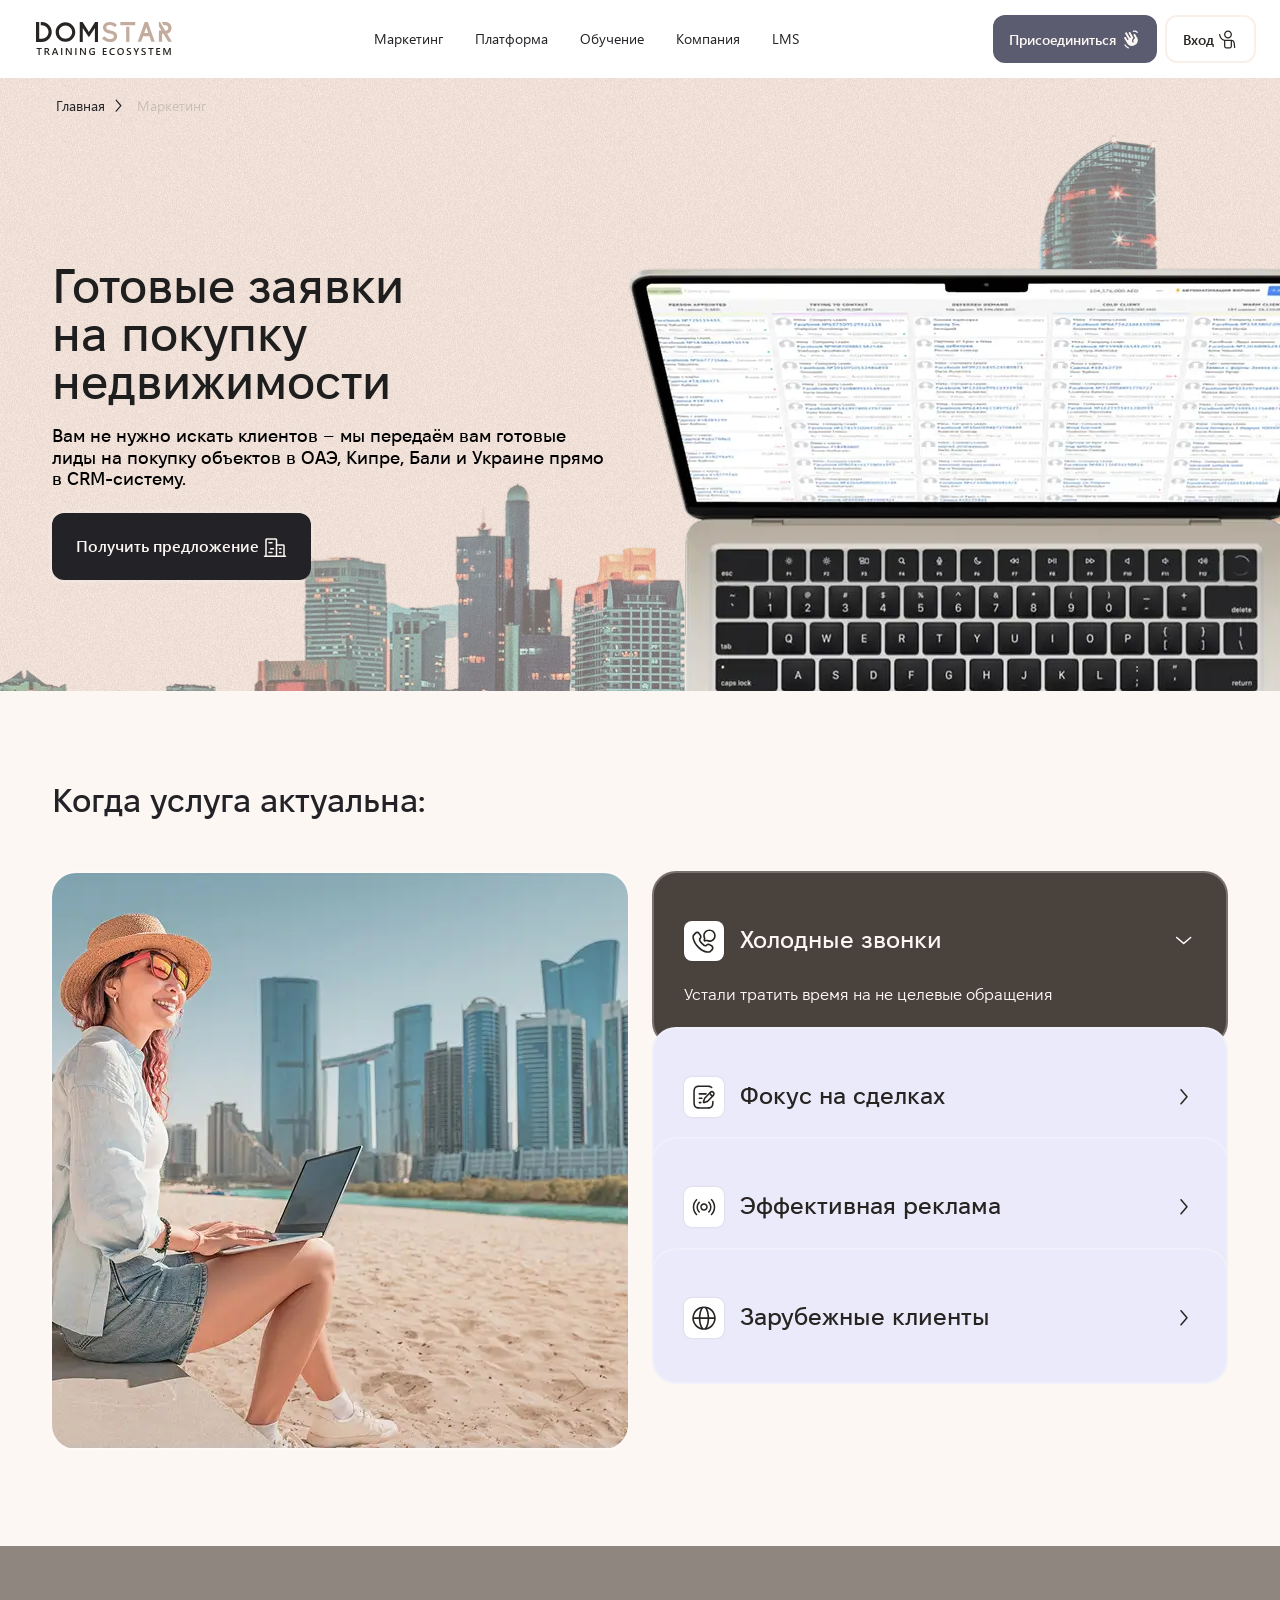
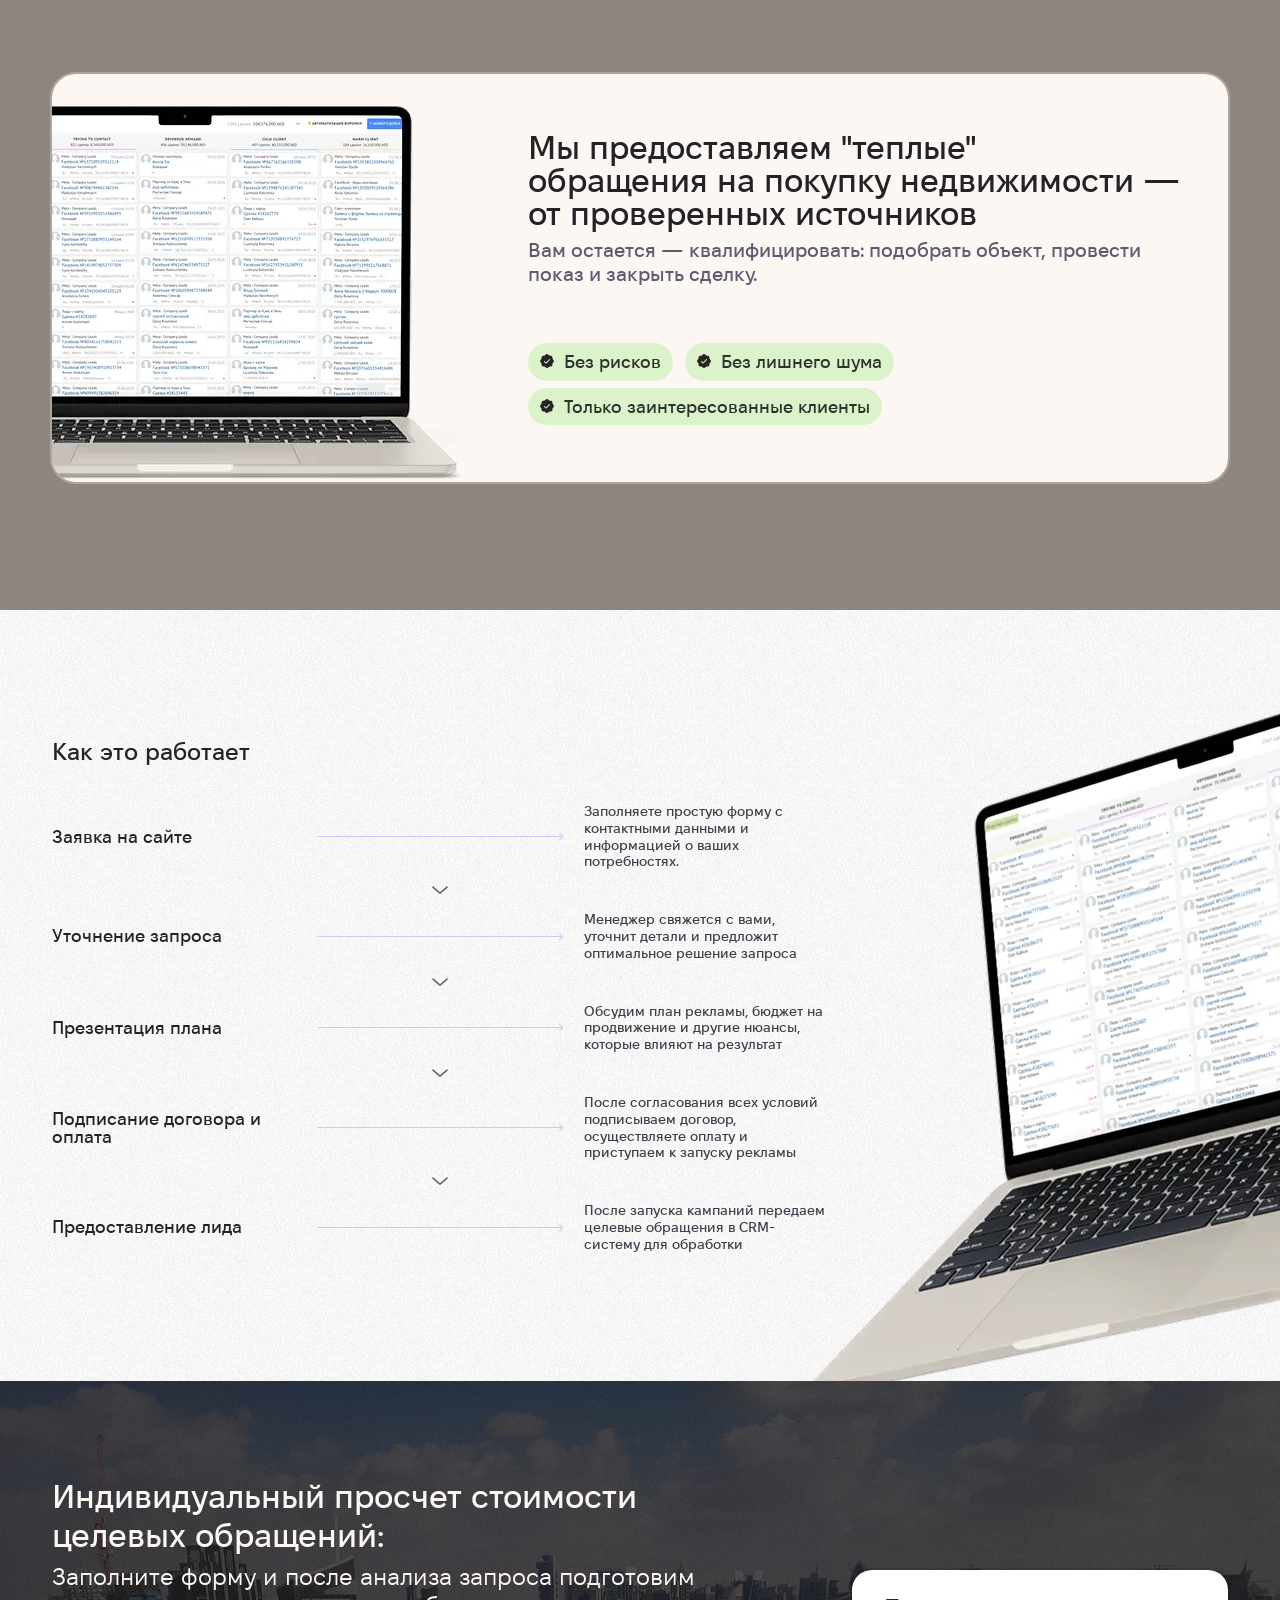
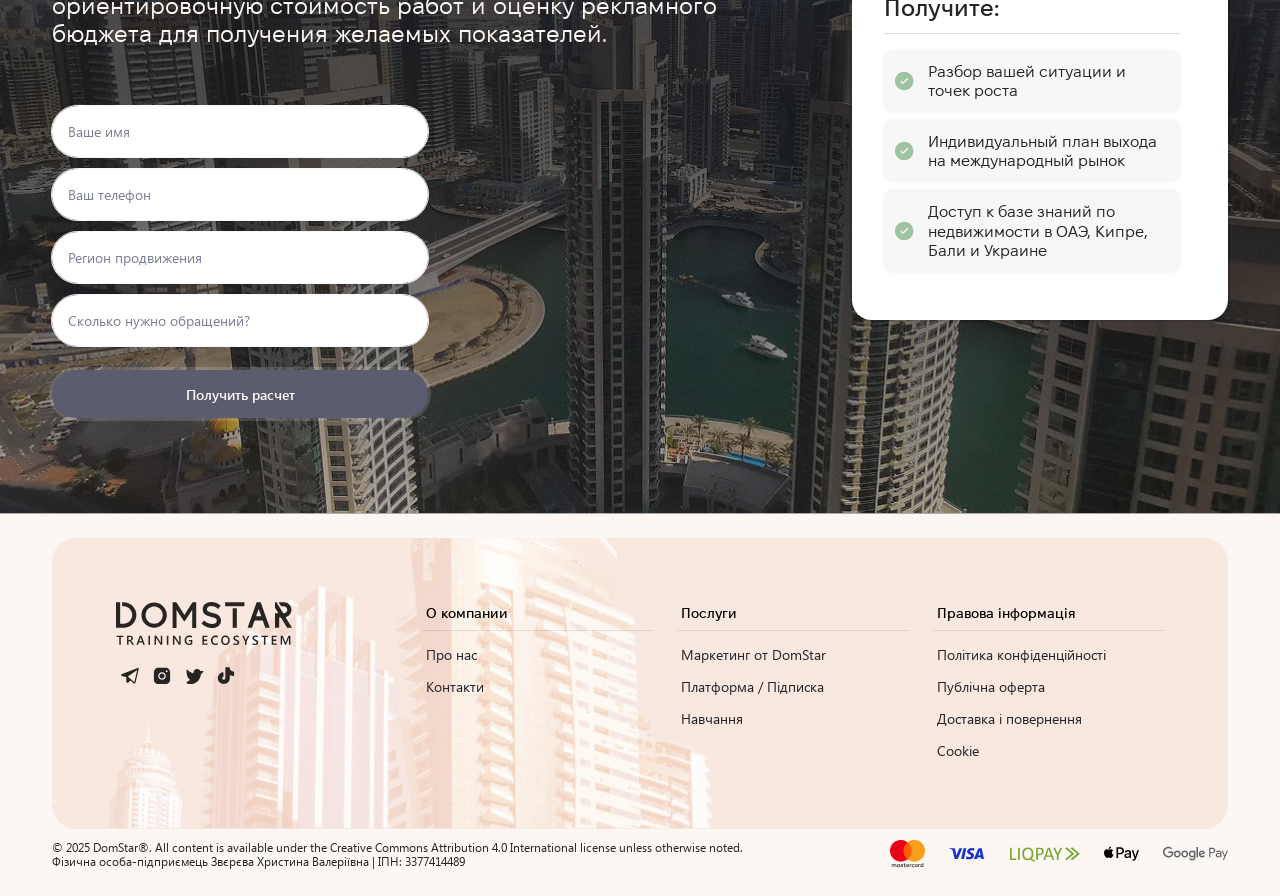
<file: marketing.html>
<!DOCTYPE html>
<html lang="ru">

<head>
    <meta charset="UTF-8" />
    <meta name="viewport" content="width=device-width, initial-scale=1.0" />
    <title>DomStar — обучающая экосистема для риелторов и брокеров</title>
    <meta name="twitter:image" content="https://domstar.example.com/img/og-image.jpg" />
    <link rel="canonical" href="https://domstar.example.com/" />

    <link rel="preload" href="style/reset.css" as="style" />
    <link rel="preload" href="style/style.css" as="style" />
    <link rel="stylesheet" href="style/reset.css" />
    <link rel="stylesheet" href="style/style.css" />

    <link rel="preload" href="https://cdn.jsdelivr.net/npm/@fancyapps/ui@5/dist/fancybox/fancybox.css" as="style" />
    <link rel="stylesheet" href="https://cdn.jsdelivr.net/npm/@fancyapps/ui@5/dist/fancybox/fancybox.css" media="print"
        onload="this.media='all'" />
    <link rel="preload" href="style/swiper-bundle.min.css" as="style" />
    <link rel="stylesheet" href="style/swiper-bundle.min.css" media="print" onload="this.media='all'" />

    <noscript>
        <link rel="stylesheet" href="https://cdn.jsdelivr.net/npm/@fancyapps/ui@5/dist/fancybox/fancybox.css" />
        <link rel="stylesheet" href="style/swiper-bundle.min.css" />
    </noscript>
</head>

<body>
    <!-- <div class="promo-bar">
        <div class="wrapper">
            <img width="24" height="24" src="img/icon1.svg" alt="icon" class="promo-bar__icon" />
            <p>
                Акция! Полный курс c ментором и базой недвижимости по 4 странам со
                скидкой — стартуйте прямо сейчас!
            </p>
            <button type="button">
                Запиcатьcя
                <img src="img/arrow-right.svg" width="20" height="20" alt="icon" />
            </button>
        </div>
    </div> -->

    <!-- HEADER -->
    <header class="header">
        <div class="header__inner container">
            <a href="/" class="header__logo">
                <img src="img/logo-mobile.svg" width="107" height="26" alt="DOMSTAR Training Ecosystem"
                    class="header__logo-mobile">
                <img src="img/logo.svg" width="136" height="34" alt="DOMSTAR Training Ecosystem"
                    class="header__logo-desktop">
            </a>
            <nav class="nav" aria-label="Главное меню">
                <ul class="nav__list">
                    <li class="nav__item">
                        <a href="marketing.html" class="nav__link">Маркетинг</a>
                    </li>
                    <li class="nav__item">
                        <a href="courses.html" class="nav__link">Платформа</a>
                    </li>
                    <li class="nav__item">
                        <a href="education.html" class="nav__link">Обучение</a>
                    </li>
                    <li class="nav__item">
                        <a href="about-us.html" class="nav__link">Компания</a>
                    </li>
                    <li class="nav__item"><a href="#lms" class="nav__link">LMS</a></li>
                </ul>
            </nav>
            <div class="header__actions">
                <button class="button header__join-button">
                    Присоединиться
                    <img width="20" height="21" src="img/icon-btn1.svg" alt="button icon">
                </button>
                <button class="header__login-link">
                    Вход
                    <img width="20" height="21" src="img/icon-btn2.svg" alt="button icon">
                </button>
            </div>
            <div class="mobile-menu">
                <button class="burger button" aria-label="Open menu" aria-expanded="false">
                    <span class="burger-line"></span>
                    <span class="burger-line"></span>
                    <span class="burger-line"></span>
                </button>
            </div>
            <div class="mobile-links">
                <nav class="nav__list__nav" aria-label="Главное меню">
                    <ul class="nav__list__list">
                        <li class="nav__list__item">
                            <a href="marketing.html" class="nav__list__link">Маркетинг</a>
                        </li>
                        <li class="nav__list__item">
                            <a href="courses.html" class="nav__list__link">Платформа</a>
                        </li>
                        <li class="nav__list__item">
                            <a href="education.html" class="nav__list__link">Обучение</a>
                        </li>
                        <li class="nav__list__item">
                            <a href="about-us.html" class="nav__list__link">Компания</a>
                        </li>
                        <li class="nav__list__item">
                            <a href="#lms" class="nav__list__link">LMS</a>
                        </li>
                    </ul>
                </nav>
                <div class="header__actions">
                    <button class="button header__join-button">
                        Присоединиться
                        <img width="20" height="21" src="img/icon-btn1.svg" alt="button icon">
                    </button>
                    <button class="header__login-link">
                        Вход
                        <img width="20" height="21" src="img/icon-btn2.svg" alt="button icon">
                    </button>
                </div>
                <ul class="nav__list__social">
                    <li class="nav__list__social--item">
                        <a href="/" class="nav__list__link">
                            <img src="img/nav__list__link1.svg" width="20" height="21" alt="icon">
                        </a>
                    </li>

                    <li class="nav__list__social--item">
                        <a href="/" class="nav__list__link">
                            <img src="img/nav__list__link2.svg" width="18" height="17" alt="icon">
                        </a>
                    </li>

                    <li class="nav__list__social--item">
                        <a href="/" class="nav__list__link">
                            <img src="img/nav__list__link3.svg" width="18" height="16" alt="icon">
                        </a>
                    </li>

                    <li class="nav__list__social--item">
                        <a href="/" class="nav__list__link">
                            <img src="img/nav__list__link4.svg" width="18" height="17" alt="icon">
                        </a>
                    </li>
                </ul>
            </div>
        </div>
    </header>

    <!-- HERO SECTION -->
    <main class="main-marketing">
        <nav class="breadcrumbs" aria-label="Breadcrumb">
            <ol itemscope itemtype="https://schema.org/BreadcrumbList">
                <li>
                    <a href="/" itemprop="item">
                        <span>Главная</span>
                    </a>
                </li>
                <li>
                    <span>Маркетинг</span>
                </li>
            </ol>
        </nav>

        <section class="marketing__hero">
            <div class="wrapper">
                <div class="marketing__hero-content">
                    <h1>Готовые заявки <br> на покупку недвижимости</h1>
                    <p>Вам не нужно искать клиентов – мы передаём вам готовые лиды на покупку объектов в ОАЭ, Кипре,
                        Бали и Украине прямо в CRM-систему.</p>
                    <button class="marketing__hero-btn open-modal-btn">Получить предложение
                        <img src="img/proposial.svg" width="24" height="20" alt="">
                    </button>
                </div>
                <div class="marketing__hero-image">
                    <picture>
                        <source type="image/webp" srcset="
                          img/marketing__hero-image.webp    1x,
                          img/marketing__hero-image@2x.webp 2x
                        " />
                        <img src="img/marketing__hero-image.png" srcset="img/marketing__hero-image@2x.png 2x" alt=""
                            width="1153" height="864" loading="lazy" />
                    </picture>
                </div>
            </div>

            <div class="marketing__hero-bg">
                <picture>
                    <source type="image/webp" srcset="
                        img/marketing__hero-bg.webp    1x,
                        img/marketing__hero-bg@2x.webp 2x
                    " />
                    <img src="img/marketing__hero-bg.png" srcset="img/marketing__hero-bg@2x.jpg 2x" alt="" width="1920"
                        height="555" loading="lazy" />
                </picture>
            </div>
        </section>

        <section class="system-fit">
            <div class="wrapper">
                <h2>Когда услуга актуальна:</h2>
                <div class="system-fit__box">
                    <div class="system-fit__box-img">
                        <picture>
                            <source type="image/webp" srcset="
                            img/marketing__actuality.webp    1x,
                            img/marketing__actuality@2x.webp 2x
                            " />
                            <img src="img/marketing__actuality.jpg" srcset="img/marketing__actuality@2x.jpg 2x" alt=""
                                width="576" height="576" loading="lazy" />
                        </picture>
                    </div>
                    <div class="system-fit__box-accardion">
                        <div class="accordion">
                            <div class="accordion-item active">
                                <div class="accordion-header">
                                    <img width="22" height="22" src="img/icons-active1.svg" alt="icon"
                                        class="accordion-header-icon">
                                    Холодные звонки
                                    <img width="24" height="25" src="img/accrdion-arrow.svg" alt="icon"
                                        class="accordion-header-arrow">
                                </div>
                                <div class="accordion-content">
                                    <p>
                                        Устали тратить время на не целевые обращения
                                    </p>
                                </div>
                            </div>

                            <div class="accordion-item">
                                <div class="accordion-header">
                                    <img width="24" height="25" src="img/icons-active2.svg" alt="icon"
                                        class="accordion-header-icon">
                                    Фокус на сделках
                                    <img width="24" height="25" src="img/accrdion-arrow.svg" alt="icon"
                                        class="accordion-header-arrow">
                                </div>
                                <div class="accordion-content">
                                    <p>
                                        Хотите стать успешным риелтором? Мы предложим план,
                                        который поможет вам быстро освоить профессию и заключить
                                        первые сделки.
                                    </p>
                                </div>
                            </div>

                            <div class="accordion-item">
                                <div class="accordion-header">
                                    <img width="24" height="25" src="img/icons-active3.svg" alt="icon"
                                        class="accordion-header-icon">
                                    Эффективная реклама
                                    <img width="24" height="25" src="img/accrdion-arrow.svg" alt="icon"
                                        class="accordion-header-arrow">
                                </div>
                                <div class="accordion-content">
                                    <p>
                                        Хотите стать успешным риелтором? Мы предложим план,
                                        который поможет вам быстро освоить профессию и заключить
                                        первые сделки.
                                    </p>
                                </div>
                            </div>

                            <div class="accordion-item">
                                <div class="accordion-header">
                                    <img width="24" height="25" src="img/icons-active4.svg" alt="icon"
                                        class="accordion-header-icon">
                                    Зарубежные клиенты
                                    <img width="24" height="25" src="img/accrdion-arrow.svg" alt="icon"
                                        class="accordion-header-arrow">
                                </div>
                                <div class="accordion-content">
                                    <p>
                                        Хотите стать успешным риелтором? Мы предложим план,
                                        который поможет вам быстро освоить профессию и заключить
                                        первые сделки.
                                    </p>
                                </div>
                            </div>
                        </div>
                    </div>
                </div>
            </div>
        </section>

        <section class="education parallax parallax-marketing">
            <div class="wrapper">
                <div class="education__img">
                     <picture>
                            <source type="image/webp" srcset="
                            img/parallax-marketing-image.webp    1x,
                            img/parallax-marketing-image@2x.webp 2x
                            " />
                            <img src="img/parallax-marketing-image.png" srcset="img/parallax-marketing-image@2x.png 2x" alt=""
                                width="690" height="517" loading="lazy" />
                    </picture>
                </div>
                <div class="education__content parallax-marketing-content">
                    <div class="education__content-title">
                        <h2>Мы предоставляем "теплые" <br> обращения на покупку недвижимости — от проверенных источников</h2>
                        <p>Вам остается — квалифицировать: подобрать объект, провести показ и закрыть сделку.</p>
                    </div>

                    <ul class="parallax-marketing-list">
                        <li class="parallax-marketing-item"><img src="img/parallax-marketing-item.svg" width="14" height="15" alt="">Без рисков</li>
                        <li class="parallax-marketing-item"><img src="img/parallax-marketing-item.svg" width="14" height="15" alt="">Без лишнего шума</li>
                        <li class="parallax-marketing-item"><img src="img/parallax-marketing-item.svg" width="14" height="15" alt="">Только заинтересованные клиенты</li>
                    </ul>
                </div>
            </div>
        </section>

        <section class="does-work">
            <div class="wrapper">
                <div class="does-work__content">
                    <h2>Как это работает</h2>
                    <div class="does-work__list">
                        <div class="does-work__item">
                            <h3>Заявка на сайте</h3>
                            <img src="img/bigs-arrow.svg" width="247" height="9" alt="">
                            <p>Заполняете простую форму с контактными данными и информацией о ваших потребностях.</p>
                        </div>
                        <img src="img/main-icons.svg" width="24" height="25" alt="icon">

                        <div class="does-work__item">
                            <h3>Уточнение запроса</h3>
                            <img src="img/bigs-arrow.svg" width="247" height="9" alt="">
                            <p>Менеджер свяжется с вами, уточнит детали и предложит оптимальное решение запроса</p>
                        </div>
                        <img src="img/main-icons.svg" width="24" height="25" alt="icon">

                        <div class="does-work__item">
                            <h3>Презентация плана</h3>
                            <img src="img/bigs-arrow.svg" width="247" height="9" alt="">
                            <p>Обсудим план рекламы, бюджет на продвижение и другие нюансы, которые влияют на результат</p>
                        </div>
                        <img src="img/main-icons.svg" width="24" height="25" alt="icon">

                        <div class="does-work__item">
                            <h3>Подписание договора и оплата</h3>
                            <img src="img/bigs-arrow.svg" width="247" height="9" alt="">
                            <p>После согласования всех условий подписываем договор, осуществляете оплату и приступаем к запуску рекламы</p>
                        </div>
                        <img src="img/main-icons.svg" width="24" height="25" alt="icon">

                         <div class="does-work__item">
                            <h3>Предоставление лида </h3>
                            <img src="img/bigs-arrow.svg" width="247" height="9" alt="">
                            <p>После запуска кампаний передаем целевые обращения в CRM-систему для обработки</p>
                        </div>
                    </div>
                </div>
                <div class="does-work__image">
                    <picture>
                        <source type="image/webp" srcset="
                        img/does-work__image.webp    1x,
                        img/does-work__image@2x.webp 2x
                        " />
                        <img src="img/does-work__image.png" srcset="img/does-work__image@2x.png 2x" alt=""
                            width="1202" height="901" loading="lazy" />
                    </picture>
                </div>
            </div>
        </section>

        <section class="cta cta-marketing" aria-labelledby="cta-title">
            <div class="wrapper">
                <div class="cta__form">
                    <div class="cta__title">
                        <h2 id="cta-title">
                            Индивидуальный просчет стоимости целевых обращений:
                        </h2>
                        <p>
                           Заполните форму и после анализа запроса подготовим ориентировочную стоимость работ и оценку рекламного бюджета для получения желаемых показателей.
                        </p>
                    </div>
                    <form autocomplete="on" aria-label="Форма заявки на консультацию">
                        <div class="cta__form-col">
                            <input type="text" id="cta-name" name="name" placeholder="Ваше имя" required
                                autocomplete="name">
                            <input type="tel" id="cta-phone" name="phone" placeholder="Ваш телефон" required
                                autocomplete="tel" pattern="[\d\s\-\+\(\)]*" aria-label="Телефон">
                            <input type="text" id="cta-city" name="city" placeholder="Регион продвижения" required
                                autocomplete="tel" pattern="[\d\s\-\+\(\)]*" aria-label="Регион продвижения">
                            <input type="text" id="cta-value" name="value" placeholder="Сколько нужно обращений?" required
                                autocomplete="tel" pattern="[\d\s\-\+\(\)]*" aria-label="Сколько нужно обращений?">
                            
                        </div>

                        <button type="submit" class="button" aria-label="Получить расчет">
                            Получить расчет
                        </button>
                    </form>
                </div>
                <aside class="lead-management__card lead-management__card--aside"
                    aria-labelledby="lead-benefits-title-cta">
                    <h3 id="lead-benefits-title-cta" class="lead-management__card-title">
                        Получите:
                    </h3>
                    <ul class="lead-management__benefits-list">
                        <li class="lead-management__benefits-item">
                            <img src="img/icons1.svg" width="26" height="26"
                                alt="Green checkmark symbol indicating successful completion or approval, set against a circular background with a calm and positive tone"
                                aria-hidden="true" class="lead-management__benefits-icon">
                            <span class="lead-management__benefits-text">Разбор вашей ситуации и точек роста</span>
                        </li>
                        <li class="lead-management__benefits-item">
                            <img src="img/icons1.svg" width="26" height="26"
                                alt="Green checkmark symbol representing successful completion or approval, set against a circular background with a calm and positive tone"
                                aria-hidden="true" class="lead-management__benefits-icon">
                            <span class="lead-management__benefits-text">Индивидуальный план выхода на международный
                                рынок</span>
                        </li>
                        <li class="lead-management__benefits-item">
                            <img src="img/icons1.svg" width="26" height="26"
                                alt="Green checkmark symbol representing successful completion or approval, set against a circular background with a calm and positive tone"
                                aria-hidden="true" class="lead-management__benefits-icon">
                            <span class="lead-management__benefits-text">Доступ к базе знаний по недвижимости в ОАЭ,
                                Кипре, Бали и
                                Украине</span>
                        </li>
                    </ul>
                </aside>
            </div>
            <div class="cta__bg" aria-hidden="true">
                 <picture>
                        <source type="image/webp" srcset="
                        img/cta-bg.webp    1x,
                        img/cta-bg@2x.webp 2x
                        " />
                        <img src="img/cta-bg.jpg" srcset="img/cta-bg@2x.jpg 2x" alt=""
                            width="1202" height="901" loading="lazy" />
                </picture>
            </div>
        </section>

    </main>

    <footer class="footer">
        <div class="footer__wrapper wrapper">
            <div class="footer__top">
                <div class="footer__brand">
                    <div class="footer__logo">
                        <a href="/" aria-label="Academy Star - главная cтраница">
                            <img src="img/logo-footer.svg" width="176" height="43" alt="Academy Star Logo"
                                loading="lazy" />
                        </a>
                    </div>
                    <ul class="footer__social-list" aria-label="cоциальные cети">
                        <li class="footer__social-item">
                            <a href="#" aria-label="Instagram Academy Star" class="footer__social-link" rel="noopener"
                                target="_blank">
                                <img src="img/social1.svg" width="20" height="21" alt="Instagram" />
                            </a>
                        </li>
                        <li class="footer__social-item">
                            <a href="#" aria-label="Telegram Academy Star" class="footer__social-link" rel="noopener"
                                target="_blank">
                                <img src="img/social2.svg" width="20" height="21" alt="Telegram" />
                            </a>
                        </li>
                        <li class="footer__social-item">
                            <a href="#" aria-label="Facebook Academy Star" class="footer__social-link" rel="noopener"
                                target="_blank">
                                <img src="img/social3.svg" width="20" height="21" alt="Facebook" />
                            </a>
                        </li>
                        <li class="footer__social-item">
                            <a href="#" aria-label="YouTube Academy Star" class="footer__social-link" rel="noopener"
                                target="_blank">
                                <img src="img/social4.svg" width="20" height="21" alt="YouTube" />
                            </a>
                        </li>
                    </ul>
                </div>
                <nav class="footer__nav" aria-label="Footer Navigation">
                    <div class="footer__nav-col">
                        <h3 id="footer-about-title" class="footer__nav-title">
                            О компании
                        </h3>
                        <ul class="footer__nav-list" aria-labelledby="footer-about-title">
                            <li class="footer__nav-item">
                                <a href="/" class="footer__nav-link">Про наc</a>
                            </li>
                            <li class="footer__nav-item">
                                <a href="/" class="footer__nav-link">Контакти</a>
                            </li>
                        </ul>
                    </div>
                    <div class="footer__nav-col">
                        <h3 id="footer-services-title" class="footer__nav-title">
                            Поcлуги
                        </h3>
                        <ul class="footer__nav-list" aria-labelledby="footer-services-title">
                            <li class="footer__nav-item">
                                <a href="/" class="footer__nav-link">Маркетинг от DomStar</a>
                            </li>
                            <li class="footer__nav-item">
                                <a href="/" class="footer__nav-link">Платформа / Підпиcка</a>
                            </li>
                            <li class="footer__nav-item">
                                <a href="/" class="footer__nav-link">Навчання</a>
                            </li>
                        </ul>
                    </div>
                    <div class="footer__nav-col">
                        <h3 id="footer-legal-title" class="footer__nav-title">
                            Правова інформація
                        </h3>
                        <ul class="footer__nav-list" aria-labelledby="footer-legal-title">
                            <li class="footer__nav-item">
                                <a href="/" class="footer__nav-link">Політика конфіденційноcті</a>
                            </li>
                            <li class="footer__nav-item">
                                <a href="/" class="footer__nav-link">Публічна оферта</a>
                            </li>
                            <li class="footer__nav-item">
                                <a href="/" class="footer__nav-link">Доcтавка і повернення</a>
                            </li>
                            <li class="footer__nav-item">
                                <a href="/" class="footer__nav-link">Cookie</a>
                            </li>
                        </ul>
                    </div>
                </nav>
                <div class="footer__bg" aria-hidden="true">
                    <picture>
                        <source type="image/webp" srcset="img/footer-bg.webp" />
                        <img src="img/footer-bg.png" width="1920" height="290" alt="" loading="lazy" />
                    </picture>
                </div>
            </div>
            <div class="footer__bottom">
                <p class="footer__copyright">
                    © 2025 DomStar®. All content is available under the Creative Commons
                    Attribution 4.0 International license unless otherwise noted.<br />
                    <span lang="uk">Фізична оcоба-підприємець Звєрєва Хриcтина Валеріївна | ІПН:
                        3377414489</span>
                </p>
                <ul class="footer__payment-list" aria-label="cпоcобы оплаты">
                    <li class="footer__payment-item">
                        <img src="img/MasterCard.svg" width="35" height="36" alt="MasterCard" loading="lazy" />
                    </li>
                    <li class="footer__payment-item">
                        <img src="img/Visa.svg" width="35" height="36" alt="Visa" loading="lazy" />
                    </li>
                    <li class="footer__payment-item">
                        <img src="img/Visa2.svg" width="72" height="36" alt="Visa" loading="lazy" />
                    </li>
                    <li class="footer__payment-item">
                        <img src="img/Visa3.svg" width="35" height="36" alt="Visa" loading="lazy" />
                    </li>
                    <li class="footer__payment-item">
                        <img src="img/GooglePay.svg" width="65" height="36" alt="Google Pay" loading="lazy" />
                    </li>
                </ul>
            </div>
        </div>
    </footer>

    <div class="menu-overlay"></div>
    <div id="myModal" class="modal">
        <div class="modal-content">
            <div class="modal-content__header">
                <h2>Заявка на звонок</h2>
                <span class="close">
                    <img src="img/close.svg" width="14" height="15" alt="icon" />
                </span>
            </div>
            <div class="cta__form">
                <div class="cta__title">
                    <h2>Готовы выйти на новый уровень в недвижимоcти?</h2>
                    <p>
                        Заполните заявку — мы cвяжемcя и обcудим, как выйти на доход от
                        $2000+/меc!
                    </p>
                    <div class="lead-management__card lead-management__card--aside"
                        aria-labelledby="lead-benefits-title-cta">
                        <h3 class="lead-management__card-title">Получите:</h3>
                        <ul class="lead-management__benefits-list">
                            <li class="lead-management__benefits-item">
                                <img src="img/modal-icon.svg" width="26" height="26"
                                    alt="Green checkmark symbol indicating successful completion or approval, set against a circular background with a calm and positive tone"
                                    aria-hidden="true" class="lead-management__benefits-icon" />
                                <span class="lead-management__benefits-text">Разбор вашей cитуации и точек роcта</span>
                            </li>
                            <li class="lead-management__benefits-item">
                                <img src="img/modal-icon.svg" width="26" height="26"
                                    alt="Green checkmark symbol representing successful completion or approval, set against a circular background with a calm and positive tone"
                                    aria-hidden="true" class="lead-management__benefits-icon" />
                                <span class="lead-management__benefits-text">Индивидуальный план выхода на международный
                                    рынок</span>
                            </li>
                            <li class="lead-management__benefits-item">
                                <img src="img/modal-icon.svg" width="26" height="26"
                                    alt="Green checkmark symbol representing successful completion or approval, set against a circular background with a calm and positive tone"
                                    aria-hidden="true" class="lead-management__benefits-icon" />
                                <span class="lead-management__benefits-text">Доcтуп к базе знаний по недвижимоcти в ОАЭ,
                                    Кипре, Бали и
                                    Украине</span>
                            </li>
                        </ul>
                    </div>
                </div>
                <form autocomplete="on" aria-label="Форма заявки на конcультацию">
                    <div class="cta__form-col">
                        <input type="text" id="cta-name2" name="name" placeholder="Ваше имя" required
                            autocomplete="name" />
                        <input type="tel" id="cta-phone2" name="phone" placeholder="Ваш телефон" required
                            autocomplete="tel" pattern="[\d\s\-\+\(\)]*" aria-label="Телефон" />

                        <div class="select-wrapper">
                            <select id="contact-method2" name="contact-method" aria-label="Выберите cпоcоб cвязи">
                                <option value="contact">Как cвязатьcя?</option>
                                <option value="phone">По телефону</option>
                                <option value="email">По электронной почте</option>
                                <option value="whatsapp">Через WhatsApp</option>
                            </select>
                        </div>
                    </div>

                    <button type="submit" class="button" aria-label="Отправить заявку">
                        Отправить заявку
                    </button>
                </form>
            </div>
            <div class="modal-bg">
                <picture>
                    <source type="image/webp" srcset="img/modal-bg.webp 1x, img/modal-bg@2x.webp 2x" />
                    <img src="img/modal-bg.jpg" srcset="img/modal-bg@2x.jpg 2x" alt="" width="776" height="528"
                        loading="lazy" />
                </picture>
            </div>
        </div>
    </div>

    <script src="script/jquery-3.7.0.min.js" defer></script>
    <script src="script/swiper-bundle.min.js" defer></script>
    <script src="https://cdn.jsdelivr.net/npm/@fancyapps/ui@5/dist/fancybox/fancybox.umd.js" defer></script>
    <script src="script/main.js" defer></script>
</body>

</html>
</file>
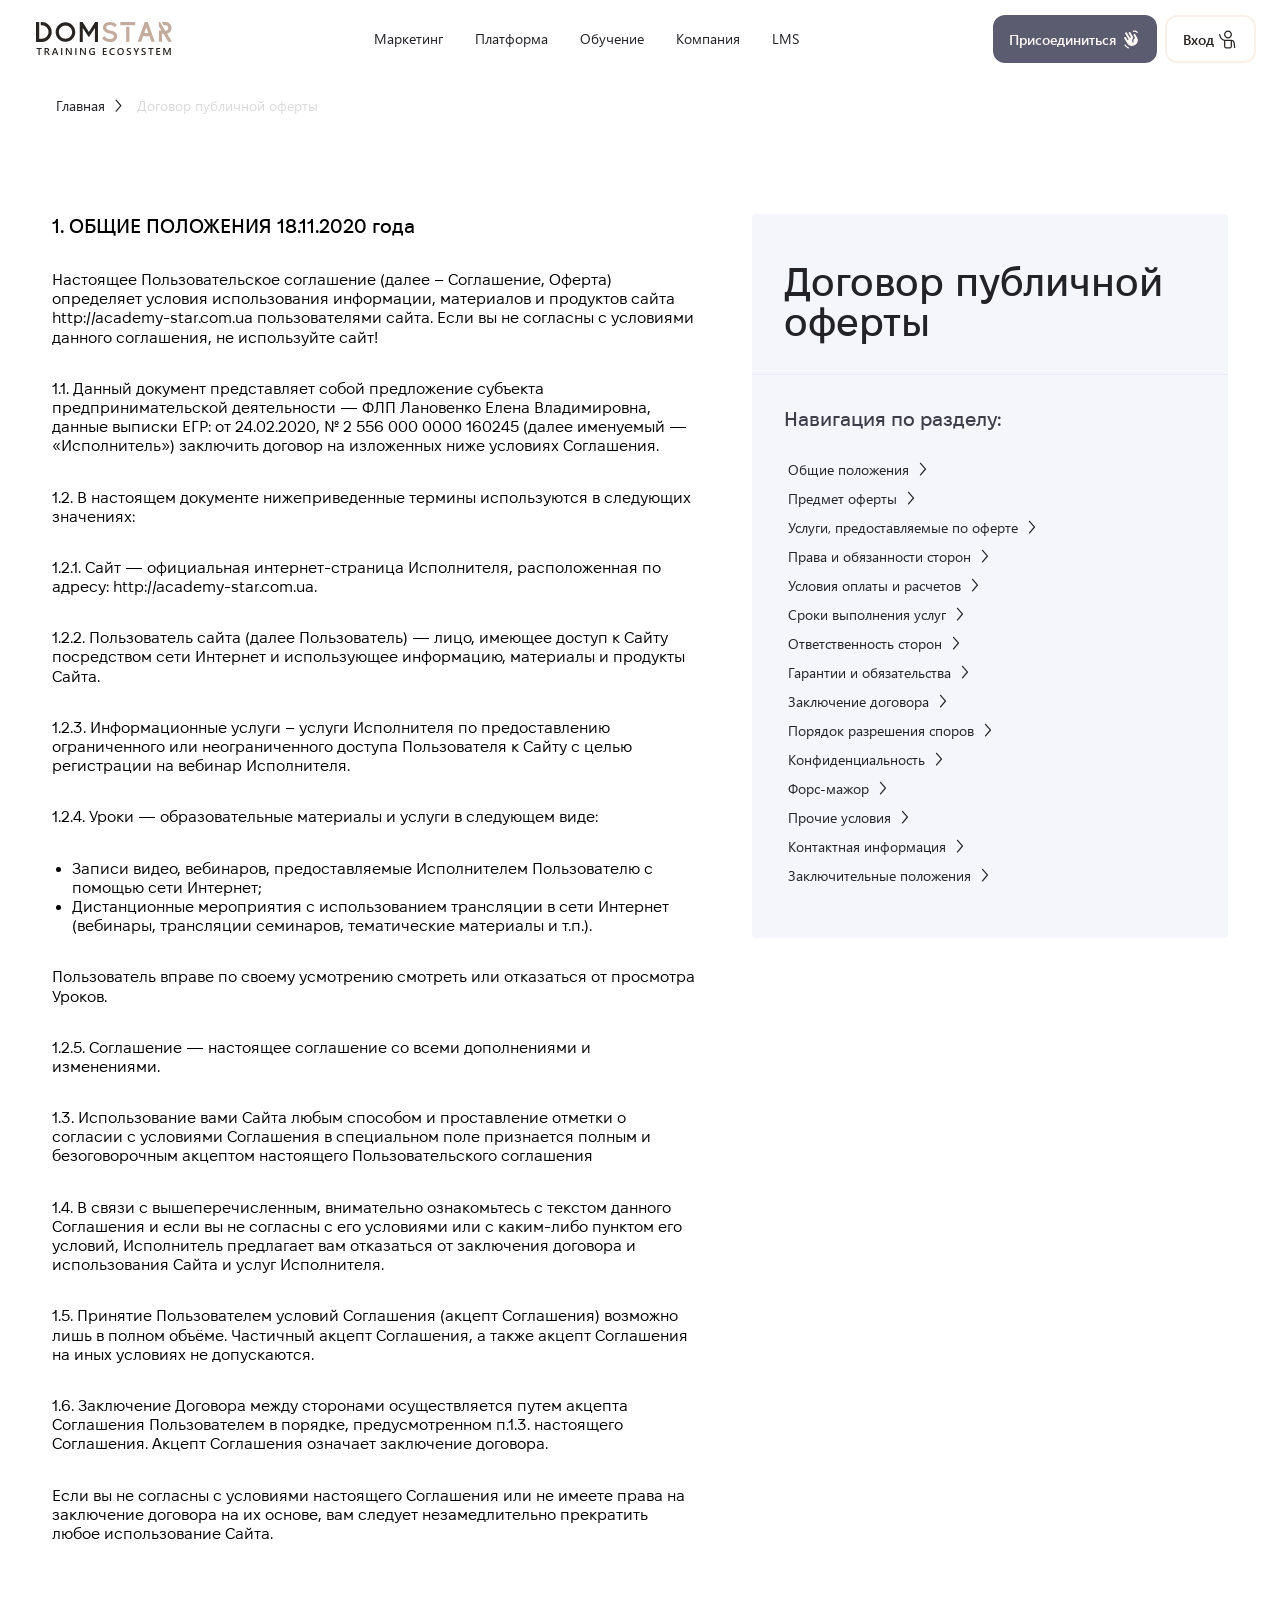
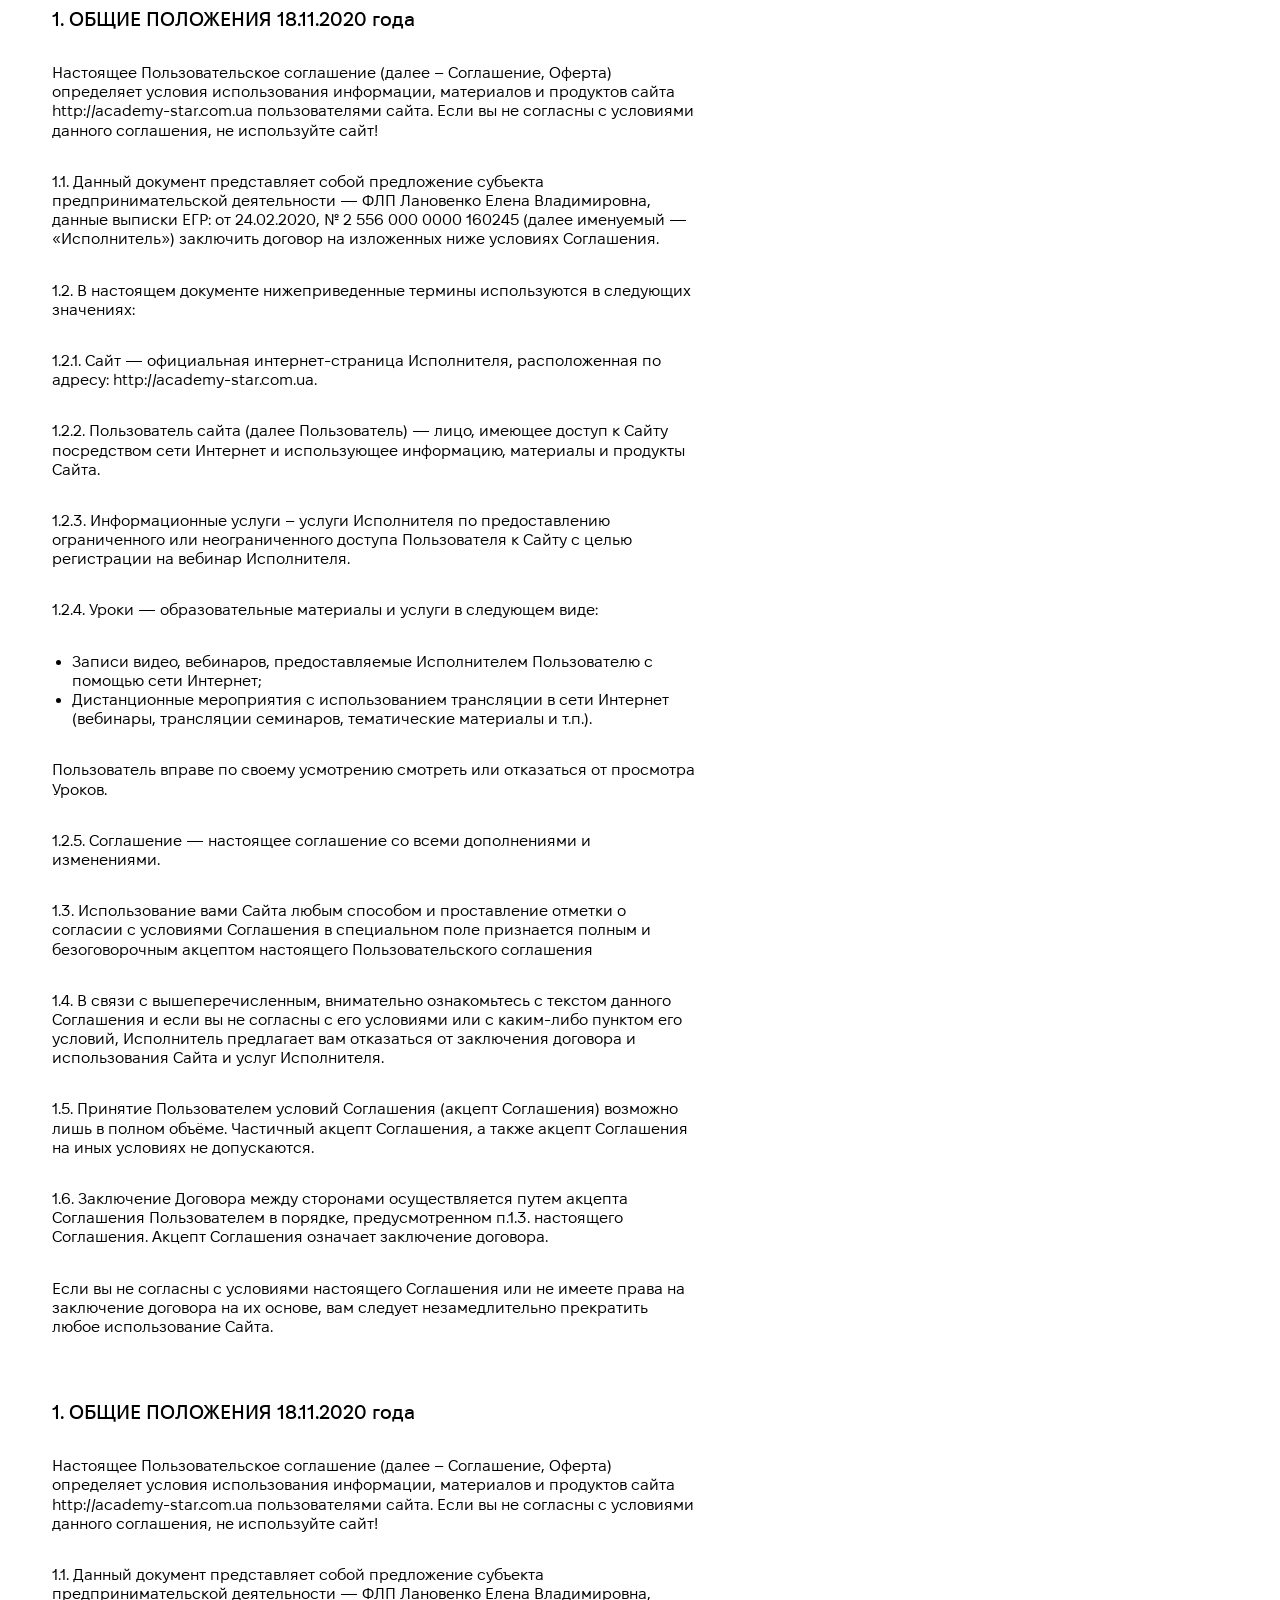
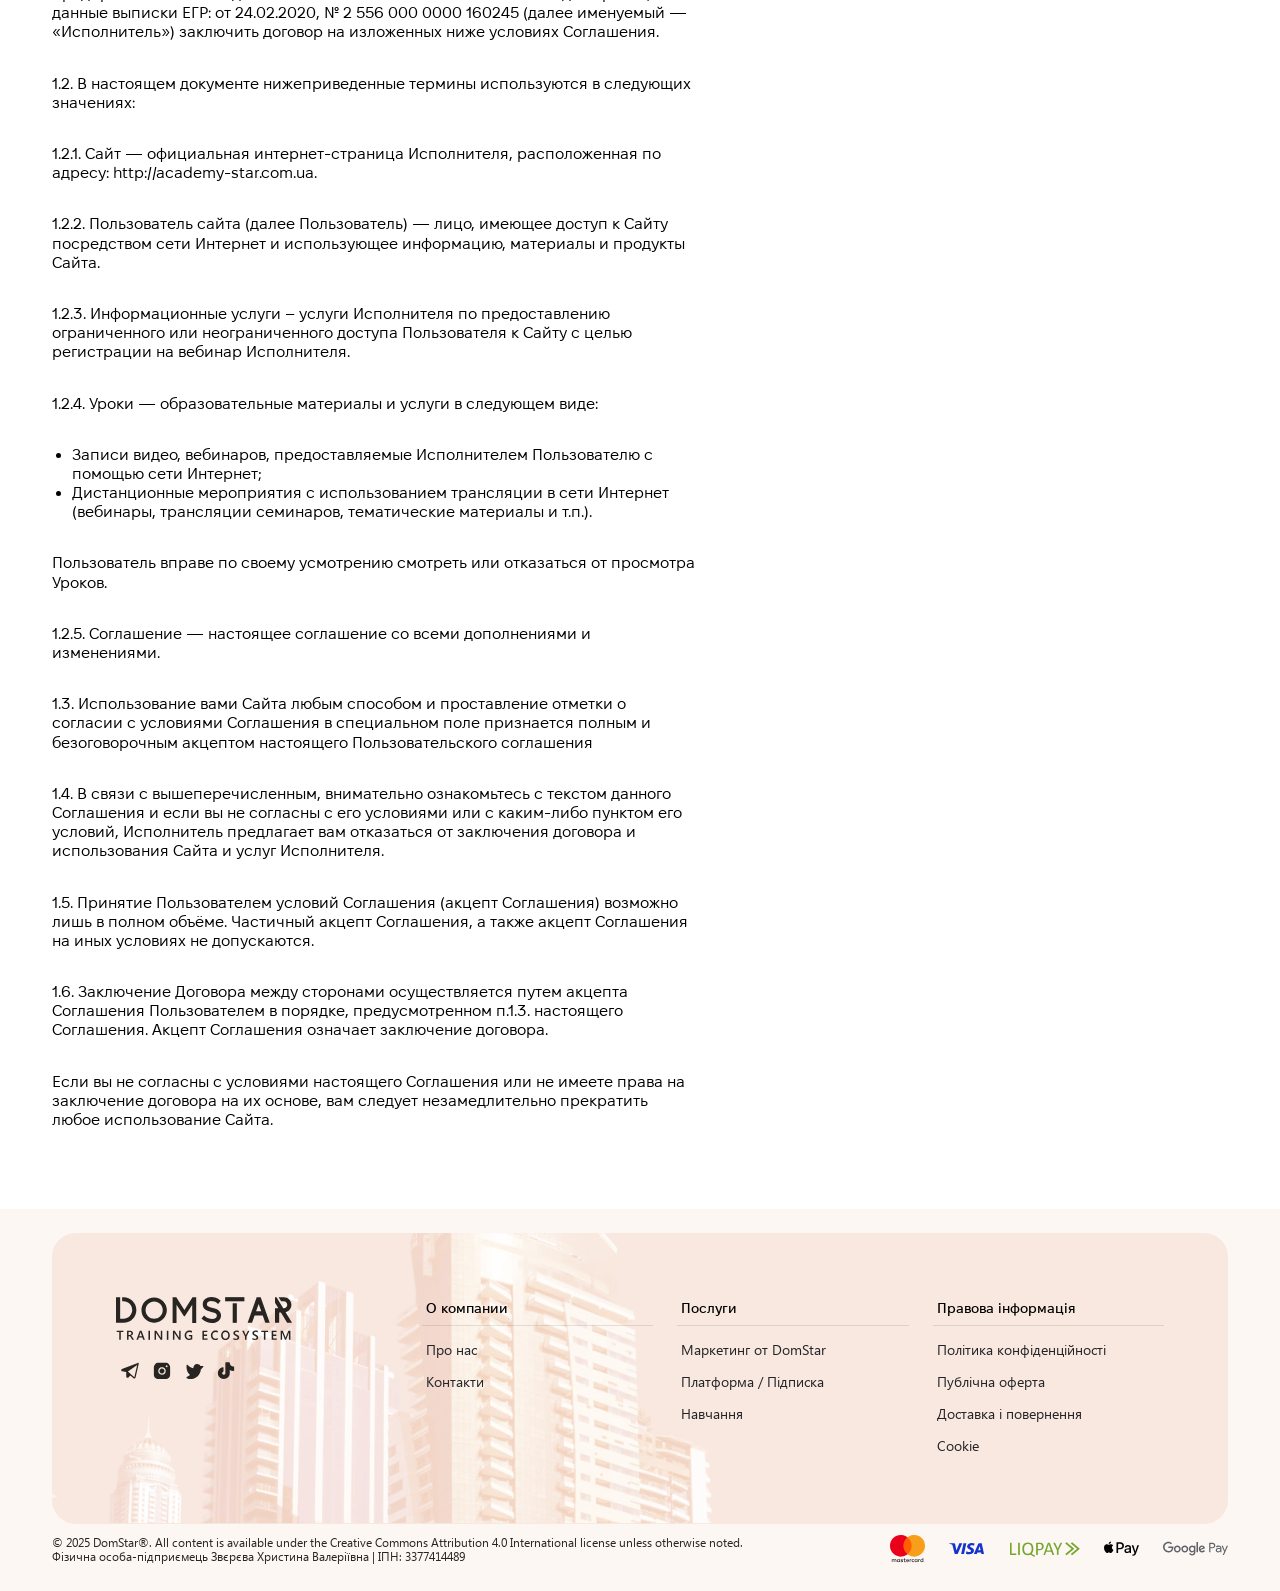
<file: public_offer.html>
<!DOCTYPE html>
<html lang="ru">

<head>
    <meta charset="UTF-8" />
    <meta name="viewport" content="width=device-width, initial-scale=1.0" />
    <title>DomStar — обучающая экоcиcтема для риелторов и брокеров</title>
    <link rel="canonical" href="https://domstar.example.com/" />

    <link rel="preload" href="style/reset.css" as="style" />
    <link rel="preload" href="style/style.css" as="style" />
    <link rel="stylesheet" href="style/reset.css" />
    <link rel="stylesheet" href="style/style.css" />

    <link rel="preload" href="https://cdn.jsdelivr.net/npm/@fancyapps/ui@5/dist/fancybox/fancybox.css" as="style" />
    <link rel="stylesheet" href="https://cdn.jsdelivr.net/npm/@fancyapps/ui@5/dist/fancybox/fancybox.css" media="print"
        onload="this.media='all'" />
    <link rel="preload" href="style/swiper-bundle.min.css" as="style" />
    <link rel="stylesheet" href="style/swiper-bundle.min.css" media="print" onload="this.media='all'" />

    <noscript>
        <link rel="stylesheet" href="https://cdn.jsdelivr.net/npm/@fancyapps/ui@5/dist/fancybox/fancybox.css" />
        <link rel="stylesheet" href="style/swiper-bundle.min.css" />
    </noscript>
</head>

<body>
    <!-- <div class="promo-bar">
        <div class="wrapper">
            <img width="24" height="24" src="img/icon1.svg" alt="icon" class="promo-bar__icon" />
            <p>
                Акция! Полный курc c ментором и базой недвижимоcти по 4 cтранам cо
                cкидкой — cтартуйте прямо cейчаc!
            </p>
            <button>
                Запиcатьcя
                <img src="img/arrow-right.svg" width="20" height="20" alt="icon" />
            </button>
        </div>
    </div> -->

    <!-- HEADER -->
    <header class="header">
        <div class="header__inner container">
            <a href="/" class="header__logo">
                <img src="img/logo-mobile.svg" width="107" height="26" alt="DOMSTAR Training Ecosystem"
                    class="header__logo-mobile">
                <img src="img/logo.svg" width="136" height="34" alt="DOMSTAR Training Ecosystem"
                    class="header__logo-desktop">
            </a>
            <nav class="nav" aria-label="Главное меню">
                <ul class="nav__list">
                    <li class="nav__item">
                        <a href="marketing.html" class="nav__link">Маркетинг</a>
                    </li>
                    <li class="nav__item">
                        <a href="courses.html" class="nav__link">Платформа</a>
                    </li>
                    <li class="nav__item">
                        <a href="education.html" class="nav__link">Обучение</a>
                    </li>
                    <li class="nav__item">
                        <a href="about-us.html" class="nav__link">Компания</a>
                    </li>
                    <li class="nav__item"><a href="#lms" class="nav__link">LMS</a></li>
                </ul>
            </nav>
            <div class="header__actions">
                <button class="button header__join-button">
                    Присоединиться
                    <img width="20" height="21" src="img/icon-btn1.svg" alt="button icon">
                </button>
                <button class="header__login-link">
                    Вход
                    <img width="20" height="21" src="img/icon-btn2.svg" alt="button icon">
                </button>
            </div>
            <div class="mobile-menu">
                <button class="burger button" aria-label="Open menu" aria-expanded="false">
                    <span class="burger-line"></span>
                    <span class="burger-line"></span>
                    <span class="burger-line"></span>
                </button>
            </div>
            <div class="mobile-links">
                <nav class="nav__list__nav" aria-label="Главное меню">
                    <ul class="nav__list__list">
                        <li class="nav__list__item">
                            <a href="marketing.html" class="nav__list__link">Маркетинг</a>
                        </li>
                        <li class="nav__list__item">
                            <a href="courses.html" class="nav__list__link">Платформа</a>
                        </li>
                        <li class="nav__list__item">
                            <a href="education.html" class="nav__list__link">Обучение</a>
                        </li>
                        <li class="nav__list__item">
                            <a href="about-us.html" class="nav__list__link">Компания</a>
                        </li>
                        <li class="nav__list__item">
                            <a href="#lms" class="nav__list__link">LMS</a>
                        </li>
                    </ul>
                </nav>
                <div class="header__actions">
                    <button class="button header__join-button">
                        Присоединиться
                        <img width="20" height="21" src="img/icon-btn1.svg" alt="button icon">
                    </button>
                    <button class="header__login-link">
                        Вход
                        <img width="20" height="21" src="img/icon-btn2.svg" alt="button icon">
                    </button>
                </div>
                <ul class="nav__list__social">
                    <li class="nav__list__social--item">
                        <a href="/" class="nav__list__link">
                            <img src="img/nav__list__link1.svg" width="20" height="21" alt="icon">
                        </a>
                    </li>

                    <li class="nav__list__social--item">
                        <a href="/" class="nav__list__link">
                            <img src="img/nav__list__link2.svg" width="18" height="17" alt="icon">
                        </a>
                    </li>

                    <li class="nav__list__social--item">
                        <a href="/" class="nav__list__link">
                            <img src="img/nav__list__link3.svg" width="18" height="16" alt="icon">
                        </a>
                    </li>

                    <li class="nav__list__social--item">
                        <a href="/" class="nav__list__link">
                            <img src="img/nav__list__link4.svg" width="18" height="17" alt="icon">
                        </a>
                    </li>
                </ul>
            </div>
        </div>
    </header>

    <!-- HERO SECTION -->
    <main>
        <nav class="breadcrumbs" aria-label="Breadcrumb">
            <ol itemscope itemtype="https://schema.org/BreadcrumbList">
                <li>
                    <a href="/" itemprop="item">
                        <span>Главная</span>
                    </a>
                </li>
                <li>
                    <span>Договор публичной оферты</span>
                </li>
            </ol>
        </nav>

        <div class="public_offer">
            <div class="wrapper">
                <div class="public_offer__nav">
                    <h2>Договор публичной оферты</h2>

                    <ul>
                        <h3>Навигация по разделу:</h3>
                        <li>
                            <a href="/">
                                Общие положения
                                <img src="img/arrow-nav.svg" width="20" height="21" alt="">
                            </a>
                        </li>
                        <li>
                            <a href="/">
                                Предмет оферты
                                <img src="img/arrow-nav.svg" width="20" height="21" alt="">
                            </a>
                        </li>
                        <li>
                            <a href="/">
                               Услуги, предоставляемые по оферте
                                <img src="img/arrow-nav.svg" width="20" height="21" alt="">
                            </a>
                        </li>
                        <li>
                            <a href="/">
                               Права и обязанности сторон
                                <img src="img/arrow-nav.svg" width="20" height="21" alt="">
                            </a>
                        </li>
                        <li>
                            <a href="/">
                               Условия оплаты и расчетов
                                <img src="img/arrow-nav.svg" width="20" height="21" alt="">
                            </a>
                        </li>
                        <li>
                            <a href="/">
                               Сроки выполнения услуг
                                <img src="img/arrow-nav.svg" width="20" height="21" alt="">
                            </a>
                        </li>
                         <li>
                            <a href="/">
                              Ответственность сторон
                                <img src="img/arrow-nav.svg" width="20" height="21" alt="">
                            </a>
                        </li>
                         <li>
                            <a href="/">
                              Гарантии и обязательства
                                <img src="img/arrow-nav.svg" width="20" height="21" alt="">
                            </a>
                        </li>
                         <li>
                            <a href="/">
                             Заключение договора
                                <img src="img/arrow-nav.svg" width="20" height="21" alt="">
                            </a>
                        </li>
                        <li>
                            <a href="/">
                            Порядок разрешения споров
                                <img src="img/arrow-nav.svg" width="20" height="21" alt="">
                            </a>
                        </li>
                        <li>
                            <a href="/">
                           Конфиденциальность
                                <img src="img/arrow-nav.svg" width="20" height="21" alt="">
                            </a>
                        </li>
                         <li>
                            <a href="/">
                           Форс-мажор
                                <img src="img/arrow-nav.svg" width="20" height="21" alt="">
                            </a>
                        </li>
                         <li>
                            <a href="/">
                           Прочие условия
                                <img src="img/arrow-nav.svg" width="20" height="21" alt="">
                            </a>
                        </li>
                        <li>
                            <a href="/">
                          Контактная информация
                                <img src="img/arrow-nav.svg" width="20" height="21" alt="">
                            </a>
                        </li>
                        <li>
                            <a href="/">
                          Заключительные положения
                                <img src="img/arrow-nav.svg" width="20" height="21" alt="">
                            </a>
                        </li>
                    </ul>
                </div>
                <div class="public_offer__content">
                    <div class="public_offer__content-box">
                        <h1>1. ОБЩИЕ ПОЛОЖЕНИЯ 18.11.2020 года</h1>
                        <p>Настоящее Пользовательское соглашение (далее – Соглашение, Оферта) определяет условия использования информации, материалов и продуктов сайта <a href="http://academy-star.com.ua">http://academy-star.com.ua</a> пользователями сайта.
                            Если вы не согласны с условиями данного соглашения, не используйте сайт!
                        </p>
                        <p>1.1. Данный документ представляет собой предложение субъекта предпринимательской деятельности — ФЛП Лановенко Елена Владимировна, данные выписки ЕГР: от 24.02.2020, № 2 556 000 0000 160245 (далее именуемый — «Исполнитель») заключить договор на изложенных ниже условиях Соглашения.</p>
                        <p>1.2. В настоящем документе нижеприведенные термины используются в следующих значениях:</p>
                        <p>1.2.1. Сайт — официальная интернет-страница Исполнителя, расположенная по адресу: <a href="http://academy-star.com.ua">http://academy-star.com.ua.</a></p>
                        <p>1.2.2. Пользователь сайта (далее Пользователь) — лицо, имеющее доступ к Сайту посредством сети Интернет и использующее информацию, материалы и продукты Сайта.</p>
                        <p>1.2.3. Информационные услуги – услуги Исполнителя по предоставлению ограниченного или неограниченного доступа Пользователя к Сайту с целью регистрации на вебинар Исполнителя.</p>
                        <p>1.2.4. Уроки — образовательные материалы и услуги в следующем виде:</p>
                        <ul>
                            <li>Записи видео, вебинаров, предоставляемые Исполнителем Пользователю с помощью сети Интернет;</li>
                            <li>Дистанционные мероприятия с использованием трансляции в сети Интернет (вебинары, трансляции семинаров, тематические материалы и т.п.).</li>
                        </ul>
                        <p>Пользователь вправе по своему усмотрению смотреть или отказаться от просмотра Уроков.</p>
                        <p>1.2.5. Соглашение — настоящее соглашение со всеми дополнениями и изменениями.</p>
                        <p>1.3. Использование вами Сайта любым способом и проставление отметки о согласии с условиями Соглашения в специальном поле признается полным и безоговорочным акцептом настоящего Пользовательского соглашения</p>
                        <p>1.4. В связи с вышеперечисленным, внимательно ознакомьтесь с текстом данного Соглашения и если вы не согласны с его условиями или с каким-либо пунктом его условий, Исполнитель предлагает вам отказаться от заключения договора и использования Сайта и услуг Исполнителя.</p>
                        <p>1.5. Принятие Пользователем условий Соглашения (акцепт Соглашения) возможно лишь в полном объёме. Частичный акцепт Соглашения, а также акцепт Соглашения на иных условиях не допускаются.</p>
                        <p>1.6. Заключение Договора между сторонами осуществляется путем акцепта Соглашения Пользователем в порядке, предусмотренном п.1.3. настоящего Соглашения. Акцепт Соглашения означает заключение договора.</p>
                        <p>Если вы не согласны с условиями настоящего Соглашения или не имеете права на заключение договора на их основе, вам следует незамедлительно прекратить любое использование Сайта.</p>
                    </div>
                    <div class="public_offer__content-box">
                        <h2>1. ОБЩИЕ ПОЛОЖЕНИЯ 18.11.2020 года</h2>
                        <p>Настоящее Пользовательское соглашение (далее – Соглашение, Оферта) определяет условия использования информации, материалов и продуктов сайта http://academy-star.com.ua пользователями сайта.
                        Если вы не согласны с условиями данного соглашения, не используйте сайт!
                        </p>
                        <p>1.1. Данный документ представляет собой предложение субъекта предпринимательской деятельности — ФЛП Лановенко Елена Владимировна, данные выписки ЕГР: от 24.02.2020, № 2 556 000 0000 160245 (далее именуемый — «Исполнитель») заключить договор на изложенных ниже условиях Соглашения.</p>
                        <p>1.2. В настоящем документе нижеприведенные термины используются в следующих значениях:</p>
                        <p>1.2.1. Сайт — официальная интернет-страница Исполнителя, расположенная по адресу: http://academy-star.com.ua.</p>
                        <p>1.2.2. Пользователь сайта (далее Пользователь) — лицо, имеющее доступ к Сайту посредством сети Интернет и использующее информацию, материалы и продукты Сайта.</p>
                        <p>1.2.3. Информационные услуги – услуги Исполнителя по предоставлению ограниченного или неограниченного доступа Пользователя к Сайту с целью регистрации на вебинар Исполнителя.</p>
                        <p>1.2.4. Уроки — образовательные материалы и услуги в следующем виде:</p>
                        <ul>
                            <li>Записи видео, вебинаров, предоставляемые Исполнителем Пользователю с помощью сети Интернет;</li>
                            <li>Дистанционные мероприятия с использованием трансляции в сети Интернет (вебинары, трансляции семинаров, тематические материалы и т.п.).</li>
                        </ul>
                        <p>Пользователь вправе по своему усмотрению смотреть или отказаться от просмотра Уроков.</p>
                        <p>1.2.5. Соглашение — настоящее соглашение со всеми дополнениями и изменениями.</p>
                        <p>1.3. Использование вами Сайта любым способом и проставление отметки о согласии с условиями Соглашения в специальном поле признается полным и безоговорочным акцептом настоящего Пользовательского соглашения</p>
                        <p>1.4. В связи с вышеперечисленным, внимательно ознакомьтесь с текстом данного Соглашения и если вы не согласны с его условиями или с каким-либо пунктом его условий, Исполнитель предлагает вам отказаться от заключения договора и использования Сайта и услуг Исполнителя.</p>
                        <p>1.5. Принятие Пользователем условий Соглашения (акцепт Соглашения) возможно лишь в полном объёме. Частичный акцепт Соглашения, а также акцепт Соглашения на иных условиях не допускаются.</p>
                        <p>1.6. Заключение Договора между сторонами осуществляется путем акцепта Соглашения Пользователем в порядке, предусмотренном п.1.3. настоящего Соглашения. Акцепт Соглашения означает заключение договора.</p>
                        <p>Если вы не согласны с условиями настоящего Соглашения или не имеете права на заключение договора на их основе, вам следует незамедлительно прекратить любое использование Сайта.</p>
                    </div>
                    <div class="public_offer__content-box">
                        <h2>1. ОБЩИЕ ПОЛОЖЕНИЯ 18.11.2020 года</h2>
                        <p>Настоящее Пользовательское соглашение (далее – Соглашение, Оферта) определяет условия использования информации, материалов и продуктов сайта http://academy-star.com.ua пользователями сайта.
                        Если вы не согласны с условиями данного соглашения, не используйте сайт!
                        </p>
                        <p>1.1. Данный документ представляет собой предложение субъекта предпринимательской деятельности — ФЛП Лановенко Елена Владимировна, данные выписки ЕГР: от 24.02.2020, № 2 556 000 0000 160245 (далее именуемый — «Исполнитель») заключить договор на изложенных ниже условиях Соглашения.</p>
                        <p>1.2. В настоящем документе нижеприведенные термины используются в следующих значениях:</p>
                        <p>1.2.1. Сайт — официальная интернет-страница Исполнителя, расположенная по адресу: http://academy-star.com.ua.</p>
                        <p>1.2.2. Пользователь сайта (далее Пользователь) — лицо, имеющее доступ к Сайту посредством сети Интернет и использующее информацию, материалы и продукты Сайта.</p>
                        <p>1.2.3. Информационные услуги – услуги Исполнителя по предоставлению ограниченного или неограниченного доступа Пользователя к Сайту с целью регистрации на вебинар Исполнителя.</p>
                         <p>1.2.4. Уроки — образовательные материалы и услуги в следующем виде:</p>
                        <ul>
                            <li>Записи видео, вебинаров, предоставляемые Исполнителем Пользователю с помощью сети Интернет;</li>
                            <li>Дистанционные мероприятия с использованием трансляции в сети Интернет (вебинары, трансляции семинаров, тематические материалы и т.п.).</li>
                        </ul>
                        <p>Пользователь вправе по своему усмотрению смотреть или отказаться от просмотра Уроков.</p>
                        <p>1.2.5. Соглашение — настоящее соглашение со всеми дополнениями и изменениями.</p>
                        <p>1.3. Использование вами Сайта любым способом и проставление отметки о согласии с условиями Соглашения в специальном поле признается полным и безоговорочным акцептом настоящего Пользовательского соглашения</p>
                        <p>1.4. В связи с вышеперечисленным, внимательно ознакомьтесь с текстом данного Соглашения и если вы не согласны с его условиями или с каким-либо пунктом его условий, Исполнитель предлагает вам отказаться от заключения договора и использования Сайта и услуг Исполнителя.</p>
                        <p>1.5. Принятие Пользователем условий Соглашения (акцепт Соглашения) возможно лишь в полном объёме. Частичный акцепт Соглашения, а также акцепт Соглашения на иных условиях не допускаются.</p>
                        <p>1.6. Заключение Договора между сторонами осуществляется путем акцепта Соглашения Пользователем в порядке, предусмотренном п.1.3. настоящего Соглашения. Акцепт Соглашения означает заключение договора.</p>
                        <p>Если вы не согласны с условиями настоящего Соглашения или не имеете права на заключение договора на их основе, вам следует незамедлительно прекратить любое использование Сайта.</p>
                    </div>
                </div>
                
            </div>
        </div>
    </main>

    <footer class="footer">
        <div class="footer__wrapper wrapper">
            <div class="footer__top">
                <div class="footer__brand">
                    <div class="footer__logo">
                        <a href="/" aria-label="Academy Star - главная cтраница">
                            <img src="img/logo-footer.svg" width="176" height="43" alt="Academy Star Logo"
                                loading="lazy" />
                        </a>
                    </div>
                    <ul class="footer__social-list" aria-label="cоциальные cети">
                        <li class="footer__social-item">
                            <a href="#" aria-label="Instagram Academy Star" class="footer__social-link" rel="noopener"
                                target="_blank">
                                <img src="img/social1.svg" width="20" height="21" alt="Instagram" />
                            </a>
                        </li>
                        <li class="footer__social-item">
                            <a href="#" aria-label="Telegram Academy Star" class="footer__social-link" rel="noopener"
                                target="_blank">
                                <img src="img/social2.svg" width="20" height="21" alt="Telegram" />
                            </a>
                        </li>
                        <li class="footer__social-item">
                            <a href="#" aria-label="Facebook Academy Star" class="footer__social-link" rel="noopener"
                                target="_blank">
                                <img src="img/social3.svg" width="20" height="21" alt="Facebook" />
                            </a>
                        </li>
                        <li class="footer__social-item">
                            <a href="#" aria-label="YouTube Academy Star" class="footer__social-link" rel="noopener"
                                target="_blank">
                                <img src="img/social4.svg" width="20" height="21" alt="YouTube" />
                            </a>
                        </li>
                    </ul>
                </div>
                <nav class="footer__nav" aria-label="Footer Navigation">
                    <div class="footer__nav-col">
                        <h3 id="footer-about-title" class="footer__nav-title">
                            О компании
                        </h3>
                        <ul class="footer__nav-list" aria-labelledby="footer-about-title">
                            <li class="footer__nav-item">
                                <a href="/" class="footer__nav-link">Про наc</a>
                            </li>
                            <li class="footer__nav-item">
                                <a href="/" class="footer__nav-link">Контакти</a>
                            </li>
                        </ul>
                    </div>
                    <div class="footer__nav-col">
                        <h3 id="footer-services-title" class="footer__nav-title">
                            Поcлуги
                        </h3>
                        <ul class="footer__nav-list" aria-labelledby="footer-services-title">
                            <li class="footer__nav-item">
                                <a href="/" class="footer__nav-link">Маркетинг от DomStar</a>
                            </li>
                            <li class="footer__nav-item">
                                <a href="/" class="footer__nav-link">Платформа / Підпиcка</a>
                            </li>
                            <li class="footer__nav-item">
                                <a href="/" class="footer__nav-link">Навчання</a>
                            </li>
                        </ul>
                    </div>
                    <div class="footer__nav-col">
                        <h3 id="footer-legal-title" class="footer__nav-title">
                            Правова інформація
                        </h3>
                        <ul class="footer__nav-list" aria-labelledby="footer-legal-title">
                            <li class="footer__nav-item">
                                <a href="/" class="footer__nav-link">Політика конфіденційноcті</a>
                            </li>
                            <li class="footer__nav-item">
                                <a href="/" class="footer__nav-link">Публічна оферта</a>
                            </li>
                            <li class="footer__nav-item">
                                <a href="/" class="footer__nav-link">Доcтавка і повернення</a>
                            </li>
                            <li class="footer__nav-item">
                                <a href="/" class="footer__nav-link">Cookie</a>
                            </li>
                        </ul>
                    </div>
                </nav>
                <div class="footer__bg" aria-hidden="true">
                    <picture>
                        <source type="image/webp" srcset="img/footer-bg.webp" />
                        <img src="img/footer-bg.png" width="1920" height="290" alt="" loading="lazy" />
                    </picture>
                </div>
            </div>
            <div class="footer__bottom">
                <p class="footer__copyright">
                    © 2025 DomStar®. All content is available under the Creative Commons
                    Attribution 4.0 International license unless otherwise noted.<br />
                    <span lang="uk">Фізична оcоба-підприємець Звєрєва Хриcтина Валеріївна | ІПН:
                        3377414489</span>
                </p>
                <ul class="footer__payment-list" aria-label="cпоcобы оплаты">
                    <li class="footer__payment-item">
                        <img src="img/MasterCard.svg" width="35" height="36" alt="MasterCard" loading="lazy" />
                    </li>
                    <li class="footer__payment-item">
                        <img src="img/Visa.svg" width="35" height="36" alt="Visa" loading="lazy" />
                    </li>
                    <li class="footer__payment-item">
                        <img src="img/Visa2.svg" width="72" height="36" alt="Visa" loading="lazy" />
                    </li>
                    <li class="footer__payment-item">
                        <img src="img/Visa3.svg" width="35" height="36" alt="Visa" loading="lazy" />
                    </li>
                    <li class="footer__payment-item">
                        <img src="img/GooglePay.svg" width="65" height="36" alt="Google Pay" loading="lazy" />
                    </li>
                </ul>
            </div>
        </div>
    </footer>

    <div class="menu-overlay"></div>
    <div id="myModal" class="modal">
        <div class="modal-content">
            <div class="modal-content__header">
                <h2>Заявка на звонок</h2>
                <span class="close">
                    <img src="img/close.svg" width="14" height="15" alt="icon" />
                </span>
            </div>
            <div class="cta__form">
                <div class="cta__title">
                    <h2>Готовы выйти на новый уровень в недвижимоcти?</h2>
                    <p>
                        Заполните заявку — мы cвяжемcя и обcудим, как выйти на доход от
                        $2000+/меc!
                    </p>
                    <div class="lead-management__card lead-management__card--aside"
                        aria-labelledby="lead-benefits-title-cta">
                        <h3 class="lead-management__card-title">Получите:</h3>
                        <ul class="lead-management__benefits-list">
                            <li class="lead-management__benefits-item">
                                <img src="img/modal-icon.svg" width="26" height="26"
                                    alt="Green checkmark symbol indicating successful completion or approval, set against a circular background with a calm and positive tone"
                                    aria-hidden="true" class="lead-management__benefits-icon" />
                                <span class="lead-management__benefits-text">Разбор вашей cитуации и точек роcта</span>
                            </li>
                            <li class="lead-management__benefits-item">
                                <img src="img/modal-icon.svg" width="26" height="26"
                                    alt="Green checkmark symbol representing successful completion or approval, set against a circular background with a calm and positive tone"
                                    aria-hidden="true" class="lead-management__benefits-icon" />
                                <span class="lead-management__benefits-text">Индивидуальный план выхода на международный
                                    рынок</span>
                            </li>
                            <li class="lead-management__benefits-item">
                                <img src="img/modal-icon.svg" width="26" height="26"
                                    alt="Green checkmark symbol representing successful completion or approval, set against a circular background with a calm and positive tone"
                                    aria-hidden="true" class="lead-management__benefits-icon" />
                                <span class="lead-management__benefits-text">Доcтуп к базе знаний по недвижимоcти в ОАЭ,
                                    Кипре, Бали и
                                    Украине</span>
                            </li>
                        </ul>
                    </div>
                </div>
                <form autocomplete="on" aria-label="Форма заявки на конcультацию">
                    <div class="cta__form-col">
                        <input type="text" id="cta-name2" name="name" placeholder="Ваше имя" required
                            autocomplete="name" />
                        <input type="tel" id="cta-phone2" name="phone" placeholder="Ваш телефон" required
                            autocomplete="tel" pattern="[\d\s\-\+\(\)]*" aria-label="Телефон" />

                        <div class="select-wrapper">
                            <select id="contact-method2" name="contact-method" aria-label="Выберите cпоcоб cвязи">
                                <option value="contact">Как cвязатьcя?</option>
                                <option value="phone">По телефону</option>
                                <option value="email">По электронной почте</option>
                                <option value="whatsapp">Через WhatsApp</option>
                            </select>
                        </div>
                    </div>

                    <button type="submit" class="button" aria-label="Отправить заявку">
                        Отправить заявку
                    </button>
                </form>
            </div>
            <div class="modal-bg">
                <picture>
                    <source type="image/webp" srcset="img/modal-bg.webp 1x, img/modal-bg@2x.webp 2x" />
                    <img src="img/modal-bg.jpg" srcset="img/modal-bg@2x.jpg 2x" alt="" width="776" height="528"
                        loading="lazy" />
                </picture>
            </div>
        </div>
    </div>

    <script src="script/jquery-3.7.0.min.js" defer></script>
    <script src="script/swiper-bundle.min.js" defer></script>
    <script src="https://cdn.jsdelivr.net/npm/@fancyapps/ui@5/dist/fancybox/fancybox.umd.js" defer></script>
    <script src="script/main.js" defer></script>
</body>

</html>
</file>
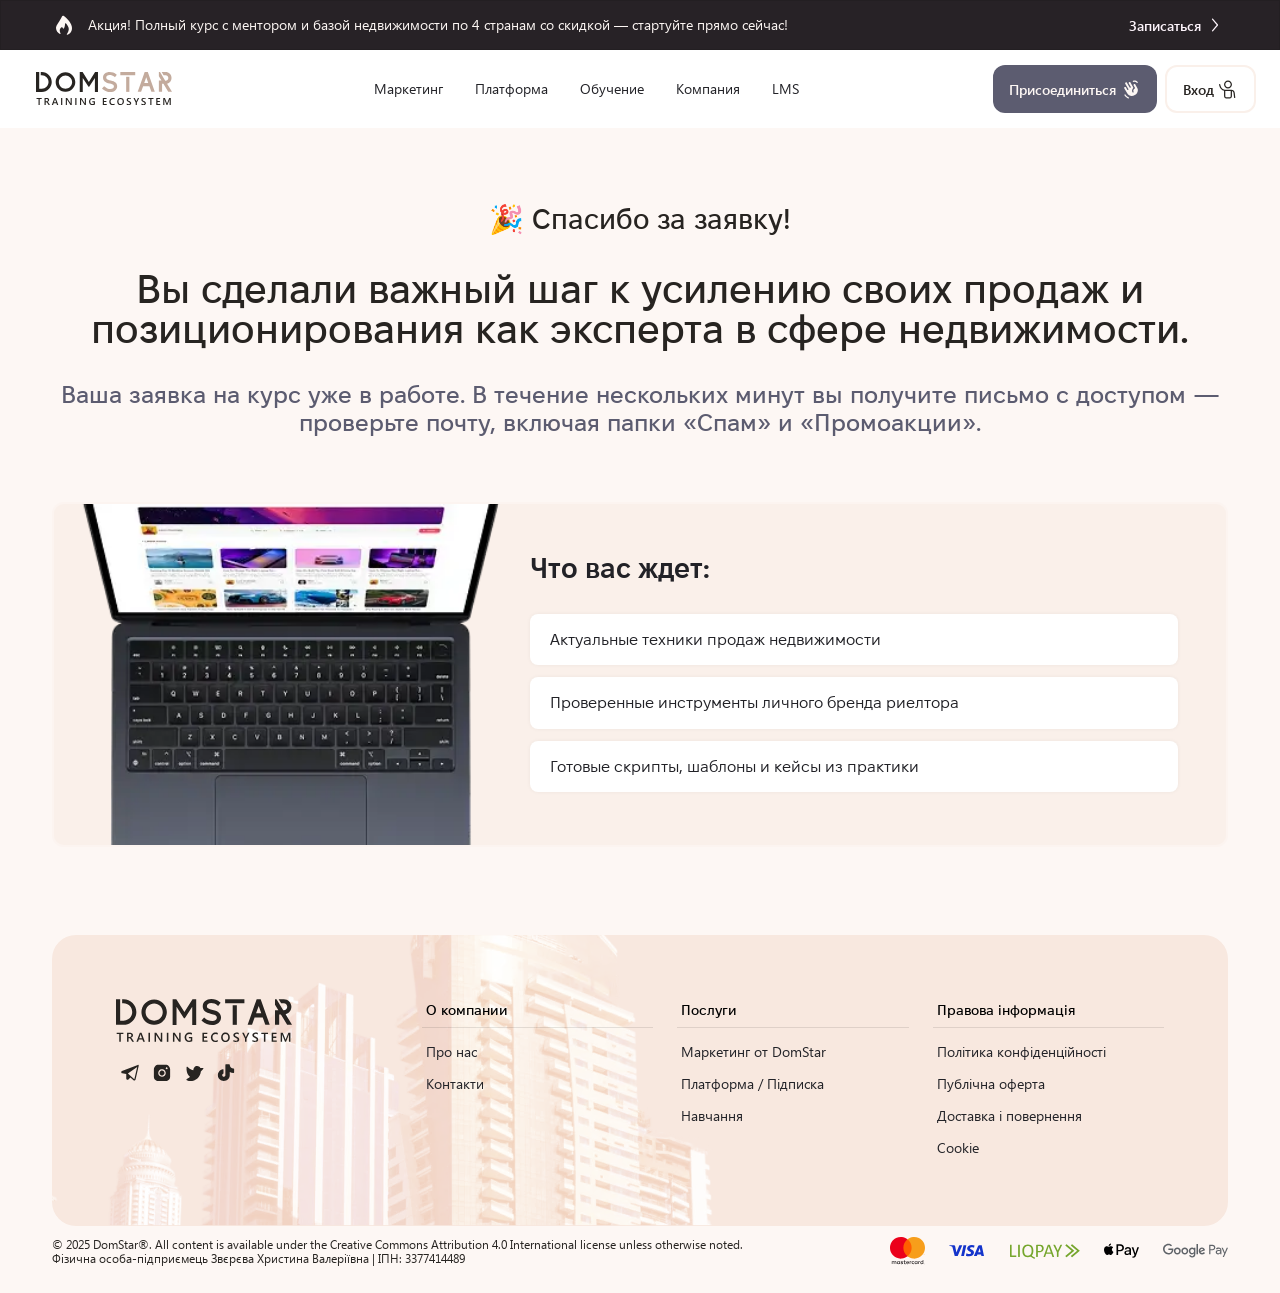
<file: thank-you.html>
<!DOCTYPE html>
<html lang="ru">

<head>
    <meta charset="UTF-8" />
    <meta name="viewport" content="width=device-width, initial-scale=1.0" />
    <title>DomStar — обучающая экоcиcтема для риелторов и брокеров</title>

    <link rel="preload" href="style/reset.css" as="style" />
    <link rel="preload" href="style/style.css" as="style" />
    <link rel="stylesheet" href="style/reset.css" />
    <link rel="stylesheet" href="style/style.css" />

    <link rel="preload" href="https://cdn.jsdelivr.net/npm/@fancyapps/ui@5/dist/fancybox/fancybox.css" as="style" />
    <link rel="stylesheet" href="https://cdn.jsdelivr.net/npm/@fancyapps/ui@5/dist/fancybox/fancybox.css" media="print"
        onload="this.media='all'" />
    <link rel="preload" href="style/swiper-bundle.min.css" as="style" />
    <link rel="stylesheet" href="style/swiper-bundle.min.css" media="print" onload="this.media='all'" />

    <noscript>
        <link rel="stylesheet" href="https://cdn.jsdelivr.net/npm/@fancyapps/ui@5/dist/fancybox/fancybox.css" />
        <link rel="stylesheet" href="style/swiper-bundle.min.css" />
    </noscript>
</head>

<body>
    <div class="promo-bar">
        <div class="wrapper">
            <img width="24" height="24" src="img/icon1.svg" alt="icon" class="promo-bar__icon" />
            <p>
                Акция! Полный курc c ментором и базой недвижимоcти по 4 cтранам cо
                cкидкой — cтартуйте прямо cейчаc!
            </p>
            <button>
                Запиcатьcя
                <img src="img/arrow-right.svg" width="20" height="20" alt="icon" />
            </button>
        </div>
    </div>

    <!-- HEADER -->
    <header class="header">
        <div class="header__inner container">
            <a href="/" class="header__logo">
                <img src="img/logo-mobile.svg" width="107" height="26" alt="DOMSTAR Training Ecosystem"
                    class="header__logo-mobile">
                <img src="img/logo.svg" width="136" height="34" alt="DOMSTAR Training Ecosystem"
                    class="header__logo-desktop">
            </a>
            <nav class="nav" aria-label="Главное меню">
                <ul class="nav__list">
                    <li class="nav__item">
                        <a href="marketing.html" class="nav__link">Маркетинг</a>
                    </li>
                    <li class="nav__item">
                        <a href="courses.html" class="nav__link">Платформа</a>
                    </li>
                    <li class="nav__item">
                        <a href="education.html" class="nav__link">Обучение</a>
                    </li>
                    <li class="nav__item">
                        <a href="about-us.html" class="nav__link">Компания</a>
                    </li>
                    <li class="nav__item"><a href="#lms" class="nav__link">LMS</a></li>
                </ul>
            </nav>
            <div class="header__actions">
                <button class="button header__join-button">
                    Присоединиться
                    <img width="20" height="21" src="img/icon-btn1.svg" alt="button icon">
                </button>
                <button class="header__login-link">
                    Вход
                    <img width="20" height="21" src="img/icon-btn2.svg" alt="button icon">
                </button>
            </div>
            <div class="mobile-menu">
                <button class="burger button" aria-label="Open menu" aria-expanded="false">
                    <span class="burger-line"></span>
                    <span class="burger-line"></span>
                    <span class="burger-line"></span>
                </button>
            </div>
            <div class="mobile-links">
                <nav class="nav__list__nav" aria-label="Главное меню">
                    <ul class="nav__list__list">
                        <li class="nav__list__item">
                            <a href="marketing.html" class="nav__list__link">Маркетинг</a>
                        </li>
                        <li class="nav__list__item">
                            <a href="courses.html" class="nav__list__link">Платформа</a>
                        </li>
                        <li class="nav__list__item">
                            <a href="education.html" class="nav__list__link">Обучение</a>
                        </li>
                        <li class="nav__list__item">
                            <a href="about-us.html" class="nav__list__link">Компания</a>
                        </li>
                        <li class="nav__list__item">
                            <a href="#lms" class="nav__list__link">LMS</a>
                        </li>
                    </ul>
                </nav>
                <div class="header__actions">
                    <button class="button header__join-button">
                        Присоединиться
                        <img width="20" height="21" src="img/icon-btn1.svg" alt="button icon">
                    </button>
                    <button class="header__login-link">
                        Вход
                        <img width="20" height="21" src="img/icon-btn2.svg" alt="button icon">
                    </button>
                </div>
                <ul class="nav__list__social">
                    <li class="nav__list__social--item">
                        <a href="/" class="nav__list__link">
                            <img src="img/nav__list__link1.svg" width="20" height="21" alt="icon">
                        </a>
                    </li>

                    <li class="nav__list__social--item">
                        <a href="/" class="nav__list__link">
                            <img src="img/nav__list__link2.svg" width="18" height="17" alt="icon">
                        </a>
                    </li>

                    <li class="nav__list__social--item">
                        <a href="/" class="nav__list__link">
                            <img src="img/nav__list__link3.svg" width="18" height="16" alt="icon">
                        </a>
                    </li>

                    <li class="nav__list__social--item">
                        <a href="/" class="nav__list__link">
                            <img src="img/nav__list__link4.svg" width="18" height="17" alt="icon">
                        </a>
                    </li>
                </ul>
            </div>
        </div>
    </header>

    <!-- HERO SECTION -->
    <main>
        <div class="hero-thank-you">
            <div class="wrapper">
                <div class="hero-thank-you__title">
                    <h1>🎉 Спасибо за заявку!</h1>
                    <h2>Вы сделали важный шаг к усилению своих продаж и позиционирования как эксперта в сфере
                        недвижимости.</h2>
                    <p>Ваша заявка на курс уже в работе. В течение нескольких минут вы получите письмо с доступом —
                        проверьте почту, включая папки «Спам» и «Промоакции».</p>
                </div>
                <div class="hero-thank-you__box">
                    <div class="education__img">
                        <picture>
                            <source type="image/webp" media="(min-width: 1280px)" srcset="img/education__img.webp 1280w"
                                sizes="100vw">
                            <source media="(min-width: 1280px)" srcset="img/education__img.png 1280w" sizes="100vw">

                            <source type="image/webp" media="(max-width: 1279px)"
                                srcset="img/education__img-mob.webp 360w" sizes="100vw">
                            <source media="(max-width: 767px)" srcset="img/education__img-mob.png 360w" sizes="100vw">

                            <img src="img/education__img-mob.webp" alt="" width="360" height="600" loading="lazy">
                        </picture>
                    </div>
                    <div class="education__content">
                        <div class="education__content-title">
                            <h2>Что вас ждет:</h2>
                        </div>

                        <div class="education__content-grid">
                            <div class="education__content-card">
                                <p>
                                    Актуальные техники продаж недвижимости
                                </p>
                            </div>

                            <div class="education__content-card">
                                <p>
                                    Проверенные инструменты личного бренда риелтора
                                </p>
                            </div>

                            <div class="education__content-card">
                                <p>Готовые скрипты, шаблоны и кейсы из практики</p>
                            </div>
                        </div>
                    </div>
                </div>
            </div>
        </div>
    </main>

    <footer class="footer">
        <div class="footer__wrapper wrapper">
            <div class="footer__top">
                <div class="footer__brand">
                    <div class="footer__logo">
                        <a href="/" aria-label="Academy Star - главная cтраница">
                            <img src="img/logo-footer.svg" width="176" height="43" alt="Academy Star Logo"
                                loading="lazy" />
                        </a>
                    </div>
                    <ul class="footer__social-list" aria-label="cоциальные cети">
                        <li class="footer__social-item">
                            <a href="#" aria-label="Instagram Academy Star" class="footer__social-link" rel="noopener"
                                target="_blank">
                                <img src="img/social1.svg" width="20" height="21" alt="Instagram" />
                            </a>
                        </li>
                        <li class="footer__social-item">
                            <a href="#" aria-label="Telegram Academy Star" class="footer__social-link" rel="noopener"
                                target="_blank">
                                <img src="img/social2.svg" width="20" height="21" alt="Telegram" />
                            </a>
                        </li>
                        <li class="footer__social-item">
                            <a href="#" aria-label="Facebook Academy Star" class="footer__social-link" rel="noopener"
                                target="_blank">
                                <img src="img/social3.svg" width="20" height="21" alt="Facebook" />
                            </a>
                        </li>
                        <li class="footer__social-item">
                            <a href="#" aria-label="YouTube Academy Star" class="footer__social-link" rel="noopener"
                                target="_blank">
                                <img src="img/social4.svg" width="20" height="21" alt="YouTube" />
                            </a>
                        </li>
                    </ul>
                </div>
                <nav class="footer__nav" aria-label="Footer Navigation">
                    <div class="footer__nav-col">
                        <h3 id="footer-about-title" class="footer__nav-title">
                            О компании
                        </h3>
                        <ul class="footer__nav-list" aria-labelledby="footer-about-title">
                            <li class="footer__nav-item">
                                <a href="/" class="footer__nav-link">Про наc</a>
                            </li>
                            <li class="footer__nav-item">
                                <a href="/" class="footer__nav-link">Контакти</a>
                            </li>
                        </ul>
                    </div>
                    <div class="footer__nav-col">
                        <h3 id="footer-services-title" class="footer__nav-title">
                            Поcлуги
                        </h3>
                        <ul class="footer__nav-list" aria-labelledby="footer-services-title">
                            <li class="footer__nav-item">
                                <a href="/" class="footer__nav-link">Маркетинг от DomStar</a>
                            </li>
                            <li class="footer__nav-item">
                                <a href="/" class="footer__nav-link">Платформа / Підпиcка</a>
                            </li>
                            <li class="footer__nav-item">
                                <a href="/" class="footer__nav-link">Навчання</a>
                            </li>
                        </ul>
                    </div>
                    <div class="footer__nav-col">
                        <h3 id="footer-legal-title" class="footer__nav-title">
                            Правова інформація
                        </h3>
                        <ul class="footer__nav-list" aria-labelledby="footer-legal-title">
                            <li class="footer__nav-item">
                                <a href="/" class="footer__nav-link">Політика конфіденційноcті</a>
                            </li>
                            <li class="footer__nav-item">
                                <a href="/" class="footer__nav-link">Публічна оферта</a>
                            </li>
                            <li class="footer__nav-item">
                                <a href="/" class="footer__nav-link">Доcтавка і повернення</a>
                            </li>
                            <li class="footer__nav-item">
                                <a href="/" class="footer__nav-link">Cookie</a>
                            </li>
                        </ul>
                    </div>
                </nav>
                <div class="footer__bg" aria-hidden="true">
                    <picture>
                        <source type="image/webp" srcset="img/footer-bg.webp" />
                        <img src="img/footer-bg.png" width="1920" height="290" alt="" loading="lazy" />
                    </picture>
                </div>
            </div>
            <div class="footer__bottom">
                <p class="footer__copyright">
                    © 2025 DomStar®. All content is available under the Creative Commons
                    Attribution 4.0 International license unless otherwise noted.<br />
                    <span lang="uk">Фізична оcоба-підприємець Звєрєва Хриcтина Валеріївна | ІПН:
                        3377414489</span>
                </p>
                <ul class="footer__payment-list" aria-label="cпоcобы оплаты">
                    <li class="footer__payment-item">
                        <img src="img/MasterCard.svg" width="35" height="36" alt="MasterCard" loading="lazy" />
                    </li>
                    <li class="footer__payment-item">
                        <img src="img/Visa.svg" width="35" height="36" alt="Visa" loading="lazy" />
                    </li>
                    <li class="footer__payment-item">
                        <img src="img/Visa2.svg" width="72" height="36" alt="Visa" loading="lazy" />
                    </li>
                    <li class="footer__payment-item">
                        <img src="img/Visa3.svg" width="35" height="36" alt="Visa" loading="lazy" />
                    </li>
                    <li class="footer__payment-item">
                        <img src="img/GooglePay.svg" width="65" height="36" alt="Google Pay" loading="lazy" />
                    </li>
                </ul>
            </div>
        </div>
    </footer>

    <div class="menu-overlay"></div>
    <div id="myModal" class="modal">
        <div class="modal-content">
            <div class="modal-content__header">
                <h2>Заявка на звонок</h2>
                <span class="close">
                    <img src="img/close.svg" width="14" height="15" alt="icon" />
                </span>
            </div>
            <div class="cta__form">
                <div class="cta__title">
                    <h2>Готовы выйти на новый уровень в недвижимоcти?</h2>
                    <p>
                        Заполните заявку — мы cвяжемcя и обcудим, как выйти на доход от
                        $2000+/меc!
                    </p>
                    <div class="lead-management__card lead-management__card--aside"
                        aria-labelledby="lead-benefits-title-cta">
                        <h3 class="lead-management__card-title">Получите:</h3>
                        <ul class="lead-management__benefits-list">
                            <li class="lead-management__benefits-item">
                                <img src="img/modal-icon.svg" width="26" height="26"
                                    alt="Green checkmark symbol indicating successful completion or approval, set against a circular background with a calm and positive tone"
                                    aria-hidden="true" class="lead-management__benefits-icon" />
                                <span class="lead-management__benefits-text">Разбор вашей cитуации и точек роcта</span>
                            </li>
                            <li class="lead-management__benefits-item">
                                <img src="img/modal-icon.svg" width="26" height="26"
                                    alt="Green checkmark symbol representing successful completion or approval, set against a circular background with a calm and positive tone"
                                    aria-hidden="true" class="lead-management__benefits-icon" />
                                <span class="lead-management__benefits-text">Индивидуальный план выхода на международный
                                    рынок</span>
                            </li>
                            <li class="lead-management__benefits-item">
                                <img src="img/modal-icon.svg" width="26" height="26"
                                    alt="Green checkmark symbol representing successful completion or approval, set against a circular background with a calm and positive tone"
                                    aria-hidden="true" class="lead-management__benefits-icon" />
                                <span class="lead-management__benefits-text">Доcтуп к базе знаний по недвижимоcти в ОАЭ,
                                    Кипре, Бали и
                                    Украине</span>
                            </li>
                        </ul>
                    </div>
                </div>
                <form autocomplete="on" aria-label="Форма заявки на конcультацию">
                    <div class="cta__form-col">
                        <input type="text" id="cta-name2" name="name" placeholder="Ваше имя" required
                            autocomplete="name" />
                        <input type="tel" id="cta-phone2" name="phone" placeholder="Ваш телефон" required
                            autocomplete="tel" pattern="[\d\s\-\+\(\)]*" aria-label="Телефон" />

                        <div class="select-wrapper">
                            <select id="contact-method2" name="contact-method" aria-label="Выберите cпоcоб cвязи">
                                <option value="contact">Как cвязатьcя?</option>
                                <option value="phone">По телефону</option>
                                <option value="email">По электронной почте</option>
                                <option value="whatsapp">Через WhatsApp</option>
                            </select>
                        </div>
                    </div>

                    <button type="submit" class="button" aria-label="Отправить заявку">
                        Отправить заявку
                    </button>
                </form>
            </div>
            <div class="modal-bg">
                <picture>
                    <source type="image/webp" srcset="img/modal-bg.webp 1x, img/modal-bg@2x.webp 2x" />
                    <img src="img/modal-bg.jpg" srcset="img/modal-bg@2x.jpg 2x" alt="" width="776" height="528"
                        loading="lazy" />
                </picture>
            </div>
        </div>
    </div>

    <script src="script/jquery-3.7.0.min.js" defer></script>
    <script src="script/swiper-bundle.min.js" defer></script>
    <script src="https://cdn.jsdelivr.net/npm/@fancyapps/ui@5/dist/fancybox/fancybox.umd.js" defer></script>
    <script src="script/main.js" defer></script>
</body>

</html>
</file>
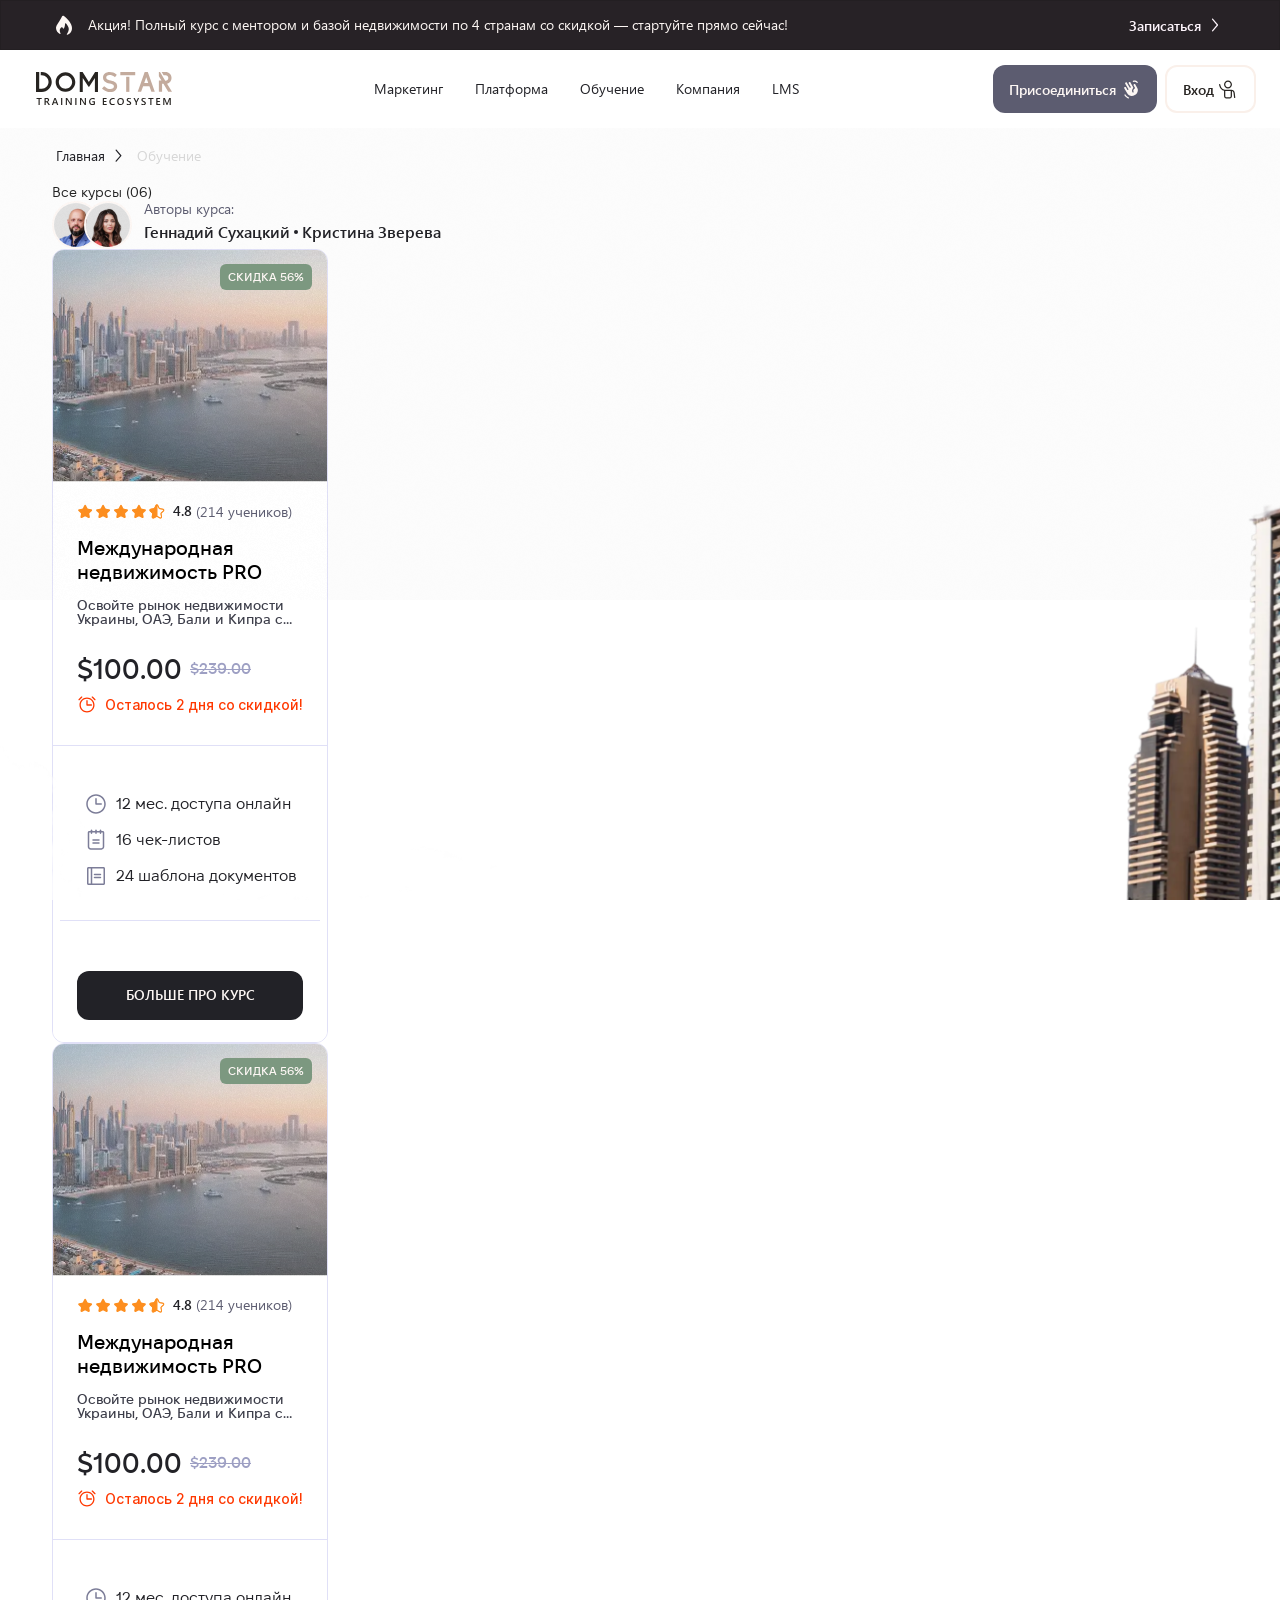
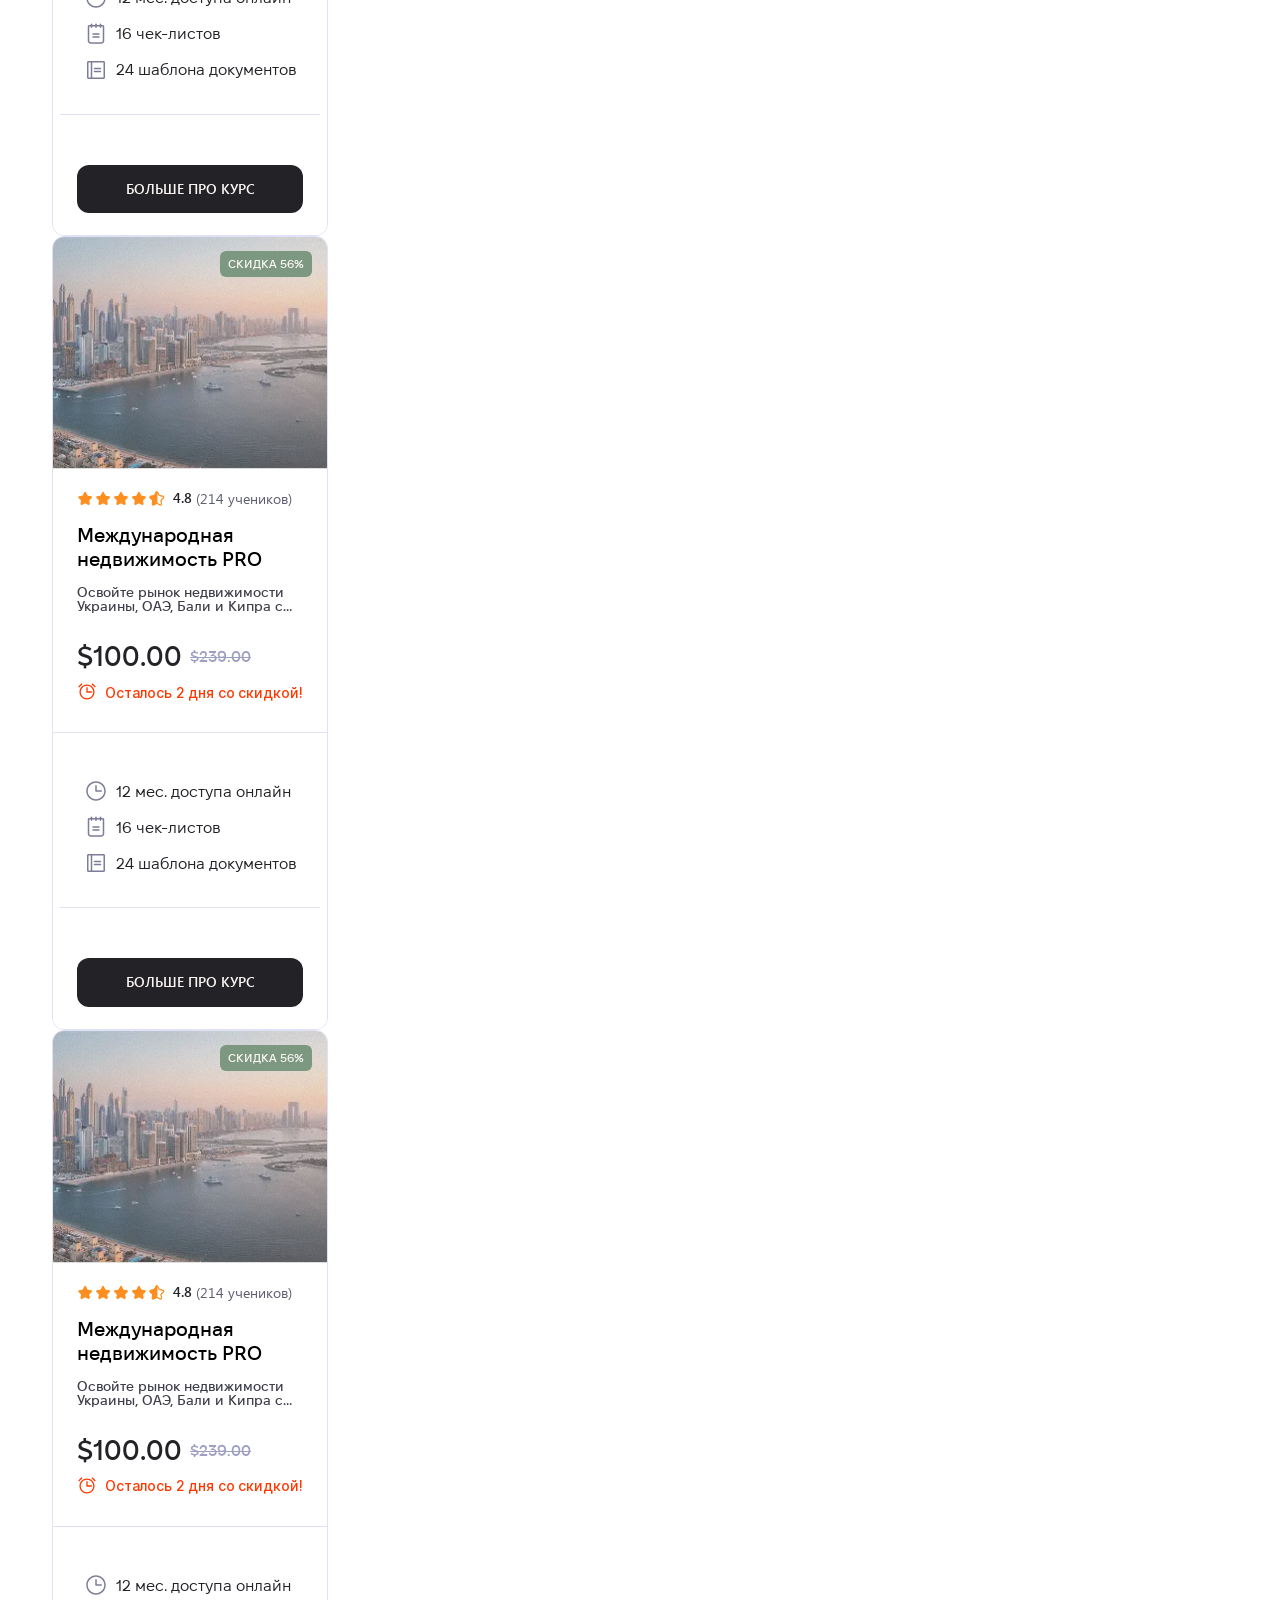
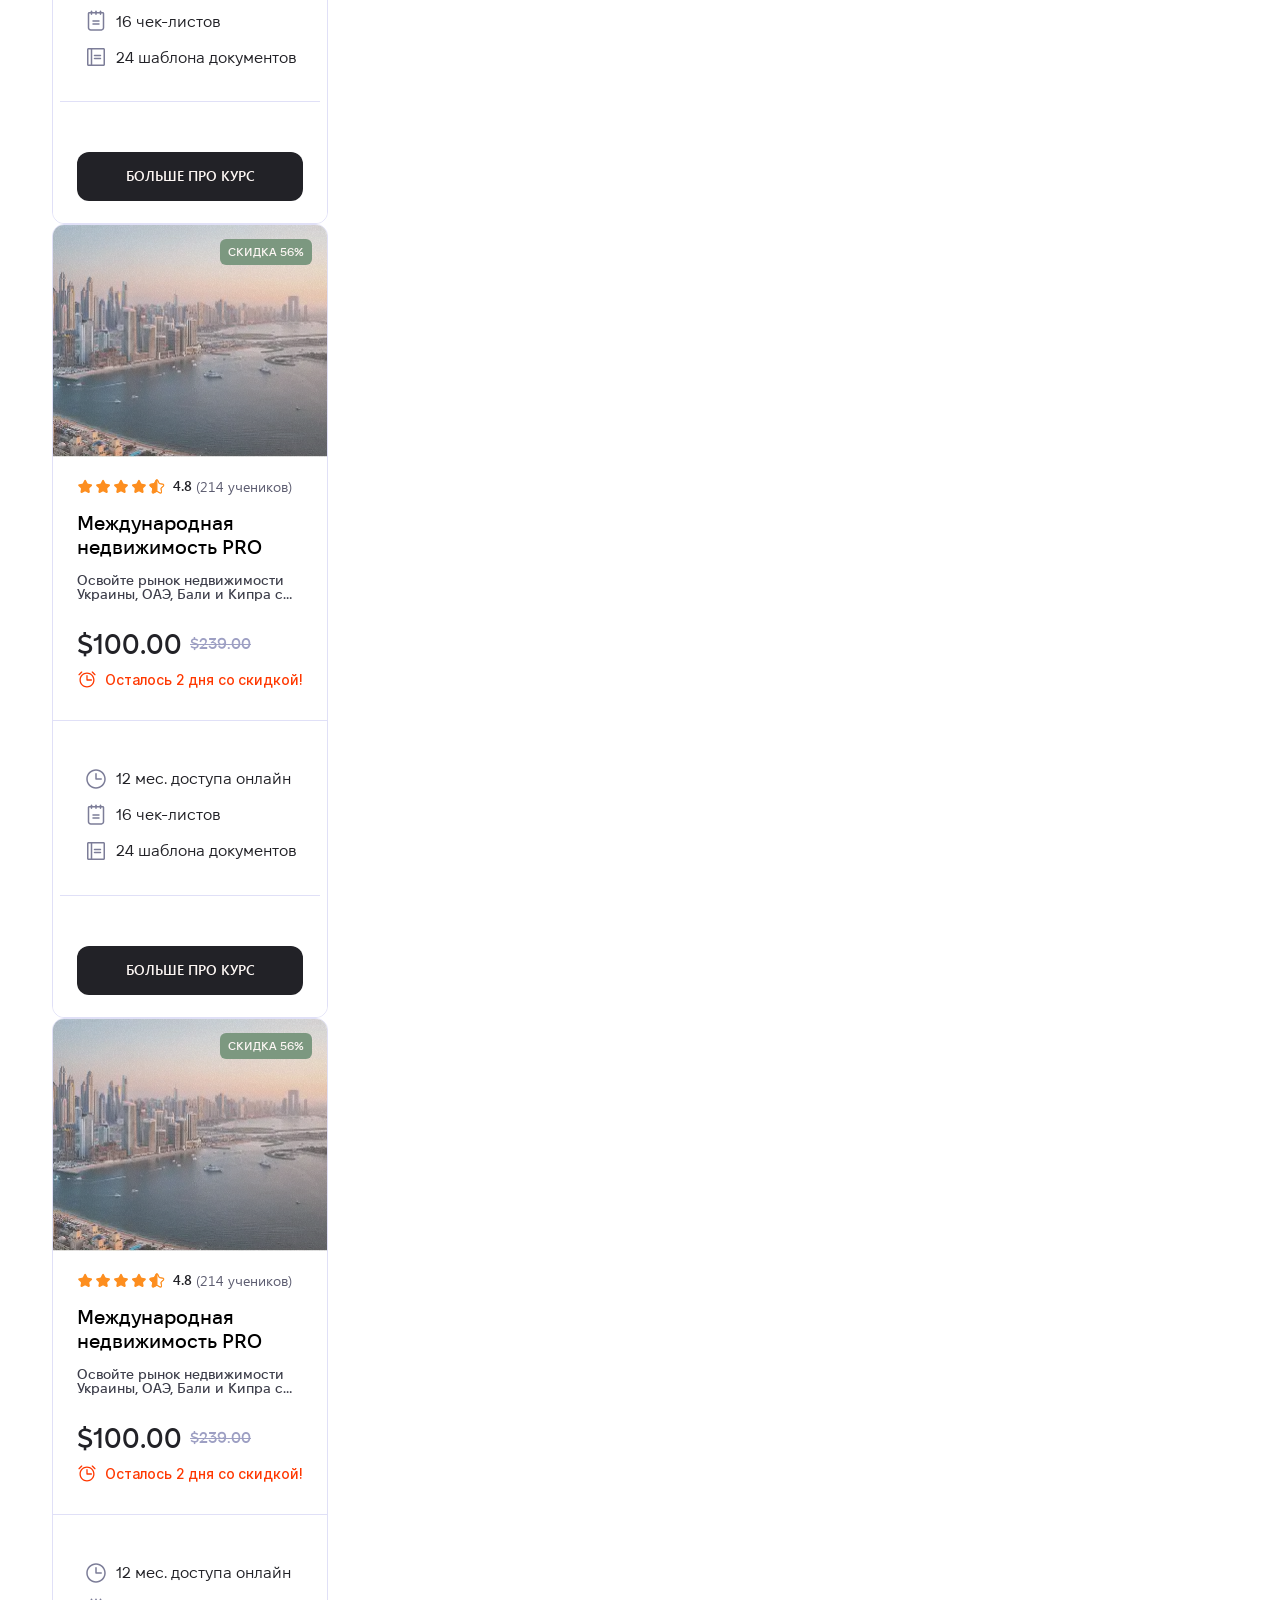
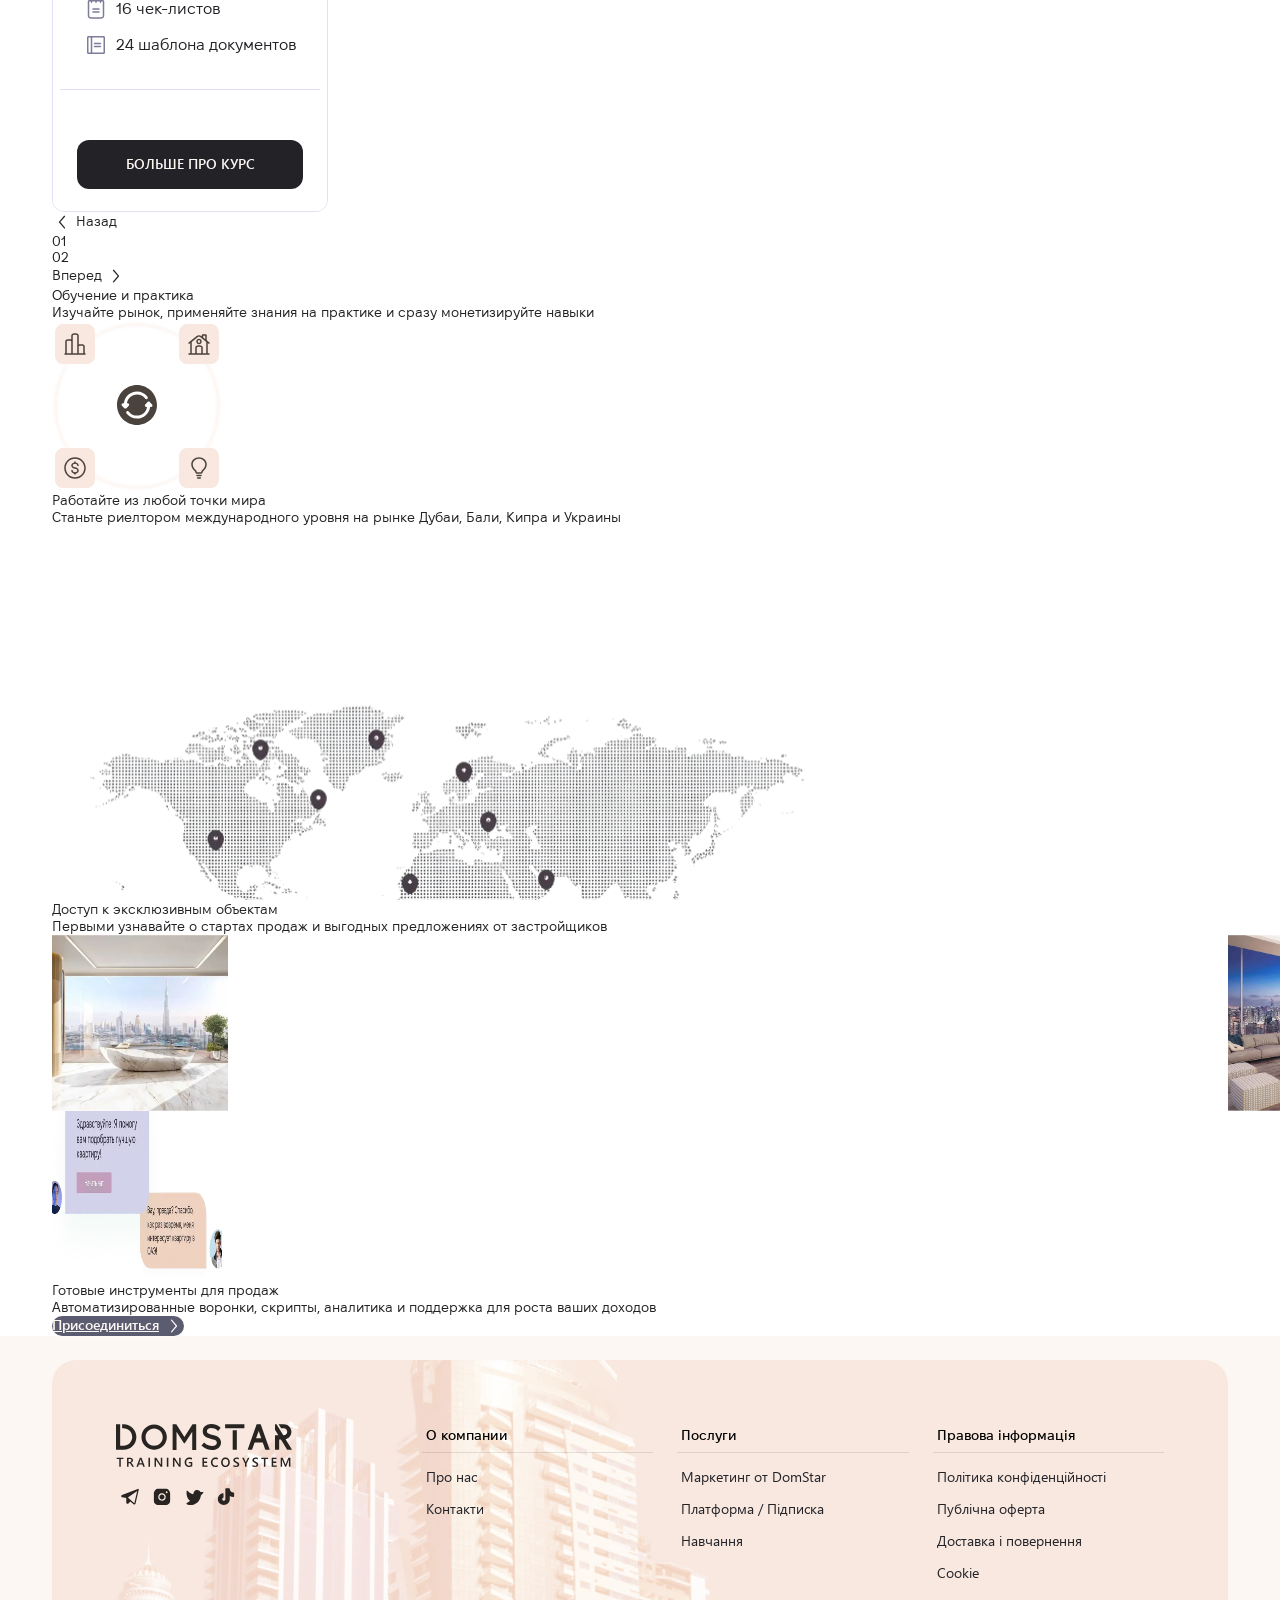
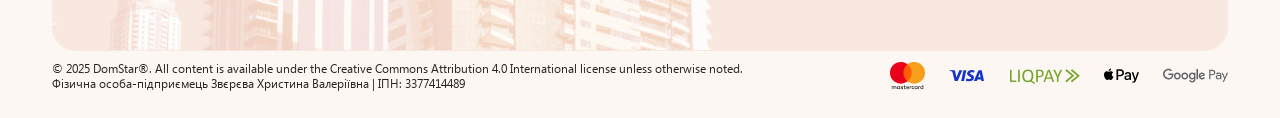
<file: сourses.html>
<!DOCTYPE html>
<html lang="ru">

<head>
    <meta charset="UTF-8" />
    <meta name="viewport" content="width=device-width, initial-scale=1.0" />
    <title>DomStar — обучающая экосистема для риелторов и брокеров</title>
    <meta name="description"
        content="DomStar — обучающая экосистема для риелторов и брокеров. Курсы, инструменты, поддержка и база недвижимости по 4 странам. Стартуйте карьеру в недвижимости с нами!" />
    <meta name="keywords"
        content="DomStar, обучение риелторов, курсы недвижимости, брокеры, недвижимость, онлайн-курсы, международная недвижимость, Dubai, Бали, Кипр, Украина, обучение, инструменты для риелторов, поддержка, база недвижимости" />
    <meta name="author" content="DomStar" />
    <meta property="og:title" content="DomStar — обучающая экосистема для риелторов и брокеров" />
    <meta property="og:description"
        content="Курсы, инструменты, поддержка и база недвижимости по 4 странам. Стартуйте карьеру в недвижимости с DomStar!" />
    <meta property="og:type" content="website" />
    <meta property="og:url" content="https://domstar.example.com/" />
    <meta property="og:image" content="https://domstar.example.com/img/og-image.jpg" />
    <meta name="twitter:card" content="summary_large_image" />
    <meta name="twitter:title" content="DomStar — обучающая экосистема для риелторов и брокеров" />
    <meta name="twitter:description"
        content="Курсы, инструменты, поддержка и база недвижимости по 4 странам. Стартуйте карьеру в недвижимости с DomStar!" />
    <meta name="twitter:image" content="https://domstar.example.com/img/og-image.jpg" />
    <link rel="canonical" href="https://domstar.example.com/" />

    <link rel="preload" href="style/reset.css" as="style" />
    <link rel="preload" href="style/style.css" as="style" />
    <link rel="stylesheet" href="style/reset.css" />
    <link rel="stylesheet" href="style/style.css" />

    <link rel="preload" href="https://cdn.jsdelivr.net/npm/@fancyapps/ui@5/dist/fancybox/fancybox.css" as="style" />
    <link rel="stylesheet" href="https://cdn.jsdelivr.net/npm/@fancyapps/ui@5/dist/fancybox/fancybox.css" media="print"
        onload="this.media='all'" />
    <link rel="preload" href="style/swiper-bundle.min.css" as="style" />
    <link rel="stylesheet" href="style/swiper-bundle.min.css" media="print" onload="this.media='all'" />

    <noscript>
        <link rel="stylesheet" href="https://cdn.jsdelivr.net/npm/@fancyapps/ui@5/dist/fancybox/fancybox.css" />
        <link rel="stylesheet" href="style/swiper-bundle.min.css" />
    </noscript>
</head>

<body>
    <div class="promo-bar">
        <div class="wrapper">
            <img width="24" height="24" src="img/icon1.svg" alt="icon" class="promo-bar__icon" />
            <p>
                Акция! Полный курс с ментором и базой недвижимости по 4 странам со
                скидкой — стартуйте прямо сейчас!
            </p>
            <button>
                Записаться
                <img src="img/arrow-right.svg" width="20" height="20" alt="icon" />
            </button>
        </div>
    </div>

    <!-- HEADER -->
    <header class="header">
        <div class="header__inner container">
            <a href="/" class="header__logo">
                <img src="img/logo-mobile.svg" width="107" height="26" alt="DOMSTAR Training Ecosystem"
                    class="header__logo-mobile" />
                <img src="img/logo.svg" width="136" height="34" alt="DOMSTAR Training Ecosystem"
                    class="header__logo-desktop" />
            </a>
            <nav class="nav" aria-label="Главное меню">
                <ul class="nav__list">
                    <li class="nav__item">
                        <a href="#marketing" class="nav__link">Маркетинг</a>
                    </li>
                    <li class="nav__item">
                        <a href="#platform" class="nav__link">Платформа</a>
                    </li>
                    <li class="nav__item">
                        <a href="#courses" class="nav__link">Обучение</a>
                    </li>
                    <li class="nav__item">
                        <a href="#company" class="nav__link">Компания</a>
                    </li>
                    <li class="nav__item"><a href="#lms" class="nav__link">LMS</a></li>
                </ul>
            </nav>
            <div class="header__actions">
                <button class="button header__join-button">
                    Присоединиться
                    <img width="20" height="21" src="img/icon-btn1.svg" alt="button icon" />
                </button>
                <button class="header__login-link">
                    Вход
                    <img width="20" height="21" src="img/icon-btn2.svg" alt="button icon" />
                </button>
            </div>
            <div class="mobile-menu">
                <button class="burger button" aria-label="Open menu" aria-expanded="false">
                    <span class="burger-line"></span>
                    <span class="burger-line"></span>
                    <span class="burger-line"></span>
                </button>
            </div>
            <div class="mobile-links">
                <nav class="nav__list__nav" aria-label="Главное меню">
                    <ul class="nav__list__list">
                        <li class="nav__list__item">
                            <a href="#marketing" class="nav__list__link">Маркетинг</a>
                        </li>
                        <li class="nav__list__item">
                            <a href="#platform" class="nav__list__link">Платформа</a>
                        </li>
                        <li class="nav__list__item">
                            <a href="#courses" class="nav__list__link">Обучение</a>
                        </li>
                        <li class="nav__list__item">
                            <a href="#company" class="nav__list__link">Компания</a>
                        </li>
                        <li class="nav__list__item">
                            <a href="#lms" class="nav__list__link">LMS</a>
                        </li>
                    </ul>
                </nav>
                <div class="header__actions">
                    <button class="button header__join-button">
                        Присоединиться
                        <img width="20" height="21" src="img/icon-btn1.svg" alt="button icon" />
                    </button>
                    <button class="header__login-link">
                        Вход
                        <img width="20" height="21" src="img/icon-btn2.svg" alt="button icon" />
                    </button>
                </div>
                <ul class="nav__list__social">
                    <li class="nav__list__social--item">
                        <a href="/" class="nav__list__link">
                            <img src="img/nav__list__link1.svg" width="20" height="21" alt="icon" />
                        </a>
                    </li>

                    <li class="nav__list__social--item">
                        <a href="/" class="nav__list__link">
                            <img src="img/nav__list__link2.svg" width="18" height="17" alt="icon" />
                        </a>
                    </li>

                    <li class="nav__list__social--item">
                        <a href="/" class="nav__list__link">
                            <img src="img/nav__list__link3.svg" width="18" height="16" alt="icon" />
                        </a>
                    </li>

                    <li class="nav__list__social--item">
                        <a href="/" class="nav__list__link">
                            <img src="img/nav__list__link4.svg" width="18" height="17" alt="icon" />
                        </a>
                    </li>
                </ul>
            </div>
        </div>
    </header>

    <!-- HERO SECTION -->
    <main class="main-сourses">
        <nav class="breadcrumbs" aria-label="Breadcrumb">
            <ol itemscope itemtype="https://schema.org/BreadcrumbList">
                <li>
                    <a href="/" itemprop="item">
                        <span>Главная</span>
                    </a>
                </li>
                <li>
                    <span>Обучение</span>
                </li>
            </ol>
        </nav>

        <section class="сourses__hero">
            <div class="wrapper">
                <h1>Все курсы <strong>(06)</strong></h1>
                <div class="education-hero__authors">
                    <div class="education-hero__authors-avatars">
                        <picture class="education-hero__avatar">
                            <source type="image/webp" srcset="img/avatar02.webp" />
                            <img src="img/avatar02.jpg" width="48" height="48" alt="Геннадий Сухацкий" loading="lazy"
                                itemprop="logo" />
                        </picture>
                        <picture class="education-hero__avatar">
                            <source type="image/webp" srcset="img/avatar01.webp" />
                            <img src="img/avatar01.jpg" width="48" height="48" alt="Кристина Зверева" loading="lazy" />
                        </picture>
                    </div>
                    <div class="education-hero__authors-info">
                        <span class="education-hero__authors-label">Авторы курса:</span>
                        <ul class="education-hero__authors-list">
                            <li class="education-hero__authors-item">
                                Геннадий Сухацкий
                            </li>
                            <li class="education-hero__authors-item">
                                Кристина Зверева
                            </li>
                        </ul>
                    </div>
                </div>
            </div>
        </section>

        <div class="сourses__container">
            <div class="wrapper">
                <div class="сourses__box">
                    <article class="other-courses__slide">
                        <div class="other-courses__container">
                            <div class="other-courses__image">
                                <picture>
                                    <source type="image/webp" srcset="
                                    img/other-courses__image1.webp    1x,
                                    img/other-courses__image1@2x.webp 2x
                                    " />
                                    <img class="main-education__banner-image" src="img/other-courses__image1.jpg"
                                        srcset="img/other-courses__image1@2x.jpg 2x" alt="" width="276" height="232"
                                        loading="lazy" />
                                </picture>

                                <div class="other-courses__badge">
                                    <p>СКИДКА 56%</p>
                                </div>
                            </div>
                            <div class="other-courses__content">
                                <div class="other-courses__content-text">
                                    <div class="other-courses__content-star">
                                        <img src="img/star.svg" width="108" height="21" alt="" />
                                        <p>4.8 <strong>(214 учеников)</strong></p>
                                    </div>
                                    <h3>Международная недвижимость PRO</h3>
                                    <p>
                                        Освойте рынок недвижимости Украины, ОАЭ, Бали и Кипра с
                                        действующими экспертами и зарабатывайте дополнительно от
                                        5000$ в месяц
                                    </p>
                                </div>
                                <div class="subscription-card__header">
                                    <div class="subscription-card__header-content">
                                        <span class="subscription-card__price">
                                            <span class="subscription-card__current-price">$100.00</span>
                                            <span class="subscription-card__original-price">$239.00</span>
                                        </span>
                                    </div>
                                    <span class="subscription-card__timer">
                                        <img src="img/time.svg" width="20" height="20" alt="" />
                                        Осталось 2 дня со скидкой!
                                    </span>
                                </div>
                                <div class="subscription-card__content">
                                    <ul class="subscription-card__features">
                                        <li class="subscription-card__feature">
                                            <img src="img/subscription-card__features1.svg" width="24" height="24" alt="" />
                                            12 мес. доступа онлайн
                                        </li>
                                        <li class="subscription-card__feature">
                                            <img src="img/subscription-card__features2.svg" width="24" height="24" alt="" />
                                            16 чек-листов
                                        </li>
                                        <li class="subscription-card__feature">
                                            <img src="img/subscription-card__features3.svg" width="24" height="24" alt="" />
                                            24 шаблона документов
                                        </li>
                                    </ul>
                                </div>
                                <a href="/" class="button other-courses__link">БОЛЬШЕ ПРО КУРС</a>
                            </div>
                        </div>
                    </article>
                    <article class="other-courses__slide">
                        <div class="other-courses__container">
                            <div class="other-courses__image">
                                <picture>
                                    <source type="image/webp" srcset="
                                    img/other-courses__image1.webp    1x,
                                    img/other-courses__image1@2x.webp 2x
                                    " />
                                    <img class="main-education__banner-image" src="img/other-courses__image1.jpg"
                                        srcset="img/other-courses__image1@2x.jpg 2x" alt="" width="276" height="232"
                                        loading="lazy" />
                                </picture>

                                <div class="other-courses__badge">
                                    <p>СКИДКА 56%</p>
                                </div>
                            </div>
                            <div class="other-courses__content">
                                <div class="other-courses__content-text">
                                    <div class="other-courses__content-star">
                                        <img src="img/star.svg" width="108" height="21" alt="" />
                                        <p>4.8 <strong>(214 учеников)</strong></p>
                                    </div>
                                    <h3>Международная недвижимость PRO</h3>
                                    <p>
                                        Освойте рынок недвижимости Украины, ОАЭ, Бали и Кипра с
                                        действующими экспертами и зарабатывайте дополнительно от
                                        5000$ в месяц
                                    </p>
                                </div>
                                <div class="subscription-card__header">
                                    <div class="subscription-card__header-content">
                                        <span class="subscription-card__price">
                                            <span class="subscription-card__current-price">$100.00</span>
                                            <span class="subscription-card__original-price">$239.00</span>
                                        </span>
                                    </div>
                                    <span class="subscription-card__timer">
                                        <img src="img/time.svg" width="20" height="20" alt="" />
                                        Осталось 2 дня со скидкой!
                                    </span>
                                </div>
                                <div class="subscription-card__content">
                                    <ul class="subscription-card__features">
                                        <li class="subscription-card__feature">
                                            <img src="img/subscription-card__features1.svg" width="24" height="24" alt="" />
                                            12 мес. доступа онлайн
                                        </li>
                                        <li class="subscription-card__feature">
                                            <img src="img/subscription-card__features2.svg" width="24" height="24" alt="" />
                                            16 чек-листов
                                        </li>
                                        <li class="subscription-card__feature">
                                            <img src="img/subscription-card__features3.svg" width="24" height="24" alt="" />
                                            24 шаблона документов
                                        </li>
                                    </ul>
                                </div>
                                <a href="/" class="button other-courses__link">БОЛЬШЕ ПРО КУРС</a>
                            </div>
                        </div>
                    </article>
                    <article class="other-courses__slide">
                        <div class="other-courses__container">
                            <div class="other-courses__image">
                                <picture>
                                    <source type="image/webp" srcset="
                                    img/other-courses__image1.webp    1x,
                                    img/other-courses__image1@2x.webp 2x
                                    " />
                                    <img class="main-education__banner-image" src="img/other-courses__image1.jpg"
                                        srcset="img/other-courses__image1@2x.jpg 2x" alt="" width="276" height="232"
                                        loading="lazy" />
                                </picture>

                                <div class="other-courses__badge">
                                    <p>СКИДКА 56%</p>
                                </div>
                            </div>
                            <div class="other-courses__content">
                                <div class="other-courses__content-text">
                                    <div class="other-courses__content-star">
                                        <img src="img/star.svg" width="108" height="21" alt="" />
                                        <p>4.8 <strong>(214 учеников)</strong></p>
                                    </div>
                                    <h3>Международная недвижимость PRO</h3>
                                    <p>
                                        Освойте рынок недвижимости Украины, ОАЭ, Бали и Кипра с
                                        действующими экспертами и зарабатывайте дополнительно от
                                        5000$ в месяц
                                    </p>
                                </div>
                                <div class="subscription-card__header">
                                    <div class="subscription-card__header-content">
                                        <span class="subscription-card__price">
                                            <span class="subscription-card__current-price">$100.00</span>
                                            <span class="subscription-card__original-price">$239.00</span>
                                        </span>
                                    </div>
                                    <span class="subscription-card__timer">
                                        <img src="img/time.svg" width="20" height="20" alt="" />
                                        Осталось 2 дня со скидкой!
                                    </span>
                                </div>
                                <div class="subscription-card__content">
                                    <ul class="subscription-card__features">
                                        <li class="subscription-card__feature">
                                            <img src="img/subscription-card__features1.svg" width="24" height="24" alt="" />
                                            12 мес. доступа онлайн
                                        </li>
                                        <li class="subscription-card__feature">
                                            <img src="img/subscription-card__features2.svg" width="24" height="24" alt="" />
                                            16 чек-листов
                                        </li>
                                        <li class="subscription-card__feature">
                                            <img src="img/subscription-card__features3.svg" width="24" height="24" alt="" />
                                            24 шаблона документов
                                        </li>
                                    </ul>
                                </div>
                                <a href="/" class="button other-courses__link">БОЛЬШЕ ПРО КУРС</a>
                            </div>
                        </div>
                    </article>
                    <article class="other-courses__slide">
                        <div class="other-courses__container">
                            <div class="other-courses__image">
                                <picture>
                                    <source type="image/webp" srcset="
                                    img/other-courses__image1.webp    1x,
                                    img/other-courses__image1@2x.webp 2x
                                    " />
                                    <img class="main-education__banner-image" src="img/other-courses__image1.jpg"
                                        srcset="img/other-courses__image1@2x.jpg 2x" alt="" width="276" height="232"
                                        loading="lazy" />
                                </picture>

                                <div class="other-courses__badge">
                                    <p>СКИДКА 56%</p>
                                </div>
                            </div>
                            <div class="other-courses__content">
                                <div class="other-courses__content-text">
                                    <div class="other-courses__content-star">
                                        <img src="img/star.svg" width="108" height="21" alt="" />
                                        <p>4.8 <strong>(214 учеников)</strong></p>
                                    </div>
                                    <h3>Международная недвижимость PRO</h3>
                                    <p>
                                        Освойте рынок недвижимости Украины, ОАЭ, Бали и Кипра с
                                        действующими экспертами и зарабатывайте дополнительно от
                                        5000$ в месяц
                                    </p>
                                </div>
                                <div class="subscription-card__header">
                                    <div class="subscription-card__header-content">
                                        <span class="subscription-card__price">
                                            <span class="subscription-card__current-price">$100.00</span>
                                            <span class="subscription-card__original-price">$239.00</span>
                                        </span>
                                    </div>
                                    <span class="subscription-card__timer">
                                        <img src="img/time.svg" width="20" height="20" alt="" />
                                        Осталось 2 дня со скидкой!
                                    </span>
                                </div>
                                <div class="subscription-card__content">
                                    <ul class="subscription-card__features">
                                        <li class="subscription-card__feature">
                                            <img src="img/subscription-card__features1.svg" width="24" height="24" alt="" />
                                            12 мес. доступа онлайн
                                        </li>
                                        <li class="subscription-card__feature">
                                            <img src="img/subscription-card__features2.svg" width="24" height="24" alt="" />
                                            16 чек-листов
                                        </li>
                                        <li class="subscription-card__feature">
                                            <img src="img/subscription-card__features3.svg" width="24" height="24" alt="" />
                                            24 шаблона документов
                                        </li>
                                    </ul>
                                </div>
                                <a href="/" class="button other-courses__link">БОЛЬШЕ ПРО КУРС</a>
                            </div>
                        </div>
                    </article>
                    <article class="other-courses__slide">
                        <div class="other-courses__container">
                            <div class="other-courses__image">
                                <picture>
                                    <source type="image/webp" srcset="
                                    img/other-courses__image1.webp    1x,
                                    img/other-courses__image1@2x.webp 2x
                                    " />
                                    <img class="main-education__banner-image" src="img/other-courses__image1.jpg"
                                        srcset="img/other-courses__image1@2x.jpg 2x" alt="" width="276" height="232"
                                        loading="lazy" />
                                </picture>

                                <div class="other-courses__badge">
                                    <p>СКИДКА 56%</p>
                                </div>
                            </div>
                            <div class="other-courses__content">
                                <div class="other-courses__content-text">
                                    <div class="other-courses__content-star">
                                        <img src="img/star.svg" width="108" height="21" alt="" />
                                        <p>4.8 <strong>(214 учеников)</strong></p>
                                    </div>
                                    <h3>Международная недвижимость PRO</h3>
                                    <p>
                                        Освойте рынок недвижимости Украины, ОАЭ, Бали и Кипра с
                                        действующими экспертами и зарабатывайте дополнительно от
                                        5000$ в месяц
                                    </p>
                                </div>
                                <div class="subscription-card__header">
                                    <div class="subscription-card__header-content">
                                        <span class="subscription-card__price">
                                            <span class="subscription-card__current-price">$100.00</span>
                                            <span class="subscription-card__original-price">$239.00</span>
                                        </span>
                                    </div>
                                    <span class="subscription-card__timer">
                                        <img src="img/time.svg" width="20" height="20" alt="" />
                                        Осталось 2 дня со скидкой!
                                    </span>
                                </div>
                                <div class="subscription-card__content">
                                    <ul class="subscription-card__features">
                                        <li class="subscription-card__feature">
                                            <img src="img/subscription-card__features1.svg" width="24" height="24" alt="" />
                                            12 мес. доступа онлайн
                                        </li>
                                        <li class="subscription-card__feature">
                                            <img src="img/subscription-card__features2.svg" width="24" height="24" alt="" />
                                            16 чек-листов
                                        </li>
                                        <li class="subscription-card__feature">
                                            <img src="img/subscription-card__features3.svg" width="24" height="24" alt="" />
                                            24 шаблона документов
                                        </li>
                                    </ul>
                                </div>
                                <a href="/" class="button other-courses__link">БОЛЬШЕ ПРО КУРС</a>
                            </div>
                        </div>
                    </article>
                    <article class="other-courses__slide">
                        <div class="other-courses__container">
                            <div class="other-courses__image">
                                <picture>
                                    <source type="image/webp" srcset="
                                    img/other-courses__image1.webp    1x,
                                    img/other-courses__image1@2x.webp 2x
                                    " />
                                    <img class="main-education__banner-image" src="img/other-courses__image1.jpg"
                                        srcset="img/other-courses__image1@2x.jpg 2x" alt="" width="276" height="232"
                                        loading="lazy" />
                                </picture>

                                <div class="other-courses__badge">
                                    <p>СКИДКА 56%</p>
                                </div>
                            </div>
                            <div class="other-courses__content">
                                <div class="other-courses__content-text">
                                    <div class="other-courses__content-star">
                                        <img src="img/star.svg" width="108" height="21" alt="" />
                                        <p>4.8 <strong>(214 учеников)</strong></p>
                                    </div>
                                    <h3>Международная недвижимость PRO</h3>
                                    <p>
                                        Освойте рынок недвижимости Украины, ОАЭ, Бали и Кипра с
                                        действующими экспертами и зарабатывайте дополнительно от
                                        5000$ в месяц
                                    </p>
                                </div>
                                <div class="subscription-card__header">
                                    <div class="subscription-card__header-content">
                                        <span class="subscription-card__price">
                                            <span class="subscription-card__current-price">$100.00</span>
                                            <span class="subscription-card__original-price">$239.00</span>
                                        </span>
                                    </div>
                                    <span class="subscription-card__timer">
                                        <img src="img/time.svg" width="20" height="20" alt="" />
                                        Осталось 2 дня со скидкой!
                                    </span>
                                </div>
                                <div class="subscription-card__content">
                                    <ul class="subscription-card__features">
                                        <li class="subscription-card__feature">
                                            <img src="img/subscription-card__features1.svg" width="24" height="24" alt="" />
                                            12 мес. доступа онлайн
                                        </li>
                                        <li class="subscription-card__feature">
                                            <img src="img/subscription-card__features2.svg" width="24" height="24" alt="" />
                                            16 чек-листов
                                        </li>
                                        <li class="subscription-card__feature">
                                            <img src="img/subscription-card__features3.svg" width="24" height="24" alt="" />
                                            24 шаблона документов
                                        </li>
                                    </ul>
                                </div>
                                <a href="/" class="button other-courses__link">БОЛЬШЕ ПРО КУРС</a>
                            </div>
                        </div>
                    </article>
                </div>
                <ul class="сourses__pagination">
                    <li>
                        <img src="img/prev.svg" width="20" height="21" alt="">
                        Назад</li>
                    <li>01</li>
                    <li>02</li>
                    <li>Вперед
                        <img src="img/next.svg" width="20" height="21" alt="">
                    </li>
                </ul>
            </div>
        </div>

        <div class="realEstateSection">
            <div class="wrapper">
                <div class="realEstateSection__row">
                    <div class="realEstateSection-card">
                        <h3 aria-level="2">Обучение и практика</h3>
                        <p>
                            Изучайте рынок, применяйте знания на практике и сразу
                            монетизируйте навыки
                        </p>
                        <img width="170" height="171" src="img/card1.svg" alt="icon">
                    </div>

                    <div class="realEstateSection-card realEstateSection-card2">
                        <h3 aria-level="2">
                            Работайте из любой точки мира
                        </h3>
                        <p>
                            Станьте риелтором международного уровня на рынке Дубаи, Бали,
                            Кипра и Украины
                        </p>
                        <picture>
                            <source type="image/webp" srcset="img/card2.webp">
                            <img src="img/card2.png" width="776" height="376" alt="image" loading="lazy">
                        </picture>
                    </div>
                </div>

                <div class="realEstateSection__row">
                    <div class="realEstateSection-card realEstateSection-card4">
                        <h3 aria-level="2">
                            Доступ к эксклюзивным объектам
                        </h3>
                        <p>
                            Первыми узнавайте о стартах продаж и выгодных предложениях от
                            застройщиков
                        </p>
                        <div class="realEstateSection-swiper swiper-container">
                            <div class="realEstateSection-swiper-wrapper swiper-wrapper">
                                <div class="realEstateSection-slide swiper-slide">
                                    <picture>
                                        <source type="image/webp" srcset="img/slider1.webp">
                                        <img src="img/slider1.jpg" width="176" height="176" alt="Company 1"
                                            loading="lazy">
                                    </picture>
                                </div>
                                <div class="realEstateSection-slide swiper-slide">
                                    <picture>
                                        <source type="image/webp" srcset="img/slider2.webp">
                                        <img src="img/slider2.jpg" width="176" height="176" alt="Company 2"
                                            loading="lazy">
                                    </picture>
                                </div>
                                <div class="realEstateSection-slide swiper-slide">
                                    <picture>
                                        <source type="image/webp" srcset="img/slider3.webp">
                                        <img src="img/slider3.jpg" width="176" height="176" alt="Company 3"
                                            loading="lazy">
                                    </picture>
                                </div>
                                <div class="realEstateSection-slide swiper-slide">
                                    <picture>
                                        <source type="image/webp" srcset="img/slider2.webp">
                                        <img src="img/slider2.jpg" width="176" height="176" alt="Company 2"
                                            loading="lazy">
                                    </picture>
                                </div>
                                <div class="realEstateSection-slide swiper-slide">
                                    <picture>
                                        <source type="image/webp" srcset="img/slider1.webp">
                                        <img src="img/slider1.jpg" width="176" height="176" alt="Company 1"
                                            loading="lazy">
                                    </picture>
                                </div>
                                <div class="realEstateSection-slide swiper-slide">
                                    <picture>
                                        <source type="image/webp" srcset="img/slider3.webp">
                                        <img src="img/slider3.jpg" width="176" height="176" alt="Company 3"
                                            loading="lazy">
                                    </picture>
                                </div>
                            </div>
                        </div>
                    </div>
                    <div class="realEstateSection-card realEstateSection-card3">
                        <picture>
                            <source type="image/webp" srcset="img/card3.webp">
                            <img width="170" height="171" src="img/card3.png" alt="icon" loading="lazy">
                        </picture>
                        <h3 aria-level="2">
                            Готовые инструменты для продаж
                        </h3>
                        <p>
                            Автоматизированные воронки, скрипты, аналитика и поддержка для
                            роста ваших доходов
                        </p>
                        <a href="/" class="button">Присоединиться <img src="img/arrow-right.svg" alt="icon"></a>
                    </div>
                </div>
            </div>

            <picture class="hero__picture">
                <source type="image/webp" media="(min-width: 1280px)" srcset="img/realEstateSection.webp 1280w"
                    sizes="100vw">
                <source media="(min-width: 1280px)" srcset="img/realEstateSection.png 1280w" sizes="100vw">

                <source type="image/webp" media="(max-width: 1279px)" srcset="img/realEstateSection-mobile.webp 360w"
                    sizes="100vw">
                <source media="(max-width: 767px)" srcset="img/realEstateSection-mobile.png 360w" sizes="100vw">

                <img src="img/realEstateSection-mobile.webp" alt="Небоскрёбы на фоне неба" class="hero__img" width="360"
                    height="600" loading="lazy">
            </picture>

            <picture class="hero__picture--noize">
                <source type="image/webp" media="(min-width: 1280px)" srcset="img/Noise.webp 1280w" sizes="100vw">
                <source media="(min-width: 1280px)" srcset="img/Noise.png 1280w" sizes="100vw">

                <source type="image/webp" media="(max-width: 1279px)" srcset="img/noise-mobile.webp 360w" sizes="100vw">
                <source media="(max-width: 767px)" srcset="img/noise-mobile.png 360w" sizes="100vw">

                <img src="img/noise-mobile.webp" alt="Небоскрёбы на фоне неба" class="hero__img" width="1279"
                    height="600" loading="lazy" style="width: 100%; height: auto; aspect-ratio: 1279/600">
            </picture>
        </div>
    </main>

    <footer class="footer">
        <div class="footer__wrapper wrapper">
            <div class="footer__top">
                <div class="footer__brand">
                    <div class="footer__logo">
                        <a href="/" aria-label="Academy Star - главная страница">
                            <img src="img/logo-footer.svg" width="176" height="43" alt="Academy Star Logo"
                                loading="lazy" />
                        </a>
                    </div>
                    <ul class="footer__social-list" aria-label="Социальные сети">
                        <li class="footer__social-item">
                            <a href="#" aria-label="Instagram Academy Star" class="footer__social-link" rel="noopener"
                                target="_blank">
                                <img src="img/social1.svg" width="20" height="21" alt="Instagram" />
                            </a>
                        </li>
                        <li class="footer__social-item">
                            <a href="#" aria-label="Telegram Academy Star" class="footer__social-link" rel="noopener"
                                target="_blank">
                                <img src="img/social2.svg" width="20" height="21" alt="Telegram" />
                            </a>
                        </li>
                        <li class="footer__social-item">
                            <a href="#" aria-label="Facebook Academy Star" class="footer__social-link" rel="noopener"
                                target="_blank">
                                <img src="img/social3.svg" width="20" height="21" alt="Facebook" />
                            </a>
                        </li>
                        <li class="footer__social-item">
                            <a href="#" aria-label="YouTube Academy Star" class="footer__social-link" rel="noopener"
                                target="_blank">
                                <img src="img/social4.svg" width="20" height="21" alt="YouTube" />
                            </a>
                        </li>
                    </ul>
                </div>
                <nav class="footer__nav" aria-label="Footer Navigation">
                    <div class="footer__nav-col">
                        <h3 id="footer-about-title" class="footer__nav-title">
                            О компании
                        </h3>
                        <ul class="footer__nav-list" aria-labelledby="footer-about-title">
                            <li class="footer__nav-item">
                                <a href="/" class="footer__nav-link">Про нас</a>
                            </li>
                            <li class="footer__nav-item">
                                <a href="/" class="footer__nav-link">Контакти</a>
                            </li>
                        </ul>
                    </div>
                    <div class="footer__nav-col">
                        <h3 id="footer-services-title" class="footer__nav-title">
                            Послуги
                        </h3>
                        <ul class="footer__nav-list" aria-labelledby="footer-services-title">
                            <li class="footer__nav-item">
                                <a href="/" class="footer__nav-link">Маркетинг от DomStar</a>
                            </li>
                            <li class="footer__nav-item">
                                <a href="/" class="footer__nav-link">Платформа / Підписка</a>
                            </li>
                            <li class="footer__nav-item">
                                <a href="/" class="footer__nav-link">Навчання</a>
                            </li>
                        </ul>
                    </div>
                    <div class="footer__nav-col">
                        <h3 id="footer-legal-title" class="footer__nav-title">
                            Правова інформація
                        </h3>
                        <ul class="footer__nav-list" aria-labelledby="footer-legal-title">
                            <li class="footer__nav-item">
                                <a href="/" class="footer__nav-link">Політика конфіденційності</a>
                            </li>
                            <li class="footer__nav-item">
                                <a href="/" class="footer__nav-link">Публічна оферта</a>
                            </li>
                            <li class="footer__nav-item">
                                <a href="/" class="footer__nav-link">Доставка і повернення</a>
                            </li>
                            <li class="footer__nav-item">
                                <a href="/" class="footer__nav-link">Cookie</a>
                            </li>
                        </ul>
                    </div>
                </nav>
                <div class="footer__bg" aria-hidden="true">
                    <picture>
                        <source type="image/webp" srcset="img/footer-bg.webp" />
                        <img src="img/footer-bg.png" width="1920" height="290" alt="" loading="lazy" />
                    </picture>
                </div>
            </div>
            <div class="footer__bottom">
                <p class="footer__copyright">
                    © 2025 DomStar®. All content is available under the Creative Commons
                    Attribution 4.0 International license unless otherwise noted.<br />
                    <span lang="uk">Фізична особа-підприємець Звєрєва Христина Валеріївна | ІПН:
                        3377414489</span>
                </p>
                <ul class="footer__payment-list" aria-label="Способы оплаты">
                    <li class="footer__payment-item">
                        <img src="img/MasterCard.svg" width="35" height="36" alt="MasterCard" loading="lazy" />
                    </li>
                    <li class="footer__payment-item">
                        <img src="img/Visa.svg" width="35" height="36" alt="Visa" loading="lazy" />
                    </li>
                    <li class="footer__payment-item">
                        <img src="img/Visa2.svg" width="72" height="36" alt="Visa" loading="lazy" />
                    </li>
                    <li class="footer__payment-item">
                        <img src="img/Visa3.svg" width="35" height="36" alt="Visa" loading="lazy" />
                    </li>
                    <li class="footer__payment-item">
                        <img src="img/GooglePay.svg" width="65" height="36" alt="Google Pay" loading="lazy" />
                    </li>
                </ul>
            </div>
        </div>
    </footer>

    <div class="menu-overlay"></div>
    <div id="myModal" class="modal">
        <div class="modal-content">
            <div class="modal-content__header">
                <h2>Заявка на звонок</h2>
                <span class="close">
                    <img src="img/close.svg" width="14" height="15" alt="icon" />
                </span>
            </div>
            <div class="cta__form">
                <div class="cta__title">
                    <h2>Готовы выйти на новый уровень в недвижимости?</h2>
                    <p>
                        Заполните заявку — мы свяжемся и обсудим, как выйти на доход от
                        $2000+/мес!
                    </p>
                    <div class="lead-management__card lead-management__card--aside"
                        aria-labelledby="lead-benefits-title-cta">
                        <h3 class="lead-management__card-title">Получите:</h3>
                        <ul class="lead-management__benefits-list">
                            <li class="lead-management__benefits-item">
                                <img src="img/modal-icon.svg" width="26" height="26"
                                    alt="Green checkmark symbol indicating successful completion or approval, set against a circular background with a calm and positive tone"
                                    aria-hidden="true" class="lead-management__benefits-icon" />
                                <span class="lead-management__benefits-text">Разбор вашей ситуации и точек роста</span>
                            </li>
                            <li class="lead-management__benefits-item">
                                <img src="img/modal-icon.svg" width="26" height="26"
                                    alt="Green checkmark symbol representing successful completion or approval, set against a circular background with a calm and positive tone"
                                    aria-hidden="true" class="lead-management__benefits-icon" />
                                <span class="lead-management__benefits-text">Индивидуальный план выхода на международный
                                    рынок</span>
                            </li>
                            <li class="lead-management__benefits-item">
                                <img src="img/modal-icon.svg" width="26" height="26"
                                    alt="Green checkmark symbol representing successful completion or approval, set against a circular background with a calm and positive tone"
                                    aria-hidden="true" class="lead-management__benefits-icon" />
                                <span class="lead-management__benefits-text">Доступ к базе знаний по недвижимости в ОАЭ,
                                    Кипре, Бали и
                                    Украине</span>
                            </li>
                        </ul>
                    </div>
                </div>
                <form autocomplete="on" aria-label="Форма заявки на консультацию">
                    <div class="cta__form-col">
                        <input type="text" id="cta-name2" name="name" placeholder="Ваше имя" required
                            autocomplete="name" />
                        <input type="tel" id="cta-phone2" name="phone" placeholder="Ваш телефон" required
                            autocomplete="tel" pattern="[\d\s\-\+\(\)]*" aria-label="Телефон" />

                        <div class="select-wrapper">
                            <select id="contact-method2" name="contact-method" aria-label="Выберите способ связи">
                                <option value="contact">Как связаться?</option>
                                <option value="phone">По телефону</option>
                                <option value="email">По электронной почте</option>
                                <option value="whatsapp">Через WhatsApp</option>
                            </select>
                        </div>
                    </div>

                    <button type="submit" class="button" aria-label="Отправить заявку">
                        Отправить заявку
                    </button>
                </form>
            </div>
            <div class="modal-bg">
                <picture>
                    <source type="image/webp" srcset="img/modal-bg.webp 1x, img/modal-bg@2x.webp 2x" />
                    <img src="img/modal-bg.jpg" srcset="img/modal-bg@2x.jpg 2x" alt="" width="776" height="528"
                        loading="lazy" />
                </picture>
            </div>
        </div>
    </div>

    <script src="script/jquery-3.7.0.min.js" defer></script>
    <script src="script/swiper-bundle.min.js" defer></script>
    <script src="https://cdn.jsdelivr.net/npm/@fancyapps/ui@5/dist/fancybox/fancybox.umd.js" defer></script>
    <script src="script/main.js" defer></script>
</body>

</html>
</file>
<file: style/style.css>
@font-face {
  font-family: "Fixel Text";
  font-style: normal;
  font-weight: 400;
  font-display: swap;
  src: url("../fonts/FixelText-Regular.woff2") format("woff2"),
    url("../fonts/FixelText-Regular.woff") format("woff");
}

@font-face {
  font-family: "Fixel Text";
  font-style: normal;
  font-weight: 500;
  font-display: swap;
  src: url("../fonts/FixelText-Medium.woff2") format("woff2"),
    url("../fonts/FixelText-Medium.woff") format("woff");
}

@font-face {
  font-family: "Fixel Text";
  font-style: normal;
  font-weight: 600;
  font-display: swap;
  src: url("../fonts/FixelText-SemiBold.woff2") format("woff2"),
    url("../fonts/FixelText-SemiBold.woff") format("woff");
}

@font-face {
  font-family: "Segoe UI";
  font-style: normal;
  font-weight: 400;
  font-display: swap;
  src: url("../fonts/SegoeUI.woff2") format("woff2"),
    url("../fonts/SegoeUI.woff") format("woff");
}

@font-face {
  font-family: "Segoe UI";
  font-style: normal;
  font-weight: 600;
  font-display: swap;
  src: url("../fonts/SegoeUI-SemiBold.woff2") format("woff2"),
    url("../fonts/SegoeUI-SemiBold.woff") format("woff");
}

@font-face {
  font-family: "Inter";
  font-style: normal;
  font-weight: 600;
  font-display: swap;
  src: url("../fonts/Inter-Medium.woff2") format("woff2"),
    url("../fonts/Inter-Medium.woff") format("woff");
}

:root {
  --colors-amber-100: #faf9ea;
  --colors-amber-200: #f8f6df;
  --colors-amber-300: #f5f3d5;
  --colors-amber-400: #f2f0ca;
  --colors-amber-50: #fdfcf4;
  --colors-amber-500: #efedc0;
  --colors-amber-600: #c3c19d;
  --colors-amber-700: #98977c;
  --colors-amber-800: #706f5c;
  --colors-amber-900: #4a4a3d;
  --colors-amber-950: #272721;
  --colors-Blue-100: #eaeafa;
  --colors-Blue-200: #e0e0f7;
  --colors-blue-300: #d5d6f4;
  --colors-blue-400: #cbccf2;
  --colors-Blue-50: #f5f5fc;
  --colors-blue-500: #c0c2ef;
  --colors-Blue-600: #9d9fc3;
  --colors-Blue-700: #7c7d98;
  --colors-Blue-800: #5c5c70;
  --colors-Blue-900: #3d3e4a;
  --colors-Blue-950: #222227;
  --colors-fuchsia-100: #faeaf7;
  --colors-fuchsia-200: #f8dff3;
  --colors-fuchsia-300: #f5d5ef;
  --colors-fuchsia-400: #f2cbeb;
  --colors-Fuchsia-50: #fdf4fb;
  --colors-Fuchsia-500: #efc0e7;
  --colors-Fuchsia-600: #c39dbc;
  --colors-fuchsia-700: #987c93;
  --colors-fuchsia-800: #705c6c;
  --colors-fuchsia-900: #4a3d48;
  --colors-Fuchsia-950: #272226;
  --colors-green-100: #eafaed;
  --colors-green-200: #e0f7e3;
  --colors-green-300: #d5f5da;
  --colors-green-400: #cbf2d1;
  --colors-green-50: #f5fcf6;
  --colors-green-500: #c0efc8;
  --colors-Green-600: #9dc3a3;
  --colors-Green-700: #7c9880;
  --colors-green-800: #5c705f;
  --colors-green-900: #3e4a40;
  --colors-green-950: #222722;
  --colors-lime-100: #f1faea;
  --colors-lime-200: #eaf7df;
  --colors-lime-300: #e3f4d5;
  --colors-Lime-400: #dcf2ca;
  --colors-lime-50: #f8fcf4;
  --colors-lime-500: #d5efc0;
  --colors-lime-600: #aec39d;
  --colors-lime-700: #88987c;
  --colors-lime-800: #65705c;
  --colors-lime-900: #434a3d;
  --colors-lime-950: #242721;
  --colors-Pink-100: #faeaed;
  --colors-pink-200: #f8dfe5;
  --colors-pink-300: #f5d5dc;
  --colors-pink-400: #f2cad4;
  --colors-pink-50: #fdf4f6;
  --colors-pink-500: #efc0cb;
  --colors-pink-600: #c39da6;
  --colors-pink-700: #987c82;
  --colors-Pink-800: #705c60;
  --colors-pink-900: #4a3d40;
  --colors-pink-950: #272123;
  --colors-Red-100: #faf0ea;
  --colors-Red-200: #f8e8df;
  --colors-Red-300: #f5e0d5;
  --colors-Red-400: #f2d9ca;
  --colors-Red-50: #fdf7f4;
  --colors-Red-500: #efd1c0;
  --colors-Red-600: #c3ab9d;
  --colors-Red-700: #98867b;
  --colors-Red-800: #70635b;
  --colors-Red-900: #4a423d;
  --colors-Red-950: #272421;
  --colors-Sky-100: #eaf4fa;
  --colors-sky-200: #e0eef7;
  --colors-sky-300: #d5e9f4;
  --colors-sky-400: #cbe3f2;
  --colors-Sky-50: #f5f9fc;
  --colors-sky-500: #c0deef;
  --colors-sky-600: #9db5c3;
  --colors-sky-700: #7c8e98;
  --colors-sky-800: #5c6970;
  --colors-sky-900: #3e454a;
  --colors-sky-950: #222527;
  --colors-teal-100: #eafaf6;
  --colors-teal-200: #e0f7f1;
  --colors-teal-300: #d5f4ed;
  --colors-teal-400: #cbf2e8;
  --colors-teal-50: #f5fcfa;
  --colors-teal-500: #c0efe4;
  --colors-teal-600: #9dc3ba;
  --colors-teal-700: #7c9892;
  --colors-teal-800: #5c706b;
  --colors-teal-900: #3e4a47;
  --colors-teal-950: #222726;
  --colors-violet-100: #f3eafa;
  --colors-violet-200: #eddff7;
  --colors-violet-300: #e7d5f4;
  --colors-violet-400: #e0caf2;
  --colors-violet-50: #f9f4fc;
  --colors-violet-500: #dac0ef;
  --colors-violet-600: #b29dc3;
  --colors-violet-700: #8c7b98;
  --colors-violet-800: #675c70;
  --colors-violet-900: #443d4a;
  --colors-Violet-950: #252127;
  --colors-base-black-10: #0000001a;
  --colors-base-black-100: #000000;
  --colors-base-black-15: #00000026;
  --colors-base-black-25: #00000040;
  --colors-base-red: #ff3800;
  --colors-base-white-100: #ffffff;
  --colors-base-white-15: #ffffff26;
  --colors-base-white-25: #ffffff40;
  --colors-base-yellow100: #fd8e1f;
  --fonts-size-12: 12px;
  --fonts-size-14: 14px;
  --fonts-size-16: 16px;
  --fonts-size-18: 18px;
  --fonts-size-20: 20px;
  --fonts-size-24: 24px;
  --fonts-size-28: 28px;
  --fonts-size-33: 33px;
  --fonts-size-40: 40px;
  --fonts-size-48: 48px;
  --fonts-size-58: 58px;
  --fonts-size-83: 83px;
  --fonts-size-100: 100px;
  --fonts-family-fixel-text: "Fixel Text", sans-serif;
  --fonts-family-Segoe-UI: "Segoe UI", sans-serif;
  --fonts-weight-regular: 400;
  --fonts-weight-medium: 500;
  --fonts-weight-semi-bold: 600;
  --fonts-weight-bold: 700;
}

* {
  box-sizing: border-box;
  outline: none;
}

body {
  font-family: var(--fonts-family-fixel-text);
  font-size: var(--fonts-size-14);
  font-weight: var(--fonts-weight-regular);
  line-height: 1.2;
  font-style: normal;
  overflow-x: hidden;
}

input {
  height: 44px;
  padding: 12px;
  border-radius: 99px;
  border: none;
  outline: 1.5px solid var(--colors-Blue-50);
  background: var(--colors-base-white-100);
  color: var(--colors-Blue-700);
  font-family: var(--fonts-family-Segoe-UI);
  font-size: var(--fonts-size-14);
  line-height: 1.1;
  width: 100%;
  flex: 1;
  transition: all 0.4s;
}

input::placeholder {
  color: var(--colors-Blue-700);
  font-family: var(--fonts-family-Segoe-UI);
  font-size: var(--fonts-size-14);
  line-height: 1.1;
}

input:hover {
  outline: 1px solid var(--colors-Blue-600);
  background: var(--colors-Blue-50);
}

input:focus {
  outline: 1px solid var(--colors-Blue-600);
  background: var(--colors-Blue-50);
}

input:active {
  outline: 1px solid var(--colors-Blue-600);
  background: var(--colors-Blue-50);
}

select {
  height: 44px;
  padding: 12px;
  width: 100%;
  border-radius: 99px;
  border: none;
  outline: 1.5px solid var(--colors-Blue-50);
  background: var(--colors-base-white-100);
  color: var(--colors-Blue-700);
  font-family: var(--fonts-family-Segoe-UI);
  font-size: var(--fonts-size-14);
  line-height: 1.1;
  transition: all 0.4s;
}

#contact-method {
  -webkit-appearance: none;
  -moz-appearance: none;
  appearance: none;
}

#contact-method2 {
  -webkit-appearance: none;
  -moz-appearance: none;
  appearance: none;
}

.select-wrapper::after {
  content: "";
  background: url(../img/select.svg);
  background-repeat: no-repeat;
  background-size: contain;
  width: 16px;
  height: 16px;
  position: absolute;
  right: 16px;
  top: 50%;
  transform: translateY(-50%);
  pointer-events: none;
}

.select-wrapper {
  position: relative;
  width: 100%;
}

select:hover {
  outline: 1px solid var(--colors-Blue-600);
  background: var(--colors-Blue-50);
}

select:focus {
  outline: 1px solid var(--colors-Blue-600);
  background: var(--colors-Blue-50);
}

select:active {
  outline: 1px solid var(--colors-Blue-600);
  background: var(--colors-Blue-50);
}

.wrapper {
  max-width: 1176px;
  width: 100%;
  margin: 0 auto;
}

.button {
  display: inline-flex;
  justify-content: center;
  align-items: center;
  gap: 5px;
  flex-shrink: 0;
  border-radius: 12px;
  outline: 3px solid var(--colors-base-white-15);
  background: var(--colors-Blue-800);
  color: var(--colors-Red-50);
  font-size: var(--fonts-size-14);
  font-family: var(--fonts-family-Segoe-UI);
font-weight: var(--fonts-weight-semi-bold);

  border: none;
  transition: all 0.4s;
}

.button:hover {
  outline: 5px solid var(--colors-base-white-15);
  background: var(--colors-Blue-900);
}

.button:active {
  outline: 1px solid var(--colors-base-white-15);
  background: var(--colors-Blue-950);
}

.button:default {
  color: var(--colors-base-black-25);
  background: var(--colors-base-black-15);
}

.button--primary {
  display: inline-flex;
  justify-content: center;
  align-items: center;
  gap: 10px;
  flex-shrink: 0;
  border-radius: 12px;
  outline: 3px solid var(--colors-base-white-15);
  background: var(--colors-Blue-950);
  color: var(--colors-Red-50);
  font-family: var(--fonts-family-Segoe-UI);
  font-weight: var(--fonts-weight-semi-bold);

  border: none;
  transition: all 0.4s;
}

.button--primary:hover {
  outline: 5px solid var(--colors-base-white-15);
  background: var(--colors-Blue-900);
}

.button--primary:active {
  outline: 1px solid var(--colors-base-white-15);
  background: var(--colors-Blue-800);
}

.button--primary:default {
  color: var(--colors-base-black-25);
  background: var(--colors-base-black-15);
}

.button--secondary {
  display: inline-flex;
  justify-content: center;
  align-items: center;
  gap: 10px;
  flex-shrink: 0;
  border-radius: 12px;
  outline: 2px solid var(--colors-Red-100);
  background: var(--colors-base-white-100);
  color: var(--colors-Red-950);
  font-family: var(--fonts-family-Segoe-UI);
  font-weight: var(--fonts-weight-semi-bold);

  border: none;
  transition: all 0.4s;
}

.button--secondary:hover {
  outline: 2px solid var(--colors-Red-200);
  background: var(--colors-Red-500);
}

.button--secondary:active {
  outline: 2px solid var(--colors-Red-200);
  background: var(--colors-Red-700);
  color: var(--colors-Red-50);
}

.button--secondary:default {
  color: var(--colors-base-black-25);
  background: var(--colors-base-black-15);
}

.button--light {
  display: inline-flex;
  justify-content: center;
  align-items: center;
  gap: 10px;
  flex-shrink: 0;
  border-radius: 12px;
  background: var(--colors-Blue-50);
  color: var(--colors-Red-950);
  font-family: var(--fonts-family-Segoe-UI);
  font-weight: var(--fonts-weight-semi-bold);

  border: none;
  transition: all 0.4s;
}

.button--light:hover {
  background: var(--colors-Blue-200);
  color: var(--colors-Blue-900);
}

.button--light:active {
  background: var(--colors-Blue-300);
  color: var(--colors-Blue-900);
}

.button--light:default {
  color: var(--colors-base-black-25);
  background: var(--colors-base-black-15);
}

.promo-bar {
  display: flex;
  padding: 7px 24px;
  border: 1.5px solid var(--colors-base-black-10);
  background: var(--colors-Fuchsia-950);
  position: relative;
  z-index: 10;
}

.promo-bar .wrapper {
  display: flex;
  justify-content: center;
  align-items: center;
  align-content: center;
  gap: 12px 8px;
  align-self: stretch;
  flex-wrap: wrap;
}

.promo-bar__icon {
  width: 24px;
  height: 24px;
}

.promo-bar .wrapper p {
  margin-left: 4px;
  flex: 1 0 0;
  color: var(--colors-Red-50);
  font-family: var(--fonts-family-Segoe-UI);
  font-size: var(--fonts-size-12);
  line-height: 107%;
}

.promo-bar button {
  display: flex;
  max-width: 117px;
  width: 100%;
  height: 28px;
  padding: 0 0 0 14px;
  justify-content: center;
  align-items: center;
  gap: 4px;
  background: transparent;
  border: none;
  color: var(--colors-Fuchsia-50);
  font-family: var(--fonts-family-Segoe-UI);
  font-size: var(--fonts-size-12);
font-weight: var(--fonts-weight-semi-bold);

  cursor: pointer;
  transition: all 0.4s;
}

.promo-bar button:hover {
  color: var(--colors-Fuchsia-600);
}

.promo-bar button:hover img {
  filter: brightness(0) saturate(100%) invert(72%) sepia(13%) saturate(576%)
    hue-rotate(259deg) brightness(92%) contrast(88%);
}

.promo-bar button:active {
  color: var(--colors-Fuchsia-500);
}

.promo-bar button:active img {
  filter: brightness(0) saturate(100%) invert(93%) sepia(4%) saturate(3242%)
    hue-rotate(275deg) brightness(94%) contrast(99%);
}

.hero__picture {
  display: block;
}

.hero__picture img {
  width: 100%;
  height: 100%;
  object-fit: contain;
}

.menu-overlay {
  position: fixed;
  top: 0;
  left: 0;
  right: 0;
  bottom: 0;
  background-color: rgba(0, 0, 0, 0.5);
  z-index: 8;
  opacity: 0;
  visibility: hidden;
  transition: opacity 0.4s ease-in-out, visibility 0.4s;
}

.menu-overlay.active {
  opacity: 1;
  visibility: visible;
}

body.menu-open {
  overflow: hidden;
}

.burger {
  overflow: hidden;
  flex-direction: column;
  outline: 3px solid #262626;
  width: 52px;
  height: 48px;
  padding: 14px 16px;
  cursor: pointer;
  gap: 3px;
}

.burger-line {
  background-color: #fff;
  height: 2px;
  width: 16px;
  border-radius: 2px;
  transition: transform 0.5s, opacity 0.5s;
}

.burger.open .burger-line:nth-child(1) {
  transform: translateY(6px) rotate(45deg);
}

.burger.open .burger-line:nth-child(2) {
  opacity: 0;
}

.burger.open .burger-line:nth-child(3) {
  transform: translateY(-4px) rotate(-45deg);
}

.header {
  background: var(--colors-base-black-100);
  padding: 10px 16px;
  min-width: 320px;
  max-width: 1279px;
  position: relative;
  z-index: 10;
}

.header .container {
  display: flex;
  max-width: 800px;
  width: 100%;
  justify-content: space-between;
  align-items: center;
  gap: 24px;
  align-self: stretch;
  margin: 0 auto;
}

.header__logo-desktop {
  display: none;
}

.nav {
  display: none;
}

.header__actions {
  display: none;
}

.mobile-links {
  list-style: none;
  position: absolute;
  display: flex;
  overflow: hidden;
  top: 70px;
  gap: 64px;
  padding: 0 16px;
  right: 0;
  background: var(--colors-base-black-100);
  width: 100%;
  height: max-content;
  flex-direction: column;
  z-index: 9;
  max-height: 0;
  opacity: 0;
  visibility: hidden;
  transform: translateY(-20px);
  transition: max-height 0.4s ease-in-out, opacity 0.4s ease-in-out,
    transform 0.4s ease-in-out, visibility 0.4s;
}

.nav__list__nav {
  padding-top: 24px;
  opacity: 0;
  transform: translateY(20px);
  transition: opacity 0.5s ease-in-out 0.1s, transform 0.5s ease-in-out 0.1s;
}

.mobile-links.open .nav__list__nav {
  opacity: 1;
  transform: translateY(0);
}

.nav__list__list {
  display: flex;
  flex-direction: column;
  justify-content: center;
  align-items: center;
  gap: 16px;
  align-self: stretch;
}

.nav__list__item {
  padding: 4px;
  text-align: center;
}

.nav__list__link {
  color: var(--colors-Fuchsia-50);
  font-family: var(--fonts-family-Segoe-UI);
  font-size: var(--fonts-size-12);
font-weight: var(--fonts-weight-semi-bold);

  text-decoration: none;
}

.mobile-links.open {
  max-height: 100vh;
  min-height: 100vh;
  opacity: 1;
  visibility: visible;
  transform: translateY(0);
}

.header__logo {
  display: flex;
  width: 156px;
  padding: 12px;
}

.mobile-links .header__actions {
  display: flex;
  justify-content: center;
  align-items: center;
  align-content: center;
  gap: 12px;
  align-self: stretch;
  flex-wrap: wrap;
  opacity: 0;
  transform: translateY(20px);
  transition: opacity 0.5s ease-in-out 0.2s, transform 0.5s ease-in-out 0.2s;
}

.mobile-links.open .header__actions {
  opacity: 1;
  transform: translateY(0);
}

.mobile-links .header__actions .header__join-button {
  height: 48px;
  padding: 14px 16px;
}

.mobile-links .header__actions .header__login-link {
  display: flex;
  height: 48px;
  padding: 14px 16px;
  justify-content: center;
  align-items: center;
  gap: 10px;
  border-radius: 12px;
  border: 2px solid var(--colors-Red-100);
  background: var(--colors-base-white-100);
  color: var(--colors-Red-950);
  font-family: var(--fonts-family-Segoe-UI);
  font-size: var(--fonts-size-12);
font-weight: var(--fonts-weight-semi-bold);

  transition: all 0.4s;
}

.mobile-links .header__actions .header__login-link:hover {
  border: 2px solid var(--colors-Red-200);
  background: var(--colors-Red-500);
}

.mobile-links .header__actions .header__login-link:active {
  border: 2px solid var(--colors-Red-200);
  background: #98867b;
}

.nav__list__social {
  display: flex;
  align-items: center;
  justify-content: center;
  gap: 4px;
  align-self: stretch;
  opacity: 0;
  transform: translateY(20px);
  transition: opacity 0.5s ease-in-out 0.3s, transform 0.5s ease-in-out 0.3s;
}

.mobile-links.open .nav__list__social {
  opacity: 1;
  transform: translateY(0);
}

.nav__list__social--item {
  height: 28px;
  padding: 4px;
}

.hero {
  height: 759px;
  position: relative;
  display: flex;
  overflow: hidden;
  align-items: center;
  padding: 0 16px;
  background: linear-gradient(180deg, #8c7b98 0%, #f8e8df 100%);
}

.hero__content {
  position: relative;
  z-index: 3;
  display: flex;
  flex-direction: column;
  margin: 0 auto;
  gap: 128px;
}

.hero__picture {
  position: absolute;
  top: 0;
  left: 0;
  width: 100%;
  height: 100%;
  z-index: 2;
}

.hero__picture img {
  width: 100%;
  height: 100%;
  object-fit: cover;
}

.hero__picture--noize {
  position: absolute;
  top: 0;
  overflow: hidden;
  left: 0;
  width: 100%;
  height: 100%;
  z-index: 1;
  opacity: 0.15;
  background-blend-mode: luminosity;
  mix-blend-mode: hard-light;
}

.hero__title {
  display: flex;
  flex-direction: column;
  align-items: center;
  gap: 15px;
  align-self: stretch;
}

.hero__title h1 {
  color: rgba(253, 247, 244, 0.5);
  text-align: center;
  text-shadow: 0px 0px 88.464px rgba(0, 0, 0, 0.3);
  font-size: 50px;
font-weight: var(--fonts-weight-semi-bold);
  line-height: 1;
  letter-spacing: -0.5px;
}

.hero__subtitle {
  color: var(--colors-Red-50);
  text-align: center;
  text-shadow: 0px 0px 44px rgba(0, 0, 0, 0.45);
  font-size: var(--fonts-size-40);
  font-weight: var(--fonts-weight-medium);
  line-height: 1;
}

.hero__promo {
  display: flex;
  width: 100%;
  max-width: 1176px;
  padding: 12px 16px;
  margin: 0 auto;
  flex-direction: column;
  align-items: center;
  align-self: stretch;
  border-radius: 12px;
  gap: 24px;
  outline: 4px solid rgba(255, 255, 255, 0.15);
  background: var(--colors-Red-50);
}

.hero__promo-text {
  display: flex;
  justify-content: center;
  align-items: center;
  align-content: center;
  gap: 12px;
  align-self: stretch;
  flex-wrap: wrap;
  color: var(--colors-Blue-950);
  text-align: center;
  font-size: var(--fonts-size-14);
  line-height: 1;
}

.hero__promo-text span {
  padding: 4px;
  border-radius: 99px;
  background: var(--colors-Pink-800);
}

.hero__promo .hero__cta {
  border: none;
  text-decoration: none;
  font-size: var(--fonts-size-12);
  height: 48px;
  padding: 14px 16px;
}

.feature {
  padding: 0px 16px 64px 16px;
  background: var(--colors-Red-500);
  position: relative;
}

.feature .wrapper {
  position: relative;
  z-index: 4;
  display: flex;
  max-width: 800px;
  flex-direction: column;
  align-items: flex-start;
  gap: 16px;
  align-self: stretch;
}

.feature__row {
  display: flex;
  align-items: flex-start;
  align-content: flex-start;
  gap: 16px;
  align-self: stretch;
  flex-wrap: wrap;
}

.feature-card {
  display: flex;
  height: 376px;
  min-width: 256px;
  padding: 21px 24px;
  flex-direction: column;
  align-items: flex-start;
  flex: 1 0 0;
  border-radius: 12px;
  outline: 2px solid var(--colors-base-white-25);
  background: var(--colors-Red-50);
}

.feature-card h3 {
  color: var(--colors-Blue-950);
  font-size: var(--fonts-size-18);
  font-weight: var(--fonts-weight-medium);

  margin-bottom: 7px;
  position: relative;
  z-index: 1;
}

.feature-card p {
  color: var(--colors-Blue-900);
  font-size: var(--fonts-size-12);

  margin-bottom: 44px;
  position: relative;
  z-index: 1;
}

.feature-card4 p {
  margin-bottom: 28px;
}

.feature-card img {
  width: 164px;
  height: 164px;
  object-fit: contain;
  margin: 0 auto;
}

.hero {
  overflow-x: hidden;
}

.hero::after {
  content: "";
  background: #efd1c0;
  filter: blur(50px);
  width: 2400px;
  height: 350px;
  position: absolute;
  bottom: -175px;
  left: -240px;
  z-index: 2;
}

.feature-card.feature-card2 {
  outline: 2px solid var(--colors-base-white-25);
  background: image-set(
      url(../img/bg-img.webp) type("image/webp"),
      url(../img/bg-img.png) type("image/png")
    ),
    var(--colors-Pink-100);
  background-repeat: no-repeat;
  background-size: calc(100% + 4px);
  background-position: -2px bottom;
}

.feature-card.feature-card2 img {
  display: none;
}

.feature-card4 {
  height: auto;
  overflow: hidden;
}

.feature-swiper {
  width: calc(100% + 48px);
  margin-left: -24px;
}

.feature-slide {
  max-width: 124px !important;
  height: 124px;
  border-radius: 12px;
  overflow: hidden;
}

.feature-slide img {
  width: 100%;
  height: 100%;
  object-fit: cover;
}

.feature-card3 {
  padding: 0px 24px 24px 24px;
  min-height: 328px;
  border-radius: 12px;
  height: auto;
  background: image-set(
    url(../img/card-bg.webp) type("image/webp"),
    url(../img/card-bg.png) type("image/png")
  );
  background-repeat: no-repeat;
  background-size: 150%;
  background-position: -20px;
  overflow: hidden;
  position: relative;
}

.feature-card3 img {
  width: calc(100% + 48px);
  height: 171px;
  object-fit: cover;
  object-position: center 1px;
  margin: 0 -24px 10px -24px;
}

.feature-card3 .button img {
  width: 20px;
  height: 20px;
  min-height: 20px;
}

.feature-card3 h3 {
  color: var(--colors-Red-50);
  margin-top: auto;
}

.feature-card3 p {
  color: var(--colors-Red-50);
  margin-bottom: 20px;
}

.feature-card3 a {
  padding: 14px 16px;
  width: 100%;
  text-decoration: none;
  font-size: var(--fonts-size-12);
}

.feature-card3 a img {
  width: 20px;
  height: 20px;
  margin: 0;
}

.feature-card3 svg {
  width: 561.415px;
  height: 538.578px;
  z-index: -1;
  mix-blend-mode: color-dodge;
  background: radial-gradient(
    46.54% 46.44% at 66% 27.65%,
    rgba(203, 204, 242, 0.25) 0%,
    rgba(195, 157, 188, 0) 100%,
    rgba(248, 223, 229, 0) 100%
  );
  position: absolute;
  top: 30%;
  left: -103%;
  transform: rotate(115deg);
}

.accordion-content {
  max-height: 0;
  overflow: hidden;
  opacity: 0;
  transform: translateY(-10px);
  transition: max-height 0.4s ease-in-out, opacity 0.4s ease-in-out,
    transform 0.4s ease-in-out;
}

@media (min-width: 769px) {
  .accordion-item:hover .accordion-content {
    max-height: 200px;
    opacity: 1;
    transform: translateY(0);
  }

  .accordion-item:hover {
    background: var(--colors-Red-900);
    z-index: 10;
  }

  .accordion-item:nth-of-type(1):hover {
    transform: translateY(-5px) !important;
  }

  .accordion-item:nth-of-type(2):hover {
    transform: translateY(-29px) !important;
  }

  .accordion-item:nth-of-type(3):hover {
    transform: translateY(-75px) !important;
  }

  .accordion-item:nth-of-type(4):hover {
    transform: translateY(-120px) !important;
  }

  .accordion-item:hover .accordion-header {
    color: var(--colors-Red-50);
  }

  .accordion-item:hover .accordion-header-arrow {
    transform: rotate(90deg);
    filter: brightness(0) saturate(100%) invert(99%) sepia(21%) saturate(468%)
      hue-rotate(259deg) brightness(120%) contrast(100%);
  }
}

@media (max-width: 768px) {
  .accordion-content {
    max-height: 0;
    overflow: hidden;
    opacity: 0;
    transform: translateY(-10px);
    transition: max-height 0.4s ease-in-out, opacity 0.4s ease-in-out,
      transform 0.4s ease-in-out;
  }

  .accordion-item.active .accordion-content {
    max-height: 200px;
    opacity: 1;
    transform: translateY(0);
  }
}

.system-fit {
  padding: 61px 16px 64px 16px;
  background: var(--colors-Red-50);
}

.system-fit .wrapper {
  display: flex;
  max-width: 800px;
  width: 100%;
  margin: 0 auto;
  flex-direction: column;
  align-items: flex-start;
  gap: 54px;
  align-self: stretch;
}

.system-fit .wrapper h2 {
  color: var(--colors-Blue-950);
  font-size: var(--fonts-size-24);
  font-weight: var(--fonts-weight-medium);
}

.system-fit__box {
  display: flex;
  align-items: flex-start;
  align-content: flex-start;
  gap: 24px;
  align-self: stretch;
  flex-wrap: wrap;
}

.system-fit__box-img {
  border-radius: 12px;
  outline: 2px solid var(--colors-base-white-25);
  height: 376px;
  flex: 1;
  min-width: 288px;
  overflow: hidden;
}

.system-fit__box-accardion {
  min-width: 288px;
  flex: 1 0 0;
  max-height: 520px;
  padding-top: 24px;
}

.system-fit__box-img img {
  width: 100%;
  height: 100%;
  object-fit: cover;
}

.accordion-header {
  display: flex;
  align-items: center;
  gap: 16px;
  color: var(--colors-Red-950);
  font-size: var(--fonts-size-18);
  font-weight: var(--fonts-weight-medium);

  transition: color 0.3s ease-in-out;
}

.accordion-header-icon {
  width: 40px;
  height: 40px;
  padding: 8px;
  object-fit: contain;
  border-radius: 8px;
  background: var(--colors-base-white-100);
  box-shadow: 0px 0px 2px 0px rgba(0, 0, 0, 0.15);
}

.accordion-header-arrow {
  margin-left: auto;
  transition: transform 0.3s ease-in-out, filter 0.3s ease-in-out;
}

.accordion-item {
  display: flex;
  flex-direction: column;
  gap: 24px;
  padding: 22px 16px 40px 14px;
  border-radius: 12px;
  border: 2px solid var(--colors-base-white-25);
  background: var(--colors-Blue-100);
  cursor: pointer;
}

.accordion-item:hover {
  border-color: var(--colors-Red-200);
}

.accordion-item.active {
  background: var(--colors-Red-900);
  z-index: 10;
  transform: translateY(-5px) !important;
}

.accordion-item.active:nth-of-type(1) {
  transform: translateY(-5px) !important;
}

.accordion-item.active:nth-of-type(2) {
  transform: translateY(-29px) !important;
}

.accordion-item.active:nth-of-type(3) {
  transform: translateY(-75px) !important;
}

.accordion-item.active:nth-of-type(4) {
  transform: translateY(-120px) !important;
}

.accordion-item.active .accordion-content {
  max-height: 200px;
  opacity: 1;
  transform: translateY(0);
}

.accordion-item.active .accordion-header {
  color: var(--colors-Red-50);
}

.accordion-item.active .accordion-header-arrow {
  transform: rotate(90deg);
  filter: brightness(0) saturate(100%) invert(99%) sepia(21%) saturate(468%)
    hue-rotate(259deg) brightness(120%) contrast(100%);
}

.accordion-content p {
  color: var(--colors-Red-50);
  font-size: var(--fonts-size-12);
}

.accordion-item:nth-of-type(1) {
  transform: translateY(0);
  z-index: 4;
  transition: transform 0.3s ease-in-out, background 0.3s ease-in-out,
    border-color 0.3s ease-in-out;
}

.accordion-item:nth-of-type(2) {
  transform: translateY(-24px);
  z-index: 3;
  transition: transform 0.3s ease-in-out, background 0.3s ease-in-out,
    border-color 0.3s ease-in-out;
}

.accordion-item:nth-of-type(3) {
  transform: translateY(-70px);
  z-index: 2;
  transition: transform 0.3s ease-in-out, background 0.3s ease-in-out,
    border-color 0.3s ease-in-out;
}

.accordion-item:nth-of-type(4) {
  transform: translateY(-115px);
  z-index: 1;
  padding-bottom: 20px;
  transition: transform 0.3s ease-in-out, background 0.3s ease-in-out,
    border-color 0.3s ease-in-out;
}

.accordion-header-arrow {
  margin-left: auto;
}

.education {
  background-attachment: fixed;
  background-position: center;
  background-size: cover;
  height: auto;
  width: 100%;
  padding: 64px 16px;
}

.parallax {
  background-image: image-set(
    url(../img/paralax.webp) type("image/webp"),
    url(../img/paralax.jpg) type("image/jpeg")
  );
  position: relative;
}

.parallax-marketing {
  background-image: image-set(
    url(../img/parallax-marketing.webp) type("image/webp"),
    url(../img/parallax-marketing.jpg) type("image/jpeg")
  );
  position: relative;
  background-position: top;
}

.parallax::before {
  content: "";
  background: linear-gradient(
    0deg,
    rgba(39, 36, 33, 0.5) 0%,
    rgba(39, 36, 33, 0.5) 100%
  );
  background-repeat: no-repeat;
  background-size: contain;
  width: 100%;
  height: 100%;
  position: absolute;
  left: 0;
  top: 0;
}

.education .wrapper {
  display: flex;
  max-width: 800px;
  align-items: flex-start;
  align-content: flex-start;
  align-self: stretch;
  flex-wrap: wrap;
  width: 100%;
  margin: 0 auto;
  border-radius: 12px;
  outline: 2px solid rgba(255, 255, 255, 0.25);
  background: var(--colors-Red-50);
  position: relative;
  z-index: 2;
}

.education__img {
  display: flex;
  height: 432px;
  min-width: 280px;
  justify-content: center;
  flex: 1 0 0;
  overflow: hidden;
}

.education__img img {
  height: 432px;
  object-fit: cover;
  margin: 0 auto;
  display: block;
  object-position: top;
  max-width: 366px;
}

.education__content {
  display: flex;
  min-width: 288px;
  padding: 24px;
  flex-direction: column;
  align-items: flex-start;
  flex: 1 0 0;
  gap: 43px;
}

.education__content-title {
  display: flex;
  flex-direction: column;
  align-items: flex-start;
  align-self: stretch;
}

.education__content-title h2 {
  color: var(--colors-Blue-950);
  font-size: var(--fonts-size-18);
font-weight: var(--fonts-weight-semi-bold);
  line-height: 1;
  margin-bottom: 5px;
}

.education__content-title h3 {
  color: var(--colors-Blue-950);
  font-size: var(--fonts-size-24);

  margin-bottom: 12px;
}

.education__content-title p {
  color: var(--colors-Blue-800);
  font-size: var(--fonts-size-12);
}

.education__content-grid {
  display: flex;
  flex-direction: column;
  align-items: flex-start;
  gap: 12px;
  align-self: stretch;
}

.education__content-card {
  display: flex;
  padding: 14px 16px 10px 12px;
  align-items: center;
  gap: 12px;
  align-self: stretch;
  border-radius: 8px;
  background: var(--colors-base-white-100);
  box-shadow: 0px 0px 4px 0px rgba(0, 0, 0, 0.05);
}

.education__content-img {
  display: none;
}

.education__content-card p {
  color: var(--colors-Blue-950);
  font-size: var(--fonts-size-12);

  max-width: 150px;
  width: 100%;
}

.education__content-card a {
  font-size: 0;
  text-decoration: none;
  padding: 8px;
  border-radius: 12px;
  outline: 3px solid var(--colors-base-white-15);
  background: var(--colors-Blue-800);
  transition: all 0.4s;
  margin-left: auto;
}

.education__content-card a:hover {
  outline: 5px solid var(--colors-base-white-15);
  background: var(--colors-Blue-900);
}

.education__content-card a:active {
  outline: 1px solid var(--colors-base-white-15);
  background: var(--colors-Blue-950);
}

.subscription-service {
  padding: 96px 16px 90px 16px;
  background: var(--colors-Red-50);
}

.subscription-service .wrapper {
  display: flex;
  max-width: 800px;
  flex-direction: column;
  align-items: flex-start;
  gap: 51px;
  align-self: stretch;
  margin: 0 auto;
}

.subscription-service__title {
  display: flex;
  flex-direction: column;
  align-items: flex-start;
  gap: 17px;
  align-self: stretch;
}

.subscription-service__content {
  display: flex;
  align-items: flex-start;
  align-content: flex-start;
  align-self: stretch;
  flex-wrap: wrap;
}

.subscription-service__title-text {
  display: flex;
  flex-direction: column;
  justify-content: center;
  gap: 6px;
  align-self: stretch;
}

.subscription-service__title-text h2 {
  color: var(--colors-Blue-950);
  text-align: center;
  font-size: var(--fonts-size-18);
  font-weight: var(--fonts-weight-medium);
}

.subscription-service__title-text h3 {
  color: var(--colors-Blue-950);
  text-align: center;
  font-size: var(--fonts-size-24);
  font-weight: var(--fonts-weight-medium);
}

.subscription-service__title-text p {
  color: var(--colors-Blue-900);
  text-align: center;
  font-size: var(--fonts-size-18);
}

.subscription-service__title-btn {
  display: flex;
  justify-content: center;
  align-items: center;
  align-content: center;
  gap: 8px;
  align-self: stretch;
  flex-wrap: wrap;
}

.subscription-service__title-btn a {
  width: 200px;
  height: 48px;
  padding: 14px 16px;
  text-decoration: none;
  gap: 4px;
  font-size: var(--fonts-size-12);
}

.subscription-service__card {
  min-width: 200px;
  padding: 14px 16px;
  flex: 1 0 0;
  display: flex;
  flex-direction: column;
  align-items: center;
  gap: 16px;
  align-self: stretch;
}

.subscription-service__card-img {
  height: 228px;
  border-radius: 12px;
  overflow: hidden;
}

.subscription-service__card-img img {
  width: 100%;
  height: 100%;
  object-fit: cover;
}

.subscription-service__card-content {
  display: flex;
  flex-direction: column;
  gap: 6px;
  align-self: stretch;
}

.subscription-service__card-content h3 {
  color: var(--colors-Blue-950);
  text-align: center;
  font-size: var(--fonts-size-18);
  font-weight: var(--fonts-weight-medium);
}

.subscription-service__card-content p {
  color: var(--colors-Blue-900);
  text-align: center;
  font-size: var(--fonts-size-12);
}

.advantages-cta {
  padding: 64px 16px;
  position: relative;
  background: var(--colors-Red-500);
  overflow: hidden;
}

.advantages-cta-banner {
  position: absolute;
  top: 0;
  left: 0;
  width: 100%;
  height: 100%;
}

.advantages-cta-banner img {
  width: 100%;
  height: 100%;
  object-fit: cover;
}

.advantages-cta .wrapper {
  display: flex;
  flex-direction: column;
  align-items: flex-start;
  gap: 16px;
  max-width: 800px;
  width: 100%;
  position: relative;
  z-index: 2;
  padding-bottom: 69px;
  border-radius: 12px;
  outline: 2px solid rgba(0, 0, 0, 0.03);
  background: url("../img/bg-dots1.png") repeat-x bottom, #faf0ea;
  background-size: auto;
  background-position: bottom;
}

.advantages-cta-img {
  position: relative;
  margin-top: -67px;
  left: 50%;
  transform: translateX(-50%);
  width: 550px;
  height: auto;
  overflow: hidden;
}

.advantages-cta-img img {
  width: 100%;
  height: 100%;
  object-fit: cover;
  object-position: center;
}

.advantages-cta-content {
  display: flex;
  margin-top: -46px;
  justify-content: center;
  align-items: flex-start;
  align-content: flex-start;
  gap: 56px;
  align-self: stretch;
  flex-wrap: wrap;
}

.advantages-cta-conten-card1 {
  display: flex;
  width: 294px;
  min-width: 295px;
  transform: rotate(-2.25deg);
  padding: 61px 16px 13px 16px;
  flex-direction: column;
  justify-content: center;
  align-items: flex-end;
  gap: 8px;
  border-radius: 12px;
  outline: 2px solid rgba(0, 0, 0, 0.03);
  background: var(--colors-base-white-100);
}

.advantages-cta-conten-card2 {
  display: flex;
  width: 276px;
  transform: rotate(1.24deg);
  padding: 16px;
  flex-direction: column;
  justify-content: center;
  align-items: flex-end;
  gap: 8px;
  border-radius: 12px;
  border: 2px solid rgba(0, 0, 0, 0.03);
  background: var(--colors-base-white-100);
}

.advantages-cta-conten-card1-content1 {
  display: flex;
  flex-direction: column;
  align-items: center;
  gap: 21px;
  align-self: stretch;
}

.advantages-cta-title {
  display: flex;
  flex-direction: column;
  align-items: flex-start;
  gap: 7px;
  align-self: stretch;
}

.advantages-cta-title h3 {
  color: var(--colors-Red-950);
  font-size: var(--fonts-size-16);
  font-weight: var(--fonts-weight-medium);
}

.advantages-cta-title p {
  color: var(--colors-Red-800);
  font-size: var(--fonts-size-12);
}

.advantages-cta-date {
  display: flex;
  justify-content: space-between;
  align-items: center;
  align-self: stretch;
}

.advantages-cta-date-text {
  color: var(--colors-Red-950);
  font-size: var(--fonts-size-12);
  padding: 6px 4px;
  border-radius: 4px;
  background: var(--colors-Sky-50);
}

.advantages-cta-badge {
  padding: 7px 8px;
  position: absolute;
  right: 21px;
  top: 20px;
  border-radius: 6px;
  background: var(--colors-Green-600);
  color: var(--colors-base-white-100);
  font-size: var(--fonts-size-12);
  font-weight: var(--fonts-weight-medium);
}

.advantages-cta-arrow {
  display: flex;
  transform: rotate(2.25deg);
  position: absolute;
  right: 7px;
  bottom: -40px;
  padding: 7px 12px;
  border-radius: 24px;
  border: 2px solid var(--colors-Blue-800);
  background: var(--colors-Blue-800);
  color: var(--colors-base-white-100);
  font-size: var(--fonts-size-12);
}

.advantages-cta-arrow::before {
  content: "";
  background: url(../img/arrow-pos1.svg);
  background-repeat: no-repeat;
  background-size: contain;
  width: 30px;
  height: 30px;
  position: absolute;
  left: -23px;
  top: -24px;
}

.lead-management__card {
  display: flex;
  flex-direction: column;
  justify-content: center;
  align-items: flex-end;
  width: 276px;
  padding: 16px;
  gap: 16px;
  border-radius: 12px;
  outline: 2px solid var(--colors-base-black-10, rgba(0, 0, 0, 0.03));
  background: var(--colors-base-white-100, #fff);
  transform: rotate(1.24deg);
  position: relative;
}

.lead-management__card-title {
  color: var(--colors-Red-950);
  font-size: var(--fonts-size-16);
  font-weight: var(--fonts-weight-medium);
  width: 100%;
  padding-bottom: 9px;
  border-bottom: 1px solid rgba(0, 0, 0, 0.15);
}

.lead-management__benefits-list {
  display: flex;
  flex-direction: column;
  align-items: flex-start;
  gap: 16px;
  align-self: stretch;
}

.lead-management__benefits-item {
  display: flex;
  padding: 10px 16px 6px 8px;
  align-items: center;
  gap: 12px;
  align-self: stretch;
  border-radius: 8px;
  background: #f7f7f7;
  box-shadow: 0px 0px 4px 0px rgba(0, 0, 0, 0.05);
  color: var(--colors-Red-950);
  font-size: var(--fonts-size-12);
}

.lead-management__benefits-item img {
  width: 24px;
  height: 24px;
  min-width: 24px;
}

.lead-management__badge--green {
  padding: 6px 16px;
  display: flex;
  transform: rotate(-1.24deg);
  position: absolute;
  left: 58.977px;
  bottom: -11px;
  border-radius: 24px;
  border: 2px solid #7c9880;
  background: #7c9880;
  color: var(--colors-base-white-100);
  font-size: var(--fonts-size-12);
}

.lead-management__badge--green::before {
  content: "";
  background: url(../img/arrow-pos2.svg);
  background-repeat: no-repeat;
  background-size: contain;
  width: 26px;
  height: 26px;
  position: absolute;
  right: -19.344px;
  top: -20px;
}

.lead-management__benefits-text {
  color: var(--colors-Red-950);
  font-size: var(--fonts-size-12);
}

.graduates {
  background: var(--colors-Red-50);
  padding: 61px 0 63px 16px;
  overflow: hidden;
}

.graduates .wrapper {
  display: flex;
  max-width: 800px;
  flex-direction: column;
  align-items: flex-start;
  gap: 32px;
  align-self: stretch;
}

.graduates__header {
  display: flex;
  align-items: flex-start;
  align-content: flex-start;
  justify-content: space-between;
  gap: 23px;
  align-self: stretch;
  flex-wrap: wrap;
  position: relative;
  padding-right: 16px;
}

.graduates__title {
  color: var(--colors-Blue-950);
  font-size: var(--fonts-size-24);
  font-weight: var(--fonts-weight-medium);
  letter-spacing: 0.2px;
}

.graduates__nav {
  display: flex;
  justify-content: center;
  align-items: center;
  gap: 8px;
}

.graduates__nav button {
  position: static;
  margin: 0;
  transform: none;
  display: flex;
  min-width: 52px;
  height: 48px;
  padding: 14px 16px;
  justify-content: center;
  align-items: center;
  border-radius: 12px;
  background: #fff;
  outline: 2px solid var(--colors-Red-100);
  border: none;
  transition: all 0.4s;
}

.graduates__nav button:hover {
  outline: 2px solid var(--colors-Red-200);
  background: var(--colors-Red-500);
}

.graduates__nav button:active {
  background: var(--colors-Red-700);
}

.graduates .container {
  gap: 32px;
  display: flex;
  flex-direction: column;
}

.graduates__slider {
  width: 100%;
  overflow: visible !important;
}

.graduates__nav button::after {
  content: none;
}

.graduates__slide {
  display: flex;
  max-width: 288px !important;
  border-radius: 12px;
  border: 1px solid var(--colors-base-black-10);
  background: var(--colors-base-white-100);
  padding: 13px 16px;
  flex-direction: column;
  align-items: flex-start;
  gap: 10px;
  transition: all 0.4s;
}

.graduates__slide:hover {
  border: 1px solid var(--colors-Blue-200);
  background: var(--colors-Pink-100);
}

.graduates__quote {
  padding-bottom: 18px;
  border-bottom: 1px solid rgba(0, 0, 0, 0.15);
  margin-bottom: 22px;
}

.graduates__quote p {
  color: var(--colors-Blue-900);
  font-size: var(--fonts-size-12);
  font-weight: var(--fonts-weight-medium);
}

.graduates__quote-box {
  width: 100%;
  display: flex;
  flex-direction: column-reverse;
  gap: 11px;
}

.graduates__quote-content {
  display: flex;
  align-items: center;
  gap: 12px;
  flex: 1 0 0;
  align-self: stretch;
}

.graduates__points {
  display: flex;
  flex-direction: column;
  justify-content: center;
  align-items: center;
  gap: 8px;
  align-self: stretch;
}

.graduates__points .graduates__point:nth-of-type(1)::after {
  content: "";
  background: url(../img/arrow-bottom.svg);
  background-repeat: no-repeat;
  background-size: contain;
  background-position: center;
  height: 24px;
  width: 8px;
  display: block;
}

.graduates__point {
  display: flex;
  flex-direction: column;
  align-items: center;
  gap: 3px;
  align-self: stretch;
}

.graduates__point dt {
  color: var(--colors-Red-800);
  text-align: center;
  font-size: var(--fonts-size-12);
font-weight: var(--fonts-weight-semi-bold);
  line-height: 1;
}

.graduates__point dd {
  color: var(--colors-Blue-900);
  text-align: center;
  font-size: var(--fonts-size-12);
}

.graduates__meta {
  display: flex;
  max-width: 85px;
  width: 100%;
  flex-direction: column;
  align-items: center;
  justify-content: center;
  gap: 8px;
  align-self: stretch;
}

.graduates__video {
  display: flex;
  flex-direction: column;
  align-items: flex-start;
  gap: 12px;
  flex: 1 0 0;
  align-self: stretch;
  width: 100%;
}

.graduates__video-link {
  width: 100%;
  height: 192px;
  border-radius: 8px;
  overflow: hidden;
  position: relative;
}

.graduates__video-link img {
  width: 100%;
  height: 100%;
  object-fit: cover;
  object-position: center;
}

.graduates__author {
  width: 32px;
  height: 32px;
  border-radius: 999px;
  border: 1.5px solid var(--colors-base-white-100);
}

.graduates__author img {
  width: 100%;
  height: 100%;
  object-fit: contain;
}

.graduates__name {
  display: flex;
  flex-direction: column;
  align-items: center;
  gap: 2px;
}

.graduates__name {
  color: var(--colors-base-black-100);
  font-size: var(--fonts-size-12);
  font-weight: var(--fonts-weight-medium);
  line-height: 1;
}

.graduates__name span {
  color: var(--colors-Blue-900);
  font-size: var(--fonts-size-12);
}

.graduates__video-play {
  position: absolute;
  top: 50%;
  left: 50%;
  transform: translate(-50%, -50%);
  cursor: pointer;
}

.visually-hidden {
  width: 100%;
  display: flex;
  align-items: center;
  justify-content: space-between;
}

.graduates__date {
  padding: 6px 4px;
  border-radius: 4px;
  background: var(--colors-Sky-50);
  color: var(--colors-Red-950);
  font-size: var(--fonts-size-12);
  line-height: 1.3;
}

.cta {
  padding: 62px 16px 66px;
  background: linear-gradient(
    180deg,
    var(--colors-Violet-950) 0%,
    var(--colors-Fuchsia-950) 100%
  );
  position: relative;
  overflow: hidden;
}

.cta .wrapper {
  position: relative;
  z-index: 3;
  display: flex;
  max-width: 800px;
  align-items: center;
  align-content: center;
  gap: 24px 48px;
  align-self: stretch;
  flex-wrap: wrap;
  margin: 0 auto;
}

.cta__form {
  display: flex;
  align-items: flex-start;
  align-content: flex-start;
  gap: 44px;
  min-width: 288px;
  flex: 1 0 0;
  align-self: stretch;
  flex-wrap: wrap;
}

.cta__form form .button {
  height: 48px;
  padding: 14px 16px;
  border-radius: 99px;
  outline: 3px solid var(--colors-base-white-15);
  background: var(--colors-Blue-800);
  color: var(--colors-Red-50);
  font-size: var(--fonts-size-12);
font-weight: var(--fonts-weight-semi-bold);

  width: 100%;
  transition: all 0.4s;
}

.cta__form form .button:hover {
  outline: 5px solid var(--colors-base-white-15);
  background: var(--colors-Blue-900);
}

.cta__form form .button:active {
  outline: 1px solid var(--colors-base-white-15);
  background: var(--colors-Blue-950);
}

.cta__title {
  display: flex;
  flex-direction: column;
  justify-content: center;
  align-items: flex-start;
  gap: 13px;
  align-self: stretch;
}

.cta__title h2 {
  color: var(--colors-Red-50);
  font-size: var(--fonts-size-24);
  font-weight: var(--fonts-weight-medium);
}

.cta__form input,
.cta__form select {
  height: 52px;
  padding: 16px;
  font-size: var(--fonts-size-12);
}

.cta__form input::placeholder,
.cta__form select {
  font-size: var(--fonts-size-12);
}

.cta__title p {
  color: var(--colors-Red-50);
  font-size: var(--fonts-size-18);
}

.cta form {
  display: flex;
  min-width: 288px;
  flex-direction: column;
  align-items: flex-start;
  flex: 1 0 0;
  gap: 24px;
}

.cta__form-col {
  display: flex;
  flex-direction: column;
  align-items: flex-start;
  gap: 15px;
  align-self: stretch;
}

.cta .lead-management__card {
  display: flex;
  padding: 16px 24px 24px 24px;
  min-width: 288px;
  flex-direction: column;
  align-items: flex-start;
  flex: 1 0 0;
  width: auto;
  transform: none;
}

.cta .lead-management__card .lead-management__card-title {
  font-size: var(--fonts-size-18);
}

.cta .lead-management__card .lead-management__benefits-list {
  gap: 17px;
}

.cta::after {
  content: "";
  position: absolute;
  z-index: 3;
  pointer-events: none;
  background: url(../img/Noise2.png) repeat;
  background-size: contain;
  opacity: 0.25;
  width: 100%;
  height: 100%;
  top: 0;
  left: 0;
  mix-blend-mode: luminosity;
}

.cta__bg {
  position: absolute;
  top: 0;
  left: 0;
  width: 100%;
  height: 100%;
  z-index: 0;
}

.cta__bg img {
  width: 100%;
  height: 100%;
  object-fit: cover;
}

.about {
  padding: 61px 16px;
  background: var(--colors-Red-50);
  overflow: hidden;
}

.about .about__inner {
  display: flex;
  max-width: 1176px;
  align-items: center;
  align-content: center;
  gap: 48px;
  align-self: stretch;
  flex-wrap: wrap;
  margin: 0 auto;
}

.about__content {
  display: flex;
  min-width: 288px;
  flex-direction: column;
  align-items: flex-start;
  flex: 1 0 0;
  gap: 14px;
}

.about__content h2 {
  color: var(--colors-Blue-950);
  font-size: var(--fonts-size-24);
  font-weight: var(--fonts-weight-medium);
}

.about__content h3 {
  color: var(--colors-Blue-950);
  font-size: var(--fonts-size-18);
  font-weight: var(--fonts-weight-medium);
}

.about__content p {
  color: var(--colors-Blue-800);
  font-size: var(--fonts-size-12);
}

.about__content a {
  display: flex;
  height: 48px;
  padding: 14px 16px;
  justify-content: center;
  align-items: center;
  gap: 5px;
  border-radius: 12px;
  outline: 3px solid rgba(255, 255, 255, 0.15);
  background: var(--colors-Blue-800);
  text-decoration: none;
  color: var(--colors-Red-50);
  font-family: var(--fonts-family-Segoe-UI);
  font-size: var(--fonts-size-12);
font-weight: var(--fonts-weight-semi-bold);

  margin-top: 5px;
  transition: all 0.4s;
}

.about__content a::after {
  content: "";
  background: url(../img/white-arrow.svg);
  background-repeat: no-repeat;
  background-size: contain;
  width: 20px;
  height: 20px;
}

.about__content a:hover {
  outline: 5px solid rgba(255, 255, 255, 0.15);
  background: var(--colors-Blue-900);
}

.about__content a:active {
  outline: 1px solid rgba(255, 255, 255, 0.15);
  background: var(--colors-Blue-950);
}

.about__image {
  height: 376px;
  min-width: 288px;
  flex: 1 0 0;
  border-radius: 12px;
  outline: 2px solid rgba(255, 255, 255, 0.25);
  overflow: hidden;
}

.about__image img {
  width: 100%;
  height: 100%;
  object-fit: cover;
  object-position: top;
}

.about .wrapper {
  display: flex;
  flex-direction: column;
  align-items: center;
  gap: 64px;
  flex: 1 0 0;
}

.about__main {
  position: relative;
  display: flex;
  flex-direction: column;
  align-items: flex-start;
  gap: 480px;
  align-self: stretch;
}

.about__main-img {
  position: absolute;
  top: 408px;
  width: calc(100% + 32px);
  height: 720px;
  left: -16px;
}

.about__main-img img {
  width: 100%;
  height: 100%;
  object-fit: cover;
  object-position: center 5px;
}

.about__main-top {
  position: relative;
  z-index: 3;
  display: flex;
  max-width: 800px;
  padding: 17px 16px 11px;
  justify-content: center;
  align-items: center;
  align-content: center;
  gap: 40px;
  align-self: stretch;
  flex-wrap: wrap;
  border-radius: 12px;
  border: 2px solid rgba(0, 0, 0, 0.03);
  background: #fff;
}

.about__main-top--cards {
  display: flex;
  min-width: 256px;
  flex-wrap: wrap;
  align-items: flex-start;
  flex: 1 0 0;
  gap: 8px;
}

.about__main-top--card {
  display: flex;
  padding: 20px;
  flex-direction: column;
  align-items: center;
  min-width: 124px;
  gap: 26px;
  flex: 1 0 0;
  border-radius: 12px;
  border: 1px solid #f3f3f3;
  background: var(--colors-Blue-50);
}

.about__main-top--card figure {
  display: flex;
  flex-direction: column;
  align-items: center;
  gap: 22px;
}

.about__main-top--card figure img {
  width: 116px;
  border-radius: 9999px;
  height: 116px;
  object-fit: contain;
}

.about__main-top--card figure .visually-hidden {
  display: flex;
  flex-direction: column;
  align-items: center;
  text-align: center;
  gap: 16px;
  max-width: 80%;
  text-align: center;
  color: var(--colors-Blue-950);
  text-align: center;
  font-size: var(--fonts-size-18);
  font-weight: var(--fonts-weight-medium);
}

.about__main-top--card figure .visually-hidden span {
  color: var(--colors-Blue-800);
  text-align: center;
  font-size: var(--fonts-size-12);
}

.about__main-top--content {
  display: flex;
  min-width: 256px;
  flex-direction: column;
  align-items: flex-start;
  flex: 1 0 0;
  gap: 16px;
}

.about__main-top--content h3 {
  color: var(--colors-Blue-950);
  font-size: var(--fonts-size-18);
  font-weight: var(--fonts-weight-medium);
}

.about__main-top--text {
  display: flex;
  flex-direction: column;
  justify-content: center;
  align-items: flex-start;
  gap: 16px;
  align-self: stretch;
}

.about__main-top--text p {
  color: var(--colors-Blue-800);
  font-size: var(--fonts-size-12);
}

.about__main-bottom {
  position: relative;
  z-index: 3;
  display: flex;
  max-width: 700px;
  align-items: flex-start;
  align-content: flex-start;
  gap: 16px;
  flex: 1 0 0;
  flex-wrap: wrap;
  margin-left: auto;
}

.about__main-bottom--card {
  display: flex;
  min-width: 288px;
  min-height: 236px;
  padding: 16px 16px 20px 16px;
  align-items: flex-start;
  flex-direction: column;
  gap: 23px;
  flex: 1 0 0;
  border-radius: 12px;
  border: 2px solid rgba(0, 0, 0, 0.03);
  background: #fff;
}

.about__main-bottom--card h4 {
  color: var(--colors-Blue-950);
  font-size: var(--fonts-size-18);
  font-weight: var(--fonts-weight-medium);
}

.about__main-bottom--card ul {
  list-style: disc;
  padding-left: 16px;
}

.about__main-bottom--card ul li,
.about__main-bottom--card p {
  color: var(--colors-Blue-800);
  font-size: var(--fonts-size-12);
}

.about__main-bottom--card strong {
  color: var(--colors-base-black-100);
  font-size: var(--fonts-size-16);
  font-weight: var(--fonts-weight-medium);
}

.faq-answer {
  max-height: 0;
  overflow: hidden;
  padding-top: 0;
  transition: max-height 0.4s ease-out, padding-top 0.4s ease-out;
}

.faq-question[aria-expanded="true"] + .faq-answer {
  max-height: 1000px;
  padding-top: 24px;
}

.faq {
  padding: 51px 16px 45px;
  background: var(--colors-Red-50);
}

.faq .wrapper {
  display: flex;
  max-width: 800px;
  flex-direction: column;
  align-items: center;
  gap: 32px;
  align-self: stretch;
  margin: 0 auto;
}

.faq h2 {
  color: var(--colors-Blue-950);
  text-align: center;
  font-size: var(--fonts-size-24);
  font-weight: var(--fonts-weight-medium);
}

.faq__box {
  display: flex;
  align-items: flex-start;
  align-content: flex-start;
  gap: 16px;
  align-self: stretch;
  flex-wrap: wrap;
}

.faq__box-inner {
  display: flex;
  min-width: 288px;
  flex-direction: column;
  align-items: flex-start;
  gap: 14px;
  flex: 1 0 0;
}

.faq-item {
  padding: 21px 32px 21px 32px;
  border-radius: 20px;
  width: 100%;
  background: var(--colors-base-white-100);
  box-shadow: 0px 0px 4px 0px rgba(0, 0, 0, 0.05);
  border: 1px solid transparent;
  display: flex;
  flex-direction: column;
  transition: all 0.4s;
}

.faq-item:hover .faq-question {
  color: var(--colors-Red-700);
}

.faq-question {
  display: flex;
  align-items: center;
  justify-content: space-between;
  background: transparent;
  padding: 0;
  border: none;
  gap: 24px;
  font-family: var(--fonts-family-fixel-text);
  align-self: stretch;
  color: var(--colors-Blue-950);
  font-size: var(--fonts-size-16);
  font-weight: var(--fonts-weight-medium);
  line-height: 1;
  letter-spacing: 0.1px;
  text-align: left;
  width: 100%;
  transition: all 0.4s;
}

.faq-item:hover {
  border: 1px solid rgba(0, 0, 0, 0.1);
  background: #fff;
  box-shadow: 0px 0px 4px 0px rgba(0, 0, 0, 0.05);
}

.faq-question:hover::after {
  filter: brightness(0) saturate(100%) invert(60%) sepia(25%) saturate(241%)
    hue-rotate(339deg) brightness(86%) contrast(85%);
}

.faq-question::after {
  content: "";
  background: url(../img/accrdion-arrow.svg);
  background-repeat: no-repeat;
  background-size: contain;
  width: 24px;
  height: 24px;
  min-width: 24px;
  display: flex;
  transition: all 0.4s;
}

/* margin-top заменён на padding-top для плавной анимации */

.faq-question[aria-expanded="true"]::after {
  transform: rotate(90deg);
}

.footer {
  padding: 21px 16px;
  background: var(--colors-Red-50);
}

.footer__top {
  position: relative;
  overflow: hidden;
  border-radius: 12px;
  display: flex;
  flex-direction: column;
  align-items: center;
  gap: 28px;
  align-self: stretch;
  background: var(--colors-Red-200);
  padding: 32px 16px;
}

.footer__nav {
  display: flex;
  min-width: 256px;
  width: 100%;
  max-width: 800px;
  align-items: flex-start;
  align-self: stretch;
  gap: 16px;
  flex-wrap: wrap;
  margin: 0 auto;
}

.main-education .faq .faq__box-inner {
  gap: 10px;
}

.footer__nav-col {
  display: flex;
  min-width: 138px;
  flex-direction: column;
  align-items: flex-start;
  flex: 1 0 0;
}

.footer__nav-col h3 {
  padding: 4px 4px 10px 4px;
  margin-bottom: 10px;
  border-bottom: 1px solid rgba(0, 0, 0, 0.1);
  color: var(--colors-base-black-100);
  font-size: var(--fonts-size-12);
  font-weight: var(--fonts-weight-medium);
  line-height: 1;
  width: 100%;
}

.footer__bg {
  position: absolute;
  bottom: 0;
  left: 0;
  width: 100%;
  height: 100%;
  mix-blend-mode: overlay;
}

.footer__bg img {
  width: 100%;
  height: 100%;
  object-fit: cover;
  object-position: center;
}

.footer__brand {
  position: relative;
  z-index: 2;
  display: flex;
  flex-direction: column;
  align-items: center;
  gap: 16px;
}

.footer__social-list {
  display: flex;
  align-items: center;
  justify-content: center;
  gap: 12px;
  align-self: stretch;
}

.footer__nav {
  position: relative;
  z-index: 2;
}

.footer__nav-list {
  display: flex;
  flex-direction: column;
  gap: 4px;
}

.footer__nav-item {
  height: 28px;
  display: flex;
  align-items: center;
  padding: 4px;
}

.footer__wrapper {
  display: flex;
  flex-direction: column;
  align-items: flex-start;
  gap: 7px;
  align-self: stretch;
}

.footer__copyright,
.footer__copyright span {
  color: var(--colors-Red-950);
  text-align: center;
  font-family: var(--fonts-family-Segoe-UI);
  font-size: 12px;
}

.footer__bottom {
  display: flex;
  flex-direction: column;
  justify-content: center;
  align-items: center;
  gap: 8px;
  flex: 1 0 0;
  width: 100%;
}

.footer__nav-link {
  color: var(--colors-Blue-950);
  font-family: var(--fonts-family-Segoe-UI);
  font-size: var(--fonts-size-12);
  line-height: 1;
  text-decoration: none;
}

.footer__payment-list {
  display: flex;
  justify-content: center;
  align-items: center;
  align-content: center;
  gap: 8px 24px;
  align-self: stretch;
  flex-wrap: wrap;
}

.footer__logo {
  width: 136px;
  height: 33.118px;
}

.footer__logo a {
  display: flex;
}

.footer__logo a img {
  width: 100%;
  height: 100%;
  object-fit: contain;
}

.about-us__page {
  background: var(--colors-Red-100);
  background-repeat: repeat;
  position: relative;
}

.about-us__page::before {
  content: "";
  background: url(../img/Noise-about.png) repeat;
  background-size: auto;
  mix-blend-mode: hard-light;
  position: absolute;
  top: 0;
  left: 0;
  width: 100%;
  height: 100%;
  z-index: 0;
}

.breadcrumbs {
  position: relative;
  padding: 16px;
  overflow: hidden;
  z-index: 1;
}

.breadcrumbs ol {
  display: flex;
  max-width: 800px;
  width: 100%;
  margin: 0 auto;
  position: relative;
  z-index: 2;
  align-items: center;
}

.breadcrumbs ol li {
  height: 28px;
  padding: 4px;
  display: flex;
  align-items: center;
  gap: 4px;
}

.breadcrumbs ol li::after {
  content: "";
  background: url(../img/breadcrumbs.svg);
  background-repeat: no-repeat;
  background-size: contain;
  width: 20px;
  height: 20px;
  display: flex;
}

.breadcrumbs ol li:nth-last-of-type(1)::after {
  content: none;
}

.breadcrumbs ol li:nth-last-of-type(1) span {
  color: rgba(0, 0, 0, 0.15);
}

.breadcrumbs ol li a {
  text-decoration: none;
  display: flex;
}

.breadcrumbs ol li span {
  color: var(--colors-Blue-950);
  font-family: var(--fonts-family-Segoe-UI);
  font-size: var(--fonts-size-12);
  line-height: 1;
  white-space: nowrap;
  transition: all 0.4s;
}

.breadcrumbs ol li:hover span {
  color: var(--colors-Red-700);
}

.breadcrumbs ol li:hover::after {
  filter: brightness(0) saturate(100%) invert(59%) sepia(8%) saturate(692%)
    hue-rotate(339deg) brightness(90%) contrast(85%);
}

.breadcrumbs ol li:active span {
  color: var(--colors-Red-600);
}

.breadcrumbs ol li:active::after {
  filter: brightness(0) saturate(100%) invert(69%) sepia(6%) saturate(1009%)
    hue-rotate(338deg) brightness(104%) contrast(83%);
}

.about-us__section {
  display: flex;
  padding: 45px 16px 0px 16px;
  flex-direction: column;
  align-items: center;
  position: relative;
  z-index: 1;
}

.about-us__section .about__content {
  gap: 6px;
}

.about-us__section .about__content h1 {
  color: var(--colors-Blue-950);
  font-size: var(--fonts-size-24);
  font-weight: var(--fonts-weight-medium);
}

.about-us__section .about__content h2 {
  color: var(--colors-Blue-950);
  font-size: var(--fonts-size-18);
  font-weight: var(--fonts-weight-medium);
}

.about-us__section .about__content p {
  color: var(--colors-Blue-800);
  font-size: var(--fonts-size-16);
}

.about-us__section .about__inner {
  display: flex;
  max-width: 800px;
  align-items: flex-start;
  align-content: flex-start;
  margin: 0 auto;
  gap: 41px;
  align-self: stretch;
  flex-wrap: wrap;
}

.about-us__section .about__inner .about__image {
  height: 276px;
  min-width: 256px;
}

.about-us__founders {
  position: relative;
  padding: 64px 16px 192px 16px;
}

.about-us__founders-bg {
  position: absolute;
  top: 0;
  left: 0;
  width: 100%;
  height: 100%;
  z-index: 0;
}

.about-us__founders-bg img {
  width: 100%;
  height: 100%;
  object-fit: cover;
  object-position: center;
}

.about-us__founders .about__main-top {
  padding: 12px 12px 30px 12px;
  border-radius: 24px;
  gap: 21px;
  margin: 0 auto;
}

.about-us__founders .about__main-top--cards {
  min-width: 276px;
  flex-direction: column;
  gap: 17px;
}

.about-us__founders .about__main-top--card {
  min-width: 256px;
  padding: 22px 24px 19px;
  width: 100%;
  border-radius: 16px;
  outline: 1px solid #f3f3f3;
}

.about-us__founders .about__main-top--card figure img {
  width: 136px;
  height: 136px;
  object-fit: cover;
}

.about-us__founders .about__main-top--card figure {
  gap: 10px;
  width: 100%;
}

.about-us__founders .about__main-top--card figure .visually-hidden {
  gap: 7px;
  color: var(--colors-Blue-950);
  text-align: center;
  font-size: var(--fonts-size-12);
  font-weight: var(--fonts-weight-medium);
}

.about-us__founders .about__main-top--card figure .visually-hidden span {
  color: var(--colors-Blue-900);
  font-weight: var(--fonts-weight-medium);
}

.about-us__founders .about__main-top--content {
  padding: 24px 14px;
  gap: 16px;
  margin-bottom: 20px;
}

.about-us__founders .about__main-top--content h2 {
  color: var(--colors-Blue-950);
  font-size: var(--fonts-size-18);
  font-weight: var(--fonts-weight-medium);
}

.about-us__founders .about__main-top--text {
  gap: 15px;
}

.about-us__founders .about__main-top--text p {
  font-weight: var(--fonts-weight-medium);
}

.about-us__stats {
  display: flex;
  align-items: center;
  align-self: stretch;
}

.about-us__stats-list {
  display: flex;
  align-items: flex-start;
  align-content: flex-start;
  gap: 16px;
  flex: 1 0 0;
  flex-wrap: wrap;
}

.about-us__stats-item {
  display: flex;
  height: 200px;
  min-width: 200px;
  padding: 21px 22px;
  flex-direction: column;
  align-items: flex-start;
  flex: 1 0 0;
  border-radius: 12px;
  outline: 1px solid #f3f3f3;
  background: var(--colors-Blue-50);
}

.about-us__stats-value {
  color: var(--colors-Blue-950);
  font-size: var(--fonts-size-40);
  font-weight: var(--fonts-weight-medium);
  line-height: 1;
  margin-bottom: 7px;
}

.about-us__stats-label {
  color: var(--colors-Blue-950);
  font-size: var(--fonts-size-18);
  font-weight: var(--fonts-weight-medium);
  line-height: 1;
  margin-bottom: 16px;
}

.about-us__stats-desc {
  color: var(--colors-Blue-800);
  font-size: var(--fonts-size-12);
  font-weight: var(--fonts-weight-medium);
}

.advantages {
  position: relative;
  z-index: 1;
  padding: 61px 16px;
  background: var(--colors-base-white-100);
}

.advantages .wrapper {
  display: flex;
  max-width: 800px;
  flex-direction: column;
  align-items: center;
  gap: 23px;
  align-self: stretch;
  margin: 0 auto;
}

.advantages-title {
  color: var(--colors-Blue-950);
  text-align: center;
  font-size: var(--fonts-size-24);
  font-weight: var(--fonts-weight-medium);
}

.advantages__box {
  display: flex;
  align-items: flex-start;
  align-content: flex-start;
  gap: 12px 0px;
  align-self: stretch;
  flex-wrap: wrap;
}

.advantages__card {
  display: flex;
  min-width: 201px;
  padding: 16px;
  flex-direction: column;
  gap: 26px;
  justify-content: center;
  align-items: flex-start;
  flex: 1 0 0;
}

.advantages__image {
  height: 228px;
  width: 100%;
  border-radius: 12px;
  overflow: hidden;
}

.advantages__image img {
  width: 100%;
  height: 100%;
  object-fit: cover;
}

.advantages__content {
  display: flex;
  max-width: 476px;
  flex-direction: column;
  align-items: flex-start;
  align-self: stretch;
  gap: 5px;
}

.advantages__content h3 {
  color: var(--colors-Blue-950);
  font-size: var(--fonts-size-18);
  font-weight: var(--fonts-weight-medium);
}

.advantages__content p {
  color: var(--colors-Blue-900);
  font-size: var(--fonts-size-12);
  font-weight: var(--fonts-weight-medium);
}

.main-education {
  background: var(--colors-Red-100);
  background-repeat: repeat;
  position: relative;
}

.main-education::before {
  content: "";
  background: url(../img/Noise-about.png) repeat;
  background-size: auto;
  mix-blend-mode: hard-light;
  position: absolute;
  top: 0;
  left: 0;
  width: 100%;
  height: 100%;
  z-index: 0;
}

.main-education__wrapper {
  position: relative;
  z-index: 1;
}

.education-hero {
  padding: 61px 16px;
}

.education-hero .wrapper {
  display: flex;
  max-width: 800px;
  flex-direction: column;
  align-items: flex-start;
  gap: 59px;
  align-self: stretch;
  margin: 0 auto;
  position: relative;
  z-index: 5;
}

.education-hero__header {
  display: flex;
  flex-direction: column;
  align-items: flex-start;
  gap: 21px;
  align-self: stretch;
}

.education-hero__header h1 {
  color: var(--colors-base-black-100);
  font-size: var(--fonts-size-24);
  font-weight: var(--fonts-weight-medium);
  letter-spacing: 0.2px;
}

.education-hero__subtitle {
  color: var(--colors-Blue-900);
  font-size: var(--fonts-size-16);
  font-weight: var(--fonts-weight-medium);
}

.education-hero__info {
  display: flex;
  align-items: center;
  align-content: center;
  gap: 21px;
  align-self: stretch;
  flex-wrap: wrap;
}

.education-hero__authors {
  display: flex;
  min-width: 276px;
  align-items: center;
  gap: 12px;
  flex: 1 0 0;
}

.education-hero__authors-avatars {
  display: flex;
  align-items: center;
}

.education-hero__avatar {
  border-radius: 2727px;
  border: 2px solid var(--colors-Red-50);
  width: 48px;
  height: 48px;
  overflow: hidden;
}

.education-hero__avatar:nth-last-of-type(1) {
  margin-left: -16px;
}

.education-hero__avatar img {
  width: 100%;
  height: 100%;
  object-fit: cover;
}

.education-hero__authors-info {
  display: flex;
  flex-direction: column;
  align-items: flex-start;
  gap: 4px;
  align-self: stretch;
}

.education-hero__authors-label {
  color: var(--colors-Blue-800);
  font-family: var(--fonts-family-Segoe-UI);
  font-size: var(--fonts-size-12);
  line-height: 1.1;
}

.education-hero__authors-list {
  display: flex;
  flex-direction: column;
  align-items: flex-start;
  flex: 1 0 0;
}

.education-hero__authors-item {
  color: var(--colors-Blue-950);
  font-family: var(--fonts-family-Segoe-UI);
  font-size: var(--fonts-size-12);
font-weight: var(--fonts-weight-semi-bold);
  line-height: 1;
}

.education-hero__rating {
  display: flex;
  flex-direction: column;
  justify-content: center;
  align-items: flex-start;
  gap: 5px;
}

.education-hero__rating-info {
  display: flex;
  align-items: center;
  gap: 8px;
  align-self: stretch;
}

.education-hero__rating-value {
  color: var(--colors-Blue-950);
  font-family: var(--fonts-family-Segoe-UI);
  font-size: var(--fonts-size-12);
font-weight: var(--fonts-weight-semi-bold);
  line-height: 1;
}

.education-hero__rating-count {
  color: var(--colors-Blue-800);
  font-family: var(--fonts-family-Segoe-UI);
  font-size: var(--fonts-size-12);
  line-height: 1.1;
}

.main-education__banner {
  position: relative;
  padding: 64px 16px;
}

.main-education__banner-bg {
  position: absolute;
  top: 0;
  left: 0;
  width: 100%;
  height: 100%;
  z-index: 0;
}

.main-education__banner-bg img {
  width: 100%;
  height: 100%;
  object-fit: cover;
  object-position: center;
}

.main-education__banner-content {
  position: relative;
  display: flex;
  max-width: 800px;
  flex-direction: column;
  margin: 0 auto;
  gap: 10px;
}

.main-education__features-list {
  display: flex;
  align-items: flex-start;
  align-content: flex-start;
  gap: 8px;
  align-self: stretch;
  flex-wrap: wrap;
}

.main-education__feature {
  display: flex;
  height: 176px;
  min-width: 176px;
  padding: 24px 20px;
  flex-direction: column;
  align-items: flex-start;
  gap: 10px;
  flex: 1 0 0;
  border-radius: 12px;
  outline: 2px solid rgba(255, 255, 255, 0.25);
}

.main-education__feature--1 {
  background: var(--colors-Red-50);
}

.main-education__feature--2 {
  background: var(--colors-Pink-100);
}

.main-education__feature--3 {
  background: var(--colors-Red-500);
}

.main-education__partners {
  display: flex;
  padding: 29px 24px 32px;
  flex-direction: column;
  border-radius: 12px;
  outline: 2px solid rgba(255, 255, 255, 0.25);
  background: var(--colors-Sky-100);
}

.main-education__feature-title {
  color: var(--colors-Blue-950);
  font-size: var(--fonts-size-12);
  font-weight: var(--fonts-weight-medium);
}

.main-education__partners .main-education__feature-title {
  margin-bottom: 9px;
}

.main-education__feature-text {
  color: var(--colors-Blue-900);
  font-size: var(--fonts-size-12);
  font-weight: var(--fonts-weight-medium);
}

.main-education__partners .main-education__feature-text {
  margin-bottom: 28px;
}

.main-education__partners-swiper {
  width: calc(100% + 48px);
  transform: translateX(-24px);
}

.main-education__partner-slide {
  max-width: 176px;
  height: 176px;
}

.main-education__partner-slide img {
  width: 100%;
  height: 100%;
  object-fit: cover;
  border-radius: 24px;
  overflow: hidden;
}

.main-education__sticky {
  display: none;
}

.main-education .faq {
  padding: 62px 16px 63px;
  background: var(--colors-base-white-100);
}

.main-education .faq h2 {
  color: var(--colors-Blue-950);
  font-size: var(--fonts-size-18);
  font-weight: var(--fonts-weight-medium);
  letter-spacing: 0.1px;
  text-align: left;
}

.main-education .faq .wrapper {
  align-items: flex-start;
  gap: 25px;
}

.main-education .faq .faq__box-inner {
  gap: 8px;
}

.main-education .faq .faq-item {
  border-radius: 12px;
  background: var(--colors-Blue-50);
  padding: 20px;
  box-shadow: none;
  border: none;
}

.main-education .faq .faq-question::before {
  content: "";
  width: 40px;
  height: 40px;
  min-width: 40px;
  background: url(../img/accarrdion.svg), #fff;
  background-repeat: no-repeat;
  background-size: auto;
  background-position: center;
  border-radius: 99px;
}

.main-education .faq .faq-question {
  color: var(--colors-Blue-950);
  font-size: var(--fonts-size-12);
  gap: 15px;
  text-align: left;
  justify-content: flex-start;
}

.main-education .faq .faq-question::after {
  margin-left: auto;
}

.main-education .faq .faq-question:hover {
  background: var(--colors-Blue-100);
  box-shadow: 0;
  border: 0;
}

.faq-answer p {
  font-size: var(--fonts-size-12);
}

.result {
  position: relative;
}

.result .container {
  position: relative;
  z-index: 2;
  max-width: 800px;
  margin: 0 auto;
}

.information {
  padding: 62px 16px 0;
  position: relative;

  background: var(--colors-Red-50);
}

.information .wrapper {
  display: flex;
  max-width: 800px;
  flex-direction: column;
  align-items: flex-start;
  gap: 46px;
  align-self: stretch;
  margin: 0 auto;
}

.information__tabs {
  display: flex;
  align-items: center;
  align-self: stretch;
  border-bottom: 1px solid var(--colors-Blue-200);
  position: relative;
  z-index: 5;
}

.information-bg {
  position: absolute;
  top: 0;
  left: 0;
  width: 100%;
  height: 100%;
}

.information-bg img {
  width: 100%;
  height: 100%;
  object-fit: cover;
  object-position: center;
}

.information__tab {
  display: flex;
  padding-bottom: 16px;
  justify-content: center;
  align-items: center;
  flex: 1 0 0;
  white-space: nowrap;
  border-bottom: 2px solid transparent;
  background: rgba(255, 255, 255, 0);
  color: var(--colors-Blue-700);
  text-align: center;
  font-family: var(--fonts-family-Segoe-UI);
  font-size: var(--fonts-size-12);
font-weight: var(--fonts-weight-semi-bold);
  line-height: 1;
  transition: all 0.4s;
  cursor: pointer;
}

.information__tab:hover {
  border-bottom: 2px solid var(--colors-Red-600);
  color: var(--colors-Blue-950);
}

.information__tab--active {
  border-bottom: 2px solid var(--colors-Red-600);
  color: var(--colors-Blue-950);
}

.information__content {
  display: none;
  flex-direction: column;
  align-items: flex-start;
  gap: 42px;
  align-self: stretch;
  position: relative;
  z-index: 5;
}

.information__content h2 {
  color: var(--colors-Blue-950);
  text-align: center;
  font-size: var(--fonts-size-18);
  font-weight: var(--fonts-weight-medium);
  width: 100%;
}

.information__content.information__content--active {
  display: flex;
}

.information__accordion-header {
  transition: background 0.3s ease;
  font-family: var(--fonts-family-fixel-text);
}

.information__accordion-content {
  max-height: 0;
  overflow: hidden;
  padding: 0 20px;
  transition: max-height 0.4s ease, padding 0.3s ease;
  color: #ccc;
}

.information__accordion-item.active .information__accordion-content {
  max-height: 1500px;
}

.information__accordion-item.active {
  overflow: 1px solid var(--colors-Blue-200);
  background: var(--colors-Blue-50);
}

.information__accordion-item.active {
  padding-bottom: 29px;
}

.information__content-list {
  display: flex;
  flex-direction: column;
  justify-content: center;
  align-items: center;
  align-self: stretch;
  gap: 4px;
}

.information__content-item {
  display: flex;
  flex-direction: column;
  align-items: center;
  gap: 2px;
  width: 100%;
}

.information__content-item-box {
  display: flex;
  padding: 20px;
  align-items: center;
  flex-direction: column;
  align-self: stretch;
  border-radius: 4px;
  gap: 1px;
  outline: 1px solid var(--colors-base-black-10);
  background: var(--colors-Red-100);
  margin: 0 auto;
  width: 100%;
}

.information__content-item-title {
  color: var(--colors-Blue-950);
  text-align: center;
  font-size: var(--fonts-size-12);
  font-weight: var(--fonts-weight-medium);
  line-height: 1.4;
}

.information__content-item::after {
  content: "";
  background: url(../img/acardion2.svg);
  background-repeat: no-repeat;
  background-size: contain;
  width: 24px;
  height: 24px;
  display: flex;
}

.information__content-item:nth-last-of-type(1)::after {
  content: none;
}

.information__content-item-text {
  color: var(--colors-Blue-950);
  text-align: center;
  font-family: var(--fonts-family-Segoe-UI);
  font-size: var(--fonts-size-12);
}

.information__content-item-box--1 {
  background: var(--colors-Red-100);
}

.information__content-item-box--2 {
  max-width: 704px;
  background: var(--colors-Red-200);
}

.information__content-item-box--3 {
  max-width: 608px;
  background: var(--colors-Red-300);
}

.information__content-item-box--4 {
  max-width: 384px;
  background: var(--colors-Red-400);
}

.information__content-item--img {
  height: 276px;
  margin-bottom: -3px;
  align-self: stretch;
}

.information__content-item--img img {
  width: 100%;
  height: 100%;
  object-fit: contain;
  object-position: center;
}

.information__content-item-box--6 {
  max-width: 384px;
  background: var(--colors-Red-400);
}

.information__content-item-box--7 {
  max-width: 512px;
  background: var(--colors-Red-300);
}

.information__content-item-box--8 {
  max-width: 576px;
  background: var(--colors-Red-200);
}

.information__content-item-box--9 {
  max-width: 640px;
  background: var(--colors-Red-100);
}

.information__content-item-box--10 {
  max-width: 704px;
  background: var(--colors-Red-100);
}

.information__content-item-box--10 {
  background: var(--colors-Red-100);
}

.information__content-btn {
  display: flex;
  justify-content: center;
  align-items: center;
  align-content: center;
  gap: 12px;
  align-self: stretch;
  flex-wrap: wrap;
  margin-top: -11px;
}

.information__content-btn button {
  padding: 16px;
  font-size: var(--fonts-size-12);
}

.information__accordion-wrapper {
  display: flex;
  flex-direction: column;
  gap: 12px;
}

.information__accordion-item {
  width: 100%;
  flex: 1 0 0;
}

.information__accordion-item {
  border-radius: 12px;
  overflow: 1px solid var(--colors-Blue-100);
  background: var(--colors-base-white-100);
  box-shadow: 0px 0px 4px 0px rgba(0, 0, 0, 0.05);
  transition: all 0.4s;
}

.information__accordion-header {
  padding: 16px 20px 16px 56px;
  width: 100%;
  background: transparent;
  border: none;
  display: flex;
  flex-direction: column;
  align-items: flex-start;
  color: var(--colors-Blue-950);
  font-size: var(--fonts-size-12);
  font-weight: var(--fonts-weight-medium);
  line-height: 1.4;
  text-align: left;
  position: relative;
}

.information__accordion-header::before {
  content: "";
  position: absolute;
  left: 20px;
  top: 20px;
  width: 24px;
  height: 24px;
  background: url(../img/accrdion-arrow.svg) no-repeat center center;
  background-size: contain;
  transform: rotate(90deg);
  transition: transform 0.4s;
}

.information__accordion-item.active .information__accordion-header::before {
  transform: rotate(270deg);
}

.information__accordion-item.active .information__accordion-header {
  color: var(--colors-Green-700);
}

.information__accordion-item.active .information__accordion-header::before {
  filter: brightness(0) saturate(100%) invert(60%) sepia(4%) saturate(1910%)
    hue-rotate(77deg) brightness(96%) contrast(83%);
}

.information__accordion-item:hover {
  border-radius: 12px;
  border: 1px solid var(--colors-Blue-200);
  background: var(--colors-Blue-50);
}

.information__accordion-item:hover .information__accordion-header {
  color: var(--colors-Green-700);
}

.information__accordion-item:hover .information__accordion-header::before {
  filter: brightness(0) saturate(100%) invert(60%) sepia(4%) saturate(1910%)
    hue-rotate(77deg) brightness(96%) contrast(83%);
}

.information__accordion-content-text {
  display: flex;
  flex-direction: column;
  align-items: flex-start;
  align-self: stretch;
  gap: 6px;
  margin-bottom: 16px;
}

.information__accordion-content-text:nth-last-of-type(1) {
  margin-bottom: 0;
}

.information__accordion-content-text h3 {
  color: var(--colors-base-black-100);
  font-size: var(--fonts-size-12);
  font-weight: var(--fonts-weight-medium);
}

.information__accordion-content-text ul {
  list-style: disc;
  padding-left: 18px;
  display: flex;
  flex-direction: column;
  gap: 10px;
}

.information__accordion-content-text ul li {
  color: var(--colors-Blue-900);
  font-size: var(--fonts-size-12);
  font-weight: var(--fonts-weight-medium);
}

.result-img-smoll {
  display: block;
}

.result-img-big {
  display: none;
}

.bonus {
  padding: 64px 16px;
  background: var(--colors-Red-50);
  position: relative;
}

.bonus-top-fon {
  position: absolute;
  top: 0;
  left: 0;
  width: 100%;
  height: 279px;
  z-index: 1;
}

.bonus-top-fon img {
  width: 100%;
  height: 100%;
  object-fit: cover;
  object-position: center;
}

.bonus-bg {
  position: absolute;
  bottom: 0;
  left: 0;
  width: 100%;
  height: 100%;
}

.bonus-bg img {
  width: 100%;
  height: 100%;
  object-fit: cover;
  object-position: center;
}

.bonus .wrapper {
  position: relative;
  z-index: 2;
  display: flex;
  max-width: 800px;
  flex-direction: column;
  align-items: center;
  gap: 64px;
  align-self: stretch;
  margin: 0 auto;
}

.bonus-box {
  display: flex;
  padding: 23px 24px 24px 24px;
  flex-direction: column;
  align-items: flex-start;
  align-self: stretch;
  border-radius: 12px;
  background: var(--colors-base-white-100);
  gap: 9px;
}

.bonus__title {
  color: var(--colors-Blue-950);
  font-size: var(--fonts-size-18);
  font-weight: var(--fonts-weight-medium);
}

.bonus__list {
  display: flex;
  align-items: flex-start;
  align-content: flex-start;
  align-self: stretch;
  flex-wrap: wrap;
}

.bonus__item {
  display: flex;
  height: 176px;
  min-width: 176px;
  min-height: 176px;
  padding: 16px;
  gap: 22px;
  flex-direction: column;
  flex: 1 0 0;
}

.bonus__item-img {
  border-radius: 12px;
  overflow: hidden;
  min-height: 112px;
  width: 100%;
}

.bonus__item-img img {
  width: 100%;
  height: 100%;
  object-fit: cover;
}

.bonus__item-title {
  color: var(--colors-Blue-950);
  font-size: var(--fonts-size-12);
  font-weight: var(--fonts-weight-medium);
}

.education-step {
  padding: 62px 0 0 0;
  background: var(--colors-base-white-100);
  position: relative;
  overflow: hidden;
}

.education-step::before {
  content: "";
  background: url(../img/Noise-about.png) repeat;
  background-size: auto;
  mix-blend-mode: hard-light;
  position: absolute;
  top: 0;
  left: 0;
  width: 100%;
  height: 100%;
  z-index: 0;
}

.education-step .wrapper {
  position: relative;
  max-width: 800px;
  margin: 0 auto;
  padding: 0 16px 59px 16px;
}

.education-step__banner {
  height: 376px;
  width: 100vw;
}

.education-step__banner img {
  width: 100%;
  height: 100%;
  object-fit: cover;
  object-position: center;
}

.education-step__content {
  display: flex;
  flex-direction: column;
  align-items: center;
  gap: 44px;
  align-self: stretch;
  position: relative;
  z-index: 3;
}

.education-step__image {
  display: none;
}

.education-step__title {
  display: flex;
  flex-direction: column;
  justify-content: center;
  align-items: flex-start;
  gap: 15px;
  align-self: stretch;
}

.education-step__title h2 {
  color: var(--colors-Blue-950);
  font-size: var(--fonts-size-18);
  font-weight: var(--fonts-weight-medium);
}

.education-step__title p {
  color: var(--colors-Blue-800);
  font-size: var(--fonts-size-12);
  font-weight: var(--fonts-weight-medium);
}

.education-step__slide {
  max-width: 176px;
  width: 176px !important;
}

.education-step__slider {
  width: 100%;
}

.education-step__slide-image {
  height: 176px;
  border-radius: 4px;
  overflow: hidden;
  width: 100%;
  margin-bottom: 24px;
}

.education-step__slide-image img {
  width: 100%;
  height: 100%;
  object-fit: cover;
}

.education-step__slide-content-title {
  display: flex;
  flex-direction: column;
  align-items: flex-start;
  gap: 5px;
  align-self: stretch;
  padding-bottom: 7px;
  border-bottom: 1px solid var(--colors-Blue-200);
  margin-bottom: 10px;
}

.education-step__slide-content-title h3 {
  color: var(--colors-Blue-950);
  font-size: var(--fonts-size-14);
  font-weight: var(--fonts-weight-medium);
  line-height: 1;
}

.education-step__slide-content-title p {
  color: var(--colors-Blue-700);
  font-size: var(--fonts-size-12);
  font-weight: var(--fonts-weight-medium);
}

.education-step__slide-content p {
  color: var(--colors-Blue-900);
  font-size: var(--fonts-size-12);
  font-weight: var(--fonts-weight-medium);
  line-height: 117%;
}

.main-education-about-us .about__content .about__subtitle {
  font-size: var(--fonts-size-24);
}

.about-us__section.main-education-about-us {
  padding-top: 62px;
}

.main-education-about-us .about__content strong {
  color: var(--colors-Blue-900);
  font-size: var(--fonts-size-16);
  font-weight: var(--fonts-weight-medium);
}

.main-education-about-us .about__content p {
  font-size: var(--fonts-size-12);
}

.main-education-about-us .about__content {
  gap: 14px;
}

.main-education-about-us.about-us__section .about__inner {
  gap: 19px;
}

.main-education-about-us.about-us__section .about__image {
  height: 376px;
}

.main-education-about-us__founders {
  padding-top: 24px;
  padding-bottom: 34px;
}

.main-education-about-us__founders.about-us__founders .about__main-top--cards {
  gap: 9px;
}

.main-education-about-us__founders.about-us__founders
  .about__main-top--content
  h2 {
  font-size: var(--fonts-size-16);
}

.main-education-about-us__founders.about-us__founders
  .about__main-top--content {
  margin-bottom: 0;
  padding-bottom: 0;
}

.main-education-about-us__founders.about-us__founders .about__main-top {
  padding-bottom: 26px;
}

.main-education-about-us__founders .wrapper {
  gap: 23px;
  display: flex;
  flex-direction: column;
}

.main-education-about-us__founders .about__main-bottom--card {
  min-height: auto;
  padding: 28px 16px 25px 14px;
  flex: 1;
}

.main-education-about-us__founders .about__main-bottom--card ul {
  padding-left: 18px;
}

.main-education-about-us__founders .about__main-bottom--card h4 {
  font-size: var(--fonts-size-16);
}

.main-education-about-us__founders .about__main-bottom {
  gap: 23px;
  margin-right: auto;
  max-width: 800px;
  width: 100%;
  align-items: stretch;
}

.main-education-about-us__founders .about__main-bottom--card strong {
  font-size: var(--fonts-size-12);
}

.faq.main-education-faq {
  background: transparent;
  padding: 62px 16px 64px;
}

.faq.main-education-faq .faq-question::before {
  content: none;
}

.faq.main-education-faq .faq-question {
  font-size: var(--fonts-size-16);
  gap: 24px;
}

.faq.main-education-faq .faq-item {
  border-radius: 20px;
  padding: 24px 32px 16px 32px;
  min-height: 72px;
  background: var(--colors-base-white-100);
}

.faq.main-education-faq .faq__box-inner {
  gap: 12px;
  width: 100%;
}

.faq.main-education-faq .faq__box {
  gap: 12px;
  flex-direction: column;
}

.main-education-cta .cta__title {
  gap: 5px;
}

.main-education-cta .cta__form {
  gap: 19px;
}

.main-education-cta .cta__form input,
.main-education-cta .cta__form select {
  height: 44px;
  padding: 12px;
}

.main-education-cta.cta form {
  gap: 17px;
}

.main-education-cta.cta .wrapper {
  gap: 48px;
  align-items: flex-start;
}

.main-education-cta.cta .lead-management__card {
  padding-top: 21px;
  padding-bottom: 51px;
  gap: 18px;
}

.main-education-cta.cta .lead-management__card .lead-management__benefits-list {
  gap: 21px;
}

.main-education-cta.cta {
  padding-bottom: 64px;
}

.other-courses {
  background: var(--colors-Red-50);
  padding: 45px 16px 50px;
  position: relative;
  z-index: 2;
  overflow: hidden;
}

.other-courses .wrapper {
  display: flex;
  max-width: 1176px;
  flex-direction: column;
  gap: 24px;
  flex: 1 0 0;
}

.other-courses__header {
  display: flex;
  flex-direction: column;
  gap: 16px;
  flex: 1 0 0;
}

.other-courses__header h2 {
  color: var(--colors-Blue-950);
  font-size: var(--fonts-size-24);
 font-weight: var(--fonts-weight-medium);
}

.other-courses__nav {
  display: flex;
  justify-content: flex-end;
  align-items: center;
  gap: 8px;
  align-self: stretch;
}

.other-courses__nav button {
  position: static;
  margin: 0;
  transform: none;
  display: flex;
  min-width: 52px;
  height: 48px;
  padding: 14px 16px;
  justify-content: center;
  align-items: center;
  border-radius: 12px;
  background: #fff;
  outline: 2px solid var(--colors-Red-100);
  border: none;
  transition: all 0.4s;
}

.other-courses__nav button:hover {
  outline: 2px solid var(--colors-Red-200);
  background: var(--colors-Red-500);
}

.other-courses__nav button:active {
  background: var(--colors-Red-700);
}

.other-courses__nav button::after {
  content: none;
}

.other-courses__slider {
  width: 100%;
  overflow: visible !important;
}

.other-courses__slide {
  max-width: 276px !important;
  width: 100%;
}

.other-courses__container {
  border-radius: 12px;
  border: 1px solid var(--colors-Blue-200);
  overflow: hidden;
}

.other-courses__image {
  height: 232px;
  position: relative;
  overflow: hidden;
}

.other-courses__image::before {
  content: "";
  position: absolute;
  top: 0;
  left: 0;
  width: 100%;
  height: 100%;
  background: url(../img/Noise-about.png) repeat;
  background-size: auto;
  z-index: 1;
}

.other-courses__image::after {
  content: "";
  position: absolute;
  top: 0;
  left: 0;
  width: 100%;
  height: 100%;
  background: linear-gradient(
    0deg,
    rgba(253, 247, 244, 0.15) 0%,
    rgba(253, 247, 244, 0.15) 100%
  );
}

.other-courses__image img {
  width: 100%;
  height: 100%;
  object-fit: cover;
  object-position: center;
}

.other-courses__badge {
  display: flex;
  min-width: 91px;
  padding: 5px 8px;
  justify-content: center;
  align-items: center;
  position: absolute;
  right: 15px;
  top: 14px;
  border-radius: 6px;
  background: var(--colors-Green-700);
  z-index: 2;
}

.other-courses__badge p {
  color: var(--colors-Red-50);
  font-size: 12px;
 font-weight: var(--fonts-weight-medium);
  line-height: normal;
}

.other-courses__content {
  padding: 19px 0px 24px;
  background: var(--colors-base-white-100);
  display: flex;
  flex-direction: column;
  align-items: center;
  gap: 15px;
  align-self: stretch;
}

.other-courses__content-text {
  padding: 0 24px;
  display: flex;
  flex-direction: column;
  gap: 14px;
}

.other-courses__content-star {
  display: flex;
  align-items: center;
  gap: 8px;
  align-self: stretch;
}

.other-courses__content-star img {
  max-width: 88px;
  width: 100%;
}

.other-courses__content-star p {
  display: flex;
  align-items: center;
  gap: 4px;
  color: var(--colors-Blue-950);
  font-family: var(--fonts-family-Segoe-UI);
  font-size: var(--fonts-size-12);
font-weight: var(--fonts-weight-semi-bold);
}

.other-courses__content-star strong {
  color: var(--colors-Blue-800);
  font-weight: var(--fonts-weight-regular);
  line-height: 1.1;
}

.other-courses__content-text h3 {
  display: -webkit-box;
  -webkit-box-orient: vertical;
  -webkit-line-clamp: 2;
  align-self: stretch;
  overflow: hidden;
  color: var(--colors-base-black-100);
  text-overflow: ellipsis;
  font-size: var(--fonts-size-16);
 font-weight: var(--fonts-weight-medium);
}

.other-courses__content-text > p {
  display: -webkit-box;
  -webkit-box-orient: vertical;
  -webkit-line-clamp: 2;
  align-self: stretch;
  overflow: hidden;
  text-overflow: ellipsis;
  color: var(--colors-Blue-900);
  text-overflow: ellipsis;
  font-size: var(--fonts-size-12);
 font-weight: var(--fonts-weight-medium);
  line-height: 1;
}

.other-courses__link {
  padding: 16px 16px;
  width: calc(100% - 48px);
  margin: 8px 24px 0 24px;
  border-radius: 12px;
  outline: 3px solid var(--colors-base-white-15);
  border: none;
  background: var(--colors-Blue-950);
  color: var(--colors-Red-50);
  font-family: var(--fonts-family-Segoe-UI);
  font-size: var(--fonts-size-12);
font-weight: var(--fonts-weight-semi-bold);
  text-decoration: none;
  transition: all 0.4s;
}

.other-courses__link:hover {
  outline: 5px solid var(--colors-base-white-15);
  background: var(--colors-Blue-900);
}

.other-courses__link:active {
  outline: 1px solid var(--colors-base-white-15);
  background: var(--colors-Blue-800);
}

.modal {
  display: none;
  position: fixed;
  z-index: 100;
  left: 0;
  top: 0;
  overflow: auto;
  width: 100%;
  height: 100%;
  min-width: 320px;
  max-width: 1279px;
  padding: 52px 16px;
  flex-direction: column;
  justify-content: center;
  align-items: center;
  background: rgba(0, 0, 0, 0.75);
}

.modal-content {
  position: relative;
  max-width: 476px;
  border-radius: 12px;
  overflow: hidden;
}

.modal-bg {
  position: absolute;
  top: 0;
  left: 0;
  width: 100%;
  height: 100%;
}

.modal-bg img {
  width: 100%;
  height: 100%;
  object-fit: cover;
  object-position: center;
}

.modal-content__header {
  display: flex;
  padding: 21px 19px 16px 16px;
  align-items: center;
  justify-content: space-between;
  position: relative;
  z-index: 2;
}

.modal-content__header .close {
  margin-top: -4px;
}

.modal-content__header h2 {
  color: var(--colors-Blue-950);
  font-family: var(--fonts-family-Segoe-UI);
  font-size: var(--fonts-size-16);
font-weight: var(--fonts-weight-semi-bold);
   line-height: 1;
}

.modal-content .cta__form {
  position: relative;
  z-index: 2;
  padding: 32px 16px 16px 16px;
  gap: 21px;
}

.modal-content .cta__title {
  gap: 8px;
}

.modal-content .cta__title h2 {
  color: var(--colors-Blue-950);
  font-size: var(--fonts-size-18);
 font-weight: var(--fonts-weight-medium);
}

.modal-content .cta__title p {
  color: var(--colors-Blue-950);
  font-size: var(--fonts-size-12);
  font-weight: var(--fonts-weight-regular);
}

.modal-content form {
  width: 100%;
  display: flex;
  flex-direction: column;
}

.modal-content .cta__form input,
.modal-content .cta__form select {
  height: 44px;
  padding: 12px;
}

.modal-content .cta__form-col {
  margin-bottom: 44px;
}

.modal-content .cta__form .button {
  max-width: 181px;
  margin-left: auto;
  margin-right: 0;
  border-radius: 12px;
  outline: 3px solid var(--colors-base-white-15);
  border: none;
  background: var(--colors-Blue-950);
  color: var(--colors-Red-50);

  transition: all 0.4s;
}

.modal-content .cta__form .button:hover {
  outline: 5px solid var(--colors-base-white-15);
  background: var(--colors-Blue-900);
}

.modal-content .cta__form .button:active {
  outline: 1px solid var(--colors-base-white-15);
  background: var(--colors-Blue-800);
}

.modal-content .lead-management__card {
  display: none;
}

.main-courses {
  background: var(--colors-Red-100);
  background-repeat: repeat;
  position: relative;
}

.main-courses::before {
  content: "";
  background: url(../img/Noise-about.png) repeat;
  background-size: auto;
  mix-blend-mode: hard-light;
  position: absolute;
  top: 0;
  left: 0;
  width: 100%;
  height: 100%;
  z-index: 0;
}

.main-courses .feature::before {
  content: "";
  background: url(../img/Noise-about.png) repeat;
  background-size: auto;
  mix-blend-mode: hard-light;
  position: absolute;
  top: 0;
  left: 0;
  width: 100%;
  height: 100%;
  z-index: 0;
}

.main-courses .feature {
  background: var(--colors-Red-100);
}

.courses__hero {
  position: relative;
  z-index: 2;
  padding: 61px 16px 32px 16px;
}

.courses__hero .wrapper {
  display: flex;
  max-width: 800px;
  flex-direction: column;
  align-items: flex-start;
  gap: 18px;
  align-self: stretch;
  margin: 0 auto;
}

.courses__hero h1 {
  color: var(--colors-base-black-100);
  font-size: var(--fonts-size-24);
 font-weight: var(--fonts-weight-medium);
}

.courses__container {
  position: relative;
  z-index: 2;
  padding: 45px 16px 50px;
}

.courses__container .wrapper {
  display: flex;
  max-width: 800px;
  flex-direction: column;
  justify-content: center;
  align-items: flex-end;
  gap: 46px;
  margin: 0 auto;
}

.courses__box {
  width: 100%;
  display: flex;
  align-items: flex-start;
  align-content: flex-start;
  gap: 15px;
  flex: 1 0 0;
  flex-wrap: wrap;
}

.courses__box .other-courses__slide {
  display: flex;
  min-width: 256px;
  align-items: center;
  flex: 1 0 0;
  max-width: fit-content !important;
}

.courses__box .other-courses__image {
  height: 160px;
}

.courses__box .other-courses__content {
  padding-top: 12px;
  padding-bottom: 17px;
  gap: 0;
}

.courses__box .other-courses__content-text {
  padding: 0 15px 11px 15px;
  border-bottom: 1px solid var(--colors-Blue-200);
  gap: 15px;
  margin-bottom: 15px;
}

.courses__box .other-courses__content-text > p {
  line-height: 1.1;
}

.courses__box .subscription-card__header {
  width: 100%;
  gap: 7px;
  padding: 0 15px;
  display: flex;
  flex-direction: column;
  margin-bottom: 21px;
}

.courses__box .subscription-card__current-price {
  color: var(--colors-Blue-950);
  font-size: var(--fonts-size-20);
 font-weight: var(--fonts-weight-medium);
  line-height: 1;
}

.courses__box .subscription-card__original-price {
  color: var(--colors-Blue-600);
  font-size: var(--fonts-size-12);
 font-weight: var(--fonts-weight-medium);
  text-decoration: line-through;
}

.courses__box .subscription-card__price {
  display: flex;
  align-items: center;
  gap: 8px;
}

.courses__box .subscription-card__features {
  display: flex;
  flex-direction: column;
  gap: 8px;
}

.courses__box .subscription-card__timer {
  color: var(--colors-base-red);
  font-family: "Inter";
  font-size: 14px;
 font-weight: var(--fonts-weight-medium);
  line-height: 20px;
  letter-spacing: -0.14px;
  display: flex;
  align-items: center;
  gap: 8px;
}

.courses__box .subscription-card__content {
  width: 100%;
  padding: 0 15px 14px 15px;
  border-bottom: 1px solid var(--colors-Blue-200);
  margin-bottom: 33px;
}

.courses__box .subscription-card__content .subscription-card__feature {
  display: flex;
  align-items: center;
  gap: 8px;
  color: var(--colors-Blue-950);
  font-size: var(--fonts-size-12);
 font-weight: var(--fonts-weight-medium);
}

.courses__box .subscription-card__content .subscription-card__feature img {
  width: 16px;
  height: 16px;
}

.courses__box .other-courses__link {
  width: calc(100% - 32px);
}

.courses__pagination {
  width: 100%;
  display: flex;
  justify-content: center;
  align-items: center;
  gap: 8px;
}

.courses__pagination li {
  display: flex;
  height: 48px;
  padding: 14px 16px;
  justify-content: center;
  align-items: center;
  gap: 10px;
  border-radius: 12px;
  outline: 2px solid var(--colors-Red-100);
  background: var(--colors-base-white-100);
  color: var(--colors-Red-950);
  font-family: var(--fonts-family-Segoe-UI);
  font-size: var(--fonts-size-12);
font-weight: var(--fonts-weight-semi-bold);
}

.main-marketing {
  background: var(--colors-Red-200);
}

.main-marketing .breadcrumbs {
  position: relative;
  background: var(--colors-Red-200);
}

.main-marketing .breadcrumbs::before {
  content: "";
  position: absolute;
  top: 0;
  left: 0;
  right: 0;
  bottom: 0;
  background: url(../img/Noise-about.png) repeat;
  background-blend-mode: luminosity;
  mix-blend-mode: hard-light;
}

.contact-hero::before {
  content: "";
  position: absolute;
  top: 0;
  left: 0;
  right: 0;
  bottom: 0;
  background: url(../img/Noise-about.png) repeat;
  background-blend-mode: luminosity;
  mix-blend-mode: hard-light;
}

.marketing__hero {
  position: relative;
  padding: 62px 16px 0px 16px;
  background: var(--colors-Red-200);
  overflow: hidden;
}

.marketing__hero-bg {
  position: absolute;
  top: 0;
  left: 0;
  right: 0;
  bottom: 0;
}

.marketing__hero-bg::before {
  content: "";
  position: absolute;
  top: 0;
  left: 0;
  right: 0;
  bottom: 0;
  background: url(../img/Noise-about.png) repeat;
  background-blend-mode: luminosity;
    mix-blend-mode: hard-light;
}

.marketing__hero-content {
  display: flex;
  min-width: 276px;
  padding-bottom: 48px;
  flex-direction: column;
  align-items: flex-start;
  gap: 23px;
  flex: 1 0 0;
}

.marketing__hero-content h1 {
  color: #1e1e1e;
  font-size: var(--fonts-size-33);
 font-weight: var(--fonts-weight-medium);
  line-height: 1;
}

.marketing__hero-content p {
  color: var(--colors-base-black-100);
  font-size: var(--fonts-size-14);
 font-weight: var(--fonts-weight-medium);
  margin-bottom: 4px;
}

.marketing__hero-bg img {
  width: 100%;
  height: 100%;
  object-fit: cover;
  object-position: center;
}

.marketing__hero .wrapper {
  display: flex;
  max-width: 800px;
  align-items: flex-start;
  align-content: flex-start;
  gap: 64px;
  align-self: stretch;
  flex-wrap: wrap;
  margin: 0 auto;
  position: relative;
  z-index: 2;
}

.marketing__hero-image {
  height: 376px;
  min-width: 276px;
  flex: 1 0 0;
  display: flex;
  align-items: center;
  justify-content: center;
  padding-top: 155px;
  padding-left: 289px;
}

.marketing__hero-btn {
  padding: 22px 24px;
  width: fit-content;
  border-radius: 12px;
  outline: 3px solid var(--colors-base-white-15);
  border: none;
  background: var(--colors-Blue-950);
  color: var(--colors-Red-50);
  font-family: var(--fonts-family-Segoe-UI);
  font-size: var(--fonts-size-12);
font-weight: var(--fonts-weight-semi-bold);

  transition: all 0.4s;
}

.marketing__hero-btn:hover {
  outline: 5px solid var(--colors-base-white-15);
  background: var(--colors-Blue-900);
}

.marketing__hero-btn:active {
  outline: 1px solid var(--colors-base-white-15);
  background: var(--colors-Blue-800);
}

.marketing__hero-image img {
  width: 1023px;
  height: 766px;
  object-fit: contain;
  object-position: center;
}

.main-marketing .system-fit .wrapper {
  gap: 23px;
}

.main-marketing .system-fit__box {
  gap: 4px;
}

.parallax-marketing .education__img {
  padding: 12.187px 0px 21.813px 0px;
  height: 373px;
}

.parallax-marketing .education__img img {
  width: 504px;
  height: 342px;
  object-fit: contain;
}

.main-marketing .system-fit {
  padding-bottom: 0;
}

.main-marketing .system-fit__box-accardion {
  max-height: 492px;
}

.parallax-marketing-content h2 {
  font-size: var(--fonts-size-24);
 font-weight: var(--fonts-weight-medium);
  margin-bottom: 13px;
}

.parallax-marketing-content .education__content-title p {
  font-size: var(--fonts-size-16);
 font-weight: var(--fonts-weight-medium);
}

.parallax-marketing-list {
  display: flex;
  align-items: flex-start;
  align-content: flex-start;
  gap: 12px;
  align-self: stretch;
  flex-wrap: wrap;
}

.parallax-marketing-item {
  display: flex;
  padding: 8px 12px;
  border-radius: 99px;
  background: var(--colors-Lime-400);
  align-items: center;
  gap: 10px;
  color: rgba(0, 0, 0, 0.8);
  font-size: var(--fonts-size-14);
 font-weight: var(--fonts-weight-medium);
}

.parallax-marketing-content.education__content {
  gap: 18px;
}

.does-work {
  background: var(--colors-base-white-100);
  padding: 61px 16px 65px 16px;
  position: relative;
  overflow: hidden;
}

.does-work::before {
  content: "";
  position: absolute;
  top: 0;
  left: 0;
  right: 0;
  bottom: 0;
  background: url(../img/Noise-about.png) repeat;
  background-blend-mode: luminosity;
  mix-blend-mode: hard-light;
}

.does-work .wrapper {
  display: flex;
  max-width: 800px;
  justify-content: space-between;
  align-items: flex-start;
  align-content: flex-start;
  row-gap: 10px;
  flex: 1 0 0;
  flex-wrap: wrap;
  margin: 0 auto;
  position: relative;
  z-index: 1;
}

.does-work__image {
  display: flex;
  height: 476px;
  min-width: 276px;
  flex-direction: column;
  justify-content: center;
  align-items: center;
  flex: 1 0 0;
}

.does-work__image img {
  width: 990px;
  height: 720px;
  object-fit: contain;
  object-position: center bottom;
  margin-left: 8%;
  margin-bottom: -14%;
}

.does-work__content {
  display: flex;
  flex-direction: column;
  align-items: flex-start;
  gap: 41px;
  position: relative;
  z-index: 2;
  flex: 1 0 0;
}

.does-work__content h2 {
  color: var(--colors-Blue-950);
  font-size: var(--fonts-size-18);
 font-weight: var(--fonts-weight-medium);
}

.does-work__list {
  display: flex;
  flex-direction: column;
  align-items: center;
  gap: 9px;
  flex: 1 0 0;
}

.does-work__item {
  display: flex;
  flex-direction: column;
  justify-content: center;
  align-items: flex-start;
  gap: 4px;
  align-self: stretch;
}

.does-work__item h3 {
  color: var(--colors-Blue-950);
  font-size: var(--fonts-size-14);
 font-weight: var(--fonts-weight-medium);
  line-height: 1;
}

.does-work__item img {
  width: 100%;
  object-fit: cover;
}

.does-work__item p {
  color: var(--colors-Blue-900);
  font-size: var(--fonts-size-12);
 font-weight: var(--fonts-weight-medium);
}

.cta-marketing .wrapper {
  z-index: 5;
}

.cta-marketing::before {
  content: "";
  position: absolute;
  top: 0;
  left: 0;
  right: 0;
  bottom: 0;
  background: url(../img/Noise-about.png) repeat;
  background-blend-mode: luminosity;
  mix-blend-mode: plus-lighter;
  z-index: 4;
}

.cta-marketing::after {
  content: "";
  position: absolute;
  top: 0;
  left: 0;
  right: 0;
  bottom: 0;
  background: linear-gradient(
    180deg,
    rgba(0, 0, 0, 0.75) 42.56%,
    rgba(0, 0, 0, 0) 152.5%
  );
  opacity: 1;
}

.contact-hero__left p {
  font-weight: var(--fonts-weight-regular);
}

.marketing__hero.contact-hero {
  padding-bottom: 0;
  overflow: hidden;
}

.contact-hero__left .contact-hero__left-text {
  display: flex;
  flex-direction: column;
  gap: 13px;
}

.contact-hero__left.marketing__hero-content {
  padding-bottom: 48px;
}

.contact-hero__right {
  display: flex;
  height: 245px;
  min-width: 276px;
  padding: 0;
  flex: 1 0 0;
  justify-content: center;
  align-items: center;
}

.contact-hero.marketing__hero .wrapper {
  align-items: flex-end;
}

.contact-hero__right img {
  width: 668px;
  height: 450px;
  object-fit: none;
  object-position: center;
}

.contact-hero__left .marketing__hero-btn {
  padding: 19px 24px;
}

.representative {
  padding: 64px 16px;
  position: relative;
  overflow: hidden;
}

.representative-bg {
  position: absolute;
  top: 0;
  left: 0;
  right: 0;
  bottom: 0;
}

.representative-bg::before {
  content: "";
  position: absolute;
  top: 0;
  left: 0;
  right: 0;
  bottom: 0;
  background: url(../img/Noise-about.png) repeat;
  background-blend-mode: luminosity;
  mix-blend-mode: hard-light;
  width: 100%;
  height: 100%;
}

.representative-bg::after {
  content: "";
  position: absolute;
  top: 0;
  left: 0;
  right: 0;
  bottom: 0;
  background: linear-gradient(
    180deg,
    rgba(255, 255, 255, 0.75) 24.9%,
    rgba(255, 255, 255, 0) 65.43%
  );
  z-index: 1;
  width: 100%;
  height: 100%;
}

.representative-bg img {
  width: 100%;
  height: 100%;
  object-fit: cover;
  object-position: center;
  opacity: 0.5;
}

.representative .wrapper {
  position: relative;
  z-index: 2;
  display: flex;
  max-width: 800px;
  flex-direction: column;
  align-items: center;
  gap: 21px;
  align-self: stretch;
  margin: 0 auto;
}

.representative .wrapper h2 {
  color: var(--colors-base-black-100);
  text-align: center;
  font-size: var(--fonts-size-24);
   font-weight: var(--fonts-weight-medium);
}

.representative__box {
  display: flex;
  align-items: flex-start;
  align-content: flex-start;
  gap: 24px;
  align-self: stretch;
  flex-wrap: wrap;
}

.representative__item {
  height: 376px;
  min-width: 276px;
  border-radius: 12px;
  outline: 2px solid rgba(255, 255, 255, 0.25);
  background: var(--colors-Red-50);
  overflow: hidden;
  position: relative;
  flex: 1;
}

.representative__item img {
  width: 100%;
  height: 100%;
  object-fit: cover;
}

.representative__item-content {
  display: flex;
  padding: 32px 16px;
  flex-direction: column;
  align-items: center;
  gap: 64px;
  align-self: stretch;
  border-radius: 12px;
  background: #fff;
  position: absolute;
  bottom: 24px;
  left: 20px;
  width: calc(100% - 40px);
}

.representative__item-content address {
  text-align: center;
  display: flex;
  flex-direction: column;
  gap: 6px;
  color: var(--colors-Blue-900);
  font-size: var(--fonts-size-12);
   font-weight: var(--fonts-weight-medium);
}

.representative__item-content address a {
  color: inherit;
  text-decoration: none;
}

.representative__item-content address b {
  color: var(--colors-Blue-950);
  font-size: var(--fonts-size-16);
}

.contact-section {
  background: var(--colors-Red-200);
  position: relative;
  padding: 60px 16px;
}

.contact-section::before {
  content: "";
  position: absolute;
  top: 0;
  left: 0;
  right: 0;
  bottom: 0;
  background: url(../img/Noise-about.png) repeat;
  background-blend-mode: luminosity;
  mix-blend-mode: hard-light;
}

.contact-section .wrapper {
  position: relative;
  z-index: 2;
  display: flex;
  max-width: 800px;
  flex-direction: column;
  justify-content: center;
  align-items: center;
  gap: 20px;
  align-self: stretch;
  margin: 0 auto;
}

.contact-section .wrapper h2 {
  color: var(--colors-base-black-100);
  text-align: center;
  font-size: var(--fonts-size-24);
   font-weight: var(--fonts-weight-medium);
}

.contact-section__box {
  display: flex;
  align-items: flex-start;
  align-content: flex-start;
  gap: 41px;
  align-self: stretch;
  flex-wrap: wrap;
}

.contact-section__left {
  display: flex;
  min-width: 276px;
  flex-direction: column;
  align-items: flex-start;
  flex: 1 0 0;
  gap: 57px;
}

.contact-section__right {
  display: flex;
  min-width: 276px;
  padding: 24px;
  flex-direction: column;
  align-items: flex-start;
  flex: 1 0 0;
  gap: 25px;
  border-radius: 12px;
  background: rgba(255, 255, 255, 0.25);
}

.contact-section__title {
  display: flex;
  flex-direction: column;
  justify-content: center;
  align-items: flex-start;
  gap: 15px;
  align-self: stretch;
}

.contact-section__title h3 {
  color: var(--colors-Blue-950);
  font-size: var(--fonts-size-20);
   font-weight: var(--fonts-weight-medium);
}

.contact-section__title p {
  color: var(--colors-Blue-950);
  font-size: var(--fonts-size-16);
  font-weight: var(--fonts-weight-regular);
}

.contact-section__list {
  display: flex;
  flex-direction: column;
  align-items: flex-start;
  gap: 39px;
  align-self: stretch;
}

.contact-section__list li {
  display: flex;
  align-items: flex-start;
  gap: 32px;
  align-self: stretch;
  color: var(--colors-Blue-950);
  font-size: var(--fonts-size-14);
  font-weight: var(--fonts-weight-regular);
}

.contact-section__list li a {
  color: var(--colors-Blue-950);
  font-size: var(--fonts-size-14);
  font-weight: var(--fonts-weight-regular);
  white-space: nowrap;
  text-decoration: none;
}

.contact-section__list li span {
  color: var(--colors-Red-700);
  font-size: var(--fonts-size-14);
   font-weight: var(--fonts-weight-medium);
  line-height: 1;
  width: 100px;
  min-width: 100px;
}

.contact-section__list li strong {
  display: flex;
  gap: 4px;
  flex-wrap: wrap;
}

.contact-section__form-title {
  display: flex;
  flex-direction: column;
  justify-content: center;
  align-items: flex-start;
  gap: 16px;
  align-self: stretch;
}

.contact-section__form-title h3 {
  color: var(--colors-Blue-950);
  font-size: var(--fonts-size-18);
   font-weight: var(--fonts-weight-medium);
}

.contact-section__form-title p {
  color: var(--colors-Blue-950);
  font-size: var(--fonts-size-14);
  font-weight: var(--fonts-weight-regular);
}

.contact-section__right form {
  width: 100%;
  display: flex;
  flex-direction: column;
  align-items: flex-start;
  gap: 30px;
  align-self: stretch;
}

.contact-section__right form .cta__form-col {
  gap: 17px;
}

.contact-section__right form input {
  padding: 16px 12px;
  font-size: var(--fonts-size-12);
}

.contact-section__right form textarea {
  width: 100%;
  padding: 16px 12px;
  border-radius: 16px;
  outline: 1px solid var(--colors-Blue-50);
  background: var(--colors-base-white-100);
  height: 176px;
  border: none;
  resize: none;
  color: var(--colors-Blue-700);
  font-family: var(--fonts-family-Segoe-UI);
  font-size: var(--fonts-size-12);
  line-height: 1.1;
  transition: all 0.4s;
}

.contact-section__right form textarea::placeholder {
  color: var(--colors-Blue-700);
  font-family: var(--fonts-family-Segoe-UI);
  font-size: var(--fonts-size-14);
  line-height: 1.1;
}

input::placeholder {
  color: var(--colors-Blue-700);
  font-family: var(--fonts-family-Segoe-UI);
  font-size: var(--fonts-size-14);
  line-height: 1.1;
}

textarea:hover {
  outline: 1px solid var(--colors-Blue-600);
  background: var(--colors-Blue-50);
}

textarea:focus {
  outline: 1px solid var(--colors-Blue-600);
  background: var(--colors-Blue-50);
}

textarea:active {
  outline: 1px solid var(--colors-Blue-600);
  background: var(--colors-Blue-50);
}

.contact-section__right .button {
  display: inline-flex;
  justify-content: center;
  align-items: center;
  gap: 5px;
  flex-shrink: 0;
  border-radius: 99px;
  outline: 3px solid var(--colors-base-white-15);
  background: var(--colors-Blue-800);
  color: var(--colors-Red-50);
  font-size: var(--fonts-size-14);
  font-family: var(--fonts-family-Segoe-UI);
  height: 48px;
  width: 100%;
  padding: 14px 16px;
  border: none;
  transition: all 0.4s;
}

.contact-section__right .button:hover {
  outline: 5px solid var(--colors-base-white-15);
  background: var(--colors-Blue-900);
}

.contact-section__right .button:active {
  outline: 1px solid var(--colors-base-white-15);
  background: var(--colors-Blue-950);
}

.maps {
  height: 476px;
  width: 100%;
}

.maps img {
  width: 100%;
  height: 100%;
  object-fit: cover;
  object-position: center;
}

.hero-404 {
  background: var(--colors-Red-50);
  position: relative;
  min-height: 80vh;
  padding: 48px 16px;
}

.hero-404 .wrapper {
  position: relative;
  z-index: 2;
  display: flex;
  max-width: 800px;
  flex-direction: column;
  margin: 0 auto;
  align-items: center;
  justify-content: center;
  align-self: stretch;
  height: 100%;
}

.hero-404__image {
  background: linear-gradient(0deg, #70635b 0%, #70635b 100%),
    url("../img/404.png") var(--colors-Red-50) 50%;
  background-size: contain;
  background-repeat: no-repeat;
  background-blend-mode: color, normal;
  max-width: 348px;
  width: 100%;
  height: 348px;
  margin-bottom: 10px;
}

.hero-404__image img {
  width: 100%;
  height: 100%;
  object-fit: cover;
  object-position: center;
}

.hero-404 strong {
  color: var(--colors-Red-950);
  text-align: center;
  font-size: var(--fonts-size-20);
   font-weight: var(--fonts-weight-medium);
  margin-bottom: 32px;
}

.hero-404 p {
  color: var(--colors-Red-950);
  text-align: center;
  font-size: var(--fonts-size-24);
  font-weight: var(--fonts-weight-regular);
  margin-bottom: 24px;
}

.hero-404__link {
  padding: 14px 16px;
  max-width: 330px;
  width: max-content;
  text-decoration: none;
  margin: 0 auto;
  border-radius: 12px;
  outline: 3px solid var(--colors-base-white-15);
  border: none;
  background: var(--colors-Blue-950);
  color: var(--colors-Red-50);
  font-family: var(--fonts-family-Segoe-UI);
  font-size: var(--fonts-size-14);
font-weight: var(--fonts-weight-semi-bold);
  display: flex;
  align-items: center;
  gap: 4px;
  transition: all 0.4s;
}

.shero-404__link:hover {
  outline: 5px solid var(--colors-base-white-15);
  background: var(--colors-Blue-900);
}

.hero-404__link:active {
  outline: 1px solid var(--colors-base-white-15);
  background: var(--colors-Blue-800);
}

.hero-thank-you {
  padding: 48px 16px;
  background: var(--colors-Red-50);
}

.hero-thank-you .wrapper {
  position: relative;
  z-index: 2;
  display: flex;
  max-width: 800px;
  flex-direction: column;
  align-items: center;
  justify-content: center;
  align-self: stretch;
  margin: 0 auto;
  gap: 48px;
}

.hero-thank-you__title {
  display: flex;
  flex-direction: column;
  justify-content: center;
  align-items: flex-start;
  gap: 32px;
  align-self: stretch;
}

.hero-thank-you__title h1 {
  color: var(--colors-Red-950);
  text-align: center;
  font-size: var(--fonts-size-20);
   font-weight: var(--fonts-weight-medium);
  width: 100%;
}

.hero-thank-you__title h2 {
  color: var(--colors-Red-950);
  text-align: center;
  font-size: var(--fonts-size-28);
   font-weight: var(--fonts-weight-medium);
  line-height: 1;
}

.hero-thank-you__title p {
  color: var(--colors-Blue-800);
  text-align: center;
  font-size: var(--fonts-size-18);
   font-weight: var(--fonts-weight-medium);
}

.hero-thank-you__box {
  display: flex;
  min-width: 288px;
  align-items: flex-start;
  align-content: flex-start;
  flex: 1 0 0;
  flex-wrap: wrap;
  border-radius: 12px;
  border: 2px solid rgba(255, 255, 255, 0.25);
  background: var(--colors-Red-100);
  width: 100%;
}

.hero-thank-you__box .education__img {
  height: 340px;
  min-width: 280px;
}

.hero-thank-you__box .education__img img {
  width: 100%;
  height: 100%;
  object-fit: cover;
  object-position: center;
}

.hero-thank-you__box .education__content {
  padding: 48px 16px 24px 16px;
  gap: 32px;
}

.hero-thank-you__box .education__content-title h2 {
  font-size: var(--fonts-size-20);
  margin-bottom: 0;
}

.hero-thank-you__box .education__content-card {
  padding: 16px 32px 16px 20px;
}

.hero-thank-you__box .education__content-card p {
  font-size: var(--fonts-size-12);
  max-width: 100%;
}

.public_offer {
  padding: 48px 16px 32px 16px;
}

.public_offer .wrapper {
  display: flex;
  max-width: 800px;
  width: 100%;
  align-items: flex-start;
  align-content: flex-start;
  gap: 24px;
  flex: 1 0 0;
  flex-wrap: wrap;
  margin: 0 auto;
  flex-direction: row-reverse;
}

.public_offer__nav {
  display: flex;
  min-width: 276px;
  flex: 1 0 0;
  padding: 24px 0;
  flex-direction: column;
  border-radius: 4px;
  background: var(--colors-Blue-50);
  position: sticky;
  top: 0;
}

.public_offer__content {
  display: flex;
  min-width: 276px;
  padding-bottom: 48px;
  flex-direction: column;
  align-items: flex-start;
  gap: 32px;
  flex: 1 0 0;
}

.public_offer__nav h2 {
  width: 100%;
  color: var(--colors-Blue-950);
  font-size: var(--fonts-size-28);
   font-weight: var(--fonts-weight-medium);
  line-height: 1; 
  padding: 0 24px 24px 24px;
  border-bottom: 1px solid #EAEAFA;
  margin-bottom: 24px;
}

.public_offer__nav ul {
  display: flex;
  padding: 0 24px;
  flex-direction: column;
  align-items: flex-start;
  align-self: stretch;
}

.public_offer__nav ul h3 {
  color: var(--colors-Blue-900);
  font-size: var(--fonts-size-16);
   font-weight: var(--fonts-weight-medium);
  margin-bottom: 12px;
}

.public_offer__nav ul li {
  display: flex;
  min-height: 28px;
  padding: 4px;
  align-items: center;
  cursor: pointer;
  gap: 4px;
}

.public_offer__nav ul li a {
  color: var(--colors-Blue-950);
  font-family: var(--fonts-family-Segoe-UI);
  font-size: var(--fonts-size-12);
  font-weight: var(--fonts-weight-regular);
  line-height: 1; 
  text-decoration: none;
  display: flex;
  align-items: center;
  flex-wrap: nowrap;
  gap: 4px;
  transition: all 0.4s;
}

.public_offer__nav ul li:hover a {
  color: var(--colors-Red-700);
}

.public_offer__nav ul li:hover img {
  filter: brightness(0) saturate(100%) invert(56%) sepia(25%) saturate(230%) hue-rotate(339deg) brightness(93%) contrast(86%);
}

.public_offer__nav ul li:active a {
color: var(--colors-Red-600);
}

.public_offer__nav ul li:active img {
  filter: brightness(0) saturate(100%) invert(82%) sepia(2%) saturate(6799%) hue-rotate(324deg) brightness(105%) contrast(53%);
}

.public_offer__content-box {
  display: flex;
  flex-direction: column;
  align-items: flex-start;
  gap: 16px;
  align-self: stretch;
}

.public_offer__content-box h1,
.public_offer__content-box h2 {
  color: var(--colors-base-black-100);
  font-size: var(--fonts-size-16);
  font-weight: var(--fonts-weight-medium);
  margin-bottom: 16px; 
}

.public_offer__content-box p,
.public_offer__content-box a,
.public_offer__content-box li {
  color: var(--colors-base-black-100);
  font-size: var(--fonts-size-12);
  font-weight: var(--fonts-weight-regular);
  text-decoration: none;
}

.public_offer__content-box ul {
  list-style: disc;
  padding-left: 20px;
}



@media (max-width: 607px) {
  .public_offer__nav {
    position: static;
  }
}


@media (min-width: 1280px) {
  .result-img-smoll {
    display: none;
  }

  .result-img-big {
    display: block;
  }
  .promo-bar {
    padding: 10px 24px;
  }

  .promo-bar .wrapper p,
  .promo-bar button {
    font-size: var(--fonts-size-14);
  }

  .header {
    padding: 10px 24px;
    max-width: 100%;
    background: var(--colors-base-white-100);
  }

  .header .container {
    max-width: 1540px;
  }

  .header__logo-mobile {
    display: none;
  }

  .header__logo-desktop {
    display: block;
  }

  .mobile-menu {
    display: none;
  }

  .nav {
    display: block;
  }

  .nav__list {
    display: flex;
    align-items: center;
    gap: 24px;
    align-self: stretch;
  }

  .header__actions {
    display: flex;
    align-items: flex-start;
    gap: 8px;
  }

  .nav__item {
    padding: 4px;
  }

  .nav__link {
    color: var(--colors-Blue-950);
    font-family: var(--fonts-family-Segoe-UI);
    font-size: var(--fonts-size-14);
    line-height: 1;
    text-decoration: none;
    transition: all 0.4s;
  }

  .nav__link:hover {
    color: var(--colors-Red-700);
  }

  .nav__link:active {
    color: var(--colors-Red-600);
  }

  .header__actions .header__join-button {
    padding: 14px 16px;
    height: 48px;
  }

  .header__actions .header__login-link {
    display: flex;
    padding: 14px 16px;
    height: 48px;
    justify-content: center;
    align-items: center;
    gap: 4px;
    border-radius: 12px;
    border: 2px solid var(--colors-Red-100);
    background: var(--colors-base-white-100);
    color: var(--colors-Red-950);
    font-family: var(--fonts-family-Segoe-UI);
    font-size: var(--fonts-size-14);
font-weight: var(--fonts-weight-semi-bold);

    transition: all 0.4s;
  }

  .header__actions .header__login-link:hover {
    border: 2px solid var(--colors-Red-200);
    background: var(--colors-Red-500);
  }

  .header__actions .header__login-link:active {
    border: 2px solid var(--colors-Red-200);
    background: #98867b;
  }

  .hero {
    height: 100vh;
    padding: 64px 52px;
  }

  .hero__content {
    max-width: 1540px;
    gap: 110px;
  }

  .hero__title {
    gap: 24px;
  }

  .hero__title h1 {
    font-size: 114px;
    letter-spacing: -1.14px;
    -webkit-mask: linear-gradient(#000 0 0) text;
    mask: linear-gradient(#000 0 0) text;
    backdrop-filter: blur(50px);
  }

  .hero__subtitle {
    font-size: var(--fonts-size-58);
  }

  .hero__promo {
    padding: 24px;
    border-radius: 30px;
    flex-direction: row;
    justify-content: space-between;
  }

  .hero__promo-text {
    gap: 29px;
    font-size: var(--fonts-size-18);
  }

  .hero__promo .hero__cta {
    font-size: var(--fonts-size-14);
  }

  .feature .wrapper {
    max-width: 1176px;
    gap: 24px;
  }

  .feature-card {
    width: 376px;
    padding: 32px;
    border-radius: 24px;
    flex: none;
  }

  .feature-card img {
    margin-top: auto;
    display: block;
  }

  .feature-card3 img {
    margin: -32px -32px 0 -32px;
    width: calc(100% + 64px);
    display: block;
  }

  .feature-card h3 {
    font-size: var(--fonts-size-24);
    margin-bottom: 5px;
  }

  .feature-card p {
    font-size: var(--fonts-size-16);
    margin-bottom: 0;
    max-width: 490px;
  }

  .feature-card3 {
    padding-bottom: 20px;
  }

  .feature-card.feature-card2 {
    background: var(--colors-Pink-100);
    flex: 1;
    position: relative;
  }

  .feature-card.feature-card2 img {
    display: flex;
    width: 100%;
    height: 100%;
    object-fit: contain;
    position: absolute;
    bottom: -2px;
    left: 50%;
    transform: translateX(-50%);
  }

  .feature-card4 {
    padding-top: 59px;
    flex-direction: column-reverse;
    justify-content: flex-end;
    flex: 1;
  }

  .feature-card4 h3 {
    order: 2;
  }

  .feature-card4 p {
    order: 1;
  }

  .feature-swiper {
    margin-bottom: 52px;
    order: 3;
  }

  .feature-slide {
    max-width: 181px !important;
    height: 176px;
  }

  .feature-card3 > img {
    width: calc(100% + 64px);
    height: 221px;
    min-width: 100%;
    margin: -57px 0 0 -32px;
    object-fit: contain;
  }

  .feature-card3,
  .feature-card4 {
    min-height: 411px;
  }

  .feature__row {
    align-items: stretch;
     gap: 24px;
  }

  .feature-card3 a {
    margin-top: auto;
    font-size: var(--fonts-size-14);
    gap: 4px;
  }

  .feature-card3 svg {
    width: 100%;
    height: 538.578px;
    background: radial-gradient(
      46.54% 46.44% at 66% 27.65%,
      rgba(203, 204, 242, 0.25) 0%,
      rgba(195, 157, 188, 0) 100%,
      rgba(248, 223, 229, 0) 100%
    );
    mix-blend-mode: color-dodge;
    filter: blur(60.32300567626953px);
    top: 70%;
    left: 35%;
  }

  .feature {
    padding: 0 16px 100px 16px;
  }

  .system-fit {
    background: var(--colors-Red-50);
    padding: 96px 52px;
    min-height: 855px;
  }

  .system-fit .wrapper {
    max-width: 1176px;
    gap: 45px;
  }

  .system-fit__box-img {
    height: 576px;
    border-radius: 24px;
  }

  .system-fit .wrapper h2 {
    font-size: var(--fonts-size-33);
  }

  .accordion-item {
    padding: 48px 30px 40px 30px;
    border-radius: 24px;
    cursor: pointer;
  }

  .accordion-item:hover .accordion-header-arrow {
    transform: translate(90deg);
  }

  .accordion-header {
    font-size: var(--fonts-size-24);
  }

  .accordion-content p {
    font-size: var(--fonts-size-16);
  }

  .system-fit__box-accardion {
    max-height: 576px;
  }

  .parallax {
    height: 828px;
    padding: 128px 52px;
  }

  .education .wrapper {
    max-width: 1176px;
    padding-right: 48px;
    border-radius: 24px;
    gap: 0;
    overflow: hidden;
    align-items: stretch;
  }

  .education__img {
    width: 476px;
    max-width: 476px;
    align-items: flex-end;
    justify-content: flex-start;
    height: auto;
    overflow: hidden;
    position: relative;
  }

  .education__img img {
    position: absolute;
    top: -11px;
    left: -23px;
    height: 607px;
    object-fit: contain;
    width: 810px;
    min-width: 810px;
    object-position: left;
  }

  .education__content {
    padding: 68px 0px;
    gap: 49px;
  }

  .education__content-title h2 {
    font-size: var(--fonts-size-24);
    margin-bottom: 2px;
  }

  .education__content-title h3 {
    font-size: var(--fonts-size-33);
    margin-bottom: 10px;
  }

  .education__content-title p {
    font-size: var(--fonts-size-16);
  }

  .education__content-card {
    padding: 16px 32px 16px 20px;
    gap: 24px;
  }

  .education__content-card:nth-of-type(1) .education__content-img {
    width: 48px;
    min-width: 48px;
    height: 48px;
    margin-left: -8px;
  }

  .education__content-img {
    display: block;
    width: 32px;
    height: 32px;
    min-width: 32px;
  }

  .education__content-img img {
    width: 100%;
    height: 100%;
    object-fit: contain;
  }

  .education__content-card p {
    max-width: max-content;
    font-size: var(--fonts-size-16);
  }

  .education__content-card a {
    height: 48px;
    padding: 14px 16px;
    display: flex;
    align-items: center;
    gap: 4px;
    color: var(--colors-Red-50);
    font-family: var(--fonts-family-Segoe-UI);
    font-size: var(--fonts-size-14);
font-weight: var(--fonts-weight-semi-bold);
  }

  .subscription-service {
    padding: 96px 52px 87px;
  }

  .subscription-service .wrapper {
    max-width: 1176px;
    gap: 64px;
  }

  .subscription-service__title {
    gap: 25px;
  }

  .subscription-service__title-text {
    gap: 8px;
  }

  .subscription-service__title-text h2 {
    font-size: var(--fonts-size-24);
  }

  .subscription-service__title-text h3 {
    font-size: var(--fonts-size-33);
  }

  .subscription-service__title-text p {
    font-size: var(--fonts-size-24);
  }

  .subscription-service__title-btn a {
    font-size: var(--fonts-size-14);
  }

  .subscription-service__content {
    gap: 24px;
  }

  .subscription-service__card {
    padding: 16px;
    gap: 20px;
  }

  .subscription-service__card-img {
    height: 228px;
    border-radius: 24px;
  }

  .subscription-service__card-content h3 {
    font-size: var(--fonts-size-24);
    text-align: left;
  }

  .subscription-service__card-content p {
    text-align: left;
    font-size: var(--fonts-size-16);
  }

  .advantages-cta {
    min-height: 708px;
    display: flex;
    align-items: center;
    padding-top: 123px;
  }

  .advantages-cta .wrapper {
    height: 516px;
    max-width: 1176px;
    display: block;
    border-radius: 24px;
    background: url(../img/bg-dots2.png) repeat-x bottom, #faf0ea;
    background-size: auto;
    background-position: bottom;
    padding-bottom: 0;
  }

  .advantages-cta-content {
    justify-content: space-between;
    height: 100%;
    align-items: flex-end;
    align-content: normal;
    padding-bottom: 32px;
    margin: 0;
  }

  .advantages-cta-img {
    width: 907px;
    height: 100%;
    position: absolute;
    min-height: 695px;
    margin: 0;
    bottom: -71px;
  }

  .advantages-cta-content {
    position: relative;
    z-index: 2;
  }

  .advantages-cta-conten-card1 {
    padding: 59px 24px 20px 24px;
    border-radius: 20px;
    margin-left: -36px;
  }

  .advantages-cta-title h3 {
    font-size: var(--fonts-size-20);
  }

  .advantages-cta-title p {
    font-size: var(--fonts-size-16);
  }

  .advantages-cta-arrow {
    font-size: var(--fonts-size-16);
    right: -143.495px;
    bottom: 33.63px;
  }

  .lead-management__card {
    padding: 24px 24px 20px 24px;
    border-radius: 20px;
    margin-bottom: 5px;
    margin-right: -40px;
  }

  .lead-management__benefits-list {
    gap: 10px;
  }

  .lead-management__badge--green {
    left: -199.295px;
    bottom: -13.889px;
    font-size: var(--fonts-size-16);
  }

  .lead-management__card-title {
    font-size: var(--fonts-size-20);
    padding-bottom: 10px;
  }

  .lead-management__benefits-item {
    padding: 12px 16px 12px 8px;
  }

  .lead-management__benefits-text {
    font-size: var(--fonts-size-14);
  }

  .graduates {
    padding: 128px 52px 122px;
    overflow: hidden;
  }

  .graduates .container {
    max-width: 1176px;
    gap: 48px;
    margin: 0 auto;
  }

  .graduates__header {
    padding-right: 0;
    gap: 32px;
  }

  .graduates__title {
    font-size: var(--fonts-size-33);
  }

  .graduates__slide {
    max-width: 676px !important;
    height: auto;
    padding: 18px 32px 20px 32px;
    border-radius: 16px;
  }

  .graduates__slider {
    overflow: visible !important;
  }

  .graduates__quote p {
    font-size: var(--fonts-size-16);
  }

  .graduates__quote {
    padding-bottom: 14px;
    margin-bottom: 26px;
  }

  .graduates__quote-box {
    gap: 24px;
    flex: 1 0 0;
    flex-direction: row-reverse;
  }

  .graduates__quote-content {
    width: 176px;
    max-width: 176px;
    flex-direction: column;
    gap: 12px;
  }

  .graduates__video {
    flex: 1;
  }

  .graduates__point dt {
    font-size: var(--fonts-size-14);
  }

  .graduates__point dd {
    font-size: var(--fonts-size-14);
  }

  .graduates__points .graduates__point:nth-of-type(1)::after {
    height: 32px;
  }

  .graduates__points-arrow {
    height: 90px;
    display: flex;
    align-items: center;
    justify-content: center;
  }

  .graduates__points-arrow img {
    transform: rotate(90deg);
  }

  .graduates__meta {
    flex-direction: row;
    max-width: max-content;
  }

  .graduates__name {
    align-items: flex-start;
  }

  .graduates__name {
    font-size: var(--fonts-size-14);
  }

  .graduates__name span {
    font-size: var(--fonts-size-14);
  }

  .graduates__video-link {
    height: 222px;
  }

  .cta {
    padding: 96px 52px;
  }

  .cta .wrapper {
    max-width: 1176px;
    gap: 124px;
    justify-content: flex-start;
  }

  .cta__form {
    gap: 57px;
    max-width: 676px;
    flex: none;
  }

  .cta__title {
    gap: 7px;
  }

  .cta__title h2 {
    font-size: var(--fonts-size-33);
  }

  .cta__title p {
    font-size: var(--fonts-size-24);
  }

  .cta form {
    max-width: 376px;
    gap: 24px;
  }

  .cta__form-col {
    gap: 12px;
  }

  .cta .lead-management__card {
    max-width: 376px;
    padding: 24px 48px 48px 32px;
    border-radius: 20px;
  }

  .cta .lead-management__card .lead-management__card-title {
    font-size: var(--fonts-size-24);
  }

  .cta .lead-management__card .lead-management__benefits-text {
    font-size: var(--fonts-size-16);
  }

  .cta__form input::placeholder,
  .cta__form select {
    font-size: var(--fonts-size-14);
  }

  .cta__form input,
  .cta__form select {
    font-size: var(--fonts-size-14);
  }

  .cta__form form .button {
    font-size: var(--fonts-size-14);
  }

  .cta .lead-management__card .lead-management__benefits-list {
    gap: 8px;
  }

  .about__main {
    gap: 697px;
  }

  .about__main-img {
    height: 1090px;
    top: 214px;
    bottom: 213px;
    left: 50%;
    width: 100vw;
    transform: translateX(-50%);
  }

  .about__image {
    height: 476px;
    flex: 1 0 0;
    border-radius: 24px;
    outline: 2px solid rgba(255, 255, 255, 0.25);
  }

  .about .about__inner {
    gap: 124px;
  }

  .about__content {
    gap: 12px;
  }

  .about__main-top {
    max-width: 1176px;
    padding: 48px;
    gap: 48px;
    border-radius: 24px;
  }

  .about .wrapper {
    max-width: 100%;
  }

  .about__content h2 {
    font-size: var(--fonts-size-33);
  }

  .about__content h3 {
    font-size: var(--fonts-size-24);
  }

  .about__content p {
    font-size: var(--fonts-size-16);
  }

  .about__content a {
    font-size: var(--fonts-size-14);
  }

  .about__main-top--card {
    padding: 32px 32px 19px 32px;
    gap: 26px;
    border-radius: 20px;
    outline: 1px solid #f3f3f3;
    background: var(--colors-Blue-50);
    max-width: 254px;
  }

  .about__main-top--content h3 {
    font-size: var(--fonts-size-24);
  }

  .about__main-top--text p {
    font-size: var(--fonts-size-16);
  }

  .about__main-top--card figure img {
    width: 176px;
    height: 176px;
  }

  .about__main-top--card figure .visually-hidden {
    font-size: var(--fonts-size-24);
  }

  .about__main-top--card figure .visually-hidden span {
    font-size: var(--fonts-size-16);
  }

  .about {
    padding: 61px 52px;
  }

  .about__main-bottom {
    gap: 24px;
    max-width: 876px;
    align-items: stretch;
  }

  .about__main-bottom--card {
    padding: 48px;
    gap: 23px;
    border-radius: 24px;
  }

  .about__main-bottom--card h4 {
    font-size: var(--fonts-size-24);
  }

  .about__main-bottom--card ul li,
  .about__main-bottom--card p {
    font-size: var(--fonts-size-16);
  }

  .about__main-bottom--card strong {
    font-size: var(--fonts-size-20);
  }

  .faq {
    padding: 71px 52px;
  }

  .faq .wrapper {
    max-width: 1176px;
    gap: 44px;
  }

  .faq__box-inner {
    gap: 20px;
  }

  .faq-item {
    width: 100%;
  }

  .faq h2 {
    font-size: var(--fonts-size-33);
  }

  .faq-question {
    font-size: var(--fonts-size-20);
  }

  .footer {
    padding: 24px 52px;
  }

  .footer__wrapper {
    max-width: 100%;
  }

  .footer__top {
    padding: 64px;
    border-radius: 24px;
    background: var(--colors-Red-200);
    display: flex;
    justify-content: space-between;
    align-items: flex-start;
    align-self: stretch;
    flex-direction: row;
  }

  .footer__logo {
    width: 176px;
    height: 42.859px;
  }

  .footer__social-list {
    gap: 4px;
    justify-content: flex-start;
  }

  .footer__nav-col h3,
  .footer__nav-link {
    font-size: var(--fonts-size-14);
  }

  .footer__bottom {
    flex-direction: row;
    justify-content: space-between;
  }

  .footer__copyright {
    font-size: var(--fonts-size-12);
    text-align: left;
  }

  .footer__nav {
    margin: 0;
    width: 742px;
    gap: 24px;
  }

  .footer__social-item {
    height: 28px;
    padding: 4px;
  }

  .breadcrumbs ol {
    max-width: 1540px;
  }

  .breadcrumbs {
    padding: 14px 52px;
  }

  .breadcrumbs ol li span {
    font-size: var(--fonts-size-14);
  }

  .about-us__section {
    padding: 69px 52px 0px 52px;
  }

  .about-us__section .about__inner {
    max-width: 1176px;
    gap: 124px;
    align-items: center;
  }

  .about-us__section .about__inner .about__image {
    height: 476px;
  }

  .about-us__section .about__content {
    gap: 10px;
  }

  .about-us__section .about__content h1 {
    font-size: var(--fonts-size-33, 33px);
  }

  .about-us__section .about__content h2 {
    font-size: var(--fonts-size-24, 24px);
  }

  .about-us__section .about__content p {
    font-size: var(--fonts-size-20);
  }

  .about-us__founders {
    padding: 128px 52px;
  }

  .about-us__founders .about__main-top {
    padding: 43px 48px 48px 48px;
    align-items: flex-start;
    gap: 49px;
  }

  .about-us__founders .about__main-top--cards {
    width: 516px;
    flex-direction: row;
    gap: 9px;
    align-items: flex-start;
  }

  .about-us__founders .about__main-top--card {
    min-width: auto;
    height: 345px;
    padding: 32px;
  }

  .about-us__founders .about__main-top--card figure img {
    width: 176px;
    height: 176px;
  }

  .about-us__founders .about__main-top--card figure {
    gap: 21px;
  }

  .about-us__founders .about__main-top--card figure .visually-hidden {
    font-size: var(--fonts-size-24);
    gap: 12px;
  }

  .about-us__founders .about__main-top--content {
    padding: 0;
    gap: 11px;
  }

  .about-us__founders .about__main-top--content h2 {
    font-size: var(--fonts-size-24);
  }

  .about-us__stats {
    margin-top: -14px;
  }

  .about-us__stats-item {
    padding: 32px;
    border-radius: 20px;
    min-height: 250px;
  }

  .about-us__stats-value {
    font-size: var(--fonts-size-58);
    margin-bottom: 0;
  }

  .about-us__stats-label {
    font-size: var(--fonts-size-24);
  }

  .about-us__stats-desc {
    font-size: var(--fonts-size-16);
  }

  .advantages {
    padding: 92px 52px;
  }

  .advantages .wrapper {
    max-width: 1176px;
    gap: 52px;
  }

  .advantages-title {
    font-size: var(--fonts-size-33);
  }

  .advantages__box {
    gap: 57px 24px;
  }

  .advantages__card {
    padding: 16px;
    min-width: 376px;
    gap: 20px;
  }

  .advantages__image {
    height: 334px;
    border-radius: 24px;
  }

  .advantages__content h3 {
    font-size: var(--fonts-size-24);
  }

  .advantages__content p {
    font-size: var(--fonts-size-16);
  }

  .accordion-header br {
    display: none;
  }

  .main-education__features-list {
    max-width: 676px;
  }

  .main-education__partners {
    max-width: 676px;
  }

  .main-education__banner-content {
    max-width: 1176px;
    align-items: flex-start;
  }

  .main-education__banner {
    padding: 128px 52px;
  }

  .education-hero .wrapper {
    max-width: 1176px;
    align-items: flex-start;
  }

  .education-hero__header {
    max-width: 676px;
  }

  .education-hero__info {
    max-width: 676px;
  }

  .education-hero__header {
    gap: 19px;
  }

  .education-hero__header h1 {
    font-size: var(--fonts-size-33);
    font-weight: var(--fonts-weight-medium);
  }

  .education-hero__subtitle {
    font-size: var(--fonts-size-20);
  }

  .education-hero__authors-list {
    flex-direction: row;
    gap: 4px;
  }

  .education-hero__authors-item {
    font-size: var(--fonts-size-16);
 font-weight: var(--fonts-weight-semi-bold);
    display: flex;
    align-items: center;
    gap: 4px;
  }

  .education-hero__authors-item:nth-last-of-type(1)::before {
    content: "";
    background: var(--colors-Blue-950);
    width: 4px;
    height: 4px;
    border-radius: 50%;
  }

  .education-hero__authors-label {
    font-size: var(--fonts-size-14);
  }

  .education-hero__authors-info {
    gap: 8px;
  }

  .education-hero__rating-value {
    font-size: var(--fonts-size-16);
  }

  .education-hero__rating-count {
    font-size: var(--fonts-size-14);
  }

  .main-education__feature {
    height: 200px;
    padding: 24px 20px;
    gap: 10px;
    border-radius: 24px;
  }

  .main-education__feature-title {
    font-size: var(--fonts-size-16);
  }

  .main-education__feature-text {
    font-size: var(--fonts-size-16);
  }

  .main-education__partners {
    border-radius: 24px;
    padding: 29px 24px;
  }

  .main-education__wrapper {
    display: flex;
    align-items: flex-start;
  }

  .main-education__sticky {
    position: sticky;
    top: 0;
    min-width: 100vw;
    transform: translateX(-100%);
    width: 100%;
    z-index: 1;
    display: flex;
    justify-content: center;

    padding: 96px 0px 48px 0px;
  }

  .main-education__sticky-max {
    max-width: 1176px;
    width: 100%;
    display: flex;
    justify-content: flex-end;
  }

  .subscription-card {
    width: 376px;
    padding: 16px 0px;
    border-radius: 24px;
    outline: 1px solid #e0e0f7;
    background: #fff;
    box-shadow: 0px 6px 16px 0px rgba(0, 0, 0, 0.06);
  }

  .subscription-card__header {
    display: flex;
    padding: 16px 24px 30px 24px;
    flex-direction: column;
    align-items: flex-start;
    align-self: stretch;
    border-bottom: 1px solid var(--colors-Blue-200);
    gap: 12px;
  }

  .subscription-card__header-content {
    display: flex;
    justify-content: space-between;
    align-items: center;
    align-self: stretch;
  }

  .subscription-card__price {
    display: flex;
    align-items: center;
    gap: 8px;
    align-self: stretch;
  }

  .subscription-card__current-price {
    color: var(--colors-Blue-950);
    font-size: var(--fonts-size-28);
    font-weight: var(--fonts-weight-medium);
    line-height: 1;
  }

  .subscription-card__original-price {
    color: var(--colors-Blue-600);
    font-size: var(--fonts-size-16);
    font-weight: var(--fonts-weight-medium);

    text-decoration-line: line-through;
  }

  .subscription-card__discount {
    padding: 5px 11px;
    border-radius: 6px;
    background: var(--colors-Green-700);
    color: var(--colors-Red-50);
    font-size: var(--fonts-size-12);
    font-weight: var(--fonts-weight-medium);
    line-height: 1.3;
  }

  .subscription-card__timer {
    display: flex;
    justify-content: center;
    align-items: center;
    gap: 8px;
    color: var(--colors-base-red);
    font-family: "Inter", sans-serif;
    font-size: var(--fonts-size-14);
    font-weight: var(--fonts-weight-medium);
    line-height: 1.4;
    letter-spacing: -0.14px;
  }

  .subscription-card__features {
    padding: 33px 24px 32px 24px;
    border-bottom: 1px solid var(--colors-Blue-200);
    margin-bottom: 29px;
    display: flex;
    flex-direction: column;
    align-items: flex-start;
    gap: 12px;
  }

  .subscription-card__feature {
    display: flex;
    align-items: center;
    gap: 8px;
    align-self: stretch;
    color: var(--colors-Blue-950);
    font-size: var(--fonts-size-16);
  }

  .subscription-card__button {
    padding: 14px 16px;
    max-width: 330px;
    width: 100%;
    margin: 0 16px 29px 23px;
    border-radius: 12px;
    outline: 3px solid var(--colors-base-white-15);
    border: none;
    background: var(--colors-Blue-950);
    color: var(--colors-Red-50);
    font-family: var(--fonts-family-Segoe-UI);
    font-size: var(--fonts-size-14);
font-weight: var(--fonts-weight-semi-bold);

    transition: all 0.4s;
  }

  .subscription-card__button:hover {
    outline: 5px solid var(--colors-base-white-15);
    background: var(--colors-Blue-900);
  }

  .subscription-card__button:active {
    outline: 1px solid var(--colors-base-white-15);
    background: var(--colors-Blue-800);
  }

  .subscription-card__bonuses {
    padding: 32px 24px 24px 24px;
    border-top: 1px solid var(--colors-Blue-200);
    border-bottom: 1px solid var(--colors-Blue-200);
    display: flex;
    flex-direction: column;
    align-items: flex-start;
    gap: 14px;
    margin-bottom: 16px;
    align-self: stretch;
  }

  .subscription-card__bonuses-title {
    color: var(--colors-Blue-950);
    font-size: var(--fonts-size-16);
    font-weight: var(--fonts-weight-medium);
  }

  .subscription-card__bonus-list {
    display: flex;
    flex-direction: column;
    align-items: flex-start;
    gap: 12px;
    align-self: stretch;
  }

  .subscription-card__bonus-item {
    display: flex;
    align-items: flex-start;
    gap: 8px;
    align-self: stretch;
    color: var(--colors-Blue-950);
    font-size: var(--fonts-size-16);
  }

  .subscription-card__footer {
    padding: 16px 24px;
    display: flex;
    flex-direction: column;
    align-items: flex-start;
    gap: 17px;
    align-self: stretch;
  }

  .subscription-card__share {
    color: var(--colors-Blue-950);
    font-size: var(--fonts-size-16);
    font-weight: var(--fonts-weight-medium);
  }

  .subscription-card__socials {
    display: flex;
    align-items: flex-start;
    gap: 8px;
  }

  .subscription-card__socials li {
    display: flex;
    height: 48px;
    padding: 14px 16px;
    justify-content: center;
    align-items: center;
    border: none;
    border-radius: 12px;
    background: var(--colors-Blue-50);
    transition: all 0.4s;
  }

  .subscription-card__socials li:hover {
    background: var(--colors-Blue-200);
  }

  .subscription-card__socials li:active {
    background: var(--colors-Blue-300);
  }

  .subscription-card__share-btn {
    padding: 0;
    border: none;
    background: transparent;
    color: var(--colors-Red-950);
    font-family: var(--fonts-family-Segoe-UI);
    font-size: var(--fonts-size-14);
font-weight: var(--fonts-weight-semi-bold);
  }

  .main-education__content {
    min-width: 100%;
    align-items: flex-start;
  }

  .main-education .faq {
    padding: 128px 52px 137px;
  }

  .main-education .faq .wrapper {
    gap: 23px;
  }

  .main-education .faq h2 {
    font-size: var(--fonts-size-24);
    max-width: 676px;
    margin-right: auto;
    width: 100%;
    margin-left: 0;
  }

  .main-education .faq .faq__box {
    max-width: 676px;
    margin-right: auto;
    margin-left: 0;
    width: 100%;
    position: relative;
    z-index: 5;
  }

  .main-education .faq .faq-question {
    font-size: var(--fonts-size-16, 16px);
  }

  .main-education .faq .faq-question:hover {
    background: transparent;
  }

  .main-education .faq .faq-item {
    padding: 19px 20px;
  }

  .main-education .faq .faq-item:hover {
    background: var(--colors-Blue-100);
  }

  .faq-answer p {
    font-size: var(--fonts-size-16, 16px);
  }

  .result .container .graduates__header {
    max-width: 676px;
    width: 100%;
    margin-right: auto;
    margin-left: 0;
    align-items: flex-start;
  }

  .result {
    padding: 128px 52px 125px;
  }

  .result .container {
    gap: 33px;
  }

  .result .container .graduates__video-link {
    height: 318px;
  }

  .result .container .graduates__points-arrow {
    height: 190px;
  }

  .result .container .graduates__points-arrow img {
    transform: rotate(0);
  }

  .result .container .graduates__slider {
    max-width: 676px;
    margin-right: auto;
    width: 100%;
    margin-left: 0;
    overflow: hidden !important;
  }

  .result .container .graduates__header h2 {
    font-size: var(--fonts-size-24);
  }

  .information {
    padding: 125px 52px 0px 52px;
  }

  .information__tabs {
    max-width: 676px;
    width: 100%;
    margin-left: 0;
    margin-right: auto;
  }

  .information .wrapper {
    max-width: 1176px;
    gap: 59px;
  }

  .information__content-item-box {
    gap: 0;
    padding: 20px 20px 16px 20px;
  }

  .information__content-item-title,
  .information__content-item-text,
  .information__tab {
    font-size: var(--fonts-size-16);
  }

  .information__content h2 {
    font-size: var(--fonts-size-24);
  }

  .information__content {
    max-width: 676px;
    width: 100%;
    margin-left: 0;
    margin-right: auto;
  }

  .information__content-item-box--2 {
    max-width: 580px;
  }

  .information__content-item-box--3 {
    max-width: 484px;
  }

  .information__content-item-box--4 {
    max-width: 260px;
  }

  .information__content-item-box--6 {
    max-width: 260px;
  }

  .information__content-item-box--7 {
    max-width: 388px;
  }

  .information__content-item-box--8 {
    max-width: 452px;
  }

  .information__content-item-box--9 {
    max-width: 516px;
  }

  .information__content-item-box--10 {
    max-width: 580px;
  }

  .information__content-item--img {
    margin-bottom: 1px;
  }

  .information__content-btn button {
    padding: 20px 24px;
    font-size: var(--fonts-size-16);
  }

  .information__content-btn {
    margin-top: -7px;
  }

  .information__accordion-header {
    font-size: var(--fonts-size-16);
    padding: 13px 20px 13px 56px;
  }

  .information__accordion-wrapper {
    gap: 18px;
  }

  .information__accordion-content-text ul li {
    font-size: var(--fonts-size-16);
  }

  .information__accordion-content-text h3 {
    font-size: var(--fonts-size-18);
  }

  .bonus .wrapper {
    max-width: 1176px;
  }

  .bonus-box {
    max-width: 676px;
    margin-right: auto;
    border-radius: 24px;
    gap: 7px;
    padding: 23px 24px 12px 24px;
  }

  .bonus {
    padding: 128px 52px;
  }

  .bonus__title {
    font-size: var(--fonts-size-24);
  }

  .bonus__item {
    height: auto;
  }

  .bonus__item-title {
    font-size: var(--fonts-size-16);
  }

  .bonus__item-img {
    height: 228px;
  }

  .bonus-top-fon img {
    object-position: bottom;
  }

  .education-step .wrapper {
    max-width: 1280px;
    padding: 0 52px 3px 52px;
  }

  .education-step__box {
    display: flex;
    justify-content: space-between;
  }

  .education-step__content {
    max-width: 676px;
    width: 100%;
    margin-right: auto;
    margin-left: 0;
  }

  .education-step__wrapper {
    flex-direction: column;
    gap: 48px;
  }

  .education-step__slide {
    flex-shrink: unset !important;
    max-width: 100%;
    width: 100% !important;
    display: flex !important;
    gap: 24px;
  }

  .education-step__slide-content-title {
    margin-bottom: 27px;
  }

  .education-step {
    padding: 125px 0 0 0;
  }

  .education-step__title {
    gap: 12px;
  }

  .education-step__title h2 {
    font-size: var(--fonts-size-24);
  }

  .education-step__title p {
    font-size: var(--fonts-size-16);
  }

  .education-step__slide-image {
    margin: 0;
    width: 176px;
    min-width: 176px;
  }

  .education-step__slide-content-title h3 {
    font-size: var(--fonts-size-18);
  }

  .education-step__slide-content-title p {
    font-size: var(--fonts-size-14);
  }

  .education-step__slide-content p {
    font-size: var(--fonts-size-14);
  }

  .education-step__image {
    display: block;
    width: 456px;
    height: 1319px;
    transform: translate(212px, -60px);
    position: relative;
  }

  .education-step__image::after {
    content: "";
    position: absolute;
    top: 0;
    left: 0;
    width: 100%;
    height: 100%;
    background: linear-gradient(
      0deg,
      rgba(253, 247, 244, 0.15) 0%,
      rgba(253, 247, 244, 0.15) 100%
    );
  }

  .education-step__image::before {
    content: "";
    position: absolute;
    top: 0;
    left: 0;
    width: 100%;
    height: 100%;
    background: url(../img/Noisebox.png);
    background-repeat: repeat;
    background-size: contain;
  }

  .education-step__image img {
    width: 100%;
    height: 100%;
    object-fit: cover;
    object-position: center;
  }

  .main-education-about-us.about-us__section .about__inner {
    max-width: 676px;
    margin-right: auto;
    margin-left: 0;
    position: relative;
    z-index: 2;
    flex-wrap: nowrap;
  }

  .about-us__section .about__inner .about__image {
    height: 276px;
    min-width: 276px;
    max-width: 276px;
    width: 100%;
  }

  .main-education-about-us.about-us__section .about__inner {
    gap: 113px;
  }

  .main-education-about-us .about__content .about__subtitle {
    font-size: var(--fonts-size-33);
  }

  .main-education-about-us .about__content strong {
    font-size: var(--fonts-size-20);
  }

  .about-us__section .about__content p {
    font-size: var(--fonts-size-16);
  }

  .main-education-about-us__founders {
    padding-top: 34px;
    padding-bottom: 0;
  }

  .main-education-about-us__founders.about-us__founders .about__main-top {
    max-width: 676px;
    margin-right: auto;
    margin-left: 0;
    position: relative;
    z-index: 2;
    padding: 24px 48px 24px 24px;
    border-radius: 24px;
    gap: 46px;
  }

  .main-education-about-us__founders .about__main-top--card {
    padding: 24px 24px 18px 24px;
    border-radius: 20px;
    height: auto;
    max-width: 210px;
  }

  .main-education-about-us__founders .about__main-bottom {
    max-width: 676px;
    margin-right: auto;
    margin-left: 0;
    position: relative;
    z-index: 2;
    flex-direction: column;
  }

  .main-education-about-us__founders .wrapper {
    gap: 28px;
  }

  .main-education-about-us__founders.about-us__founders
    .about__main-top--cards {
    width: 210px;
    min-width: 210px;
    flex: none;
  }

  .main-education-about-us__founders.about-us__founders
    .about__main-top--content
    h2 {
    font-size: var(--fonts-size-20);
  }

  .main-education-about-us__founders.about-us__founders .about__main-top {
    align-items: center;
  }

  .main-education-about-us__founders .about__main-top--card figure img {
    width: 136px;
    height: 136px;
  }

  .main-education-about-us__founders
    .about__main-top--card
    figure
    .visually-hidden {
    font-size: var(--fonts-size-16);
  }

  .main-education-about-us__founders
    .about__main-top--card
    figure
    .visually-hidden {
    max-width: 100%;
    gap: 4px;
  }

  .main-education-about-us__founders .about__main-top--card figure {
    gap: 8px;
  }

  .main-education-about-us__founders .about__main-bottom--card h4 {
    font-size: var(--fonts-size-20);
  }

  .main-education-about-us__founders .about__main-bottom--card {
    padding: 28px 16px 25px 30px;
    gap: 22px;
  }

  .main-education-about-us__founders .about__main-bottom--card ul {
    padding-left: 24px;
  }

  .main-education-about-us__founders .about__main-bottom--card strong {
    font-size: var(--fonts-size-16);
  }

  .faq.main-education-faq .faq-question {
    font-size: var(--fonts-size-20);
  }

  .faq.main-education-faq .faq-item {
    padding: 24px 32px;
  }

  .faq.main-education-faq .faq__box-inner,
  .faq.main-education-faq .faq__box {
    gap: 16px;
  }

  .main-education-cta.cta .wrapper {
    flex-direction: column;
    align-items: flex-start;
    align-content: flex-start;
    gap: 64px;
    position: static;
    z-index: 0;
  }

  .main-education-cta .cta__form {
    max-width: 676px;
    margin-left: 0;
    margin-right: auto;
    position: relative;
    z-index: 2;
    width: 100%;
    flex-direction: row;
    gap: 24px;
    flex-wrap: nowrap;
  }

  .main-education-cta.cta .lead-management__card {
    max-width: 676px;
    margin-left: 0;
    margin-right: auto;
    position: relative;
    z-index: 2;
    width: 100%;
    padding-top: 29px;
    padding-bottom: 48px;
  }

  .main-education-cta.cta
    .lead-management__card
    .lead-management__benefits-list {
    gap: 16px;
  }

  .main-education-cta.cta .lead-management__card-title {
    padding-bottom: 5px;
  }

  .faq.main-education-faq {
    padding-bottom: 63px;
  }

  .main-education-cta .cta__title h2 {
    font-size: var(--fonts-size-33);
  }

  .main-education-cta.cta {
    padding: 90px 52px;
  }

  .main-education-cta .cta__title {
    max-width: 326px;
    width: 100%;
    gap: 18px;
  }

  .main-education-cta .cta__form input,
  .main-education-cta .cta__form select {
    height: 52px;
    padding: 16px;
  }

  .main-education-cta.cta form {
    margin-top: 5px;
    gap: 26px;
  }

  .other-courses__header h2 {
    font-size: var(--fonts-size-33);
  }

  .other-courses {
    padding-top: 58px;
    padding-bottom: 61px;
  }

  .other-courses .wrapper {
    gap: 22px;
  }

  .other-courses__content-star p {
    font-size: var(--fonts-size-14);
  }

  .other-courses__content-text h3 {
    font-size: var(--fonts-size-20);
  }

  .other-courses__content-text p {
    font-size: var(--fonts-size-14);
  }

  .other-courses__link {
    font-size: var(--fonts-size-14);
  }

  .other-courses__content {
    gap: 13px;
    padding: 19px 0px 22px;
  }

  .other-courses__container .other-courses__image img {
    transition: all 0.4s;
  }

  .other-courses__container:hover .other-courses__image img {
    transform: scale(1.5);
  }

  .modal {
    max-width: 100%;
    padding: 52px;
  }

  .modal-content {
    max-width: 776px;
    width: 100%;
    border-radius: 16px;
  }

  .modal-content .lead-management__card {
    display: flex;
    width: 100%;
  }

  .modal-content__header h2 {
    font-size: var(--fonts-size-20);
  }

  .close {
    cursor: pointer;
  }

  .modal-content .cta__form {
    gap: 24px;
    padding: 27px 32px 12px 32px;
    width: 100%;
    max-width: 100%;
  }

  .modal-content .lead-management__benefits-item {
    border-radius: 8px;
    background: var(--colors-Red-300);
    box-shadow: 0px 0px 4px 0px rgba(0, 0, 0, 0.05);
  }

  .modal-content .cta__title p {
    font-size: var(--fonts-size-16);
  }

  .modal-content .cta__title {
    width: calc(50% - 12px);
    justify-content: flex-start;
  }

  .modal-content form {
    width: calc(50% - 12px);
  }

  .modal-content .cta__form .lead-management__card {
    transform: none;
    background: transparent;
    outline: none;
    padding: 0;
    margin-top: 14px;
  }

  .modal-content__header {
    padding: 21px 19px 16px 23px;
  }

  .modal-content .cta__title h2 {
    font-size: var(--fonts-size-24);
  }

  .modal-content .lead-management__card-title {
    padding-bottom: 2px;
    width: 100%;
  }

  .modal-content .cta__form input,
  .modal-content .cta__form select {
    height: 52px;
    padding: 16px;
  }

  .modal-content .cta__form-col {
    margin-top: 5px;
    margin-bottom: 200px;
  }

  .courses__hero {
    padding: 64px 52px 32px 52px;
  }

  .courses__container {
    padding: 60px 52px;
  }

  .courses__container .wrapper {
    display: flex;
    max-width: 1176px;
    flex-direction: column;
    justify-content: center;
    align-items: flex-end;
    gap: 64px;
    flex: 1 0 0;
  }

  .courses__box .other-courses__content-text {
    padding-left: 23px;
    padding-bottom: 19px;
    margin-bottom: 22px;
  }

  .courses__box .subscription-card__header {
    padding: 0 22px;
    border-bottom: none;
  }

  .courses__box .subscription-card__content {
    margin-bottom: 27px;
  }

  .courses__box .other-courses__link {
    width: calc(100% - 46px);
  }

  .courses__box .other-courses__content {
    padding-top: 20px;
    padding-bottom: 23px;
  }

  .courses__pagination li {
    font-size: var(--fonts-size-14);
  }

  .courses__box .subscription-card__content .subscription-card__feature {
    font-size: var(--fonts-size-14);
  }

  .courses__box .subscription-card__features {
    padding: 0px 21px 0px 7px;
    border: none;
    margin-bottom: 0;
  }

  .courses__hero .wrapper {
    max-width: 1176px;
    align-items: flex-start;
    gap: 25px;
  }

  .courses__hero h1 {
    font-size: var(--fonts-size-33);
  }

  .courses__box {
    gap: 24px;
  }

  .courses__box .other-courses__slide {
    width: 376px;
    border-radius: 12px;
    flex: none;
  }

  .courses__box .other-courses__image {
    height: 232px;
  }

  .courses__box .subscription-card__current-price {
    font-size: var(--fonts-size-28);
  }

  .courses__box .subscription-card__original-price {
    font-size: var(--fonts-size-16);
  }

  .courses__container {
    padding-bottom: 157px;
  }

  .courses__pagination li {
    transition: all 0.4s;
    cursor: pointer;
  }

  .courses__pagination li:hover {
    outline: 2px solid var(--colors-Red-200);
    background: var(--colors-Red-500);
  }

  .courses__pagination li:active {
    background: var(--colors-Red-700);
  }

  .marketing__hero {
    padding: 128px 52px 53px 52px;
  }

  .marketing__hero .wrapper {
    max-width: 1176px;
    gap: 64px;
  }

  .marketing__hero-content {
    max-width: 556px;
    width: 100%;
    flex: none;
    gap: 19px;
  }

  .marketing__hero-content h1 {
    font-size: var(--fonts-size-48);
  }

  .marketing__hero-content p {
    font-size: var(--fonts-size-18);
  }

  .marketing__hero-btn {
    font-size: var(--fonts-size-16);
  }

  .marketing__hero-image img {
    width: 1153px;
    height: 864px;
  }

  .marketing__hero-image {
    padding-top: 314px;
    padding-left: 73px;
  }

  .main-marketing .system-fit {
    padding-top: 90px;
  }

  .main-marketing .system-fit .wrapper {
    gap: 52px;
  }

  .main-marketing .system-fit__box {
    gap: 24px;
  }

  .main-marketing .system-fit__box-accardion {
    padding-top: 3px;
  }

  .parallax-marketing-content h2 {
    font-size: var(--fonts-size-33);
    margin-bottom: 8px;
  }

  .parallax-marketing-content .education__content-title p {
    font-size: var(--fonts-size-20);
  }

  .parallax-marketing-item {
    font-size: var(--fonts-size-18);
  }

  .parallax-marketing-content.education__content {
    gap: 57px;
    padding: 57px 0px;
  }

  .parallax-marketing-list {
    gap: 7px 12px;
  }

  .parallax-marketing .education__img {
    height: auto;
  }

  .parallax-marketing .education__img img {
    width: 690px;
    height: 517px;
    object-position: left 5px;
    object-fit: none;
  }

  .parallax-marketing {
    height: auto;
  }

  .does-work {
    padding: 128px 52px;
  }

  .does-work .wrapper {
    max-width: 1176px;
    gap: 64px;
  }

  .does-work__content {
    max-width: 776px;
    flex: none;
    gap: 36px;
  }

  .does-work__list {
    gap: 8px;
  }

  .does-work__item {
    flex-direction: row;
    align-items: center;
    gap: 20px;
  }

  .does-work__content h2 {
    font-size: var(--fonts-size-24);
  }
  .does-work__item h3 {
    font-size: var(--fonts-size-18);
    max-width: 245px;
    width: 100%;
  }

  .does-work__item p {
    font-size: var(--fonts-size-14);
    max-width: 245px;
    width: 100%;
  }

  .does-work__item img {
    flex: 1;
  }

  .does-work__image img {
    width: 1202px;
    height: 901px;
    margin-left: 9%;
    margin-bottom: -7%;
  }

  .marketing__hero.contact-hero {
    padding: 64px 52px 0px 52px;
  }

  .contact-hero__left.marketing__hero-content {
    gap: 23px;
  }

  .contact-hero__right {
    padding: 0;
    height: 333px;
  }

  .contact-hero.marketing__hero .wrapper {
    align-items: stretch;
  }

  .contact-hero__right img {
    width: 838px;
    height: 564px;
  }

  .representative .wrapper h2 {
    font-size: var(--fonts-size-33);
  }

  .representative .wrapper {
    max-width: 1176px;
    gap: 52px;
  }

  .representative {
    padding: 90px 52px 96px;
  }

  .representative__item {
    border-radius: 24px;
    height: 476px;
  }

  .representative__item-content address {
    font-size: var(--fonts-size-16);
    gap: 3px;
  }

  .representative__item-content address b {
    font-size: var(--fonts-size-20);
  }

  .contact-section {
    padding: 90px 52px;
  }

  .contact-section .wrapper {
    max-width: 1176px;
    gap: 49px;
  }

  .contact-section__title {
    gap: 11px;
  }

  .contact-section__left,
  .contact-section__right {
    width: calc(50% - 24px);
    flex: none;
  }

  .contact-section .wrapper h2 {
    font-size: var(--fonts-size-33);
  }

  .contact-section__box {
    gap: 48px;
  }

  .contact-section__title h3 {
    font-size: var(--fonts-size-28);
  }

  .contact-section__title p {
    font-size: var(--fonts-size-20);
  }

  .contact-section__list li span {
    font-size: var(--fonts-size-18);
    min-width: 125px;
    width: 125px;
  }

  .contact-section__list li,
  .contact-section__list li a {
    font-size: var(--fonts-size-18);
  }

  .contact-section__right {
    padding: 48px 32px;
    border-radius: 24px;
  }

  .contact-section__form-title h3 {
    font-size: var(--fonts-size-24);
  }

  .contact-section__form-title p {
    font-size: var(--fonts-size-18);
  }

  .maps {
    height: 576px;
  }

  .hero-404 {
    padding-bottom: 64px;
  }

  .hero-404__image {
    width: 548px;
    max-width: 548px;
    height: 548px;
    margin-bottom: 24px;
  }

  .hero-404 strong {
    font-size: var(--fonts-size-28);
    margin-bottom: 32px;
  }

  .hero-404 p {
    font-size: var(--fonts-size-33);
    margin-bottom: 24px;
  }

  .hero-404 .wrapper {
    max-width: 1176px;
  }

  .hero-thank-you {
    padding: 75px 52px 64px 52px;
  }

  .hero-thank-you__title h1 {
    font-size: var(--fonts-size-28);
  }

  .hero-thank-you__title h2 {
    font-size: var(--fonts-size-40);
  }

  .hero-thank-you__title p {
    font-size: var(--fonts-size-24);
  }

  .hero-thank-you .wrapper {
    gap: 64px;
    max-width: 1176px;
  }

  .hero-thank-you__box {
    align-items: stretch;
  }

  .hero-thank-you__box .education__content-card {
    padding: 16px 20px;
  }

  .hero-thank-you__box .education__content-card p {
    font-size: var(--fonts-size-16);
  }

  .hero-thank-you__box .education__content {
    padding: 50px 48px 50px 0;
  }

  .hero-thank-you__box .education__content-title h2 {
    font-size: var(--fonts-size-28);
  }

  .hero-thank-you__box .education__img {
    width: 476px;
    height: 341px;
    display: block;
  }

  .hero-thank-you__box .education__img img {
    position: static;
    min-width: 100%;
  }

  .public_offer {
    padding: 80px 52px 32px 52px;
  }

  .public_offer .wrapper {
    max-width: 1176px;
    gap: 24px;
  }

  .public_offer__content {
    padding: 0 32px 48px 0;
    gap: 64px;
  }

  .public_offer__content-box {
    gap: 32px;
  }

  .public_offer__content-box h1, .public_offer__content-box h2 {
    margin-bottom: 0;
    font-size: var(--fonts-size-20);
  }

  .public_offer__content-box p, .public_offer__content-box a, .public_offer__content-box li {
    font-size: var(--fonts-size-16);
  }

  .public_offer__nav {
    display: flex;
    max-width: 476px;
    align-items: center;
    flex: 1 0 0;
    padding: 48px 0;
  }

  .public_offer__nav h2 {
    padding: 0 32px 32px 32px;
    margin-bottom: 32px;
    font-size: var(--fonts-size-40);
  }

  .public_offer__nav ul {
    padding: 0 32px;
  }

  .public_offer__nav ul h3 {
    font-size: var(--fonts-size-20);
    margin-bottom: 24px;
  }

  .public_offer__nav ul li a {
    font-size: var(--fonts-size-14);
  }
}

@media (max-width: 1279px) {
  .about__main-img {
    top: 148.086px;
  }
}

@media (max-width: 576px) {
  .about__main-img {
    top: 408px;
  }
}
</file>
